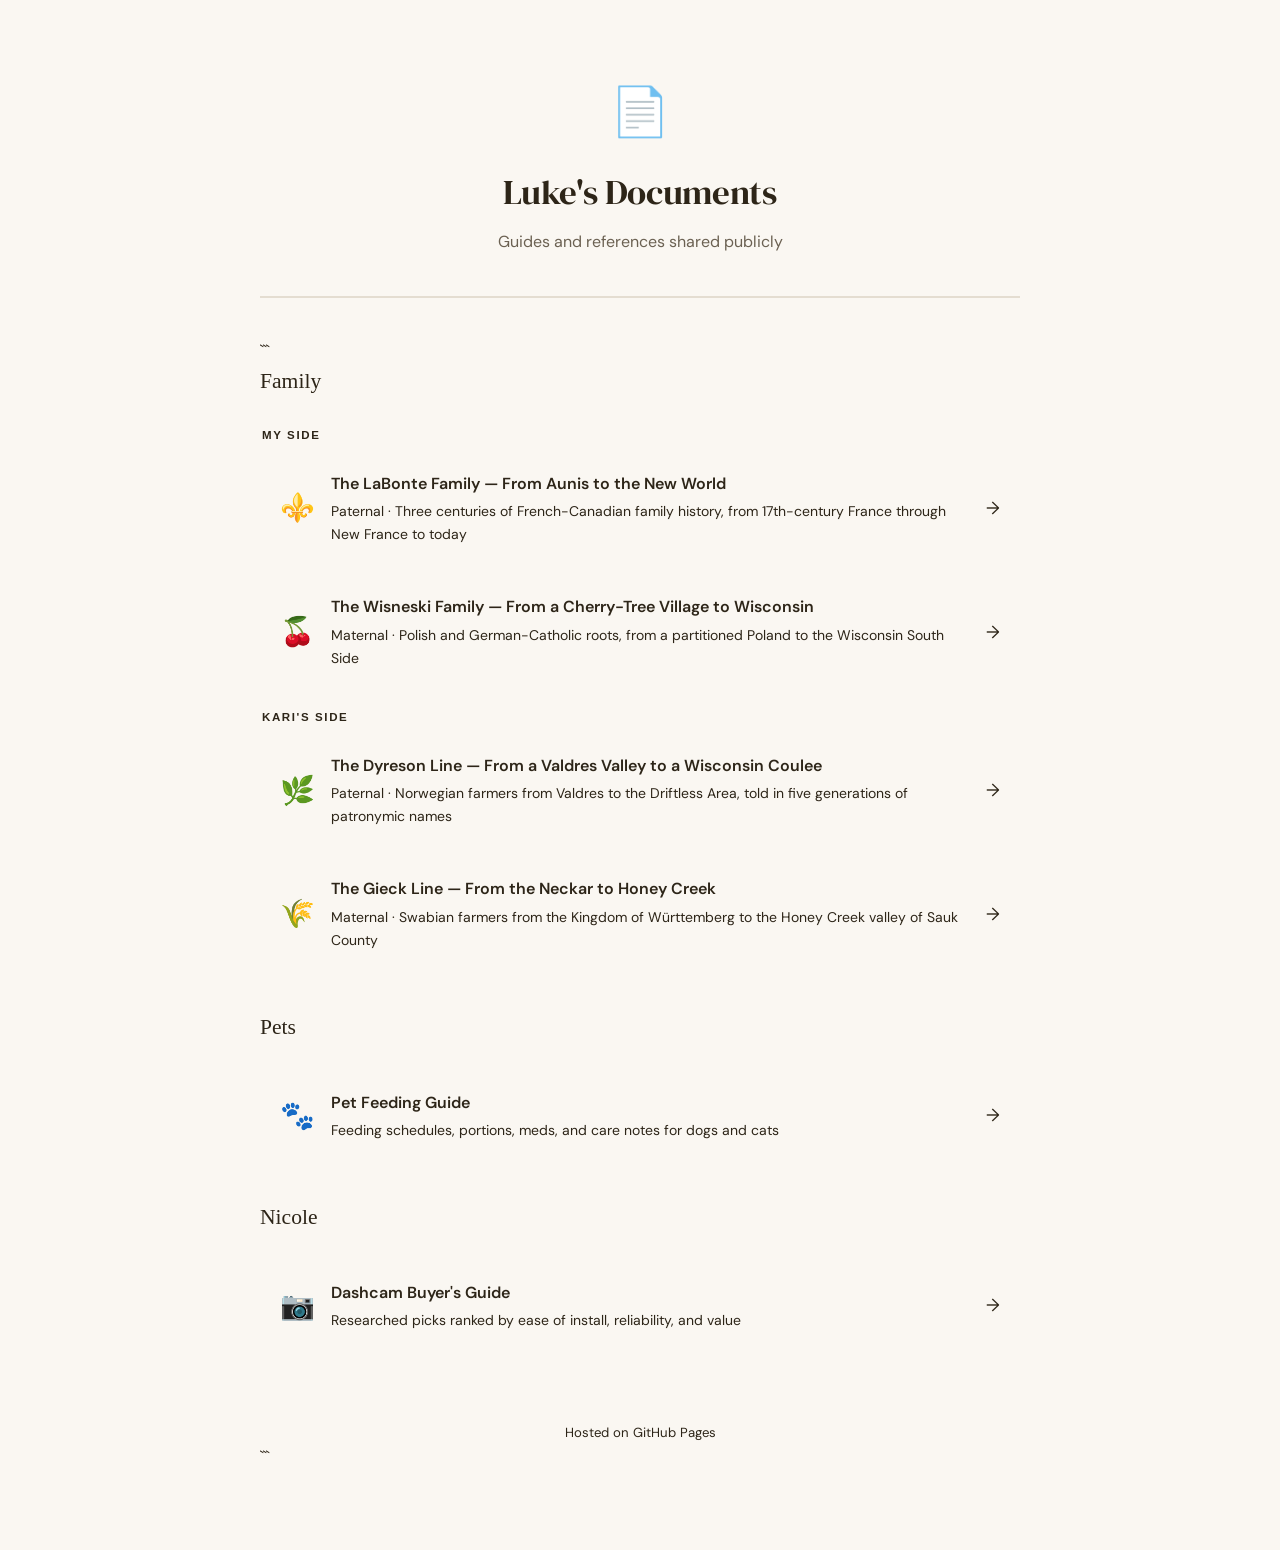
<file: index.html>
<!DOCTYPE html>

<html lang="en">
<head>
<meta charset="UTF-8">
<meta name="viewport" content="width=device-width, initial-scale=1.0">
<title>Luke's Documents</title>
<meta name="description" content="Guides and references — pet care, dashcam picks, family history, and more.">
<meta property="og:title" content="Luke's Documents">
<meta property="og:description" content="Guides and references — pet care, dashcam picks, family history, and more.">
<meta property="og:type" content="website">
<meta property="og:url" content="https://lukelabonte.github.io/public-documents/">
<meta property="og:image" content="https://lukelabonte.github.io/public-documents/preview.png">
<meta name="twitter:card" content="summary_large_image">
<meta name="twitter:title" content="Luke's Documents">
<meta name="twitter:description" content="Guides and references — pet care, dashcam picks, family history, and more.">
<meta name="twitter:image" content="https://lukelabonte.github.io/public-documents/preview.png">
<link href="https://fonts.googleapis.com/css2?family=DM+Serif+Display&family=DM+Sans:ital,wght@0,400;0,500;0,600;0,700;1,400&display=swap" rel="stylesheet">
<link rel="stylesheet" href="styles.css">
<style>
/* Index page: bump header bottom margin slightly */
.header { margin-bottom: 40px; }

/* ─── Section ──────────────────────────────────────────────────────── */
.section { margin-bottom: 40px; }
.section-title {
font-family: ‘DM Serif Display’, serif;
font-size: 1.35rem;
font-weight: 400;
color: var(–text);
margin-bottom: 16px;
padding-bottom: 10px;
border-bottom: 1.5px solid var(–border);
}

/* ─── Sub-section label (Luke’s side / Kari’s side) ────────────────── */
.sub-label {
font-family: ‘DM Sans’, sans-serif;
font-size: 0.72rem;
letter-spacing: 0.14em;
text-transform: uppercase;
color: var(–accent, #B5632E);
margin: 8px 0 8px 2px;
font-weight: 600;
}

/* ─── Document Card ────────────────────────────────────────────────── */
.doc-card {
display: flex;
align-items: center;
gap: 16px;
background: var(–surface);
border: 1.5px solid var(–border);
border-radius: var(–radius);
padding: 18px 20px;
margin-bottom: 12px;
text-decoration: none;
color: inherit;
box-shadow: var(–shadow-sm);
transition: border-color 0.15s, box-shadow 0.15s, transform 0.1s;
}
.doc-card:hover {
border-color: var(–accent-light);
box-shadow: var(–shadow-md);
transform: translateY(-1px);
}
.doc-icon {
font-size: 28px;
flex-shrink: 0;
}
.doc-info {
flex: 1;
min-width: 0;
}
.doc-title {
font-weight: 600;
font-size: 1rem;
color: var(–text);
margin-bottom: 3px;
}
.doc-description {
font-size: 0.875rem;
color: var(–text-muted);
}
.doc-arrow {
color: var(–accent-light);
font-size: 1.1rem;
flex-shrink: 0;
}

/* ─── Footer ───────────────────────────────────────────────────────── */
.footer {
text-align: center;
padding-top: 32px;
border-top: 1.5px solid var(–border);
color: var(–text-light);
font-size: 0.825rem;
}
</style>

</head>
<body>
  <div class="container">
    <div class="header">
      <div class="header-icon">📄</div>
      <h1>Luke's Documents</h1>
      <p class="subtitle">Guides and references shared publicly</p>
    </div>

```
<div class="section">
  <div class="section-title">Family</div>

  <div class="sub-label">My side</div>
  <a href="labonte/family-history.html" class="doc-card">
    <div class="doc-icon">⚜️</div>
    <div class="doc-info">
      <div class="doc-title">The LaBonte Family — From Aunis to the New World</div>
      <div class="doc-description">Paternal · Three centuries of French-Canadian family history, from 17th-century France through New France to today</div>
    </div>
    <div class="doc-arrow">→</div>
  </a>
  <a href="wisneski/family-history.html" class="doc-card">
    <div class="doc-icon">🍒</div>
    <div class="doc-info">
      <div class="doc-title">The Wisneski Family — From a Cherry-Tree Village to Wisconsin</div>
      <div class="doc-description">Maternal · Polish and German-Catholic roots, from a partitioned Poland to the Wisconsin South Side</div>
    </div>
    <div class="doc-arrow">→</div>
  </a>

  <div class="sub-label" style="margin-top: 20px;">Kari's side</div>
  <a href="dyreson/family-history.html" class="doc-card">
    <div class="doc-icon">🌿</div>
    <div class="doc-info">
      <div class="doc-title">The Dyreson Line — From a Valdres Valley to a Wisconsin Coulee</div>
      <div class="doc-description">Paternal · Norwegian farmers from Valdres to the Driftless Area, told in five generations of patronymic names</div>
    </div>
    <div class="doc-arrow">→</div>
  </a>
  <a href="gieck/family-history.html" class="doc-card">
    <div class="doc-icon">🌾</div>
    <div class="doc-info">
      <div class="doc-title">The Gieck Line — From the Neckar to Honey Creek</div>
      <div class="doc-description">Maternal · Swabian farmers from the Kingdom of Württemberg to the Honey Creek valley of Sauk County</div>
    </div>
    <div class="doc-arrow">→</div>
  </a>
</div>

<div class="section">
  <div class="section-title">Pets</div>
  <a href="pets/pet-feeding-guide.html" class="doc-card">
    <div class="doc-icon">🐾</div>
    <div class="doc-info">
      <div class="doc-title">Pet Feeding Guide</div>
      <div class="doc-description">Feeding schedules, portions, meds, and care notes for dogs and cats</div>
    </div>
    <div class="doc-arrow">→</div>
  </a>
</div>

<div class="section">
  <div class="section-title">Nicole</div>
  <a href="nicole/dashcam-guide.html" class="doc-card">
    <div class="doc-icon">📷</div>
    <div class="doc-info">
      <div class="doc-title">Dashcam Buyer's Guide</div>
      <div class="doc-description">Researched picks ranked by ease of install, reliability, and value</div>
    </div>
    <div class="doc-arrow">→</div>
  </a>
</div>

<div class="footer">
  Hosted on GitHub Pages
</div>
```

  </div>
</body>
</html>
</file>
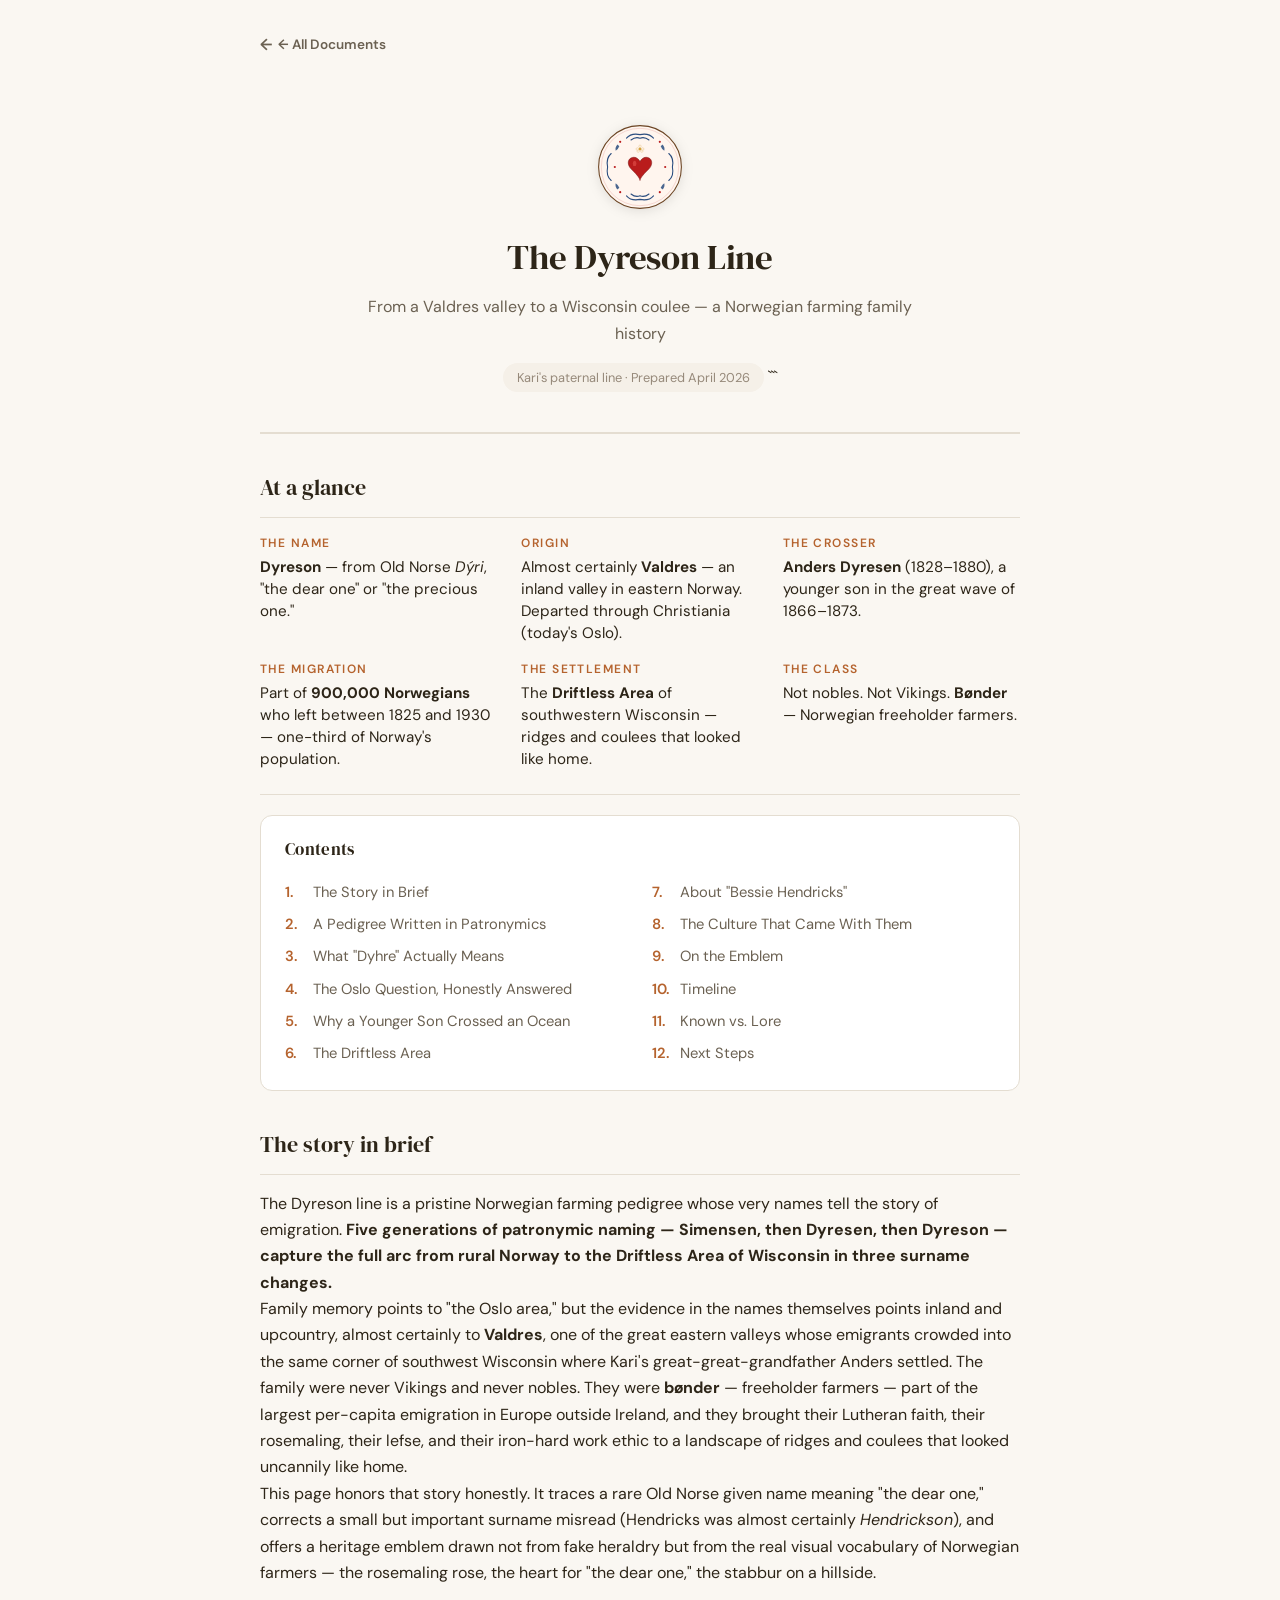
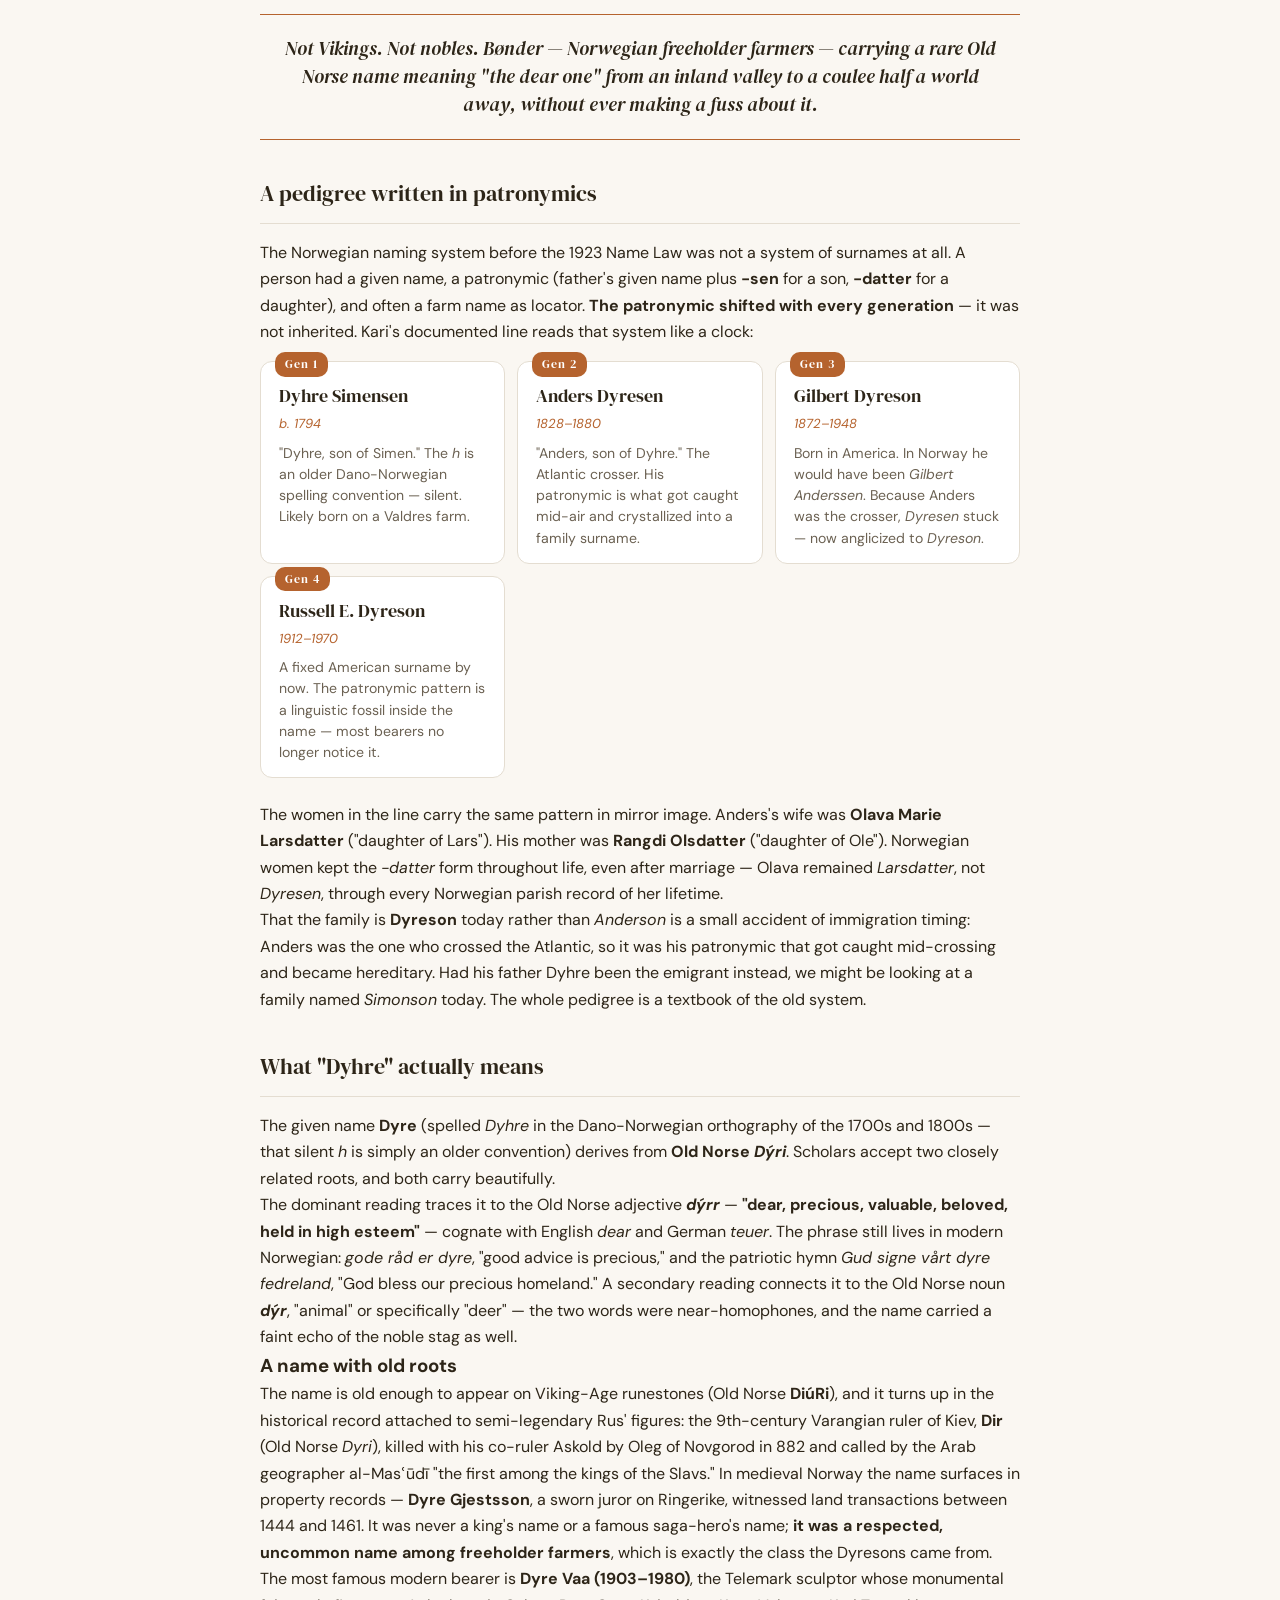
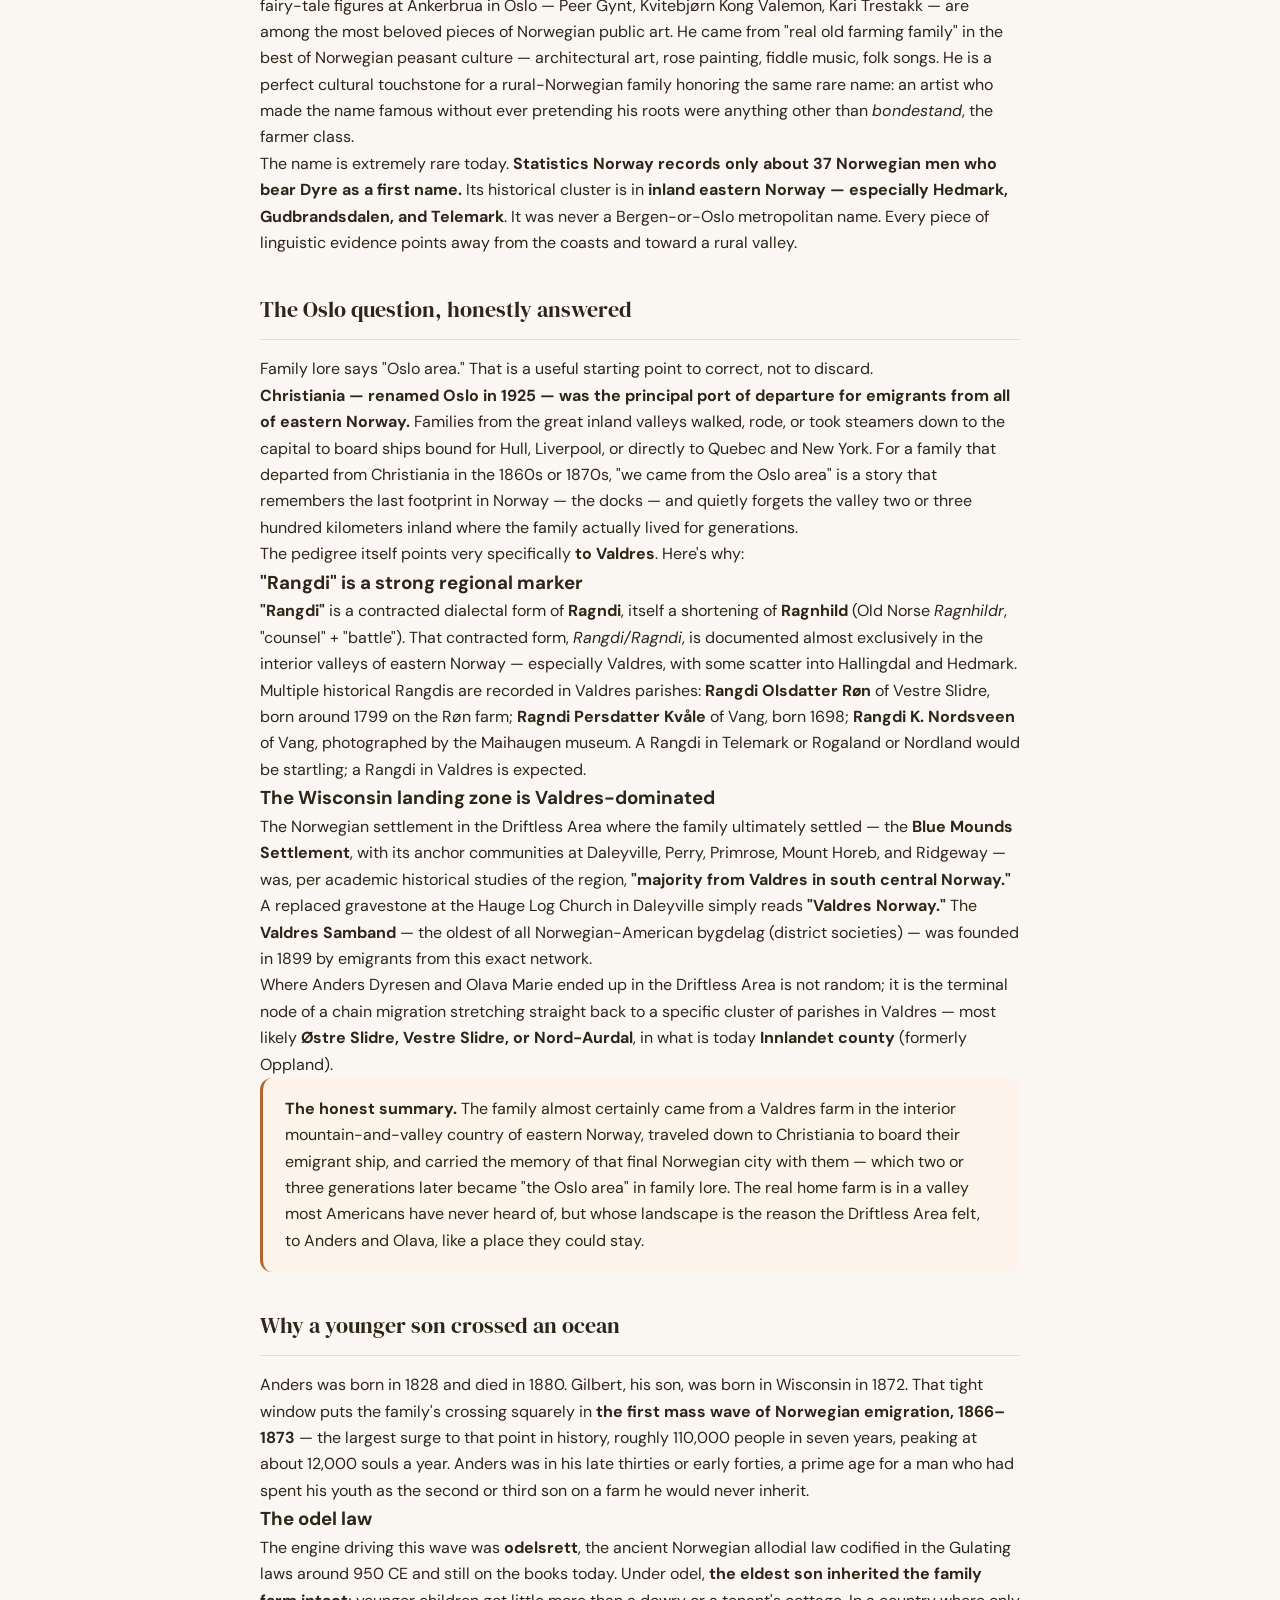
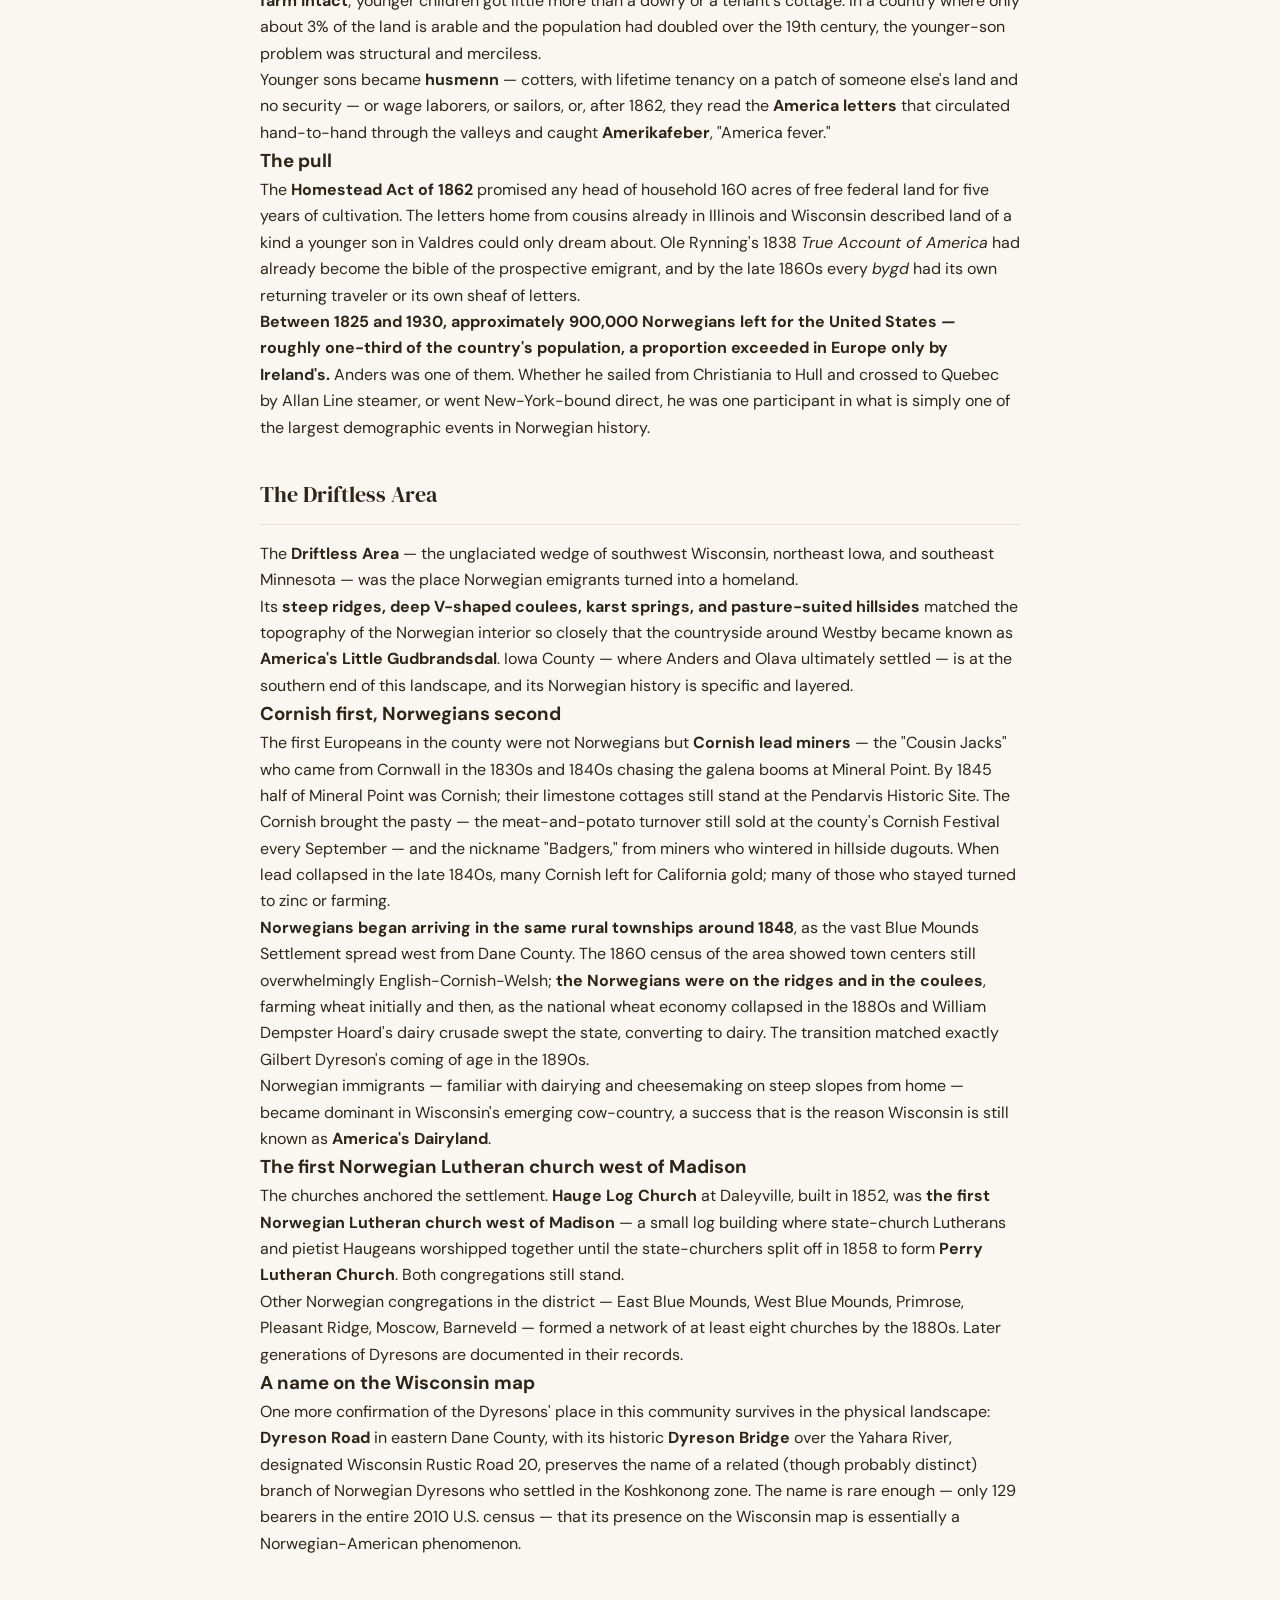
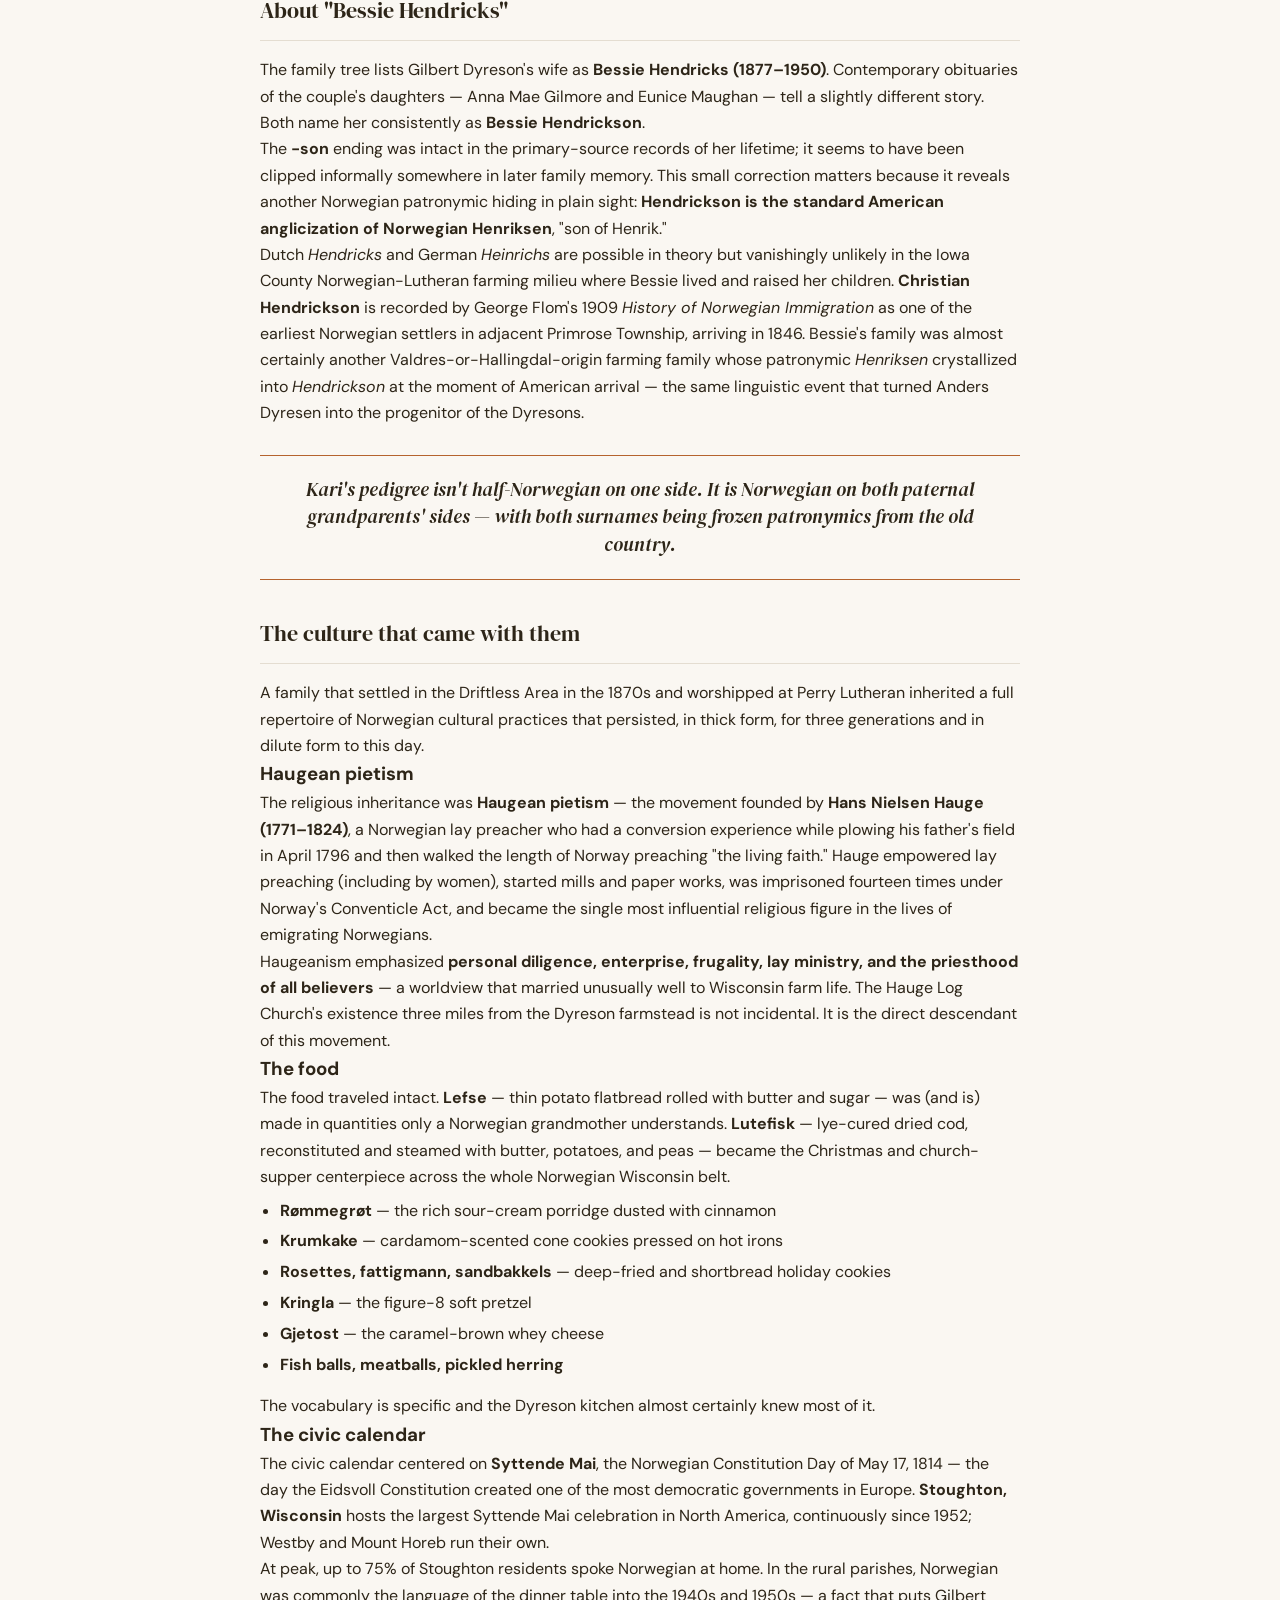
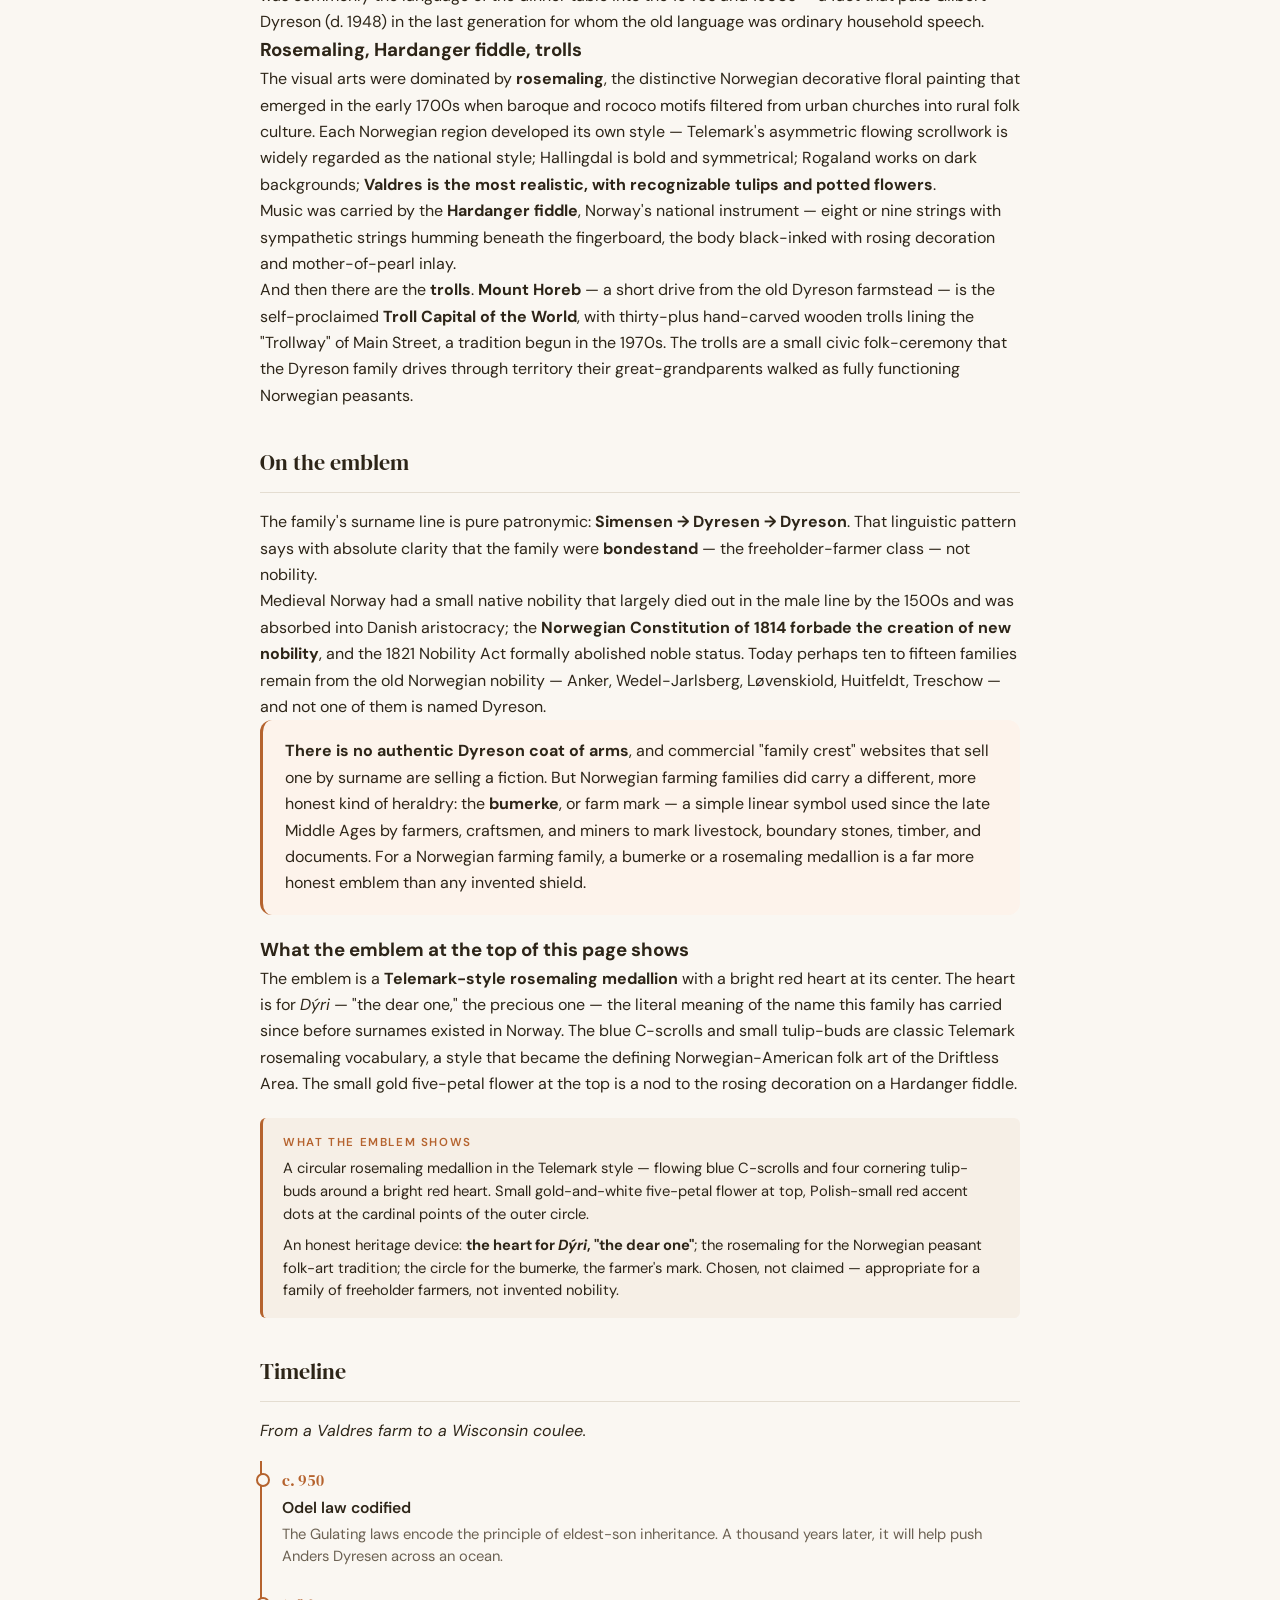
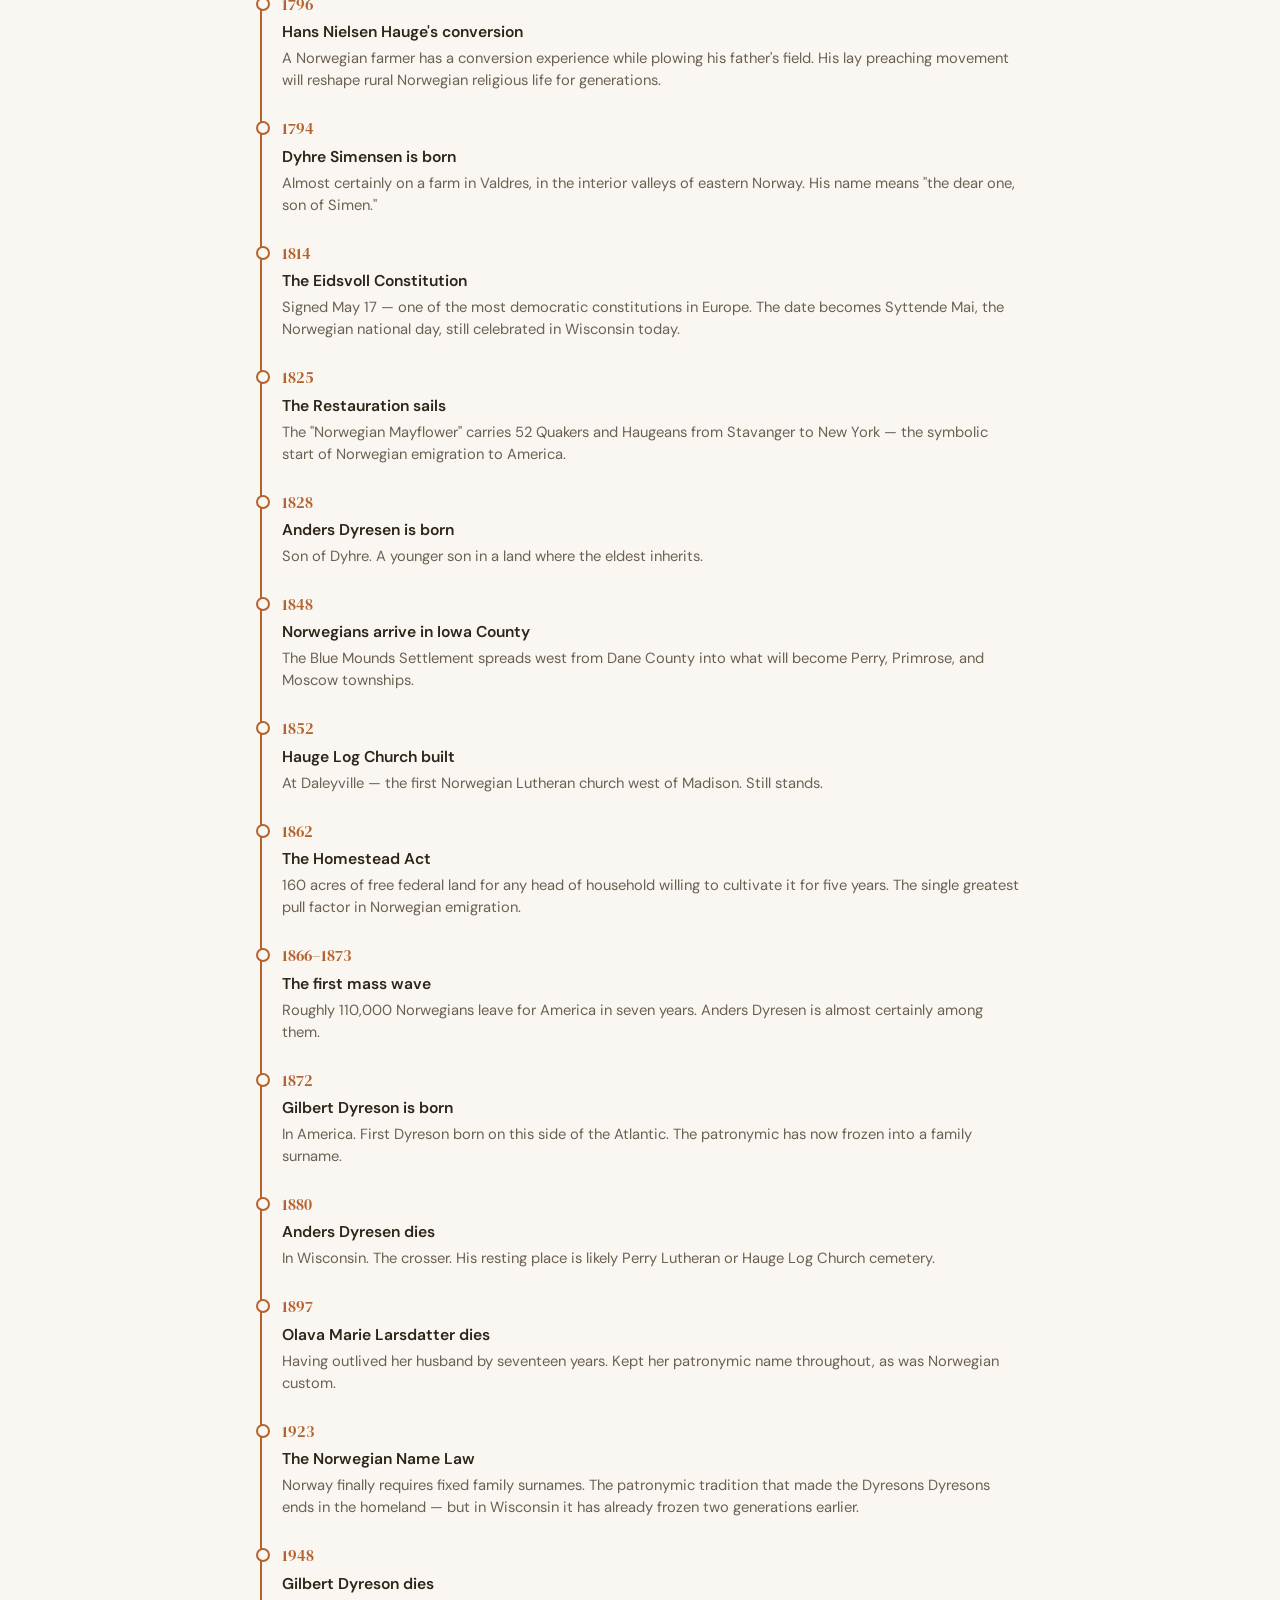
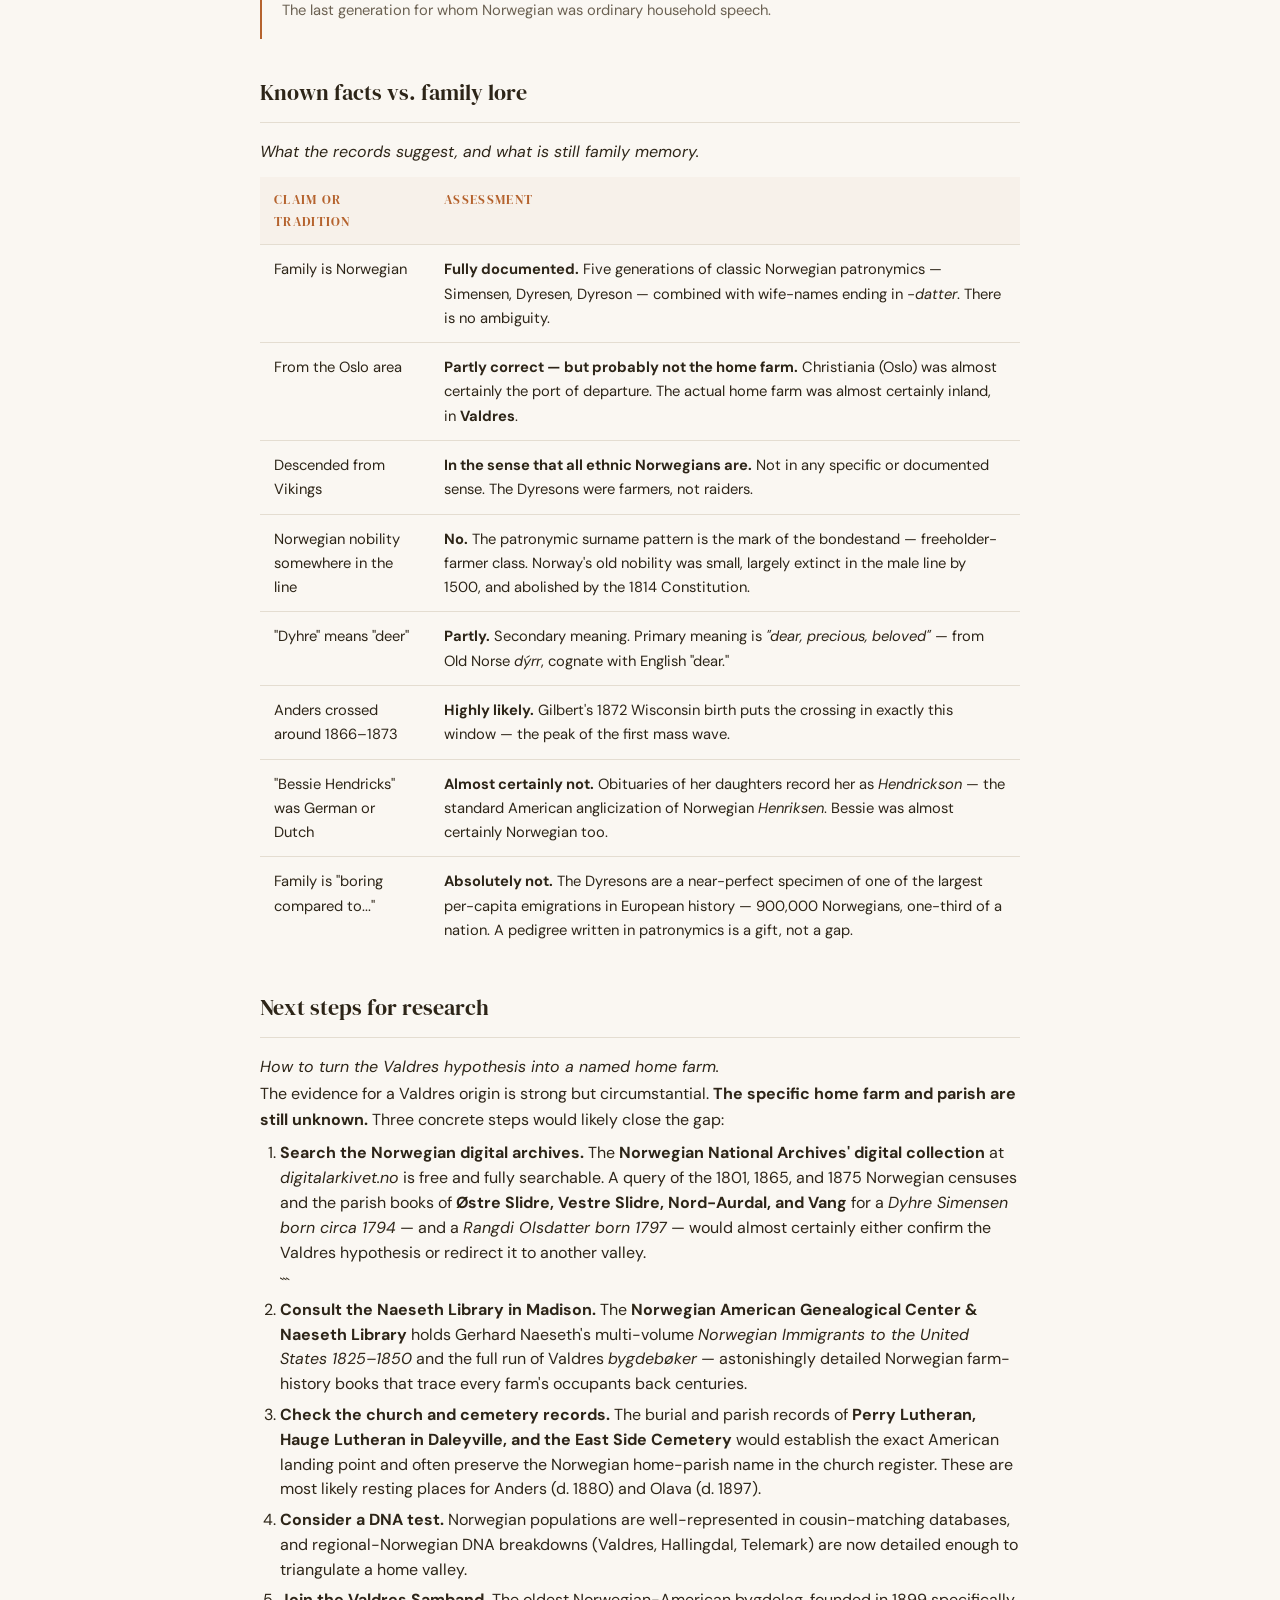
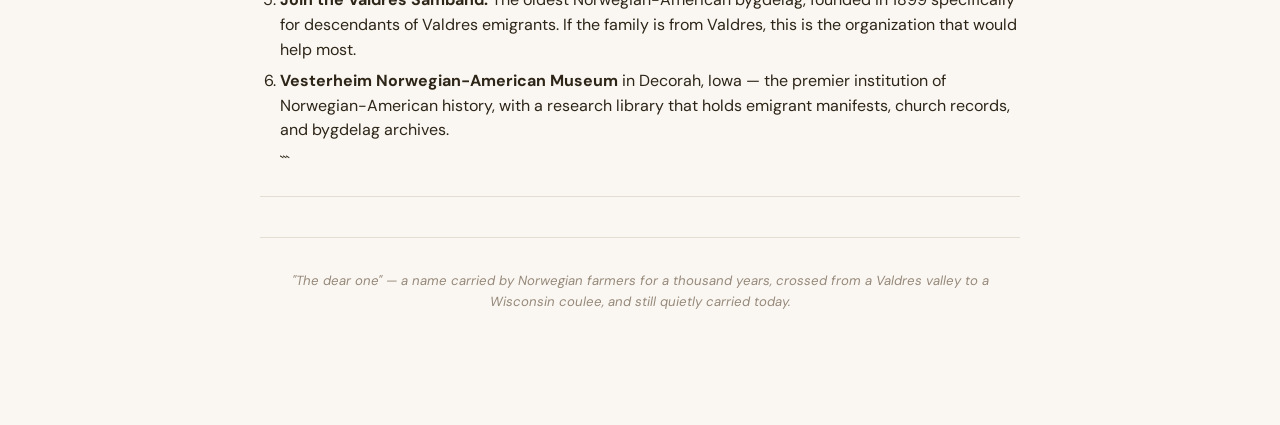
<file: dyreson/family-history.html>
<!DOCTYPE html>

<html lang="en">
<head>
<meta charset="UTF-8">
<meta name="viewport" content="width=device-width, initial-scale=1.0">
<meta name="color-scheme" content="light dark">
<title>The Dyreson Line — From a Valdres Valley to a Wisconsin Coulee</title>
<meta name="description" content="The Dyreson family history — Norwegian farmers from Valdres to the Driftless Area of Wisconsin, told in five generations of patronymic names.">
<meta property="og:title" content="The Dyreson Line — From a Valdres Valley to a Wisconsin Coulee">
<meta property="og:description" content="The Dyreson family history — Norwegian farmers from Valdres to the Driftless Area of Wisconsin, told in five generations of patronymic names.">
<meta property="og:type" content="website">
<meta property="og:url" content="https://lukelabonte.github.io/public-documents/dyreson/family-history.html">
<meta property="og:image" content="https://lukelabonte.github.io/public-documents/preview.png">
<meta name="twitter:card" content="summary_large_image">
<meta name="twitter:title" content="The Dyreson Line — From a Valdres Valley to a Wisconsin Coulee">
<meta name="twitter:description" content="The Dyreson family history — Norwegian farmers from Valdres to the Driftless Area of Wisconsin, told in five generations of patronymic names.">
<meta name="twitter:image" content="https://lukelabonte.github.io/public-documents/preview.png">
<link href="https://fonts.googleapis.com/css2?family=DM+Serif+Display&family=DM+Sans:ital,wght@0,400;0,500;0,600;0,700;1,400&display=swap" rel="stylesheet">
<link rel="stylesheet" href="../styles.css">

<style>
/* Page-specific styles only — everything else uses the shared design system */

/* Rosemaling-inspired emblem — header icon */
.crest {
  width: 90px;
  height: auto;
  margin: 0 auto 16px;
  display: block;
  filter: drop-shadow(0 2px 6px rgba(0,0,0,0.1));
}

/* TOC */
.toc {
  background: var(--surface, #fff);
  border: 1.5px solid var(--border, #e5dfd5);
  border-radius: var(--radius, 12px);
  padding: 20px 24px;
  margin: 0 0 32px;
}
.toc-title {
  font-family: 'DM Serif Display', serif;
  font-size: 1.05rem;
  margin: 0 0 12px;
  color: var(--text, #2a2623);
  letter-spacing: 0.02em;
}
.toc ol {
  margin: 0;
  padding: 0;
  list-style: none;
  counter-reset: toc;
  columns: 2;
  column-gap: 24px;
}
.toc li {
  counter-increment: toc;
  break-inside: avoid;
  padding: 4px 0;
  font-size: 0.92rem;
}
.toc li::before {
  content: counter(toc) ".";
  color: var(--accent, #B5632E);
  font-weight: 600;
  margin-right: 6px;
  min-width: 1.5em;
  display: inline-block;
}
.toc a {
  color: var(--text-muted, #5a5048);
  text-decoration: none;
  border-bottom: 1px dotted transparent;
}
.toc a:hover {
  color: var(--accent, #B5632E);
  border-bottom-color: var(--accent, #B5632E);
}
@media (max-width: 560px) {
  .toc ol { columns: 1; }
}

/* Pull quote */
.pullquote {
  margin: 28px 0;
  padding: 20px 24px;
  border-top: 1.5px solid var(--accent, #B5632E);
  border-bottom: 1.5px solid var(--accent, #B5632E);
  text-align: center;
  font-family: 'DM Serif Display', serif;
  font-size: 1.2rem;
  line-height: 1.45;
  color: var(--text, #2a2623);
  font-style: italic;
}

/* Timeline */
.timeline {
  margin: 16px 0 24px;
  border-left: 2px solid var(--accent, #B5632E);
  padding-left: 20px;
}
.tl-item {
  position: relative;
  padding: 6px 0 18px;
}
.tl-item::before {
  content: "";
  position: absolute;
  left: -26px;
  top: 12px;
  width: 10px;
  height: 10px;
  border-radius: 50%;
  background: var(--bg, #FAF7F2);
  border: 2px solid var(--accent, #B5632E);
}
.tl-year {
  font-family: 'DM Serif Display', serif;
  font-size: 1rem;
  color: var(--accent, #B5632E);
  margin-bottom: 2px;
}
.tl-title {
  font-weight: 600;
  font-size: 0.98rem;
  margin-bottom: 2px;
}
.tl-desc {
  font-size: 0.92rem;
  color: var(--text-muted, #5a5048);
  line-height: 1.5;
}

/* Facts grid */
.facts {
  display: grid;
  grid-template-columns: repeat(auto-fit, minmax(200px, 1fr));
  gap: 16px 24px;
  margin: 16px 0 24px;
}
.fact-label {
  font-size: 0.75rem;
  letter-spacing: 0.12em;
  text-transform: uppercase;
  color: var(--accent, #B5632E);
  font-weight: 600;
  margin-bottom: 2px;
}
.fact-value {
  font-size: 0.95rem;
  color: var(--text, #2a2623);
  line-height: 1.45;
}

/* Patronymic ladder — shows the generational name evolution */
.ladder {
  display: grid;
  grid-template-columns: repeat(auto-fit, minmax(220px, 1fr));
  gap: 12px;
  margin: 16px 0 24px;
  counter-reset: gen;
}
.rung {
  position: relative;
  background: var(--surface, #fff);
  border: 1.5px solid var(--border, #e5dfd5);
  border-radius: var(--radius, 12px);
  padding: 16px 18px 14px;
  counter-increment: gen;
}
.rung-num {
  position: absolute;
  top: -10px;
  left: 14px;
  background: var(--accent, #B5632E);
  color: #fff;
  font-family: 'DM Serif Display', serif;
  font-size: 0.78rem;
  padding: 2px 10px;
  border-radius: 10px;
  letter-spacing: 0.08em;
}
.rung-name {
  font-family: 'DM Serif Display', serif;
  font-size: 1.1rem;
  color: var(--text, #2a2623);
  margin: 4px 0 2px;
}
.rung-years {
  font-size: 0.82rem;
  color: var(--accent, #B5632E);
  font-style: italic;
  margin-bottom: 8px;
}
.rung-desc {
  font-size: 0.88rem;
  color: var(--text-muted, #5a5048);
  line-height: 1.5;
}

/* Heritage places */
.places-grid {
  display: grid;
  grid-template-columns: repeat(auto-fit, minmax(220px, 1fr));
  gap: 14px;
  margin: 16px 0 24px;
}
.place {
  background: var(--surface, #fff);
  border: 1.5px solid var(--border, #e5dfd5);
  border-radius: var(--radius, 12px);
  padding: 16px 18px;
}
.place-name {
  font-family: 'DM Serif Display', serif;
  font-size: 1.1rem;
  margin-bottom: 2px;
  color: var(--text, #2a2623);
}
.place-tag {
  display: inline-block;
  font-size: 0.7rem;
  letter-spacing: 0.12em;
  text-transform: uppercase;
  color: var(--accent, #B5632E);
  background: rgba(181, 99, 46, 0.08);
  padding: 2px 8px;
  border-radius: 4px;
  margin-bottom: 8px;
}
.place-desc {
  font-size: 0.9rem;
  color: var(--text-muted, #5a5048);
  line-height: 1.5;
}

/* Known vs Lore table */
.known-table {
  width: 100%;
  border-collapse: collapse;
  margin: 12px 0 24px;
  font-size: 0.92rem;
}
.known-table th,
.known-table td {
  text-align: left;
  padding: 12px 14px;
  border-bottom: 1px solid var(--border, #e5dfd5);
  vertical-align: top;
}
.known-table th {
  font-family: 'DM Serif Display', serif;
  font-weight: 400;
  font-size: 0.82rem;
  letter-spacing: 0.1em;
  text-transform: uppercase;
  color: var(--accent, #B5632E);
  background: rgba(181, 99, 46, 0.04);
}
.known-table tr:last-child td { border-bottom: none; }
@media (max-width: 560px) {
  .known-table, .known-table tbody, .known-table tr, .known-table td, .known-table th {
    display: block;
    width: 100%;
  }
  .known-table thead { display: none; }
  .known-table td {
    padding: 8px 0;
    border-bottom: none;
  }
  .known-table tr {
    padding: 12px 0;
    border-bottom: 1px solid var(--border, #e5dfd5);
  }
  .known-table tr:last-child { border-bottom: none; }
  .known-table td:first-child {
    font-weight: 600;
    color: var(--text, #2a2623);
  }
}

/* Emblem callout */
.blazon {
  margin: 20px 0;
  padding: 16px 20px;
  background: rgba(181, 99, 46, 0.06);
  border-left: 3px solid var(--accent, #B5632E);
  border-radius: 6px;
  font-size: 0.92rem;
  line-height: 1.55;
}
.blazon-label {
  font-size: 0.72rem;
  letter-spacing: 0.14em;
  text-transform: uppercase;
  color: var(--accent, #B5632E);
  font-weight: 600;
  margin-bottom: 6px;
}

/* Simple list spacing in prose */
.prose ul, .prose ol { margin: 8px 0 16px 20px; }
.prose li { margin-bottom: 6px; line-height: 1.55; }
</style>

</head>
<body>

<div class="container">

<a href="../index.html" class="back-btn">← All Documents</a>

  <div class="header">
    <!-- Rosemaling-inspired medallion with heart (for Dýri = "the dear one") -->
    <svg class="crest" viewBox="0 0 100 100" xmlns="http://www.w3.org/2000/svg" aria-label="A rosemaling medallion with a red heart at center — the Dyreson emblem">
      <!-- Outer circular border -->
      <circle cx="50" cy="50" r="46" fill="#fff5ee" stroke="#6b4423" stroke-width="1.2"/>
      <circle cx="50" cy="50" r="43" fill="none" stroke="#b91c1c" stroke-width="0.4" opacity="0.4"/>

```
  <!-- Telemark-style C-scrolls around the border -->
  <g fill="none" stroke="#2a4d7f" stroke-width="1.2" stroke-linecap="round">
    <!-- Top scroll -->
    <path d="M 35 18 Q 40 12 50 14 Q 60 12 65 18"/>
    <path d="M 40 20 Q 45 16 50 18 Q 55 16 60 20"/>
    <!-- Bottom scroll -->
    <path d="M 35 82 Q 40 88 50 86 Q 60 88 65 82"/>
    <path d="M 40 80 Q 45 84 50 82 Q 55 84 60 80"/>
    <!-- Left scroll -->
    <path d="M 18 35 Q 12 40 14 50 Q 12 60 18 65"/>
    <!-- Right scroll -->
    <path d="M 82 35 Q 88 40 86 50 Q 88 60 82 65"/>
  </g>

  <!-- Decorative leaves/tulips in corners, Telemark style -->
  <g fill="#2a4d7f" opacity="0.85">
    <path d="M 25 25 Q 22 28 23 32 Q 26 30 27 27 Z"/>
    <path d="M 75 25 Q 78 28 77 32 Q 74 30 73 27 Z"/>
    <path d="M 25 75 Q 22 72 23 68 Q 26 70 27 73 Z"/>
    <path d="M 75 75 Q 78 72 77 68 Q 74 70 73 73 Z"/>
  </g>

  <!-- Small red accent drops -->
  <g fill="#b91c1c">
    <circle cx="28" cy="22" r="1.2"/>
    <circle cx="72" cy="22" r="1.2"/>
    <circle cx="28" cy="78" r="1.2"/>
    <circle cx="72" cy="78" r="1.2"/>
    <circle cx="22" cy="50" r="1.2"/>
    <circle cx="78" cy="50" r="1.2"/>
  </g>

  <!-- Central heart — for Dýri, "the dear/precious one" -->
  <path d="M 50 65 C 50 62, 44 56, 40 52 C 36 48, 36 42, 40 40 C 44 38, 48 40, 50 44 C 52 40, 56 38, 60 40 C 64 42, 64 48, 60 52 C 56 56, 50 62, 50 65 Z"
        fill="#b91c1c" stroke="#7a1212" stroke-width="0.6"/>

  <!-- Heart highlight -->
  <ellipse cx="44" cy="46" rx="2" ry="3" fill="#e85a52" opacity="0.55"/>

  <!-- Small gold five-petal flower at top center -->
  <g transform="translate(50 30)">
    <circle cx="0" cy="0" r="1.6" fill="#d4a340"/>
    <circle cx="-3" cy="0" r="1.4" fill="#fff5ee" stroke="#d4a340" stroke-width="0.3"/>
    <circle cx="3" cy="0" r="1.4" fill="#fff5ee" stroke="#d4a340" stroke-width="0.3"/>
    <circle cx="0" cy="-3" r="1.4" fill="#fff5ee" stroke="#d4a340" stroke-width="0.3"/>
    <circle cx="-2" cy="2.4" r="1.3" fill="#fff5ee" stroke="#d4a340" stroke-width="0.3"/>
    <circle cx="2" cy="2.4" r="1.3" fill="#fff5ee" stroke="#d4a340" stroke-width="0.3"/>
    <circle cx="0" cy="0" r="0.8" fill="#d4a340"/>
  </g>
</svg>
<h1>The Dyreson Line</h1>
<p class="subtitle">From a Valdres valley to a Wisconsin coulee &mdash; a Norwegian farming family history</p>
<div class="updated">Kari's paternal line &middot; Prepared April 2026</div>
```

  </div>

  <!-- ================= AT A GLANCE ================= -->

  <h2 class="section-heading">At a glance</h2>
  <div class="facts">
    <div>
      <div class="fact-label">The Name</div>
      <div class="fact-value"><strong>Dyreson</strong> &mdash; from Old Norse <em>Dýri</em>, "the dear one" or "the precious one."</div>
    </div>
    <div>
      <div class="fact-label">Origin</div>
      <div class="fact-value">Almost certainly <strong>Valdres</strong> &mdash; an inland valley in eastern Norway. Departed through Christiania (today's Oslo).</div>
    </div>
    <div>
      <div class="fact-label">The Crosser</div>
      <div class="fact-value"><strong>Anders Dyresen</strong> (1828&ndash;1880), a younger son in the great wave of 1866&ndash;1873.</div>
    </div>
    <div>
      <div class="fact-label">The Migration</div>
      <div class="fact-value">Part of <strong>900,000 Norwegians</strong> who left between 1825 and 1930 &mdash; one-third of Norway's population.</div>
    </div>
    <div>
      <div class="fact-label">The Settlement</div>
      <div class="fact-value">The <strong>Driftless Area</strong> of southwestern Wisconsin &mdash; ridges and coulees that looked like home.</div>
    </div>
    <div>
      <div class="fact-label">The Class</div>
      <div class="fact-value">Not nobles. Not Vikings. <strong>Bønder</strong> &mdash; Norwegian freeholder farmers.</div>
    </div>
  </div>

  <div class="divider"></div>

  <!-- ================= TOC ================= -->

  <div class="toc">
    <div class="toc-title">Contents</div>
    <ol>
      <li><a href="#story">The Story in Brief</a></li>
      <li><a href="#patronymics">A Pedigree Written in Patronymics</a></li>
      <li><a href="#dyhre">What "Dyhre" Actually Means</a></li>
      <li><a href="#valdres">The Oslo Question, Honestly Answered</a></li>
      <li><a href="#odel">Why a Younger Son Crossed an Ocean</a></li>
      <li><a href="#driftless">The Driftless Area</a></li>
      <li><a href="#hendricks">About "Bessie Hendricks"</a></li>
      <li><a href="#culture">The Culture That Came With Them</a></li>
      <li><a href="#emblem">On the Emblem</a></li>
      <li><a href="#timeline">Timeline</a></li>
      <li><a href="#documented">Known vs. Lore</a></li>
      <li><a href="#next">Next Steps</a></li>
    </ol>
  </div>

  <!-- ================= STORY IN BRIEF ================= -->

  <div class="prose">

  <h2 id="story" class="section-heading">The story in brief</h2>

  <p>The Dyreson line is a pristine Norwegian farming pedigree whose very names tell the story of emigration. <strong>Five generations of patronymic naming &mdash; Simensen, then Dyresen, then Dyreson &mdash; capture the full arc from rural Norway to the Driftless Area of Wisconsin in three surname changes.</strong></p>

  <p>Family memory points to "the Oslo area," but the evidence in the names themselves points inland and upcountry, almost certainly to <strong>Valdres</strong>, one of the great eastern valleys whose emigrants crowded into the same corner of southwest Wisconsin where Kari's great-great-grandfather Anders settled. The family were never Vikings and never nobles. They were <strong>bønder</strong> &mdash; freeholder farmers &mdash; part of the largest per-capita emigration in Europe outside Ireland, and they brought their Lutheran faith, their rosemaling, their lefse, and their iron-hard work ethic to a landscape of ridges and coulees that looked uncannily like home.</p>

  <p>This page honors that story honestly. It traces a rare Old Norse given name meaning "the dear one," corrects a small but important surname misread (Hendricks was almost certainly <em>Hendrickson</em>), and offers a heritage emblem drawn not from fake heraldry but from the real visual vocabulary of Norwegian farmers &mdash; the rosemaling rose, the heart for "the dear one," the stabbur on a hillside.</p>

  <div class="pullquote">
    Not Vikings. Not nobles. <em>Bønder</em> &mdash; Norwegian freeholder farmers &mdash; carrying a rare Old Norse name meaning "the dear one" from an inland valley to a coulee half a world away, without ever making a fuss about it.
  </div>

  <!-- ================= PATRONYMICS ================= -->

  <h2 id="patronymics" class="section-heading">A pedigree written in patronymics</h2>

  <p>The Norwegian naming system before the 1923 Name Law was not a system of surnames at all. A person had a given name, a patronymic (father's given name plus <strong>-sen</strong> for a son, <strong>-datter</strong> for a daughter), and often a farm name as locator. <strong>The patronymic shifted with every generation</strong> &mdash; it was not inherited. Kari's documented line reads that system like a clock:</p>

  </div><!-- /prose -->

  <div class="ladder">
    <div class="rung">
      <div class="rung-num">Gen 1</div>
      <div class="rung-name">Dyhre Simensen</div>
      <div class="rung-years">b. 1794</div>
      <div class="rung-desc">"Dyhre, son of Simen." The <em>h</em> is an older Dano-Norwegian spelling convention &mdash; silent. Likely born on a Valdres farm.</div>
    </div>
    <div class="rung">
      <div class="rung-num">Gen 2</div>
      <div class="rung-name">Anders Dyresen</div>
      <div class="rung-years">1828&ndash;1880</div>
      <div class="rung-desc">"Anders, son of Dyhre." The Atlantic crosser. His patronymic is what got caught mid-air and crystallized into a family surname.</div>
    </div>
    <div class="rung">
      <div class="rung-num">Gen 3</div>
      <div class="rung-name">Gilbert Dyreson</div>
      <div class="rung-years">1872&ndash;1948</div>
      <div class="rung-desc">Born in America. In Norway he would have been <em>Gilbert Anderssen</em>. Because Anders was the crosser, <em>Dyresen</em> stuck &mdash; now anglicized to <em>Dyreson</em>.</div>
    </div>
    <div class="rung">
      <div class="rung-num">Gen 4</div>
      <div class="rung-name">Russell E. Dyreson</div>
      <div class="rung-years">1912&ndash;1970</div>
      <div class="rung-desc">A fixed American surname by now. The patronymic pattern is a linguistic fossil inside the name &mdash; most bearers no longer notice it.</div>
    </div>
  </div>

  <div class="prose">

  <p>The women in the line carry the same pattern in mirror image. Anders's wife was <strong>Olava Marie Larsdatter</strong> ("daughter of Lars"). His mother was <strong>Rangdi Olsdatter</strong> ("daughter of Ole"). Norwegian women kept the <em>-datter</em> form throughout life, even after marriage &mdash; Olava remained <em>Larsdatter</em>, not <em>Dyresen</em>, through every Norwegian parish record of her lifetime.</p>

  <p>That the family is <strong>Dyreson</strong> today rather than <em>Anderson</em> is a small accident of immigration timing: Anders was the one who crossed the Atlantic, so it was his patronymic that got caught mid-crossing and became hereditary. Had his father Dyhre been the emigrant instead, we might be looking at a family named <em>Simonson</em> today. The whole pedigree is a textbook of the old system.</p>

  <!-- ================= DYHRE ================= -->

  <h2 id="dyhre" class="section-heading">What "Dyhre" actually means</h2>

  <p>The given name <strong>Dyre</strong> (spelled <em>Dyhre</em> in the Dano-Norwegian orthography of the 1700s and 1800s &mdash; that silent <em>h</em> is simply an older convention) derives from <strong>Old Norse <em>Dýri</em></strong>. Scholars accept two closely related roots, and both carry beautifully.</p>

  <p>The dominant reading traces it to the Old Norse adjective <strong><em>dýrr</em></strong> &mdash; <strong>"dear, precious, valuable, beloved, held in high esteem"</strong> &mdash; cognate with English <em>dear</em> and German <em>teuer</em>. The phrase still lives in modern Norwegian: <em>gode råd er dyre</em>, "good advice is precious," and the patriotic hymn <em>Gud signe vårt dyre fedreland</em>, "God bless our precious homeland." A secondary reading connects it to the Old Norse noun <strong><em>dýr</em></strong>, "animal" or specifically "deer" &mdash; the two words were near-homophones, and the name carried a faint echo of the noble stag as well.</p>

  <h3>A name with old roots</h3>

  <p>The name is old enough to appear on Viking-Age runestones (Old Norse <strong>DiúRi</strong>), and it turns up in the historical record attached to semi-legendary Rus' figures: the 9th-century Varangian ruler of Kiev, <strong>Dir</strong> (Old Norse <em>Dyri</em>), killed with his co-ruler Askold by Oleg of Novgorod in 882 and called by the Arab geographer al-Masʿūdī "the first among the kings of the Slavs." In medieval Norway the name surfaces in property records &mdash; <strong>Dyre Gjestsson</strong>, a sworn juror on Ringerike, witnessed land transactions between 1444 and 1461. It was never a king's name or a famous saga-hero's name; <strong>it was a respected, uncommon name among freeholder farmers</strong>, which is exactly the class the Dyresons came from.</p>

  <p>The most famous modern bearer is <strong>Dyre Vaa (1903&ndash;1980)</strong>, the Telemark sculptor whose monumental fairy-tale figures at Ankerbrua in Oslo &mdash; Peer Gynt, Kvitebjørn Kong Valemon, Kari Trestakk &mdash; are among the most beloved pieces of Norwegian public art. He came from "real old farming family" in the best of Norwegian peasant culture &mdash; architectural art, rose painting, fiddle music, folk songs. He is a perfect cultural touchstone for a rural-Norwegian family honoring the same rare name: an artist who made the name famous without ever pretending his roots were anything other than <em>bondestand</em>, the farmer class.</p>

  <p>The name is extremely rare today. <strong>Statistics Norway records only about 37 Norwegian men who bear Dyre as a first name.</strong> Its historical cluster is in <strong>inland eastern Norway &mdash; especially Hedmark, Gudbrandsdalen, and Telemark</strong>. It was never a Bergen-or-Oslo metropolitan name. Every piece of linguistic evidence points away from the coasts and toward a rural valley.</p>

  <!-- ================= VALDRES ================= -->

  <h2 id="valdres" class="section-heading">The Oslo question, honestly answered</h2>

  <p>Family lore says "Oslo area." That is a useful starting point to correct, not to discard.</p>

  <p><strong>Christiania &mdash; renamed Oslo in 1925 &mdash; was the principal port of departure for emigrants from all of eastern Norway.</strong> Families from the great inland valleys walked, rode, or took steamers down to the capital to board ships bound for Hull, Liverpool, or directly to Quebec and New York. For a family that departed from Christiania in the 1860s or 1870s, "we came from the Oslo area" is a story that remembers the last footprint in Norway &mdash; the docks &mdash; and quietly forgets the valley two or three hundred kilometers inland where the family actually lived for generations.</p>

  <p>The pedigree itself points very specifically <strong>to Valdres</strong>. Here's why:</p>

  <h3>"Rangdi" is a strong regional marker</h3>

  <p><strong>"Rangdi"</strong> is a contracted dialectal form of <strong>Ragndi</strong>, itself a shortening of <strong>Ragnhild</strong> (Old Norse <em>Ragnhildr</em>, "counsel" + "battle"). That contracted form, <em>Rangdi/Ragndi</em>, is documented almost exclusively in the interior valleys of eastern Norway &mdash; especially Valdres, with some scatter into Hallingdal and Hedmark.</p>

  <p>Multiple historical Rangdis are recorded in Valdres parishes: <strong>Rangdi Olsdatter Røn</strong> of Vestre Slidre, born around 1799 on the Røn farm; <strong>Ragndi Persdatter Kvåle</strong> of Vang, born 1698; <strong>Rangdi K. Nordsveen</strong> of Vang, photographed by the Maihaugen museum. A Rangdi in Telemark or Rogaland or Nordland would be startling; a Rangdi in Valdres is expected.</p>

  <h3>The Wisconsin landing zone is Valdres-dominated</h3>

  <p>The Norwegian settlement in the Driftless Area where the family ultimately settled &mdash; the <strong>Blue Mounds Settlement</strong>, with its anchor communities at Daleyville, Perry, Primrose, Mount Horeb, and Ridgeway &mdash; was, per academic historical studies of the region, <strong>"majority from Valdres in south central Norway."</strong> A replaced gravestone at the Hauge Log Church in Daleyville simply reads <strong>"Valdres Norway."</strong> The <strong>Valdres Samband</strong> &mdash; the oldest of all Norwegian-American bygdelag (district societies) &mdash; was founded in 1899 by emigrants from this exact network.</p>

  <p>Where Anders Dyresen and Olava Marie ended up in the Driftless Area is not random; it is the terminal node of a chain migration stretching straight back to a specific cluster of parishes in Valdres &mdash; most likely <strong>Østre Slidre, Vestre Slidre, or Nord-Aurdal</strong>, in what is today <strong>Innlandet county</strong> (formerly Oppland).</p>

  <div class="note note-orange">
    <strong>The honest summary.</strong> The family almost certainly came from a Valdres farm in the interior mountain-and-valley country of eastern Norway, traveled down to Christiania to board their emigrant ship, and carried the memory of that final Norwegian city with them &mdash; which two or three generations later became "the Oslo area" in family lore. The real home farm is in a valley most Americans have never heard of, but whose landscape is the reason the Driftless Area felt, to Anders and Olava, like a place they could stay.
  </div>

  <!-- ================= ODEL ================= -->

  <h2 id="odel" class="section-heading">Why a younger son crossed an ocean</h2>

  <p>Anders was born in 1828 and died in 1880. Gilbert, his son, was born in Wisconsin in 1872. That tight window puts the family's crossing squarely in <strong>the first mass wave of Norwegian emigration, 1866&ndash;1873</strong> &mdash; the largest surge to that point in history, roughly 110,000 people in seven years, peaking at about 12,000 souls a year. Anders was in his late thirties or early forties, a prime age for a man who had spent his youth as the second or third son on a farm he would never inherit.</p>

  <h3>The odel law</h3>

  <p>The engine driving this wave was <strong>odelsrett</strong>, the ancient Norwegian allodial law codified in the Gulating laws around 950 CE and still on the books today. Under odel, <strong>the eldest son inherited the family farm intact</strong>; younger children got little more than a dowry or a tenant's cottage. In a country where only about 3% of the land is arable and the population had doubled over the 19th century, the younger-son problem was structural and merciless.</p>

  <p>Younger sons became <strong>husmenn</strong> &mdash; cotters, with lifetime tenancy on a patch of someone else's land and no security &mdash; or wage laborers, or sailors, or, after 1862, they read the <strong>America letters</strong> that circulated hand-to-hand through the valleys and caught <strong>Amerikafeber</strong>, "America fever."</p>

  <h3>The pull</h3>

  <p>The <strong>Homestead Act of 1862</strong> promised any head of household 160 acres of free federal land for five years of cultivation. The letters home from cousins already in Illinois and Wisconsin described land of a kind a younger son in Valdres could only dream about. Ole Rynning's 1838 <em>True Account of America</em> had already become the bible of the prospective emigrant, and by the late 1860s every <em>bygd</em> had its own returning traveler or its own sheaf of letters.</p>

  <p><strong>Between 1825 and 1930, approximately 900,000 Norwegians left for the United States &mdash; roughly one-third of the country's population, a proportion exceeded in Europe only by Ireland's.</strong> Anders was one of them. Whether he sailed from Christiania to Hull and crossed to Quebec by Allan Line steamer, or went New-York-bound direct, he was one participant in what is simply one of the largest demographic events in Norwegian history.</p>

  <!-- ================= DRIFTLESS ================= -->

  <h2 id="driftless" class="section-heading">The Driftless Area</h2>

  <p>The <strong>Driftless Area</strong> &mdash; the unglaciated wedge of southwest Wisconsin, northeast Iowa, and southeast Minnesota &mdash; was the place Norwegian emigrants turned into a homeland.</p>

  <p>Its <strong>steep ridges, deep V-shaped coulees, karst springs, and pasture-suited hillsides</strong> matched the topography of the Norwegian interior so closely that the countryside around Westby became known as <strong>America's Little Gudbrandsdal</strong>. Iowa County &mdash; where Anders and Olava ultimately settled &mdash; is at the southern end of this landscape, and its Norwegian history is specific and layered.</p>

  <h3>Cornish first, Norwegians second</h3>

  <p>The first Europeans in the county were not Norwegians but <strong>Cornish lead miners</strong> &mdash; the "Cousin Jacks" who came from Cornwall in the 1830s and 1840s chasing the galena booms at Mineral Point. By 1845 half of Mineral Point was Cornish; their limestone cottages still stand at the Pendarvis Historic Site. The Cornish brought the pasty &mdash; the meat-and-potato turnover still sold at the county's Cornish Festival every September &mdash; and the nickname "Badgers," from miners who wintered in hillside dugouts. When lead collapsed in the late 1840s, many Cornish left for California gold; many of those who stayed turned to zinc or farming.</p>

  <p><strong>Norwegians began arriving in the same rural townships around 1848</strong>, as the vast Blue Mounds Settlement spread west from Dane County. The 1860 census of the area showed town centers still overwhelmingly English-Cornish-Welsh; <strong>the Norwegians were on the ridges and in the coulees</strong>, farming wheat initially and then, as the national wheat economy collapsed in the 1880s and William Dempster Hoard's dairy crusade swept the state, converting to dairy. The transition matched exactly Gilbert Dyreson's coming of age in the 1890s.</p>

  <p>Norwegian immigrants &mdash; familiar with dairying and cheesemaking on steep slopes from home &mdash; became dominant in Wisconsin's emerging cow-country, a success that is the reason Wisconsin is still known as <strong>America's Dairyland</strong>.</p>

  <h3>The first Norwegian Lutheran church west of Madison</h3>

  <p>The churches anchored the settlement. <strong>Hauge Log Church</strong> at Daleyville, built in 1852, was <strong>the first Norwegian Lutheran church west of Madison</strong> &mdash; a small log building where state-church Lutherans and pietist Haugeans worshipped together until the state-churchers split off in 1858 to form <strong>Perry Lutheran Church</strong>. Both congregations still stand.</p>

  <p>Other Norwegian congregations in the district &mdash; East Blue Mounds, West Blue Mounds, Primrose, Pleasant Ridge, Moscow, Barneveld &mdash; formed a network of at least eight churches by the 1880s. Later generations of Dyresons are documented in their records.</p>

  <h3>A name on the Wisconsin map</h3>

  <p>One more confirmation of the Dyresons' place in this community survives in the physical landscape: <strong>Dyreson Road</strong> in eastern Dane County, with its historic <strong>Dyreson Bridge</strong> over the Yahara River, designated Wisconsin Rustic Road 20, preserves the name of a related (though probably distinct) branch of Norwegian Dyresons who settled in the Koshkonong zone. The name is rare enough &mdash; only 129 bearers in the entire 2010 U.S. census &mdash; that its presence on the Wisconsin map is essentially a Norwegian-American phenomenon.</p>

  <!-- ================= HENDRICKS ================= -->

  <h2 id="hendricks" class="section-heading">About "Bessie Hendricks"</h2>

  <p>The family tree lists Gilbert Dyreson's wife as <strong>Bessie Hendricks (1877&ndash;1950)</strong>. Contemporary obituaries of the couple's daughters &mdash; Anna Mae Gilmore and Eunice Maughan &mdash; tell a slightly different story. Both name her consistently as <strong>Bessie Hendrickson</strong>.</p>

  <p>The <strong>-son</strong> ending was intact in the primary-source records of her lifetime; it seems to have been clipped informally somewhere in later family memory. This small correction matters because it reveals another Norwegian patronymic hiding in plain sight: <strong>Hendrickson is the standard American anglicization of Norwegian Henriksen</strong>, "son of Henrik."</p>

  <p>Dutch <em>Hendricks</em> and German <em>Heinrichs</em> are possible in theory but vanishingly unlikely in the Iowa County Norwegian-Lutheran farming milieu where Bessie lived and raised her children. <strong>Christian Hendrickson</strong> is recorded by George Flom's 1909 <em>History of Norwegian Immigration</em> as one of the earliest Norwegian settlers in adjacent Primrose Township, arriving in 1846. Bessie's family was almost certainly another Valdres-or-Hallingdal-origin farming family whose patronymic <em>Henriksen</em> crystallized into <em>Hendrickson</em> at the moment of American arrival &mdash; the same linguistic event that turned Anders Dyresen into the progenitor of the Dyresons.</p>

  <div class="pullquote">
    Kari's pedigree isn't half-Norwegian on one side. It is Norwegian on <em>both</em> paternal grandparents' sides &mdash; with both surnames being frozen patronymics from the old country.
  </div>

  <!-- ================= CULTURE ================= -->

  <h2 id="culture" class="section-heading">The culture that came with them</h2>

  <p>A family that settled in the Driftless Area in the 1870s and worshipped at Perry Lutheran inherited a full repertoire of Norwegian cultural practices that persisted, in thick form, for three generations and in dilute form to this day.</p>

  <h3>Haugean pietism</h3>

  <p>The religious inheritance was <strong>Haugean pietism</strong> &mdash; the movement founded by <strong>Hans Nielsen Hauge (1771&ndash;1824)</strong>, a Norwegian lay preacher who had a conversion experience while plowing his father's field in April 1796 and then walked the length of Norway preaching "the living faith." Hauge empowered lay preaching (including by women), started mills and paper works, was imprisoned fourteen times under Norway's Conventicle Act, and became the single most influential religious figure in the lives of emigrating Norwegians.</p>

  <p>Haugeanism emphasized <strong>personal diligence, enterprise, frugality, lay ministry, and the priesthood of all believers</strong> &mdash; a worldview that married unusually well to Wisconsin farm life. The Hauge Log Church's existence three miles from the Dyreson farmstead is not incidental. It is the direct descendant of this movement.</p>

  <h3>The food</h3>

  <p>The food traveled intact. <strong>Lefse</strong> &mdash; thin potato flatbread rolled with butter and sugar &mdash; was (and is) made in quantities only a Norwegian grandmother understands. <strong>Lutefisk</strong> &mdash; lye-cured dried cod, reconstituted and steamed with butter, potatoes, and peas &mdash; became the Christmas and church-supper centerpiece across the whole Norwegian Wisconsin belt.</p>

  <ul>
    <li><strong>Rømmegrøt</strong> &mdash; the rich sour-cream porridge dusted with cinnamon</li>
    <li><strong>Krumkake</strong> &mdash; cardamom-scented cone cookies pressed on hot irons</li>
    <li><strong>Rosettes, fattigmann, sandbakkels</strong> &mdash; deep-fried and shortbread holiday cookies</li>
    <li><strong>Kringla</strong> &mdash; the figure-8 soft pretzel</li>
    <li><strong>Gjetost</strong> &mdash; the caramel-brown whey cheese</li>
    <li><strong>Fish balls, meatballs, pickled herring</strong></li>
  </ul>

  <p>The vocabulary is specific and the Dyreson kitchen almost certainly knew most of it.</p>

  <h3>The civic calendar</h3>

  <p>The civic calendar centered on <strong>Syttende Mai</strong>, the Norwegian Constitution Day of May 17, 1814 &mdash; the day the Eidsvoll Constitution created one of the most democratic governments in Europe. <strong>Stoughton, Wisconsin</strong> hosts the largest Syttende Mai celebration in North America, continuously since 1952; Westby and Mount Horeb run their own.</p>

  <p>At peak, up to 75% of Stoughton residents spoke Norwegian at home. In the rural parishes, Norwegian was commonly the language of the dinner table into the 1940s and 1950s &mdash; a fact that puts Gilbert Dyreson (d. 1948) in the last generation for whom the old language was ordinary household speech.</p>

  <h3>Rosemaling, Hardanger fiddle, trolls</h3>

  <p>The visual arts were dominated by <strong>rosemaling</strong>, the distinctive Norwegian decorative floral painting that emerged in the early 1700s when baroque and rococo motifs filtered from urban churches into rural folk culture. Each Norwegian region developed its own style &mdash; Telemark's asymmetric flowing scrollwork is widely regarded as the national style; Hallingdal is bold and symmetrical; Rogaland works on dark backgrounds; <strong>Valdres is the most realistic, with recognizable tulips and potted flowers</strong>.</p>

  <p>Music was carried by the <strong>Hardanger fiddle</strong>, Norway's national instrument &mdash; eight or nine strings with sympathetic strings humming beneath the fingerboard, the body black-inked with rosing decoration and mother-of-pearl inlay.</p>

  <p>And then there are the <strong>trolls</strong>. <strong>Mount Horeb</strong> &mdash; a short drive from the old Dyreson farmstead &mdash; is the self-proclaimed <strong>Troll Capital of the World</strong>, with thirty-plus hand-carved wooden trolls lining the "Trollway" of Main Street, a tradition begun in the 1970s. The trolls are a small civic folk-ceremony that the Dyreson family drives through territory their great-grandparents walked as fully functioning Norwegian peasants.</p>

  <!-- ================= EMBLEM ================= -->

  <h2 id="emblem" class="section-heading">On the emblem</h2>

  <p>The family's surname line is pure patronymic: <strong>Simensen &rarr; Dyresen &rarr; Dyreson</strong>. That linguistic pattern says with absolute clarity that the family were <strong>bondestand</strong> &mdash; the freeholder-farmer class &mdash; not nobility.</p>

  <p>Medieval Norway had a small native nobility that largely died out in the male line by the 1500s and was absorbed into Danish aristocracy; the <strong>Norwegian Constitution of 1814 forbade the creation of new nobility</strong>, and the 1821 Nobility Act formally abolished noble status. Today perhaps ten to fifteen families remain from the old Norwegian nobility &mdash; Anker, Wedel-Jarlsberg, Løvenskiold, Huitfeldt, Treschow &mdash; and not one of them is named Dyreson.</p>

  <div class="note note-orange">
    <strong>There is no authentic Dyreson coat of arms</strong>, and commercial "family crest" websites that sell one by surname are selling a fiction. But Norwegian farming families did carry a different, more honest kind of heraldry: the <strong>bumerke</strong>, or farm mark &mdash; a simple linear symbol used since the late Middle Ages by farmers, craftsmen, and miners to mark livestock, boundary stones, timber, and documents. For a Norwegian farming family, a bumerke or a rosemaling medallion is a far more honest emblem than any invented shield.
  </div>

  <h3>What the emblem at the top of this page shows</h3>

  <p>The emblem is a <strong>Telemark-style rosemaling medallion</strong> with a bright red heart at its center. The heart is for <em>Dýri</em> &mdash; "the dear one," the precious one &mdash; the literal meaning of the name this family has carried since before surnames existed in Norway. The blue C-scrolls and small tulip-buds are classic Telemark rosemaling vocabulary, a style that became the defining Norwegian-American folk art of the Driftless Area. The small gold five-petal flower at the top is a nod to the rosing decoration on a Hardanger fiddle.</p>

  </div><!-- /prose -->

  <div class="blazon">
    <div class="blazon-label">What the emblem shows</div>
    <p style="margin: 0 0 8px;">A circular rosemaling medallion in the Telemark style &mdash; flowing blue C-scrolls and four cornering tulip-buds around a bright red heart. Small gold-and-white five-petal flower at top, Polish-small red accent dots at the cardinal points of the outer circle.</p>
    <p style="margin: 0;">An honest heritage device: <strong>the heart for <em>Dýri</em>, "the dear one"</strong>; the rosemaling for the Norwegian peasant folk-art tradition; the circle for the bumerke, the farmer's mark. Chosen, not claimed &mdash; appropriate for a family of freeholder farmers, not invented nobility.</p>
  </div>

  <!-- ================= TIMELINE ================= -->

  <h2 id="timeline" class="section-heading">Timeline</h2>
  <p class="lead"><em>From a Valdres farm to a Wisconsin coulee.</em></p>

  <div class="timeline">
    <div class="tl-item">
      <div class="tl-year">c. 950</div>
      <div class="tl-title">Odel law codified</div>
      <div class="tl-desc">The Gulating laws encode the principle of eldest-son inheritance. A thousand years later, it will help push Anders Dyresen across an ocean.</div>
    </div>
    <div class="tl-item">
      <div class="tl-year">1796</div>
      <div class="tl-title">Hans Nielsen Hauge's conversion</div>
      <div class="tl-desc">A Norwegian farmer has a conversion experience while plowing his father's field. His lay preaching movement will reshape rural Norwegian religious life for generations.</div>
    </div>
    <div class="tl-item">
      <div class="tl-year">1794</div>
      <div class="tl-title">Dyhre Simensen is born</div>
      <div class="tl-desc">Almost certainly on a farm in Valdres, in the interior valleys of eastern Norway. His name means "the dear one, son of Simen."</div>
    </div>
    <div class="tl-item">
      <div class="tl-year">1814</div>
      <div class="tl-title">The Eidsvoll Constitution</div>
      <div class="tl-desc">Signed May 17 &mdash; one of the most democratic constitutions in Europe. The date becomes Syttende Mai, the Norwegian national day, still celebrated in Wisconsin today.</div>
    </div>
    <div class="tl-item">
      <div class="tl-year">1825</div>
      <div class="tl-title">The Restauration sails</div>
      <div class="tl-desc">The "Norwegian Mayflower" carries 52 Quakers and Haugeans from Stavanger to New York &mdash; the symbolic start of Norwegian emigration to America.</div>
    </div>
    <div class="tl-item">
      <div class="tl-year">1828</div>
      <div class="tl-title">Anders Dyresen is born</div>
      <div class="tl-desc">Son of Dyhre. A younger son in a land where the eldest inherits.</div>
    </div>
    <div class="tl-item">
      <div class="tl-year">1848</div>
      <div class="tl-title">Norwegians arrive in Iowa County</div>
      <div class="tl-desc">The Blue Mounds Settlement spreads west from Dane County into what will become Perry, Primrose, and Moscow townships.</div>
    </div>
    <div class="tl-item">
      <div class="tl-year">1852</div>
      <div class="tl-title">Hauge Log Church built</div>
      <div class="tl-desc">At Daleyville &mdash; the first Norwegian Lutheran church west of Madison. Still stands.</div>
    </div>
    <div class="tl-item">
      <div class="tl-year">1862</div>
      <div class="tl-title">The Homestead Act</div>
      <div class="tl-desc">160 acres of free federal land for any head of household willing to cultivate it for five years. The single greatest pull factor in Norwegian emigration.</div>
    </div>
    <div class="tl-item">
      <div class="tl-year">1866&ndash;1873</div>
      <div class="tl-title">The first mass wave</div>
      <div class="tl-desc">Roughly 110,000 Norwegians leave for America in seven years. Anders Dyresen is almost certainly among them.</div>
    </div>
    <div class="tl-item">
      <div class="tl-year">1872</div>
      <div class="tl-title">Gilbert Dyreson is born</div>
      <div class="tl-desc">In America. First Dyreson born on this side of the Atlantic. The patronymic has now frozen into a family surname.</div>
    </div>
    <div class="tl-item">
      <div class="tl-year">1880</div>
      <div class="tl-title">Anders Dyresen dies</div>
      <div class="tl-desc">In Wisconsin. The crosser. His resting place is likely Perry Lutheran or Hauge Log Church cemetery.</div>
    </div>
    <div class="tl-item">
      <div class="tl-year">1897</div>
      <div class="tl-title">Olava Marie Larsdatter dies</div>
      <div class="tl-desc">Having outlived her husband by seventeen years. Kept her patronymic name throughout, as was Norwegian custom.</div>
    </div>
    <div class="tl-item">
      <div class="tl-year">1923</div>
      <div class="tl-title">The Norwegian Name Law</div>
      <div class="tl-desc">Norway finally requires fixed family surnames. The patronymic tradition that made the Dyresons Dyresons ends in the homeland &mdash; but in Wisconsin it has already frozen two generations earlier.</div>
    </div>
    <div class="tl-item">
      <div class="tl-year">1948</div>
      <div class="tl-title">Gilbert Dyreson dies</div>
      <div class="tl-desc">The last generation for whom Norwegian was ordinary household speech.</div>
    </div>
  </div>

  <!-- ================= DOCUMENTED VS LORE ================= -->

  <h2 id="documented" class="section-heading">Known facts vs. family lore</h2>
  <p class="lead"><em>What the records suggest, and what is still family memory.</em></p>

  <table class="known-table">
    <thead>
      <tr>
        <th>Claim or Tradition</th>
        <th>Assessment</th>
      </tr>
    </thead>
    <tbody>
      <tr>
        <td>Family is Norwegian</td>
        <td><strong>Fully documented.</strong> Five generations of classic Norwegian patronymics &mdash; Simensen, Dyresen, Dyreson &mdash; combined with wife-names ending in <em>-datter</em>. There is no ambiguity.</td>
      </tr>
      <tr>
        <td>From the Oslo area</td>
        <td><strong>Partly correct &mdash; but probably not the home farm.</strong> Christiania (Oslo) was almost certainly the port of departure. The actual home farm was almost certainly inland, in <strong>Valdres</strong>.</td>
      </tr>
      <tr>
        <td>Descended from Vikings</td>
        <td><strong>In the sense that all ethnic Norwegians are.</strong> Not in any specific or documented sense. The Dyresons were farmers, not raiders.</td>
      </tr>
      <tr>
        <td>Norwegian nobility somewhere in the line</td>
        <td><strong>No.</strong> The patronymic surname pattern is the mark of the bondestand &mdash; freeholder-farmer class. Norway's old nobility was small, largely extinct in the male line by 1500, and abolished by the 1814 Constitution.</td>
      </tr>
      <tr>
        <td>"Dyhre" means "deer"</td>
        <td><strong>Partly.</strong> Secondary meaning. Primary meaning is <em>"dear, precious, beloved"</em> &mdash; from Old Norse <em>dýrr</em>, cognate with English "dear."</td>
      </tr>
      <tr>
        <td>Anders crossed around 1866&ndash;1873</td>
        <td><strong>Highly likely.</strong> Gilbert's 1872 Wisconsin birth puts the crossing in exactly this window &mdash; the peak of the first mass wave.</td>
      </tr>
      <tr>
        <td>"Bessie Hendricks" was German or Dutch</td>
        <td><strong>Almost certainly not.</strong> Obituaries of her daughters record her as <em>Hendrickson</em> &mdash; the standard American anglicization of Norwegian <em>Henriksen</em>. Bessie was almost certainly Norwegian too.</td>
      </tr>
      <tr>
        <td>Family is "boring compared to..."</td>
        <td><strong>Absolutely not.</strong> The Dyresons are a near-perfect specimen of one of the largest per-capita emigrations in European history &mdash; 900,000 Norwegians, one-third of a nation. A pedigree written in patronymics is a gift, not a gap.</td>
      </tr>
    </tbody>
  </table>

  <!-- ================= NEXT STEPS ================= -->

  <div class="prose">

  <h2 id="next" class="section-heading">Next steps for research</h2>
  <p class="lead"><em>How to turn the Valdres hypothesis into a named home farm.</em></p>

  <p>The evidence for a Valdres origin is strong but circumstantial. <strong>The specific home farm and parish are still unknown.</strong> Three concrete steps would likely close the gap:</p>

  <ol>
    <li><strong>Search the Norwegian digital archives.</strong> The <strong>Norwegian National Archives' digital collection</strong> at <em>digitalarkivet.no</em> is free and fully searchable. A query of the 1801, 1865, and 1875 Norwegian censuses and the parish books of <strong>Østre Slidre, Vestre Slidre, Nord-Aurdal, and Vang</strong> for a <em>Dyhre Simensen born circa 1794</em> &mdash; and a <em>Rangdi Olsdatter born 1797</em> &mdash; would almost certainly either confirm the Valdres hypothesis or redirect it to another valley.</li>

```
<li><strong>Consult the Naeseth Library in Madison.</strong> The <strong>Norwegian American Genealogical Center &amp; Naeseth Library</strong> holds Gerhard Naeseth's multi-volume <em>Norwegian Immigrants to the United States 1825&ndash;1850</em> and the full run of Valdres <em>bygdebøker</em> &mdash; astonishingly detailed Norwegian farm-history books that trace every farm's occupants back centuries.</li>

<li><strong>Check the church and cemetery records.</strong> The burial and parish records of <strong>Perry Lutheran, Hauge Lutheran in Daleyville, and the East Side Cemetery</strong> would establish the exact American landing point and often preserve the Norwegian home-parish name in the church register. These are most likely resting places for Anders (d. 1880) and Olava (d. 1897).</li>

<li><strong>Consider a DNA test.</strong> Norwegian populations are well-represented in cousin-matching databases, and regional-Norwegian DNA breakdowns (Valdres, Hallingdal, Telemark) are now detailed enough to triangulate a home valley.</li>

<li><strong>Join the Valdres Samband.</strong> The oldest Norwegian-American bygdelag, founded in 1899 specifically for descendants of Valdres emigrants. If the family is from Valdres, this is the organization that would help most.</li>

<li><strong>Vesterheim Norwegian-American Museum</strong> in Decorah, Iowa &mdash; the premier institution of Norwegian-American history, with a research library that holds emigrant manifests, church records, and bygdelag archives.</li>
```

  </ol>

  </div><!-- /prose -->

  <div class="divider"></div>

  <div class="footer-bar">
    <em>"The dear one" &mdash; a name carried by Norwegian farmers for a thousand years, crossed from a Valdres valley to a Wisconsin coulee, and still quietly carried today.</em>
  </div>

</div><!-- /container -->

</body>
</html>
</file>
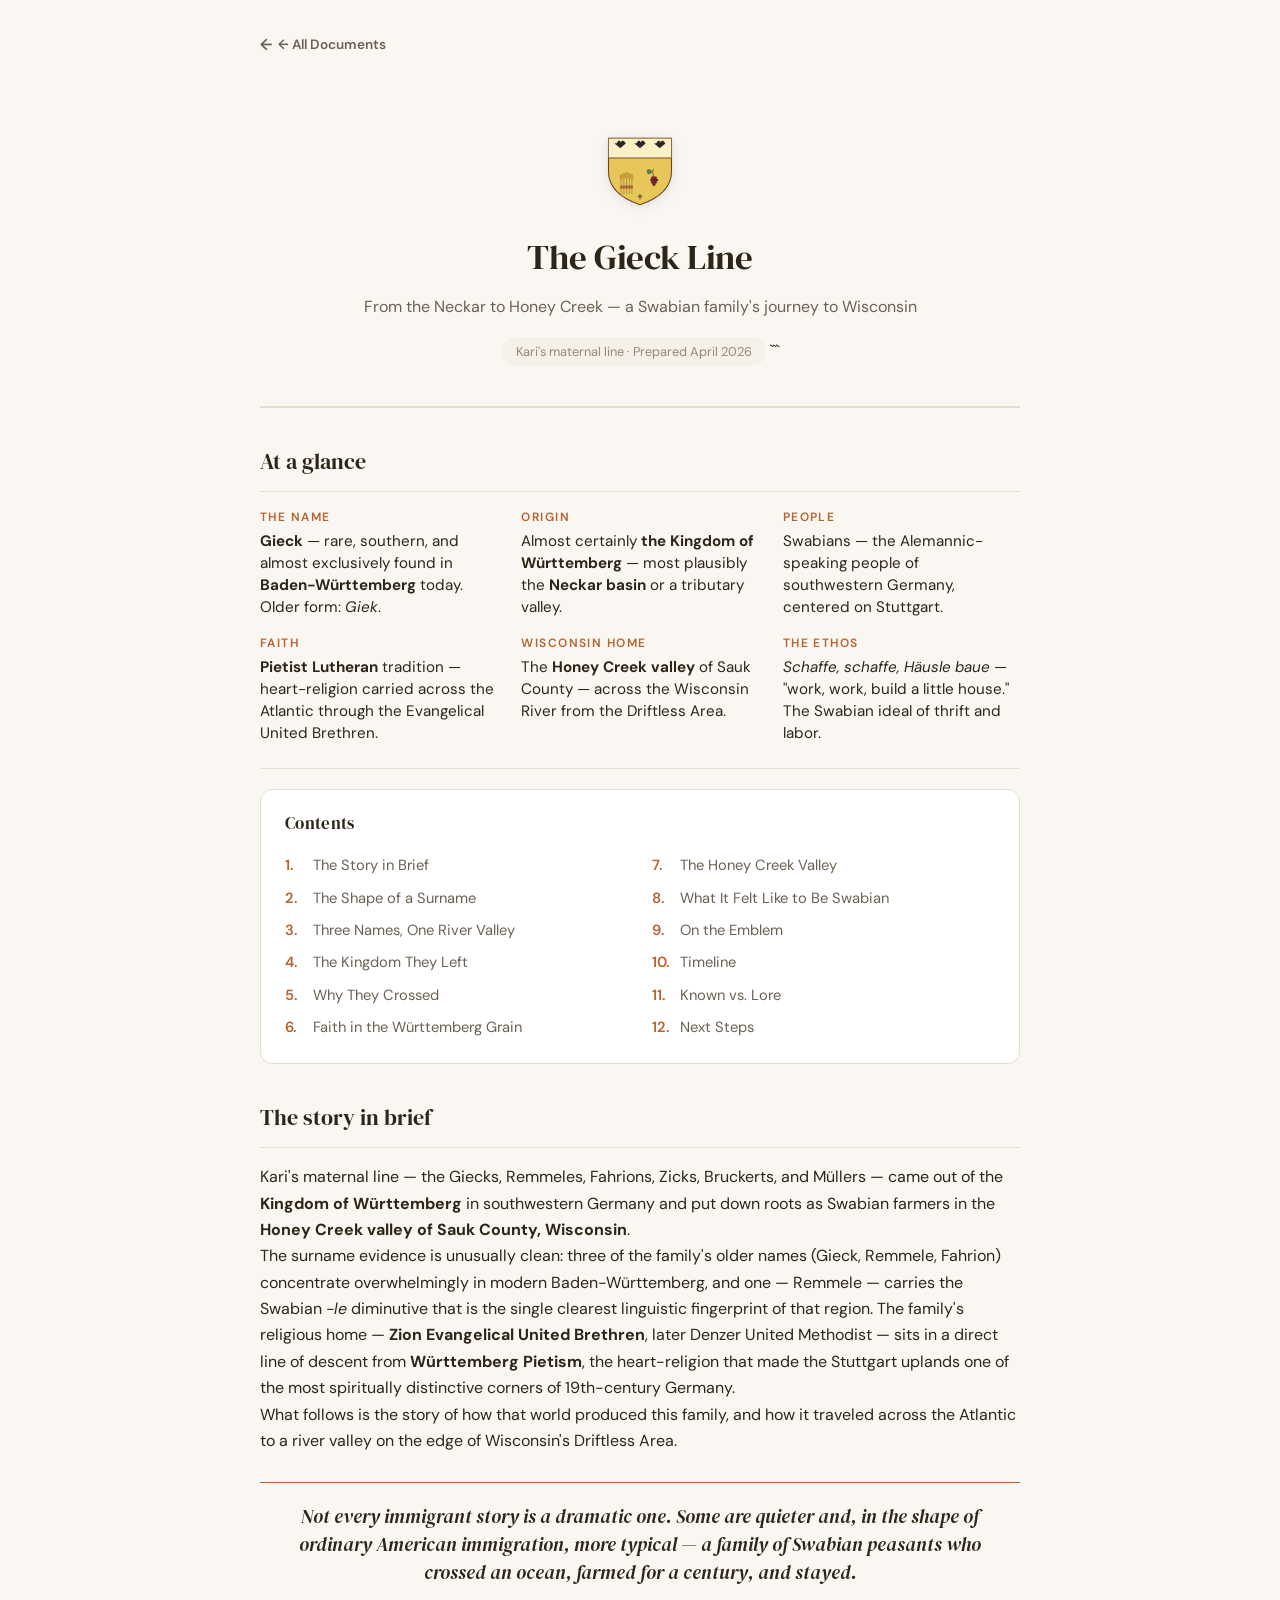
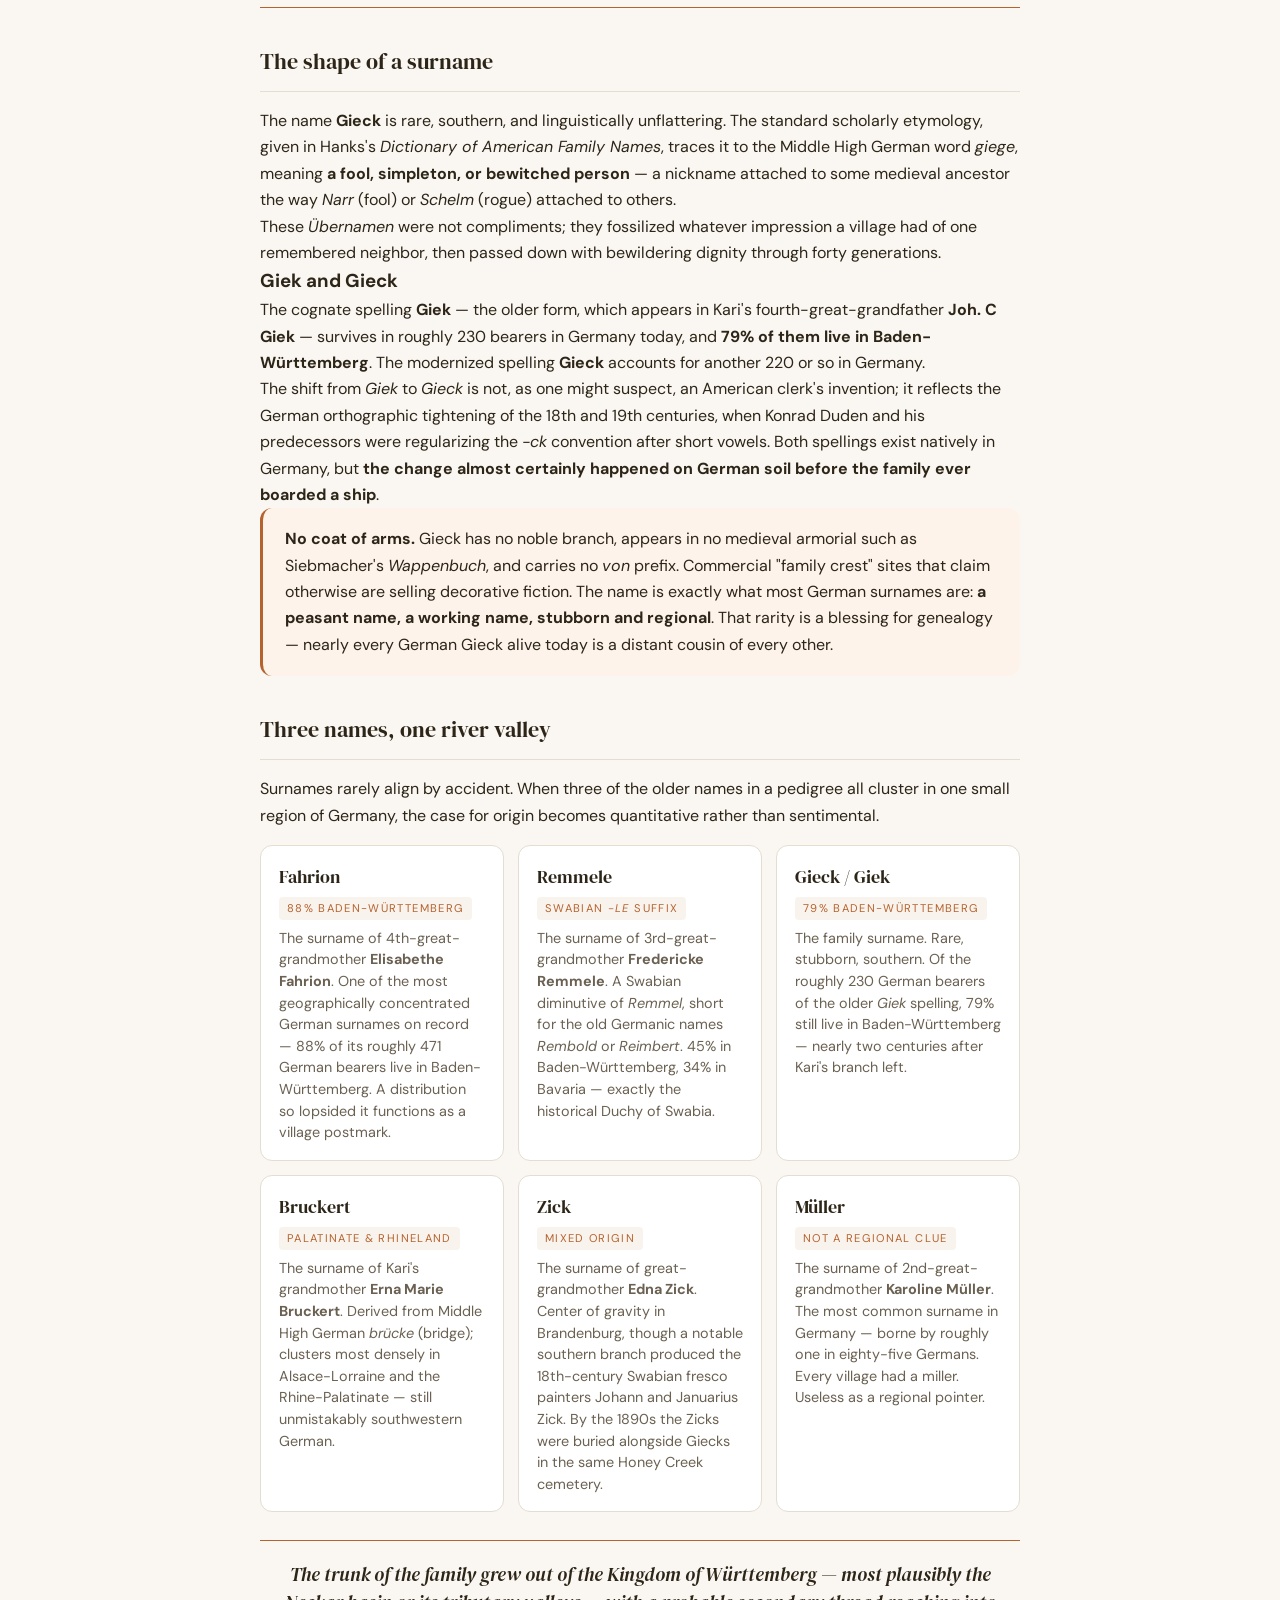
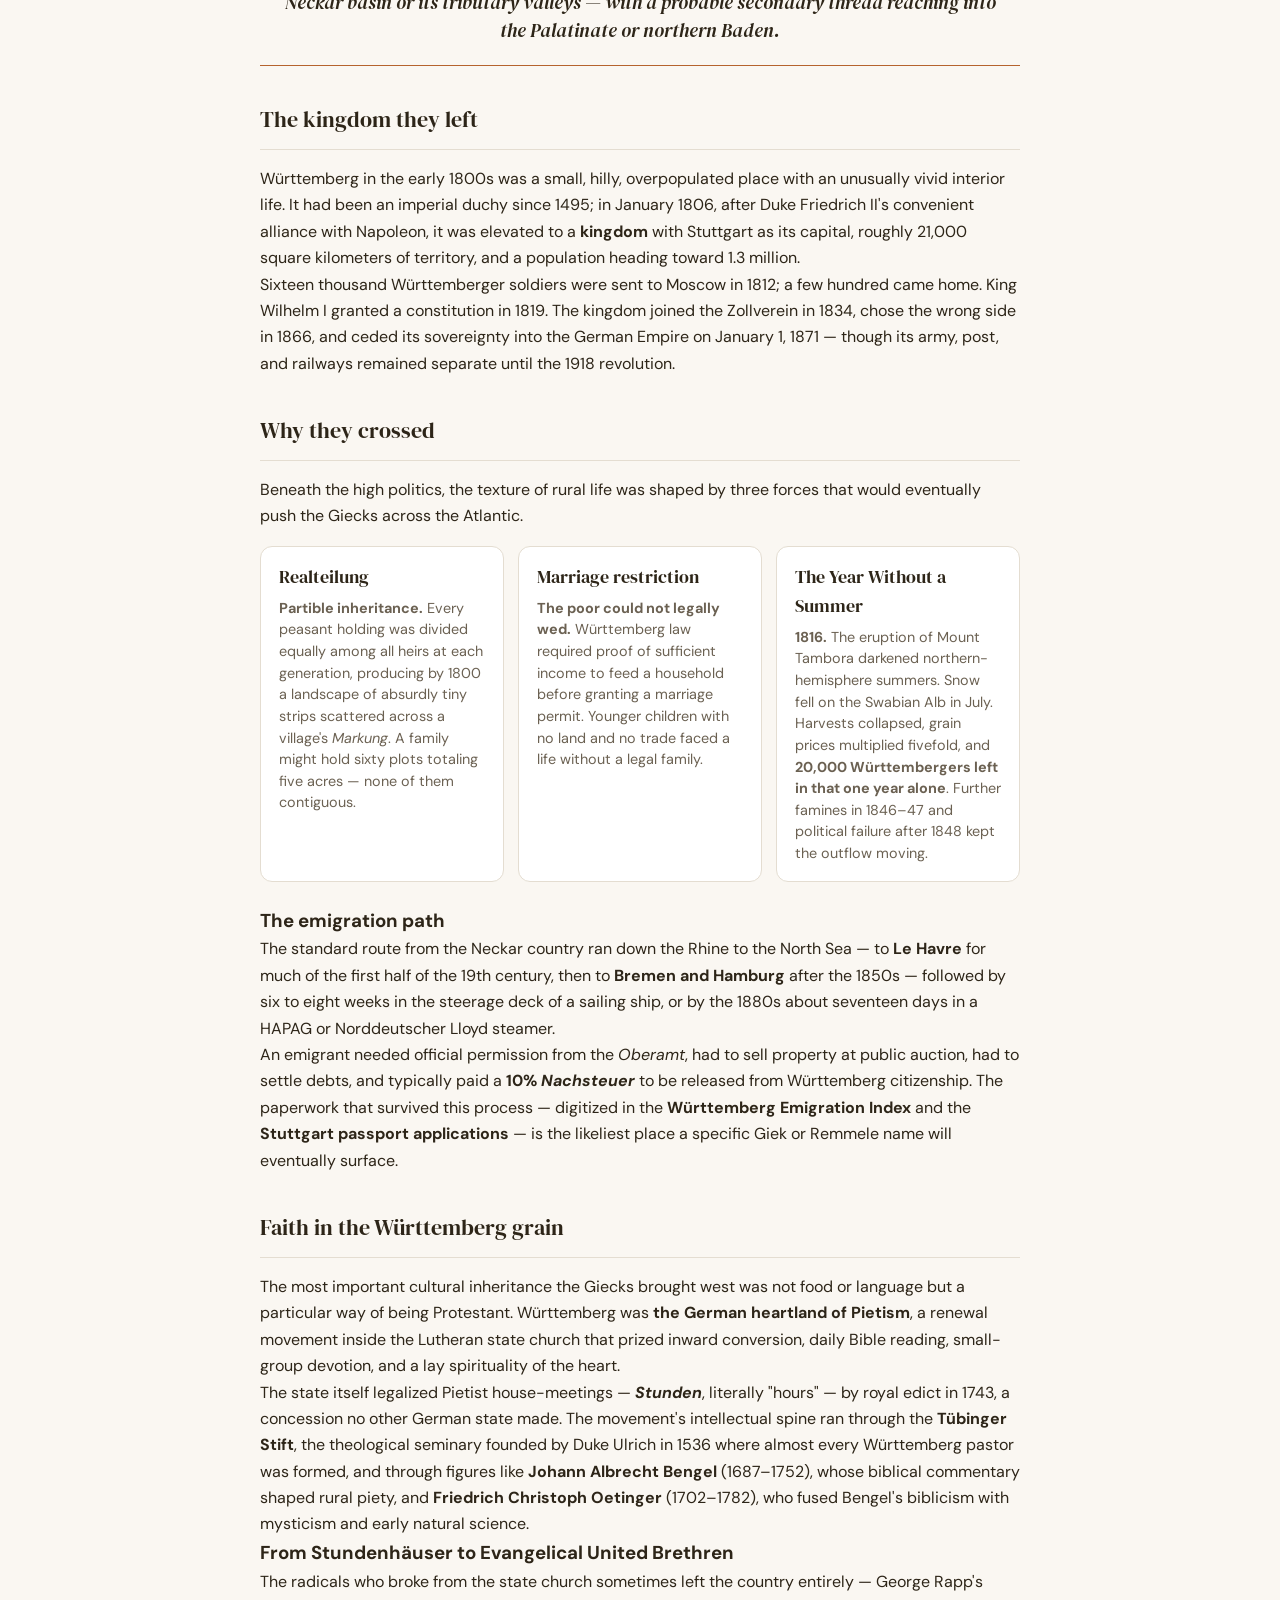
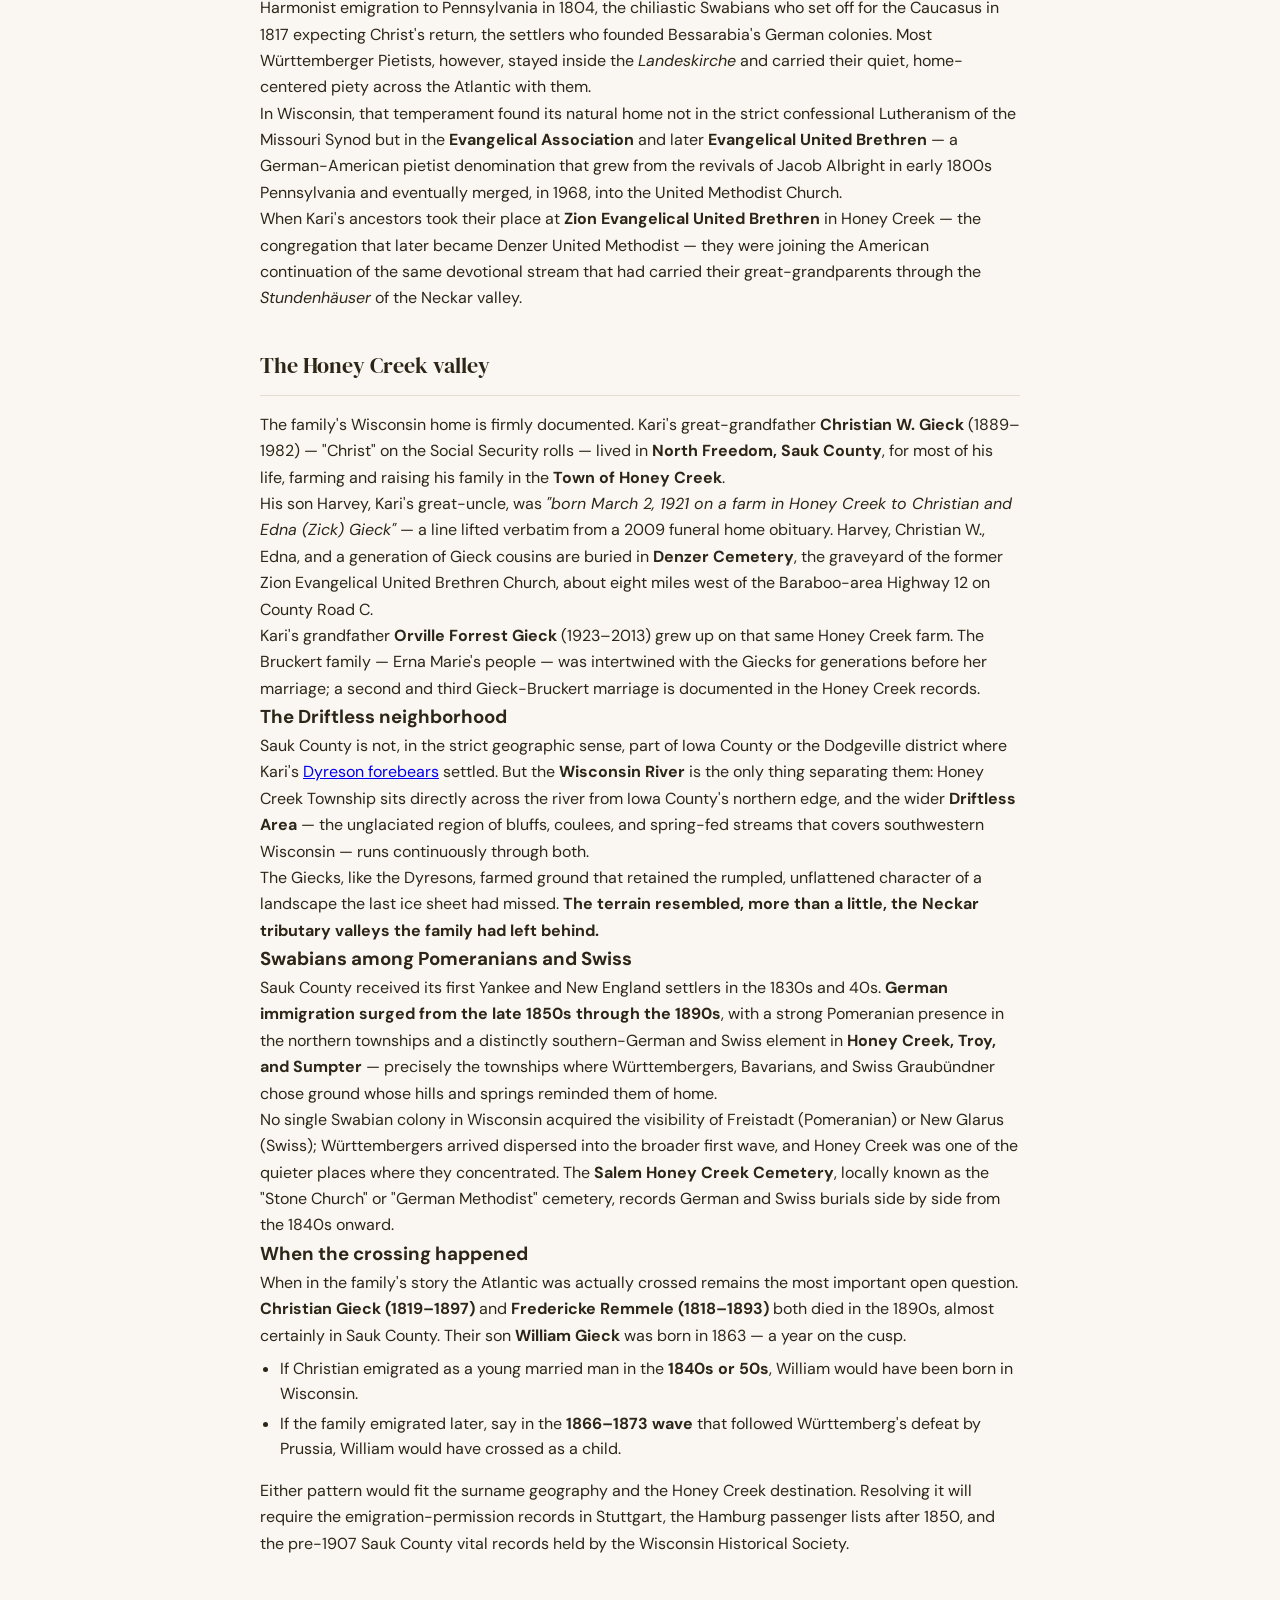
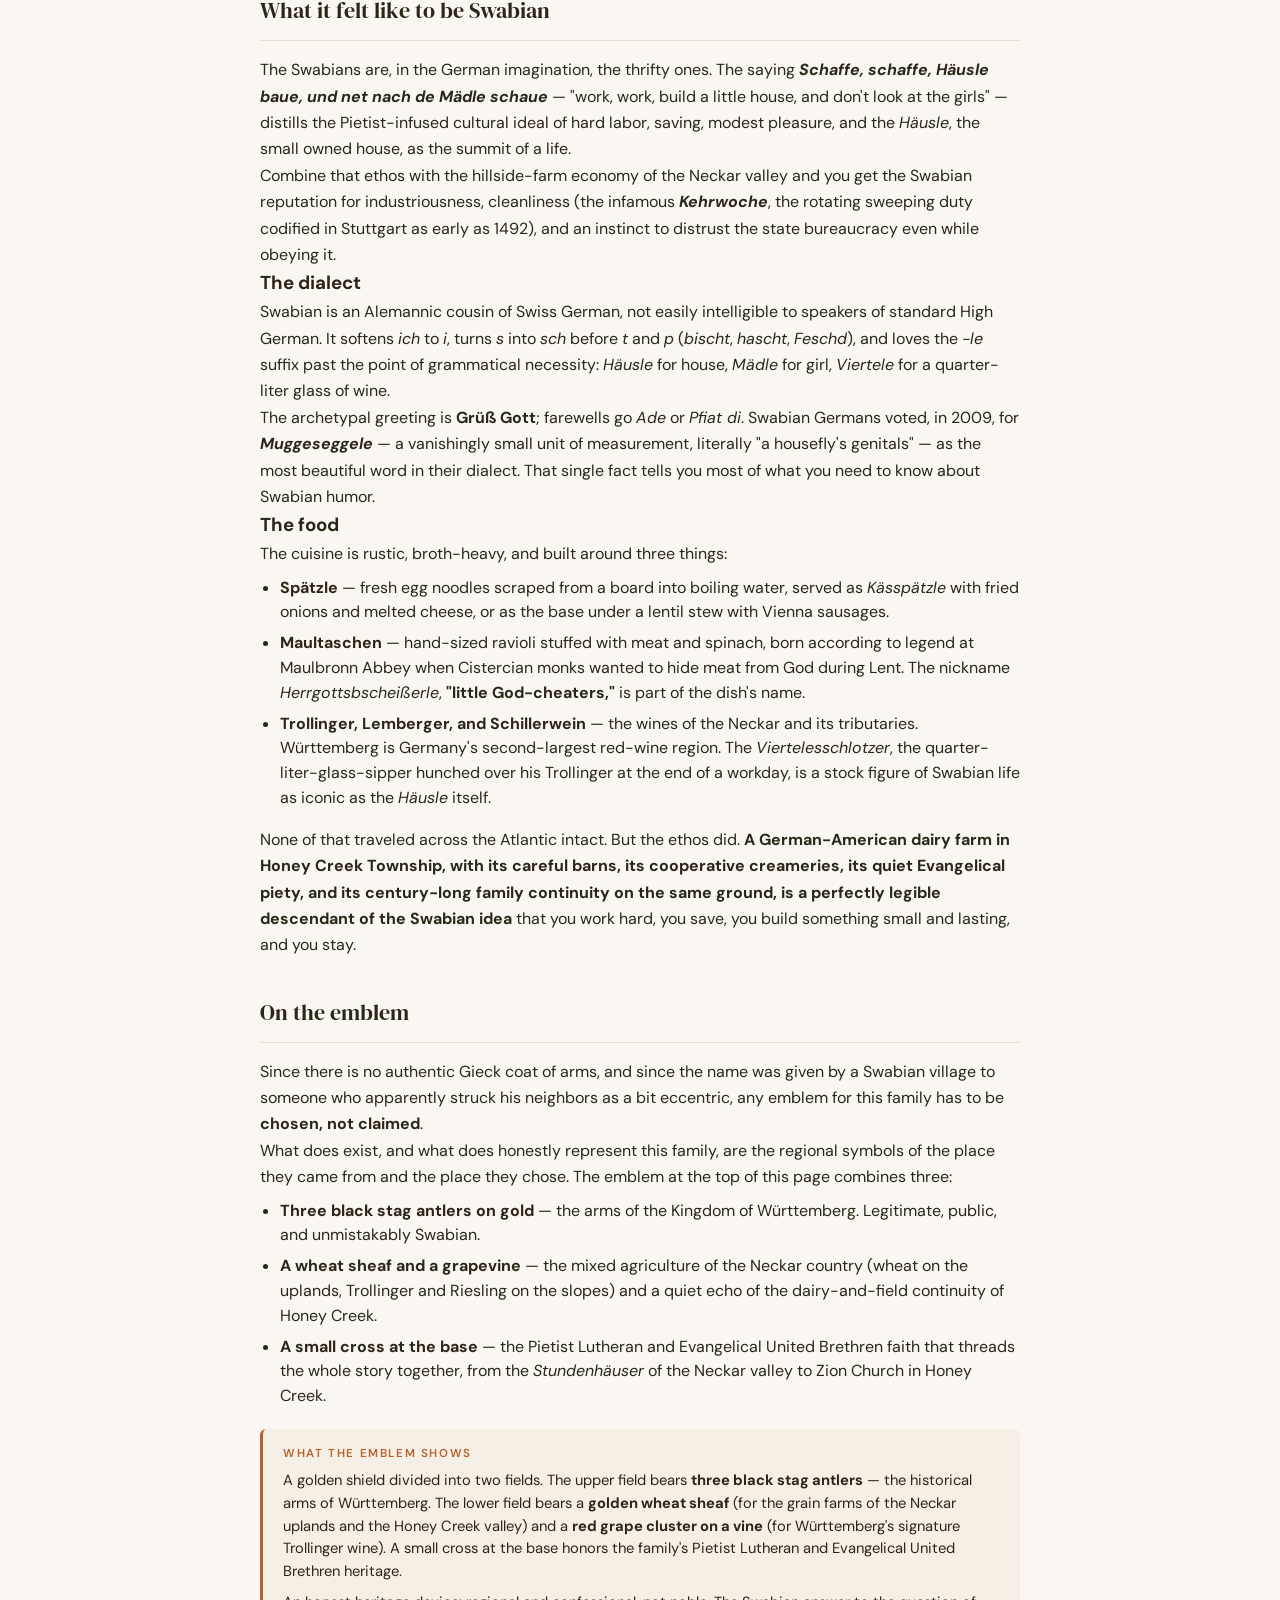
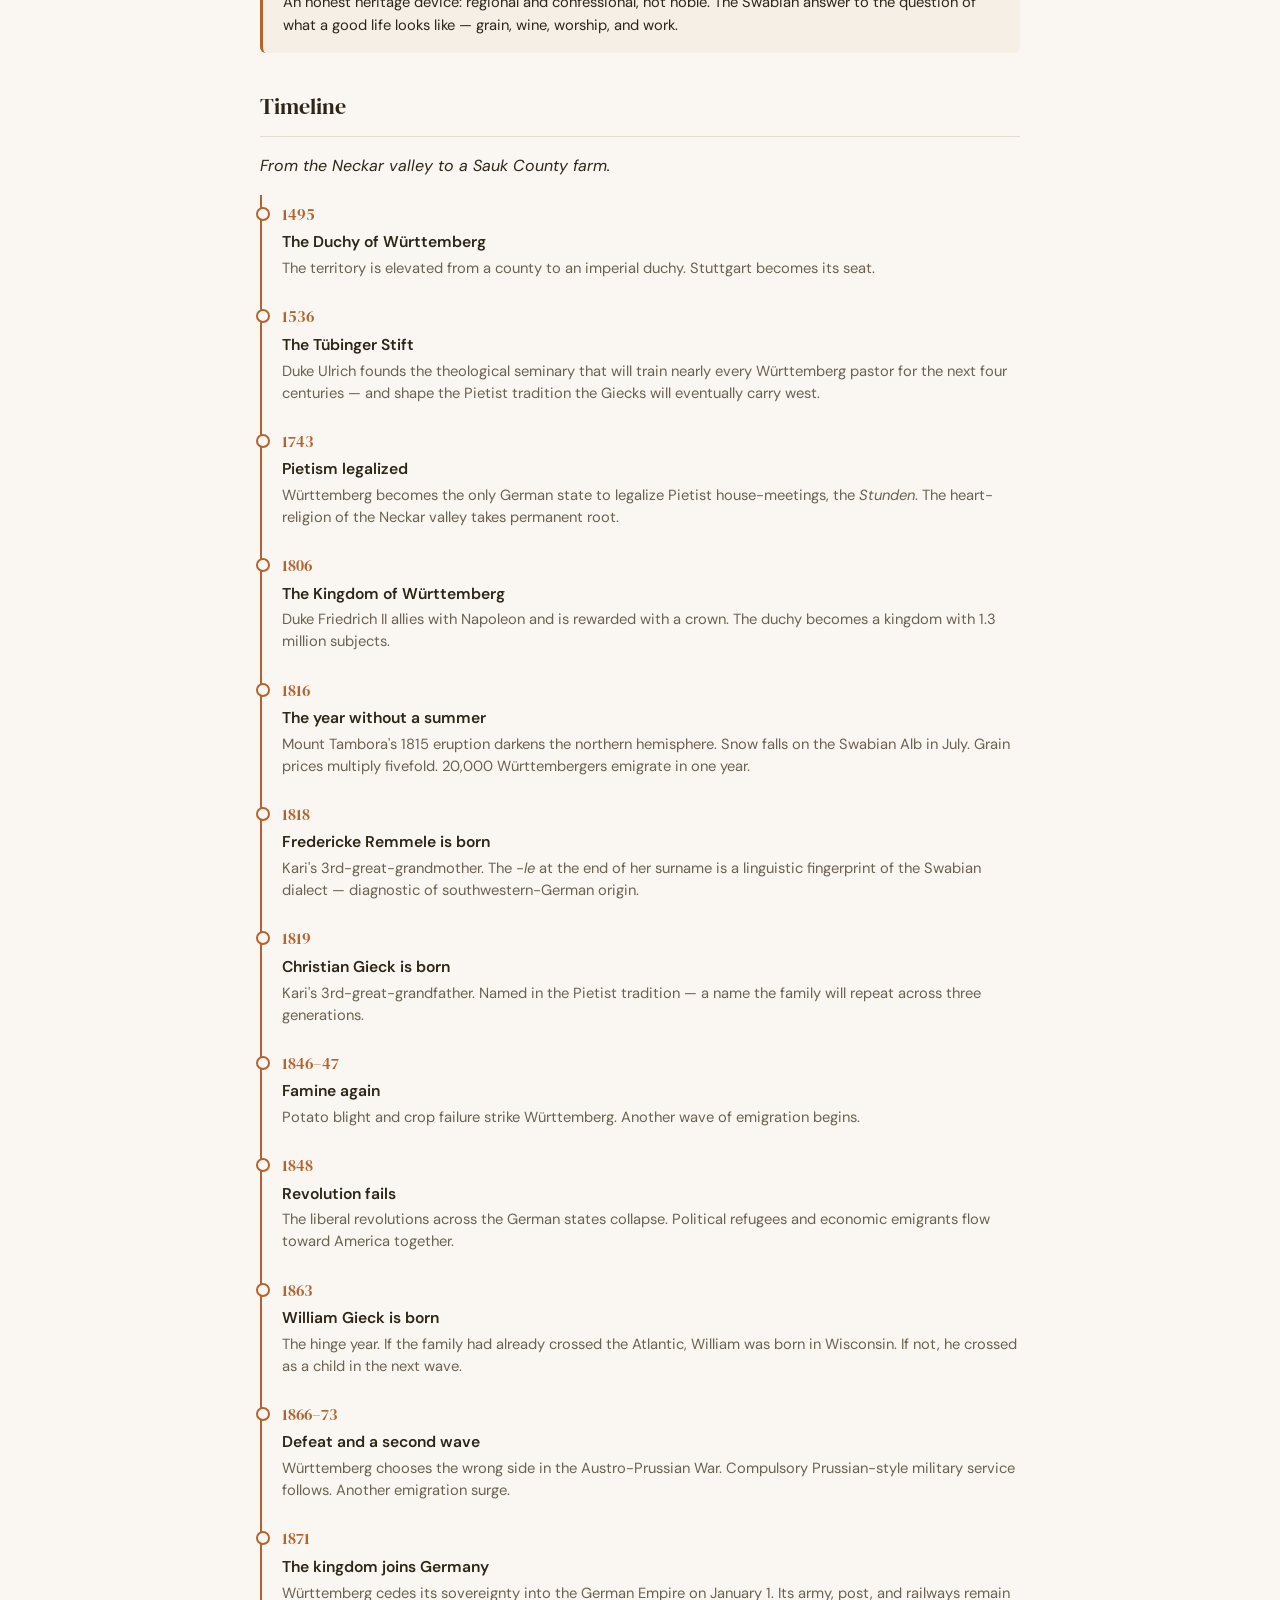
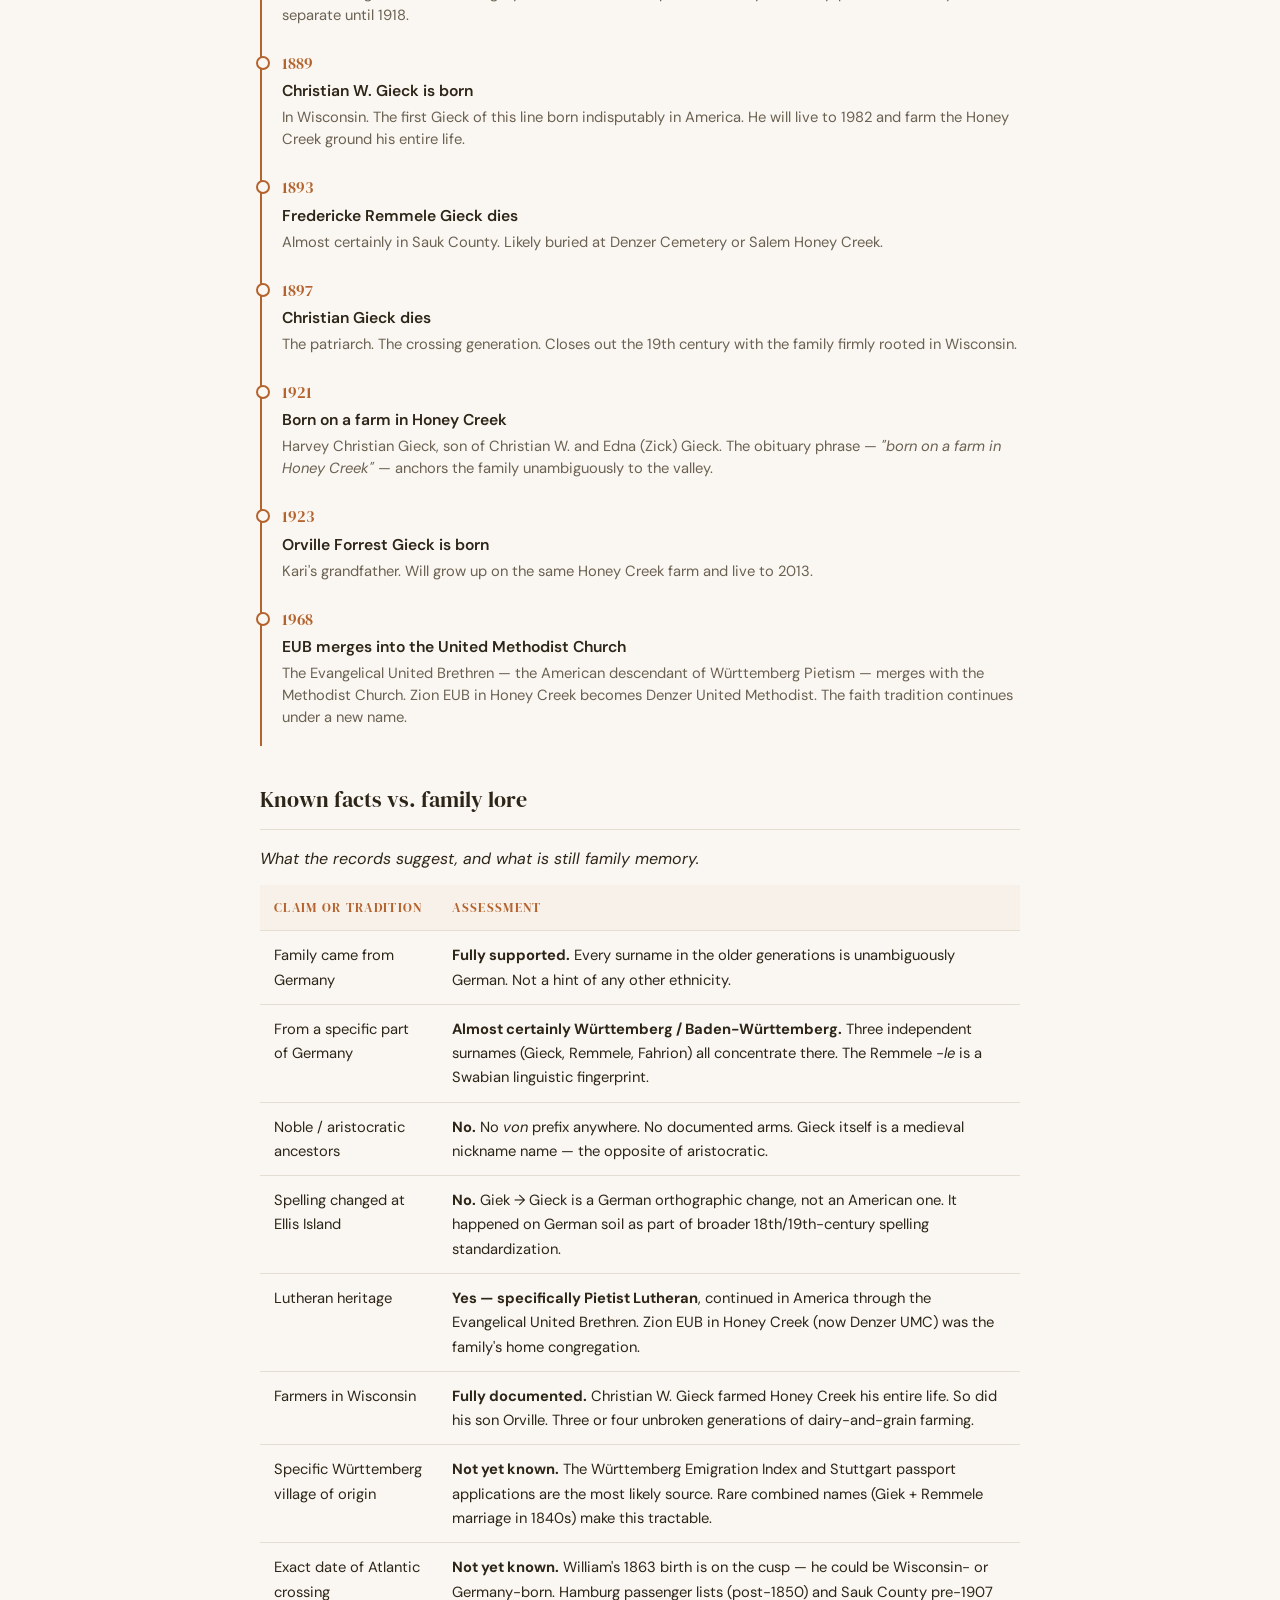
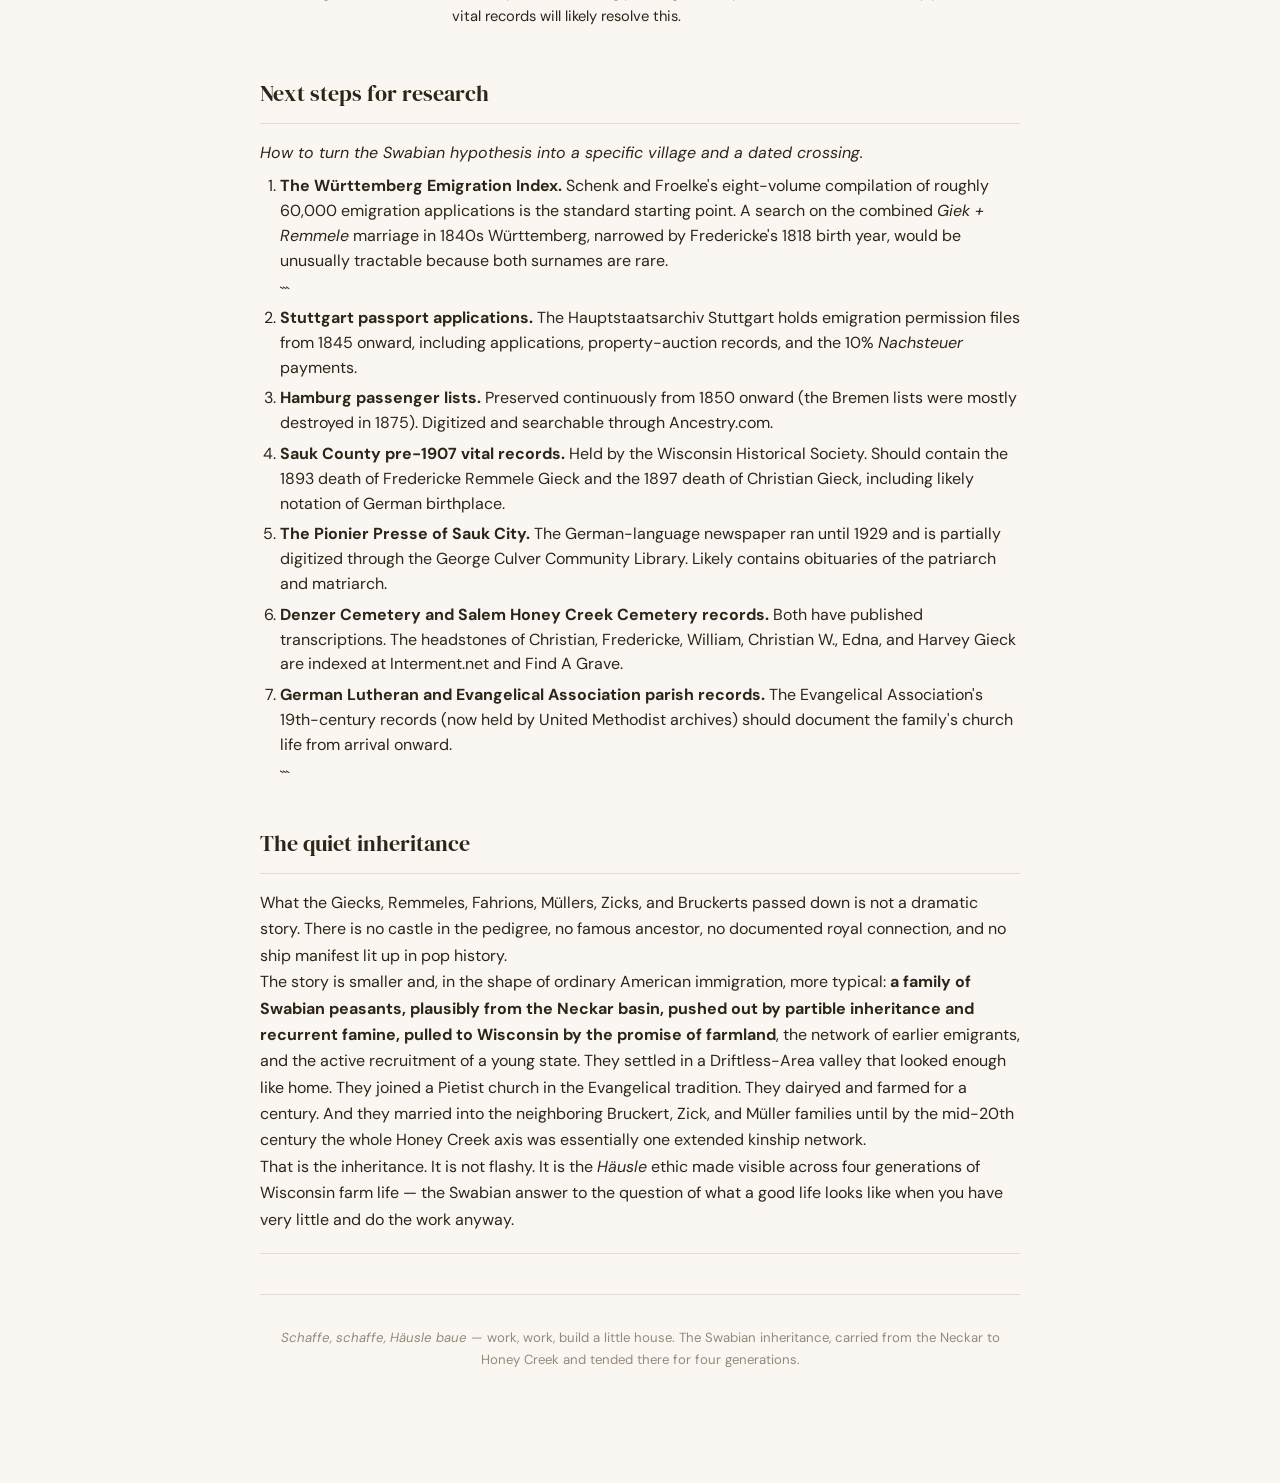
<file: gieck/family-history.html>
<!DOCTYPE html>

<html lang="en">
<head>
<meta charset="UTF-8">
<meta name="viewport" content="width=device-width, initial-scale=1.0">
<meta name="color-scheme" content="light dark">
<title>The Gieck Line — From the Neckar to Honey Creek</title>
<meta name="description" content="The Gieck family history — Swabian farmers from the Kingdom of Württemberg to the Honey Creek valley of Wisconsin's Driftless Area.">
<meta property="og:title" content="The Gieck Line — From the Neckar to Honey Creek">
<meta property="og:description" content="The Gieck family history — Swabian farmers from the Kingdom of Württemberg to the Honey Creek valley of Wisconsin's Driftless Area.">
<meta property="og:type" content="website">
<meta property="og:url" content="https://lukelabonte.github.io/public-documents/gieck/family-history.html">
<meta property="og:image" content="https://lukelabonte.github.io/public-documents/preview.png">
<meta name="twitter:card" content="summary_large_image">
<meta name="twitter:title" content="The Gieck Line — From the Neckar to Honey Creek">
<meta name="twitter:description" content="The Gieck family history — Swabian farmers from the Kingdom of Württemberg to the Honey Creek valley of Wisconsin's Driftless Area.">
<meta name="twitter:image" content="https://lukelabonte.github.io/public-documents/preview.png">
<link href="https://fonts.googleapis.com/css2?family=DM+Serif+Display&family=DM+Sans:ital,wght@0,400;0,500;0,600;0,700;1,400&display=swap" rel="stylesheet">
<link rel="stylesheet" href="../styles.css">

<style>
/* Page-specific styles only — everything else uses the shared design system */

/* Wheat-and-vine emblem — header icon */
.crest {
  width: 90px;
  height: auto;
  margin: 0 auto 16px;
  display: block;
  filter: drop-shadow(0 2px 6px rgba(0,0,0,0.1));
}

/* TOC */
.toc {
  background: var(--surface, #fff);
  border: 1.5px solid var(--border, #e5dfd5);
  border-radius: var(--radius, 12px);
  padding: 20px 24px;
  margin: 0 0 32px;
}
.toc-title {
  font-family: 'DM Serif Display', serif;
  font-size: 1.05rem;
  margin: 0 0 12px;
  color: var(--text, #2a2623);
  letter-spacing: 0.02em;
}
.toc ol {
  margin: 0;
  padding: 0;
  list-style: none;
  counter-reset: toc;
  columns: 2;
  column-gap: 24px;
}
.toc li {
  counter-increment: toc;
  break-inside: avoid;
  padding: 4px 0;
  font-size: 0.92rem;
}
.toc li::before {
  content: counter(toc) ".";
  color: var(--accent, #B5632E);
  font-weight: 600;
  margin-right: 6px;
  min-width: 1.5em;
  display: inline-block;
}
.toc a {
  color: var(--text-muted, #5a5048);
  text-decoration: none;
  border-bottom: 1px dotted transparent;
}
.toc a:hover {
  color: var(--accent, #B5632E);
  border-bottom-color: var(--accent, #B5632E);
}
@media (max-width: 560px) {
  .toc ol { columns: 1; }
}

/* Pull quote */
.pullquote {
  margin: 28px 0;
  padding: 20px 24px;
  border-top: 1.5px solid var(--accent, #B5632E);
  border-bottom: 1.5px solid var(--accent, #B5632E);
  text-align: center;
  font-family: 'DM Serif Display', serif;
  font-size: 1.2rem;
  line-height: 1.45;
  color: var(--text, #2a2623);
  font-style: italic;
}

/* Timeline */
.timeline {
  margin: 16px 0 24px;
  border-left: 2px solid var(--accent, #B5632E);
  padding-left: 20px;
}
.tl-item {
  position: relative;
  padding: 6px 0 18px;
}
.tl-item::before {
  content: "";
  position: absolute;
  left: -26px;
  top: 12px;
  width: 10px;
  height: 10px;
  border-radius: 50%;
  background: var(--bg, #FAF7F2);
  border: 2px solid var(--accent, #B5632E);
}
.tl-year {
  font-family: 'DM Serif Display', serif;
  font-size: 1rem;
  color: var(--accent, #B5632E);
  margin-bottom: 2px;
}
.tl-title {
  font-weight: 600;
  font-size: 0.98rem;
  margin-bottom: 2px;
}
.tl-desc {
  font-size: 0.92rem;
  color: var(--text-muted, #5a5048);
  line-height: 1.5;
}

/* Facts grid */
.facts {
  display: grid;
  grid-template-columns: repeat(auto-fit, minmax(200px, 1fr));
  gap: 16px 24px;
  margin: 16px 0 24px;
}
.fact-label {
  font-size: 0.75rem;
  letter-spacing: 0.12em;
  text-transform: uppercase;
  color: var(--accent, #B5632E);
  font-weight: 600;
  margin-bottom: 2px;
}
.fact-value {
  font-size: 0.95rem;
  color: var(--text, #2a2623);
  line-height: 1.45;
}

/* Surname evidence cards */
.surnames {
  display: grid;
  grid-template-columns: repeat(auto-fit, minmax(220px, 1fr));
  gap: 14px;
  margin: 16px 0 24px;
}
.surname {
  background: var(--surface, #fff);
  border: 1.5px solid var(--border, #e5dfd5);
  border-radius: var(--radius, 12px);
  padding: 16px 18px;
}
.surname-name {
  font-family: 'DM Serif Display', serif;
  font-size: 1.15rem;
  margin-bottom: 2px;
  color: var(--text, #2a2623);
}
.surname-region {
  display: inline-block;
  font-size: 0.7rem;
  letter-spacing: 0.12em;
  text-transform: uppercase;
  color: var(--accent, #B5632E);
  background: rgba(181, 99, 46, 0.08);
  padding: 2px 8px;
  border-radius: 4px;
  margin-bottom: 8px;
}
.surname-desc {
  font-size: 0.9rem;
  color: var(--text-muted, #5a5048);
  line-height: 1.5;
}

/* Forces cards */
.forces-grid {
  display: grid;
  grid-template-columns: repeat(auto-fit, minmax(240px, 1fr));
  gap: 14px;
  margin: 16px 0 24px;
}
.force {
  background: var(--surface, #fff);
  border: 1.5px solid var(--border, #e5dfd5);
  border-radius: var(--radius, 12px);
  padding: 16px 18px;
}
.force-name {
  font-family: 'DM Serif Display', serif;
  font-size: 1.1rem;
  margin-bottom: 6px;
  color: var(--text, #2a2623);
}
.force-desc {
  font-size: 0.9rem;
  color: var(--text-muted, #5a5048);
  line-height: 1.5;
}

/* Known vs Lore table */
.known-table {
  width: 100%;
  border-collapse: collapse;
  margin: 12px 0 24px;
  font-size: 0.92rem;
}
.known-table th,
.known-table td {
  text-align: left;
  padding: 12px 14px;
  border-bottom: 1px solid var(--border, #e5dfd5);
  vertical-align: top;
}
.known-table th {
  font-family: 'DM Serif Display', serif;
  font-weight: 400;
  font-size: 0.82rem;
  letter-spacing: 0.1em;
  text-transform: uppercase;
  color: var(--accent, #B5632E);
  background: rgba(181, 99, 46, 0.04);
}
.known-table tr:last-child td { border-bottom: none; }
@media (max-width: 560px) {
  .known-table, .known-table tbody, .known-table tr, .known-table td, .known-table th {
    display: block;
    width: 100%;
  }
  .known-table thead { display: none; }
  .known-table td {
    padding: 8px 0;
    border-bottom: none;
  }
  .known-table tr {
    padding: 12px 0;
    border-bottom: 1px solid var(--border, #e5dfd5);
  }
  .known-table tr:last-child { border-bottom: none; }
  .known-table td:first-child {
    font-weight: 600;
    color: var(--text, #2a2623);
  }
}

/* Emblem callout */
.blazon {
  margin: 20px 0;
  padding: 16px 20px;
  background: rgba(181, 99, 46, 0.06);
  border-left: 3px solid var(--accent, #B5632E);
  border-radius: 6px;
  font-size: 0.92rem;
  line-height: 1.55;
}
.blazon-label {
  font-size: 0.72rem;
  letter-spacing: 0.14em;
  text-transform: uppercase;
  color: var(--accent, #B5632E);
  font-weight: 600;
  margin-bottom: 6px;
}

/* Simple list spacing in prose */
.prose ul, .prose ol { margin: 8px 0 16px 20px; }
.prose li { margin-bottom: 6px; line-height: 1.55; }
</style>

</head>
<body>

<div class="container">

<a href="../index.html" class="back-btn">← All Documents</a>

  <div class="header">
    <!-- Württemberg-inspired wheat & vine emblem with three stag antlers -->
    <svg class="crest" viewBox="0 0 100 100" xmlns="http://www.w3.org/2000/svg" aria-label="A Württemberg-inspired emblem — three black stag antlers above a wheat sheaf and grapevine">
      <!-- Outer golden shield -->
      <path d="M 15 18 L 85 18 L 85 55 Q 85 80 50 92 Q 15 80 15 55 Z"
            fill="#e8c75a" stroke="#6b4423" stroke-width="1.2" stroke-linejoin="round"/>

```
  <!-- Top band with three stag antlers (Württemberg state arms reference) -->
  <rect x="15" y="18" width="70" height="22" fill="#faf0c8" stroke="#6b4423" stroke-width="0.6"/>

  <!-- Three stylized stag antlers (simplified) -->
  <g fill="#2a2623" stroke="#1a1613" stroke-width="0.3">
    <!-- Left antler -->
    <g transform="translate(28 29)">
      <path d="M 0 0 L -6 -5 L -4 -5 L -2 -8 L 0 -8 L 0 -6 L 2 -8 L 4 -8 L 6 -5 L 0 0 Z"/>
    </g>
    <!-- Middle antler -->
    <g transform="translate(50 29)">
      <path d="M 0 0 L -6 -5 L -4 -5 L -2 -8 L 0 -8 L 0 -6 L 2 -8 L 4 -8 L 6 -5 L 0 0 Z"/>
    </g>
    <!-- Right antler -->
    <g transform="translate(72 29)">
      <path d="M 0 0 L -6 -5 L -4 -5 L -2 -8 L 0 -8 L 0 -6 L 2 -8 L 4 -8 L 6 -5 L 0 0 Z"/>
    </g>
  </g>

  <!-- Divider line -->
  <line x1="15" y1="40" x2="85" y2="40" stroke="#6b4423" stroke-width="0.6"/>

  <!-- Lower field with wheat sheaf and grapevine -->
  <!-- Wheat sheaf (left, golden on green field) -->
  <g transform="translate(35 65)">
    <!-- Stalks -->
    <line x1="-6" y1="15" x2="-6" y2="-5" stroke="#8a6a2a" stroke-width="0.6"/>
    <line x1="-3" y1="15" x2="-3" y2="-6" stroke="#8a6a2a" stroke-width="0.6"/>
    <line x1="0" y1="15" x2="0" y2="-7" stroke="#8a6a2a" stroke-width="0.6"/>
    <line x1="3" y1="15" x2="3" y2="-6" stroke="#8a6a2a" stroke-width="0.6"/>
    <line x1="6" y1="15" x2="6" y2="-5" stroke="#8a6a2a" stroke-width="0.6"/>

    <!-- Wheat heads (teardrops with detail) -->
    <g fill="#d4a340" stroke="#8a6a2a" stroke-width="0.3">
      <ellipse cx="-6" cy="-4" rx="1.4" ry="3"/>
      <ellipse cx="-3" cy="-5" rx="1.4" ry="3.2"/>
      <ellipse cx="0" cy="-6" rx="1.4" ry="3.5"/>
      <ellipse cx="3" cy="-5" rx="1.4" ry="3.2"/>
      <ellipse cx="6" cy="-4" rx="1.4" ry="3"/>
    </g>

    <!-- Binding ribbon -->
    <rect x="-7" y="6" width="14" height="2.5" fill="#B5632E" stroke="#6b4423" stroke-width="0.3"/>
  </g>

  <!-- Grapevine cluster (right) -->
  <g transform="translate(65 60)">
    <!-- Vine stem -->
    <path d="M 0 -8 Q -2 -4 0 0 Q 2 4 0 10" stroke="#6b4423" stroke-width="0.8" fill="none"/>

    <!-- Grape leaf -->
    <path d="M -4 -7 Q -8 -8 -7 -4 Q -6 -1 -3 -3 Q 0 -5 -4 -7 Z"
          fill="#5a7a3e" stroke="#3e5529" stroke-width="0.4"/>

    <!-- Grape cluster (red for Trollinger / Württemberg) -->
    <g fill="#7a1d2e" stroke="#4a0f1a" stroke-width="0.3">
      <circle cx="-1" cy="2" r="1.5"/>
      <circle cx="2" cy="2" r="1.5"/>
      <circle cx="-2" cy="4.5" r="1.5"/>
      <circle cx="1" cy="4.5" r="1.5"/>
      <circle cx="3.5" cy="4.5" r="1.5"/>
      <circle cx="-1" cy="7" r="1.5"/>
      <circle cx="2" cy="7" r="1.5"/>
      <circle cx="0.5" cy="9.5" r="1.5"/>
    </g>

    <!-- Highlights on grapes -->
    <g fill="#c44a5f" opacity="0.5">
      <ellipse cx="-1.5" cy="1.4" rx="0.5" ry="0.7"/>
      <ellipse cx="1.5" cy="1.4" rx="0.5" ry="0.7"/>
      <ellipse cx="-0.5" cy="6.4" rx="0.5" ry="0.7"/>
    </g>
  </g>

  <!-- Small cross at bottom (for Pietist Lutheran heritage) -->
  <g transform="translate(50 83)" fill="#6b4423">
    <rect x="-0.6" y="-3" width="1.2" height="6"/>
    <rect x="-2.5" y="-1" width="5" height="1.2"/>
  </g>
</svg>
<h1>The Gieck Line</h1>
<p class="subtitle">From the Neckar to Honey Creek &mdash; a Swabian family's journey to Wisconsin</p>
<div class="updated">Kari's maternal line &middot; Prepared April 2026</div>
```

  </div>

  <!-- ================= AT A GLANCE ================= -->

  <h2 class="section-heading">At a glance</h2>
  <div class="facts">
    <div>
      <div class="fact-label">The Name</div>
      <div class="fact-value"><strong>Gieck</strong> &mdash; rare, southern, and almost exclusively found in <strong>Baden-Württemberg</strong> today. Older form: <em>Giek</em>.</div>
    </div>
    <div>
      <div class="fact-label">Origin</div>
      <div class="fact-value">Almost certainly <strong>the Kingdom of Württemberg</strong> &mdash; most plausibly the <strong>Neckar basin</strong> or a tributary valley.</div>
    </div>
    <div>
      <div class="fact-label">People</div>
      <div class="fact-value">Swabians &mdash; the Alemannic-speaking people of southwestern Germany, centered on Stuttgart.</div>
    </div>
    <div>
      <div class="fact-label">Faith</div>
      <div class="fact-value"><strong>Pietist Lutheran</strong> tradition &mdash; heart-religion carried across the Atlantic through the Evangelical United Brethren.</div>
    </div>
    <div>
      <div class="fact-label">Wisconsin Home</div>
      <div class="fact-value">The <strong>Honey Creek valley</strong> of Sauk County &mdash; across the Wisconsin River from the Driftless Area.</div>
    </div>
    <div>
      <div class="fact-label">The Ethos</div>
      <div class="fact-value"><em>Schaffe, schaffe, Häusle baue</em> &mdash; "work, work, build a little house." The Swabian ideal of thrift and labor.</div>
    </div>
  </div>

  <div class="divider"></div>

  <!-- ================= TOC ================= -->

  <div class="toc">
    <div class="toc-title">Contents</div>
    <ol>
      <li><a href="#story">The Story in Brief</a></li>
      <li><a href="#surname">The Shape of a Surname</a></li>
      <li><a href="#evidence">Three Names, One River Valley</a></li>
      <li><a href="#kingdom">The Kingdom They Left</a></li>
      <li><a href="#forces">Why They Crossed</a></li>
      <li><a href="#faith">Faith in the Württemberg Grain</a></li>
      <li><a href="#honey-creek">The Honey Creek Valley</a></li>
      <li><a href="#swabian">What It Felt Like to Be Swabian</a></li>
      <li><a href="#emblem">On the Emblem</a></li>
      <li><a href="#timeline">Timeline</a></li>
      <li><a href="#documented">Known vs. Lore</a></li>
      <li><a href="#next">Next Steps</a></li>
    </ol>
  </div>

  <!-- ================= STORY IN BRIEF ================= -->

  <div class="prose">

  <h2 id="story" class="section-heading">The story in brief</h2>

  <p>Kari's maternal line &mdash; the Giecks, Remmeles, Fahrions, Zicks, Bruckerts, and Müllers &mdash; came out of the <strong>Kingdom of Württemberg</strong> in southwestern Germany and put down roots as Swabian farmers in the <strong>Honey Creek valley of Sauk County, Wisconsin</strong>.</p>

  <p>The surname evidence is unusually clean: three of the family's older names (Gieck, Remmele, Fahrion) concentrate overwhelmingly in modern Baden-Württemberg, and one &mdash; Remmele &mdash; carries the Swabian <em>-le</em> diminutive that is the single clearest linguistic fingerprint of that region. The family's religious home &mdash; <strong>Zion Evangelical United Brethren</strong>, later Denzer United Methodist &mdash; sits in a direct line of descent from <strong>Württemberg Pietism</strong>, the heart-religion that made the Stuttgart uplands one of the most spiritually distinctive corners of 19th-century Germany.</p>

  <p>What follows is the story of how that world produced this family, and how it traveled across the Atlantic to a river valley on the edge of Wisconsin's Driftless Area.</p>

  <div class="pullquote">
    Not every immigrant story is a dramatic one. Some are quieter and, in the shape of ordinary American immigration, more typical &mdash; a family of Swabian peasants who crossed an ocean, farmed for a century, and stayed.
  </div>

  <!-- ================= SURNAME ================= -->

  <h2 id="surname" class="section-heading">The shape of a surname</h2>

  <p>The name <strong>Gieck</strong> is rare, southern, and linguistically unflattering. The standard scholarly etymology, given in Hanks's <em>Dictionary of American Family Names</em>, traces it to the Middle High German word <em>giege</em>, meaning <strong>a fool, simpleton, or bewitched person</strong> &mdash; a nickname attached to some medieval ancestor the way <em>Narr</em> (fool) or <em>Schelm</em> (rogue) attached to others.</p>

  <p>These <em>Übernamen</em> were not compliments; they fossilized whatever impression a village had of one remembered neighbor, then passed down with bewildering dignity through forty generations.</p>

  <h3>Giek and Gieck</h3>

  <p>The cognate spelling <strong>Giek</strong> &mdash; the older form, which appears in Kari's fourth-great-grandfather <strong>Joh. C Giek</strong> &mdash; survives in roughly 230 bearers in Germany today, and <strong>79% of them live in Baden-Württemberg</strong>. The modernized spelling <strong>Gieck</strong> accounts for another 220 or so in Germany.</p>

  <p>The shift from <em>Giek</em> to <em>Gieck</em> is not, as one might suspect, an American clerk's invention; it reflects the German orthographic tightening of the 18th and 19th centuries, when Konrad Duden and his predecessors were regularizing the <em>-ck</em> convention after short vowels. Both spellings exist natively in Germany, but <strong>the change almost certainly happened on German soil before the family ever boarded a ship</strong>.</p>

  <div class="note note-orange">
    <strong>No coat of arms.</strong> Gieck has no noble branch, appears in no medieval armorial such as Siebmacher's <em>Wappenbuch</em>, and carries no <em>von</em> prefix. Commercial "family crest" sites that claim otherwise are selling decorative fiction. The name is exactly what most German surnames are: <strong>a peasant name, a working name, stubborn and regional</strong>. That rarity is a blessing for genealogy &mdash; nearly every German Gieck alive today is a distant cousin of every other.</strong>
  </div>

  <!-- ================= EVIDENCE ================= -->

  <h2 id="evidence" class="section-heading">Three names, one river valley</h2>

  <p>Surnames rarely align by accident. When three of the older names in a pedigree all cluster in one small region of Germany, the case for origin becomes quantitative rather than sentimental.</p>

  </div><!-- /prose -->

  <div class="surnames">
    <div class="surname">
      <div class="surname-name">Fahrion</div>
      <div class="surname-region">88% Baden-Württemberg</div>
      <div class="surname-desc">The surname of 4th-great-grandmother <strong>Elisabethe Fahrion</strong>. One of the most geographically concentrated German surnames on record &mdash; 88% of its roughly 471 German bearers live in Baden-Württemberg. A distribution so lopsided it functions as a village postmark.</div>
    </div>
    <div class="surname">
      <div class="surname-name">Remmele</div>
      <div class="surname-region">Swabian <em>-le</em> suffix</div>
      <div class="surname-desc">The surname of 3rd-great-grandmother <strong>Fredericke Remmele</strong>. A Swabian diminutive of <em>Remmel</em>, short for the old Germanic names <em>Rembold</em> or <em>Reimbert</em>. 45% in Baden-Württemberg, 34% in Bavaria &mdash; exactly the historical Duchy of Swabia.</div>
    </div>
    <div class="surname">
      <div class="surname-name">Gieck / Giek</div>
      <div class="surname-region">79% Baden-Württemberg</div>
      <div class="surname-desc">The family surname. Rare, stubborn, southern. Of the roughly 230 German bearers of the older <em>Giek</em> spelling, 79% still live in Baden-Württemberg &mdash; nearly two centuries after Kari's branch left.</div>
    </div>
    <div class="surname">
      <div class="surname-name">Bruckert</div>
      <div class="surname-region">Palatinate &amp; Rhineland</div>
      <div class="surname-desc">The surname of Kari's grandmother <strong>Erna Marie Bruckert</strong>. Derived from Middle High German <em>brücke</em> (bridge); clusters most densely in Alsace-Lorraine and the Rhine-Palatinate &mdash; still unmistakably southwestern German.</div>
    </div>
    <div class="surname">
      <div class="surname-name">Zick</div>
      <div class="surname-region">Mixed origin</div>
      <div class="surname-desc">The surname of great-grandmother <strong>Edna Zick</strong>. Center of gravity in Brandenburg, though a notable southern branch produced the 18th-century Swabian fresco painters Johann and Januarius Zick. By the 1890s the Zicks were buried alongside Giecks in the same Honey Creek cemetery.</div>
    </div>
    <div class="surname">
      <div class="surname-name">Müller</div>
      <div class="surname-region">Not a regional clue</div>
      <div class="surname-desc">The surname of 2nd-great-grandmother <strong>Karoline Müller</strong>. The most common surname in Germany &mdash; borne by roughly one in eighty-five Germans. Every village had a miller. Useless as a regional pointer.</div>
    </div>
  </div>

  <div class="prose">

  <div class="pullquote">
    The trunk of the family grew out of the Kingdom of Württemberg &mdash; most plausibly the Neckar basin or its tributary valleys &mdash; with a probable secondary thread reaching into the Palatinate or northern Baden.
  </div>

  <!-- ================= KINGDOM ================= -->

  <h2 id="kingdom" class="section-heading">The kingdom they left</h2>

  <p>Württemberg in the early 1800s was a small, hilly, overpopulated place with an unusually vivid interior life. It had been an imperial duchy since 1495; in January 1806, after Duke Friedrich II's convenient alliance with Napoleon, it was elevated to a <strong>kingdom</strong> with Stuttgart as its capital, roughly 21,000 square kilometers of territory, and a population heading toward 1.3 million.</p>

  <p>Sixteen thousand Württemberger soldiers were sent to Moscow in 1812; a few hundred came home. King Wilhelm I granted a constitution in 1819. The kingdom joined the Zollverein in 1834, chose the wrong side in 1866, and ceded its sovereignty into the German Empire on January 1, 1871 &mdash; though its army, post, and railways remained separate until the 1918 revolution.</p>

  <!-- ================= FORCES ================= -->

  <h2 id="forces" class="section-heading">Why they crossed</h2>

  <p>Beneath the high politics, the texture of rural life was shaped by three forces that would eventually push the Giecks across the Atlantic.</p>

  </div><!-- /prose -->

  <div class="forces-grid">
    <div class="force">
      <div class="force-name">Realteilung</div>
      <div class="force-desc"><strong>Partible inheritance.</strong> Every peasant holding was divided equally among all heirs at each generation, producing by 1800 a landscape of absurdly tiny strips scattered across a village's <em>Markung</em>. A family might hold sixty plots totaling five acres &mdash; none of them contiguous.</div>
    </div>
    <div class="force">
      <div class="force-name">Marriage restriction</div>
      <div class="force-desc"><strong>The poor could not legally wed.</strong> Württemberg law required proof of sufficient income to feed a household before granting a marriage permit. Younger children with no land and no trade faced a life without a legal family.</div>
    </div>
    <div class="force">
      <div class="force-name">The Year Without a Summer</div>
      <div class="force-desc"><strong>1816.</strong> The eruption of Mount Tambora darkened northern-hemisphere summers. Snow fell on the Swabian Alb in July. Harvests collapsed, grain prices multiplied fivefold, and <strong>20,000 Württembergers left in that one year alone</strong>. Further famines in 1846&ndash;47 and political failure after 1848 kept the outflow moving.</div>
    </div>
  </div>

  <div class="prose">

  <h3>The emigration path</h3>

  <p>The standard route from the Neckar country ran down the Rhine to the North Sea &mdash; to <strong>Le Havre</strong> for much of the first half of the 19th century, then to <strong>Bremen and Hamburg</strong> after the 1850s &mdash; followed by six to eight weeks in the steerage deck of a sailing ship, or by the 1880s about seventeen days in a HAPAG or Norddeutscher Lloyd steamer.</p>

  <p>An emigrant needed official permission from the <em>Oberamt</em>, had to sell property at public auction, had to settle debts, and typically paid a <strong>10% <em>Nachsteuer</em></strong> to be released from Württemberg citizenship. The paperwork that survived this process &mdash; digitized in the <strong>Württemberg Emigration Index</strong> and the <strong>Stuttgart passport applications</strong> &mdash; is the likeliest place a specific Giek or Remmele name will eventually surface.</p>

  <!-- ================= FAITH ================= -->

  <h2 id="faith" class="section-heading">Faith in the Württemberg grain</h2>

  <p>The most important cultural inheritance the Giecks brought west was not food or language but a particular way of being Protestant. Württemberg was <strong>the German heartland of Pietism</strong>, a renewal movement inside the Lutheran state church that prized inward conversion, daily Bible reading, small-group devotion, and a lay spirituality of the heart.</p>

  <p>The state itself legalized Pietist house-meetings &mdash; <strong><em>Stunden</em></strong>, literally "hours" &mdash; by royal edict in 1743, a concession no other German state made. The movement's intellectual spine ran through the <strong>Tübinger Stift</strong>, the theological seminary founded by Duke Ulrich in 1536 where almost every Württemberg pastor was formed, and through figures like <strong>Johann Albrecht Bengel</strong> (1687&ndash;1752), whose biblical commentary shaped rural piety, and <strong>Friedrich Christoph Oetinger</strong> (1702&ndash;1782), who fused Bengel's biblicism with mysticism and early natural science.</p>

  <h3>From Stundenhäuser to Evangelical United Brethren</h3>

  <p>The radicals who broke from the state church sometimes left the country entirely &mdash; George Rapp's Harmonist emigration to Pennsylvania in 1804, the chiliastic Swabians who set off for the Caucasus in 1817 expecting Christ's return, the settlers who founded Bessarabia's German colonies. Most Württemberger Pietists, however, stayed inside the <em>Landeskirche</em> and carried their quiet, home-centered piety across the Atlantic with them.</p>

  <p>In Wisconsin, that temperament found its natural home not in the strict confessional Lutheranism of the Missouri Synod but in the <strong>Evangelical Association</strong> and later <strong>Evangelical United Brethren</strong> &mdash; a German-American pietist denomination that grew from the revivals of Jacob Albright in early 1800s Pennsylvania and eventually merged, in 1968, into the United Methodist Church.</p>

  <p>When Kari's ancestors took their place at <strong>Zion Evangelical United Brethren</strong> in Honey Creek &mdash; the congregation that later became Denzer United Methodist &mdash; they were joining the American continuation of the same devotional stream that had carried their great-grandparents through the <em>Stundenhäuser</em> of the Neckar valley.</p>

  <!-- ================= HONEY CREEK ================= -->

  <h2 id="honey-creek" class="section-heading">The Honey Creek valley</h2>

  <p>The family's Wisconsin home is firmly documented. Kari's great-grandfather <strong>Christian W. Gieck</strong> (1889&ndash;1982) &mdash; "Christ" on the Social Security rolls &mdash; lived in <strong>North Freedom, Sauk County</strong>, for most of his life, farming and raising his family in the <strong>Town of Honey Creek</strong>.</p>

  <p>His son Harvey, Kari's great-uncle, was <em>"born March 2, 1921 on a farm in Honey Creek to Christian and Edna (Zick) Gieck"</em> &mdash; a line lifted verbatim from a 2009 funeral home obituary. Harvey, Christian W., Edna, and a generation of Gieck cousins are buried in <strong>Denzer Cemetery</strong>, the graveyard of the former Zion Evangelical United Brethren Church, about eight miles west of the Baraboo-area Highway 12 on County Road C.</p>

  <p>Kari's grandfather <strong>Orville Forrest Gieck</strong> (1923&ndash;2013) grew up on that same Honey Creek farm. The Bruckert family &mdash; Erna Marie's people &mdash; was intertwined with the Giecks for generations before her marriage; a second and third Gieck-Bruckert marriage is documented in the Honey Creek records.</p>

  <h3>The Driftless neighborhood</h3>

  <p>Sauk County is not, in the strict geographic sense, part of Iowa County or the Dodgeville district where Kari's <a href="../dyreson/family-history.html">Dyreson forebears</a> settled. But the <strong>Wisconsin River</strong> is the only thing separating them: Honey Creek Township sits directly across the river from Iowa County's northern edge, and the wider <strong>Driftless Area</strong> &mdash; the unglaciated region of bluffs, coulees, and spring-fed streams that covers southwestern Wisconsin &mdash; runs continuously through both.</p>

  <p>The Giecks, like the Dyresons, farmed ground that retained the rumpled, unflattened character of a landscape the last ice sheet had missed. <strong>The terrain resembled, more than a little, the Neckar tributary valleys the family had left behind.</strong></p>

  <h3>Swabians among Pomeranians and Swiss</h3>

  <p>Sauk County received its first Yankee and New England settlers in the 1830s and 40s. <strong>German immigration surged from the late 1850s through the 1890s</strong>, with a strong Pomeranian presence in the northern townships and a distinctly southern-German and Swiss element in <strong>Honey Creek, Troy, and Sumpter</strong> &mdash; precisely the townships where Württembergers, Bavarians, and Swiss Graubündner chose ground whose hills and springs reminded them of home.</p>

  <p>No single Swabian colony in Wisconsin acquired the visibility of Freistadt (Pomeranian) or New Glarus (Swiss); Württembergers arrived dispersed into the broader first wave, and Honey Creek was one of the quieter places where they concentrated. The <strong>Salem Honey Creek Cemetery</strong>, locally known as the "Stone Church" or "German Methodist" cemetery, records German and Swiss burials side by side from the 1840s onward.</p>

  <h3>When the crossing happened</h3>

  <p>When in the family's story the Atlantic was actually crossed remains the most important open question. <strong>Christian Gieck (1819&ndash;1897)</strong> and <strong>Fredericke Remmele (1818&ndash;1893)</strong> both died in the 1890s, almost certainly in Sauk County. Their son <strong>William Gieck</strong> was born in 1863 &mdash; a year on the cusp.</p>

  <ul>
    <li>If Christian emigrated as a young married man in the <strong>1840s or 50s</strong>, William would have been born in Wisconsin.</li>
    <li>If the family emigrated later, say in the <strong>1866&ndash;1873 wave</strong> that followed Württemberg's defeat by Prussia, William would have crossed as a child.</li>
  </ul>

  <p>Either pattern would fit the surname geography and the Honey Creek destination. Resolving it will require the emigration-permission records in Stuttgart, the Hamburg passenger lists after 1850, and the pre-1907 Sauk County vital records held by the Wisconsin Historical Society.</p>

  <!-- ================= SWABIAN ================= -->

  <h2 id="swabian" class="section-heading">What it felt like to be Swabian</h2>

  <p>The Swabians are, in the German imagination, the thrifty ones. The saying <strong><em>Schaffe, schaffe, Häusle baue, und net nach de Mädle schaue</em></strong> &mdash; "work, work, build a little house, and don't look at the girls" &mdash; distills the Pietist-infused cultural ideal of hard labor, saving, modest pleasure, and the <em>Häusle</em>, the small owned house, as the summit of a life.</p>

  <p>Combine that ethos with the hillside-farm economy of the Neckar valley and you get the Swabian reputation for industriousness, cleanliness (the infamous <strong><em>Kehrwoche</em></strong>, the rotating sweeping duty codified in Stuttgart as early as 1492), and an instinct to distrust the state bureaucracy even while obeying it.</p>

  <h3>The dialect</h3>

  <p>Swabian is an Alemannic cousin of Swiss German, not easily intelligible to speakers of standard High German. It softens <em>ich</em> to <em>i</em>, turns <em>s</em> into <em>sch</em> before <em>t</em> and <em>p</em> (<em>bischt</em>, <em>hascht</em>, <em>Feschd</em>), and loves the <em>-le</em> suffix past the point of grammatical necessity: <em>Häusle</em> for house, <em>Mädle</em> for girl, <em>Viertele</em> for a quarter-liter glass of wine.</p>

  <p>The archetypal greeting is <strong>Grüß Gott</strong>; farewells go <em>Ade</em> or <em>Pfiat di</em>. Swabian Germans voted, in 2009, for <strong><em>Muggeseggele</em></strong> &mdash; a vanishingly small unit of measurement, literally "a housefly's genitals" &mdash; as the most beautiful word in their dialect. That single fact tells you most of what you need to know about Swabian humor.</p>

  <h3>The food</h3>

  <p>The cuisine is rustic, broth-heavy, and built around three things:</p>

  <ul>
    <li><strong>Spätzle</strong> &mdash; fresh egg noodles scraped from a board into boiling water, served as <em>Kässpätzle</em> with fried onions and melted cheese, or as the base under a lentil stew with Vienna sausages.</li>
    <li><strong>Maultaschen</strong> &mdash; hand-sized ravioli stuffed with meat and spinach, born according to legend at Maulbronn Abbey when Cistercian monks wanted to hide meat from God during Lent. The nickname <em>Herrgottsbscheißerle</em>, <strong>"little God-cheaters,"</strong> is part of the dish's name.</li>
    <li><strong>Trollinger, Lemberger, and Schillerwein</strong> &mdash; the wines of the Neckar and its tributaries. Württemberg is Germany's second-largest red-wine region. The <em>Viertelesschlotzer</em>, the quarter-liter-glass-sipper hunched over his Trollinger at the end of a workday, is a stock figure of Swabian life as iconic as the <em>Häusle</em> itself.</li>
  </ul>

  <p>None of that traveled across the Atlantic intact. But the ethos did. <strong>A German-American dairy farm in Honey Creek Township, with its careful barns, its cooperative creameries, its quiet Evangelical piety, and its century-long family continuity on the same ground, is a perfectly legible descendant of the Swabian idea</strong> that you work hard, you save, you build something small and lasting, and you stay.</p>

  <!-- ================= EMBLEM ================= -->

  <h2 id="emblem" class="section-heading">On the emblem</h2>

  <p>Since there is no authentic Gieck coat of arms, and since the name was given by a Swabian village to someone who apparently struck his neighbors as a bit eccentric, any emblem for this family has to be <strong>chosen, not claimed</strong>.</p>

  <p>What does exist, and what does honestly represent this family, are the regional symbols of the place they came from and the place they chose. The emblem at the top of this page combines three:</p>

  <ul>
    <li><strong>Three black stag antlers on gold</strong> &mdash; the arms of the Kingdom of Württemberg. Legitimate, public, and unmistakably Swabian.</li>
    <li><strong>A wheat sheaf and a grapevine</strong> &mdash; the mixed agriculture of the Neckar country (wheat on the uplands, Trollinger and Riesling on the slopes) and a quiet echo of the dairy-and-field continuity of Honey Creek.</li>
    <li><strong>A small cross at the base</strong> &mdash; the Pietist Lutheran and Evangelical United Brethren faith that threads the whole story together, from the <em>Stundenhäuser</em> of the Neckar valley to Zion Church in Honey Creek.</li>
  </ul>

  </div><!-- /prose -->

  <div class="blazon">
    <div class="blazon-label">What the emblem shows</div>
    <p style="margin: 0 0 8px;">A golden shield divided into two fields. The upper field bears <strong>three black stag antlers</strong> &mdash; the historical arms of Württemberg. The lower field bears a <strong>golden wheat sheaf</strong> (for the grain farms of the Neckar uplands and the Honey Creek valley) and a <strong>red grape cluster on a vine</strong> (for Württemberg's signature Trollinger wine). A small cross at the base honors the family's Pietist Lutheran and Evangelical United Brethren heritage.</p>
    <p style="margin: 0;">An honest heritage device: regional and confessional, not noble. The Swabian answer to the question of what a good life looks like &mdash; grain, wine, worship, and work.</p>
  </div>

  <!-- ================= TIMELINE ================= -->

  <h2 id="timeline" class="section-heading">Timeline</h2>
  <p class="lead"><em>From the Neckar valley to a Sauk County farm.</em></p>

  <div class="timeline">
    <div class="tl-item">
      <div class="tl-year">1495</div>
      <div class="tl-title">The Duchy of Württemberg</div>
      <div class="tl-desc">The territory is elevated from a county to an imperial duchy. Stuttgart becomes its seat.</div>
    </div>
    <div class="tl-item">
      <div class="tl-year">1536</div>
      <div class="tl-title">The Tübinger Stift</div>
      <div class="tl-desc">Duke Ulrich founds the theological seminary that will train nearly every Württemberg pastor for the next four centuries &mdash; and shape the Pietist tradition the Giecks will eventually carry west.</div>
    </div>
    <div class="tl-item">
      <div class="tl-year">1743</div>
      <div class="tl-title">Pietism legalized</div>
      <div class="tl-desc">Württemberg becomes the only German state to legalize Pietist house-meetings, the <em>Stunden</em>. The heart-religion of the Neckar valley takes permanent root.</div>
    </div>
    <div class="tl-item">
      <div class="tl-year">1806</div>
      <div class="tl-title">The Kingdom of Württemberg</div>
      <div class="tl-desc">Duke Friedrich II allies with Napoleon and is rewarded with a crown. The duchy becomes a kingdom with 1.3 million subjects.</div>
    </div>
    <div class="tl-item">
      <div class="tl-year">1816</div>
      <div class="tl-title">The year without a summer</div>
      <div class="tl-desc">Mount Tambora's 1815 eruption darkens the northern hemisphere. Snow falls on the Swabian Alb in July. Grain prices multiply fivefold. 20,000 Württembergers emigrate in one year.</div>
    </div>
    <div class="tl-item">
      <div class="tl-year">1818</div>
      <div class="tl-title">Fredericke Remmele is born</div>
      <div class="tl-desc">Kari's 3rd-great-grandmother. The <em>-le</em> at the end of her surname is a linguistic fingerprint of the Swabian dialect &mdash; diagnostic of southwestern-German origin.</div>
    </div>
    <div class="tl-item">
      <div class="tl-year">1819</div>
      <div class="tl-title">Christian Gieck is born</div>
      <div class="tl-desc">Kari's 3rd-great-grandfather. Named in the Pietist tradition &mdash; a name the family will repeat across three generations.</div>
    </div>
    <div class="tl-item">
      <div class="tl-year">1846&ndash;47</div>
      <div class="tl-title">Famine again</div>
      <div class="tl-desc">Potato blight and crop failure strike Württemberg. Another wave of emigration begins.</div>
    </div>
    <div class="tl-item">
      <div class="tl-year">1848</div>
      <div class="tl-title">Revolution fails</div>
      <div class="tl-desc">The liberal revolutions across the German states collapse. Political refugees and economic emigrants flow toward America together.</div>
    </div>
    <div class="tl-item">
      <div class="tl-year">1863</div>
      <div class="tl-title">William Gieck is born</div>
      <div class="tl-desc">The hinge year. If the family had already crossed the Atlantic, William was born in Wisconsin. If not, he crossed as a child in the next wave.</div>
    </div>
    <div class="tl-item">
      <div class="tl-year">1866&ndash;73</div>
      <div class="tl-title">Defeat and a second wave</div>
      <div class="tl-desc">Württemberg chooses the wrong side in the Austro-Prussian War. Compulsory Prussian-style military service follows. Another emigration surge.</div>
    </div>
    <div class="tl-item">
      <div class="tl-year">1871</div>
      <div class="tl-title">The kingdom joins Germany</div>
      <div class="tl-desc">Württemberg cedes its sovereignty into the German Empire on January 1. Its army, post, and railways remain separate until 1918.</div>
    </div>
    <div class="tl-item">
      <div class="tl-year">1889</div>
      <div class="tl-title">Christian W. Gieck is born</div>
      <div class="tl-desc">In Wisconsin. The first Gieck of this line born indisputably in America. He will live to 1982 and farm the Honey Creek ground his entire life.</div>
    </div>
    <div class="tl-item">
      <div class="tl-year">1893</div>
      <div class="tl-title">Fredericke Remmele Gieck dies</div>
      <div class="tl-desc">Almost certainly in Sauk County. Likely buried at Denzer Cemetery or Salem Honey Creek.</div>
    </div>
    <div class="tl-item">
      <div class="tl-year">1897</div>
      <div class="tl-title">Christian Gieck dies</div>
      <div class="tl-desc">The patriarch. The crossing generation. Closes out the 19th century with the family firmly rooted in Wisconsin.</div>
    </div>
    <div class="tl-item">
      <div class="tl-year">1921</div>
      <div class="tl-title">Born on a farm in Honey Creek</div>
      <div class="tl-desc">Harvey Christian Gieck, son of Christian W. and Edna (Zick) Gieck. The obituary phrase &mdash; <em>"born on a farm in Honey Creek"</em> &mdash; anchors the family unambiguously to the valley.</div>
    </div>
    <div class="tl-item">
      <div class="tl-year">1923</div>
      <div class="tl-title">Orville Forrest Gieck is born</div>
      <div class="tl-desc">Kari's grandfather. Will grow up on the same Honey Creek farm and live to 2013.</div>
    </div>
    <div class="tl-item">
      <div class="tl-year">1968</div>
      <div class="tl-title">EUB merges into the United Methodist Church</div>
      <div class="tl-desc">The Evangelical United Brethren &mdash; the American descendant of Württemberg Pietism &mdash; merges with the Methodist Church. Zion EUB in Honey Creek becomes Denzer United Methodist. The faith tradition continues under a new name.</div>
    </div>
  </div>

  <!-- ================= DOCUMENTED VS LORE ================= -->

  <h2 id="documented" class="section-heading">Known facts vs. family lore</h2>
  <p class="lead"><em>What the records suggest, and what is still family memory.</em></p>

  <table class="known-table">
    <thead>
      <tr>
        <th>Claim or Tradition</th>
        <th>Assessment</th>
      </tr>
    </thead>
    <tbody>
      <tr>
        <td>Family came from Germany</td>
        <td><strong>Fully supported.</strong> Every surname in the older generations is unambiguously German. Not a hint of any other ethnicity.</td>
      </tr>
      <tr>
        <td>From a specific part of Germany</td>
        <td><strong>Almost certainly Württemberg / Baden-Württemberg.</strong> Three independent surnames (Gieck, Remmele, Fahrion) all concentrate there. The Remmele <em>-le</em> is a Swabian linguistic fingerprint.</td>
      </tr>
      <tr>
        <td>Noble / aristocratic ancestors</td>
        <td><strong>No.</strong> No <em>von</em> prefix anywhere. No documented arms. Gieck itself is a medieval nickname name &mdash; the opposite of aristocratic.</td>
      </tr>
      <tr>
        <td>Spelling changed at Ellis Island</td>
        <td><strong>No.</strong> Giek → Gieck is a German orthographic change, not an American one. It happened on German soil as part of broader 18th/19th-century spelling standardization.</td>
      </tr>
      <tr>
        <td>Lutheran heritage</td>
        <td><strong>Yes &mdash; specifically Pietist Lutheran</strong>, continued in America through the Evangelical United Brethren. Zion EUB in Honey Creek (now Denzer UMC) was the family's home congregation.</td>
      </tr>
      <tr>
        <td>Farmers in Wisconsin</td>
        <td><strong>Fully documented.</strong> Christian W. Gieck farmed Honey Creek his entire life. So did his son Orville. Three or four unbroken generations of dairy-and-grain farming.</td>
      </tr>
      <tr>
        <td>Specific Württemberg village of origin</td>
        <td><strong>Not yet known.</strong> The Württemberg Emigration Index and Stuttgart passport applications are the most likely source. Rare combined names (Giek + Remmele marriage in 1840s) make this tractable.</td>
      </tr>
      <tr>
        <td>Exact date of Atlantic crossing</td>
        <td><strong>Not yet known.</strong> William's 1863 birth is on the cusp &mdash; he could be Wisconsin- or Germany-born. Hamburg passenger lists (post-1850) and Sauk County pre-1907 vital records will likely resolve this.</td>
      </tr>
    </tbody>
  </table>

  <!-- ================= NEXT STEPS ================= -->

  <div class="prose">

  <h2 id="next" class="section-heading">Next steps for research</h2>
  <p class="lead"><em>How to turn the Swabian hypothesis into a specific village and a dated crossing.</em></p>

  <ol>
    <li><strong>The Württemberg Emigration Index.</strong> Schenk and Froelke's eight-volume compilation of roughly 60,000 emigration applications is the standard starting point. A search on the combined <em>Giek + Remmele</em> marriage in 1840s Württemberg, narrowed by Fredericke's 1818 birth year, would be unusually tractable because both surnames are rare.</li>

```
<li><strong>Stuttgart passport applications.</strong> The Hauptstaatsarchiv Stuttgart holds emigration permission files from 1845 onward, including applications, property-auction records, and the 10% <em>Nachsteuer</em> payments.</li>

<li><strong>Hamburg passenger lists.</strong> Preserved continuously from 1850 onward (the Bremen lists were mostly destroyed in 1875). Digitized and searchable through Ancestry.com.</li>

<li><strong>Sauk County pre-1907 vital records.</strong> Held by the Wisconsin Historical Society. Should contain the 1893 death of Fredericke Remmele Gieck and the 1897 death of Christian Gieck, including likely notation of German birthplace.</li>

<li><strong>The Pionier Presse of Sauk City.</strong> The German-language newspaper ran until 1929 and is partially digitized through the George Culver Community Library. Likely contains obituaries of the patriarch and matriarch.</li>

<li><strong>Denzer Cemetery and Salem Honey Creek Cemetery records.</strong> Both have published transcriptions. The headstones of Christian, Fredericke, William, Christian W., Edna, and Harvey Gieck are indexed at Interment.net and Find A Grave.</li>

<li><strong>German Lutheran and Evangelical Association parish records.</strong> The Evangelical Association's 19th-century records (now held by United Methodist archives) should document the family's church life from arrival onward.</li>
```

  </ol>

  <h2 class="section-heading">The quiet inheritance</h2>

  <p>What the Giecks, Remmeles, Fahrions, Müllers, Zicks, and Bruckerts passed down is not a dramatic story. There is no castle in the pedigree, no famous ancestor, no documented royal connection, and no ship manifest lit up in pop history.</p>

  <p>The story is smaller and, in the shape of ordinary American immigration, more typical: <strong>a family of Swabian peasants, plausibly from the Neckar basin, pushed out by partible inheritance and recurrent famine, pulled to Wisconsin by the promise of farmland</strong>, the network of earlier emigrants, and the active recruitment of a young state. They settled in a Driftless-Area valley that looked enough like home. They joined a Pietist church in the Evangelical tradition. They dairyed and farmed for a century. And they married into the neighboring Bruckert, Zick, and Müller families until by the mid-20th century the whole Honey Creek axis was essentially one extended kinship network.</p>

  <p>That is the inheritance. It is not flashy. It is the <em>Häusle</em> ethic made visible across four generations of Wisconsin farm life &mdash; the Swabian answer to the question of what a good life looks like when you have very little and do the work anyway.</p>

  </div><!-- /prose -->

  <div class="divider"></div>

  <div class="footer-bar">
    <em>Schaffe, schaffe, Häusle baue</em> &mdash; work, work, build a little house. The Swabian inheritance, carried from the Neckar to Honey Creek and tended there for four generations.
  </div>

</div><!-- /container -->

</body>
</html>
</file>
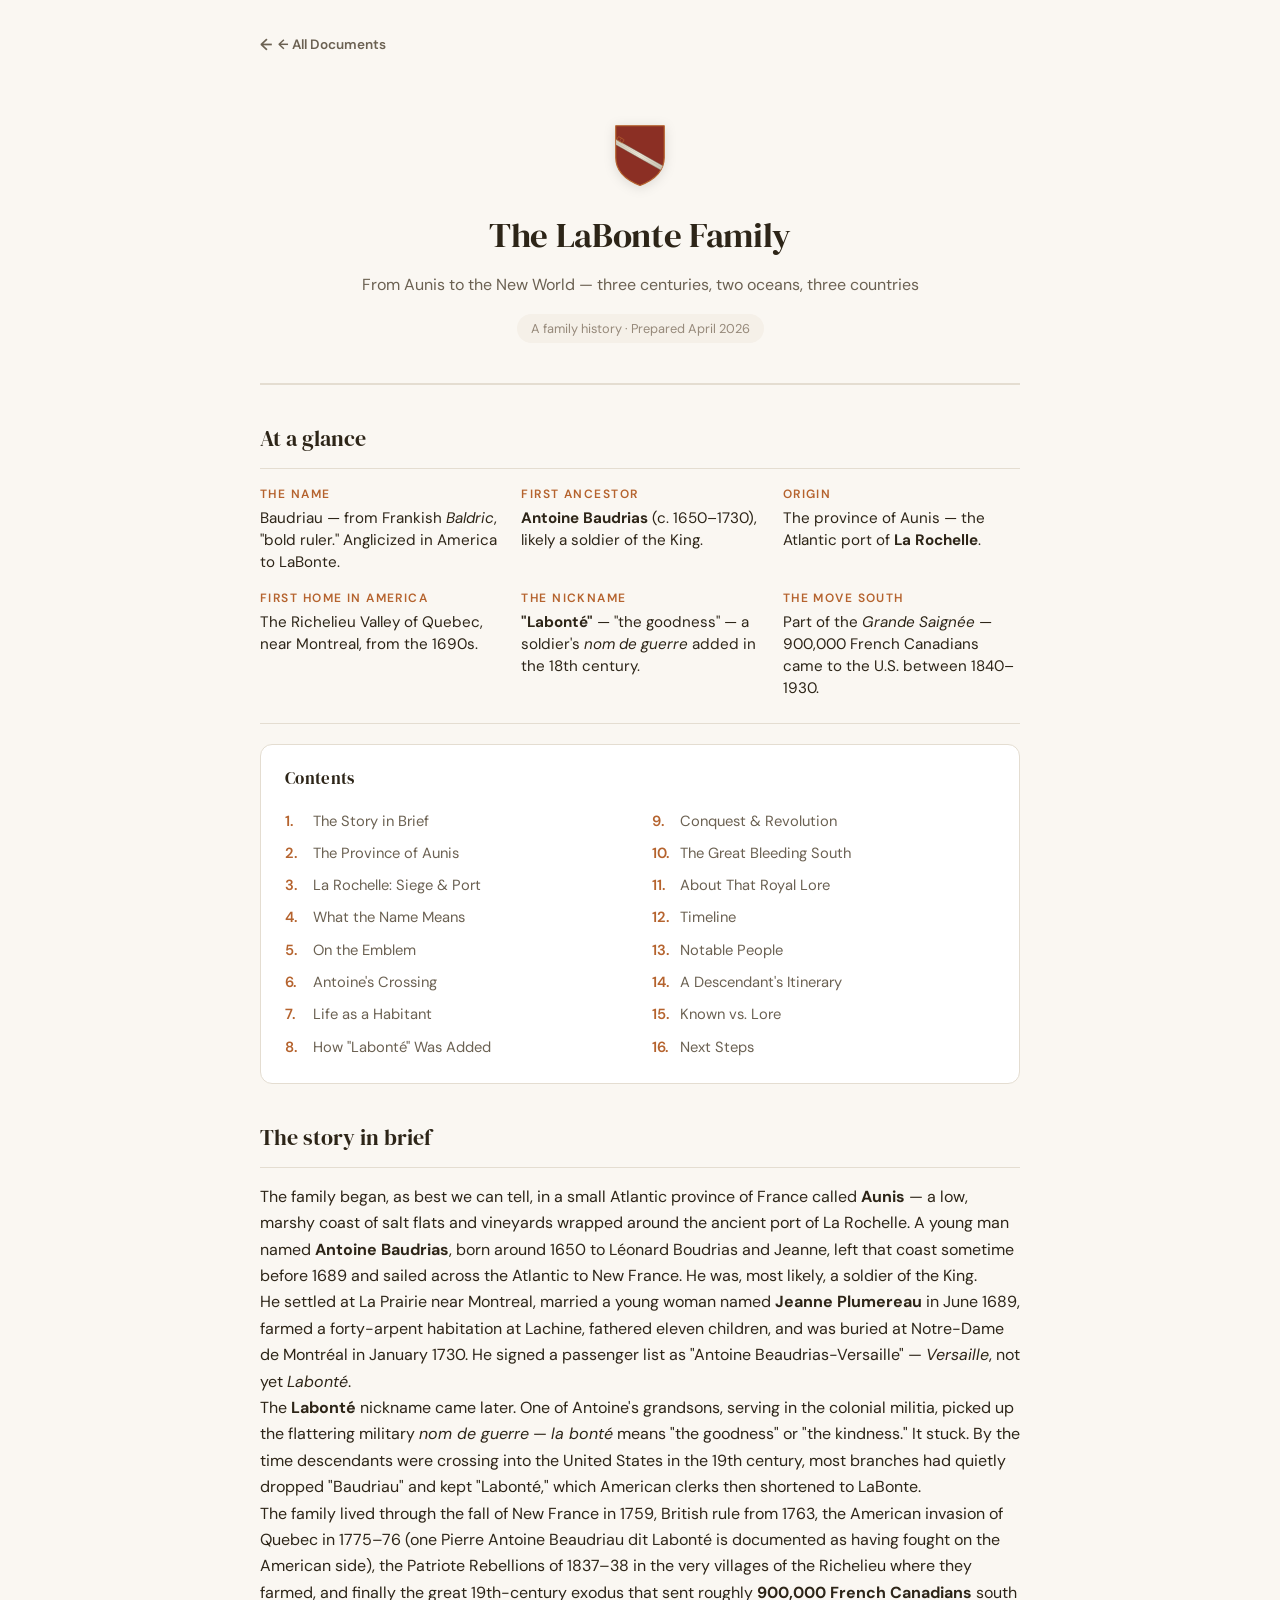
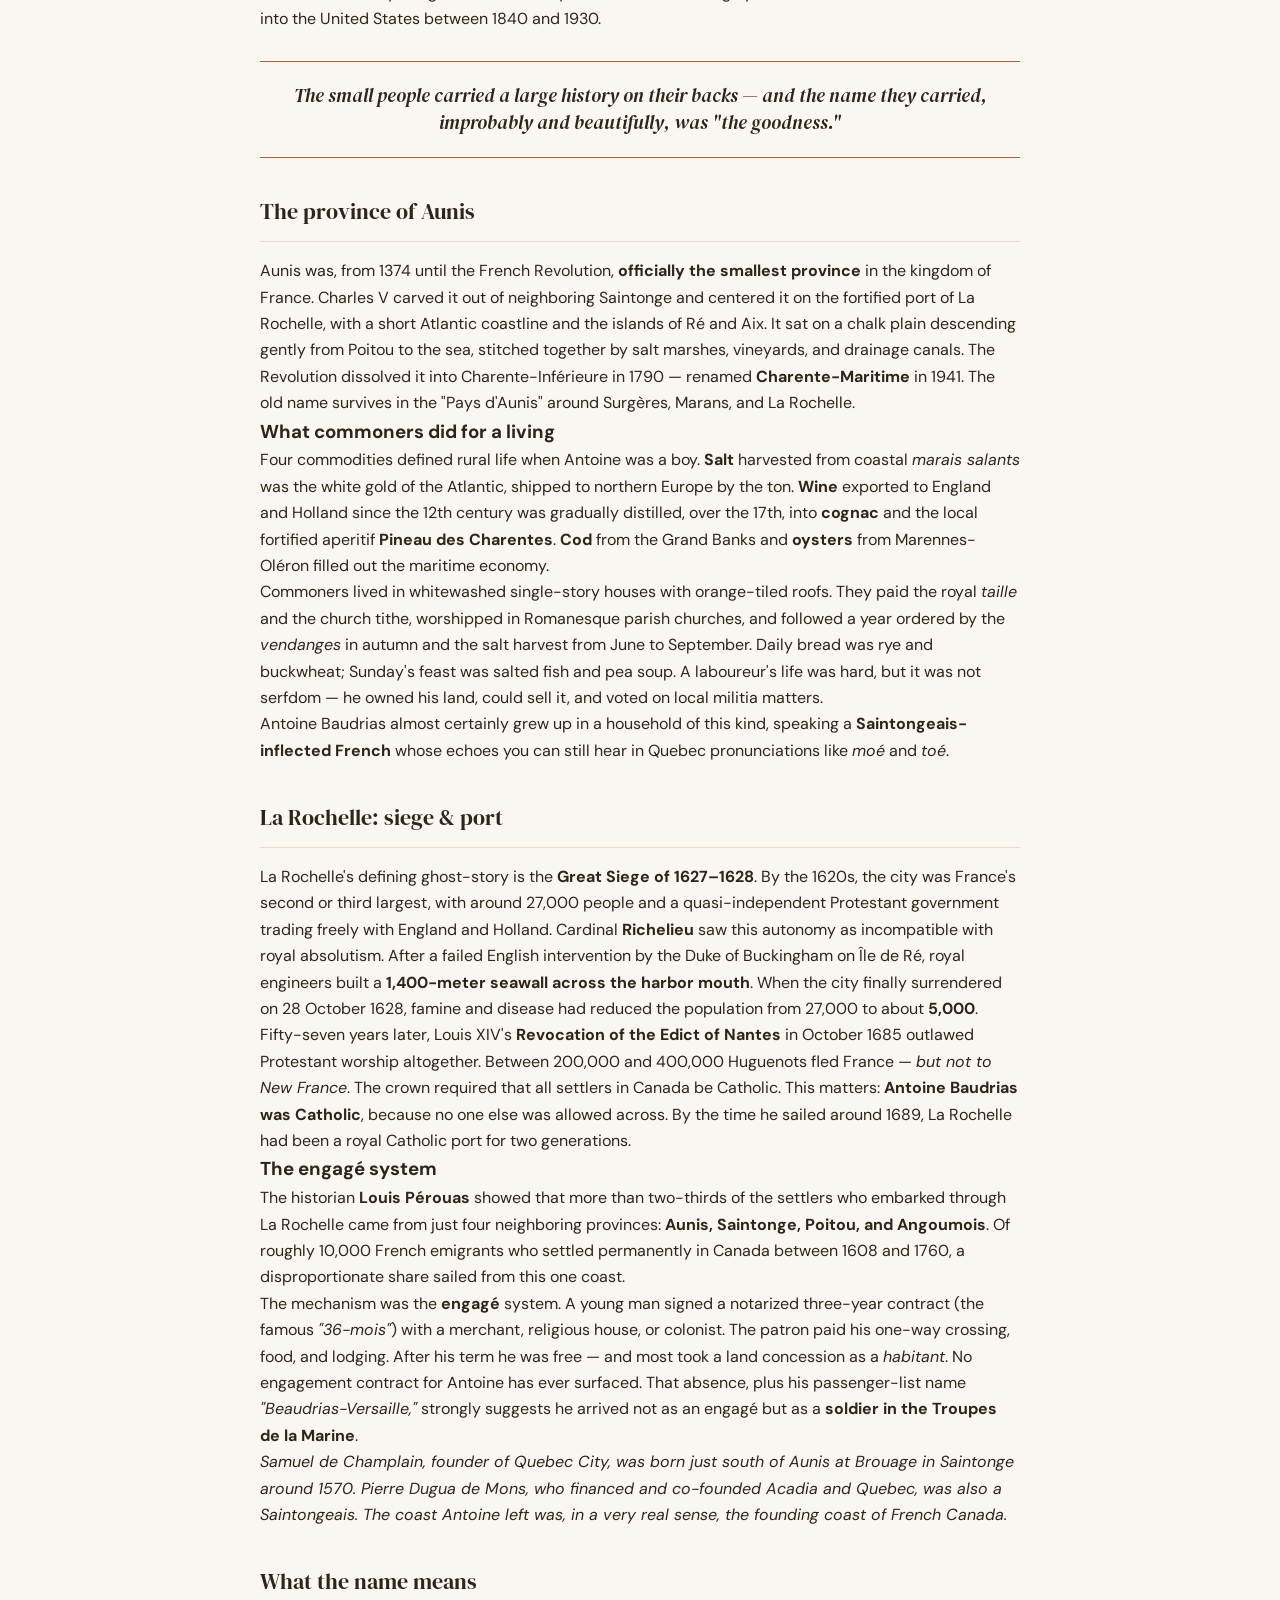
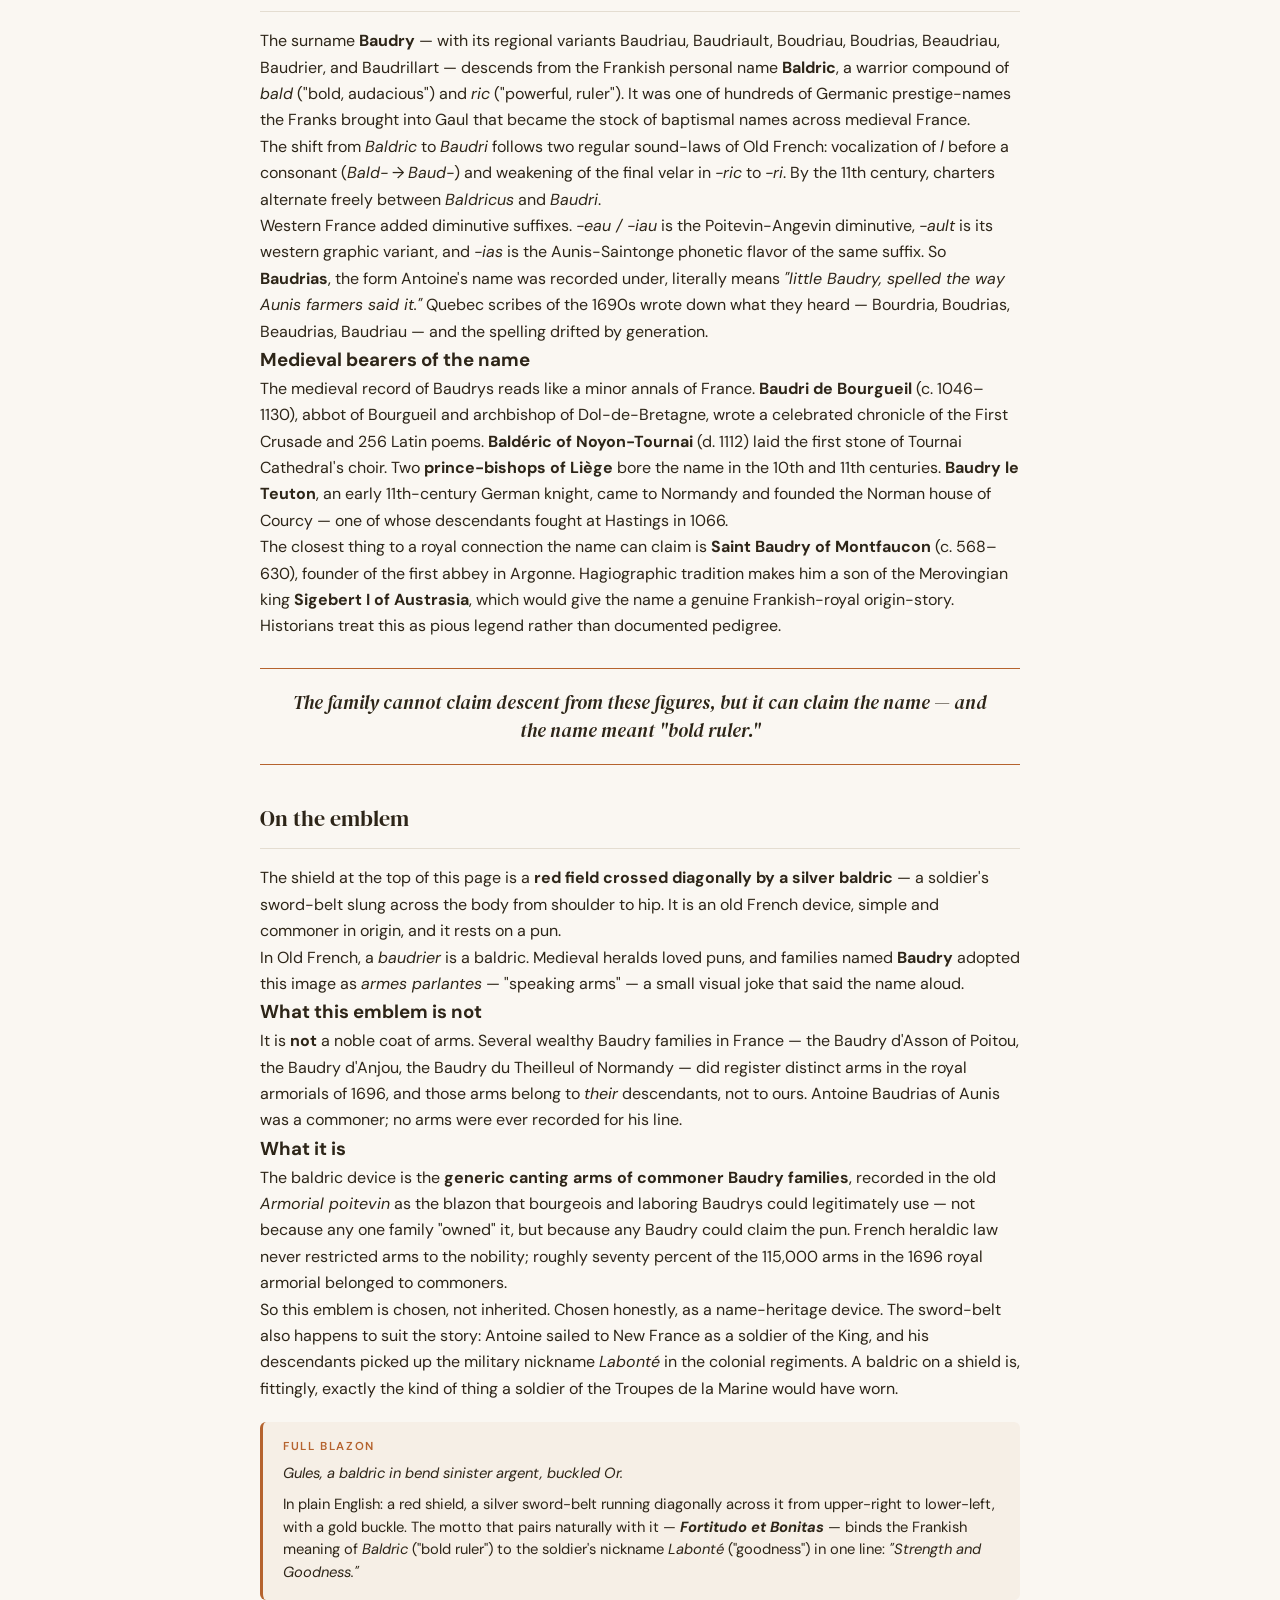
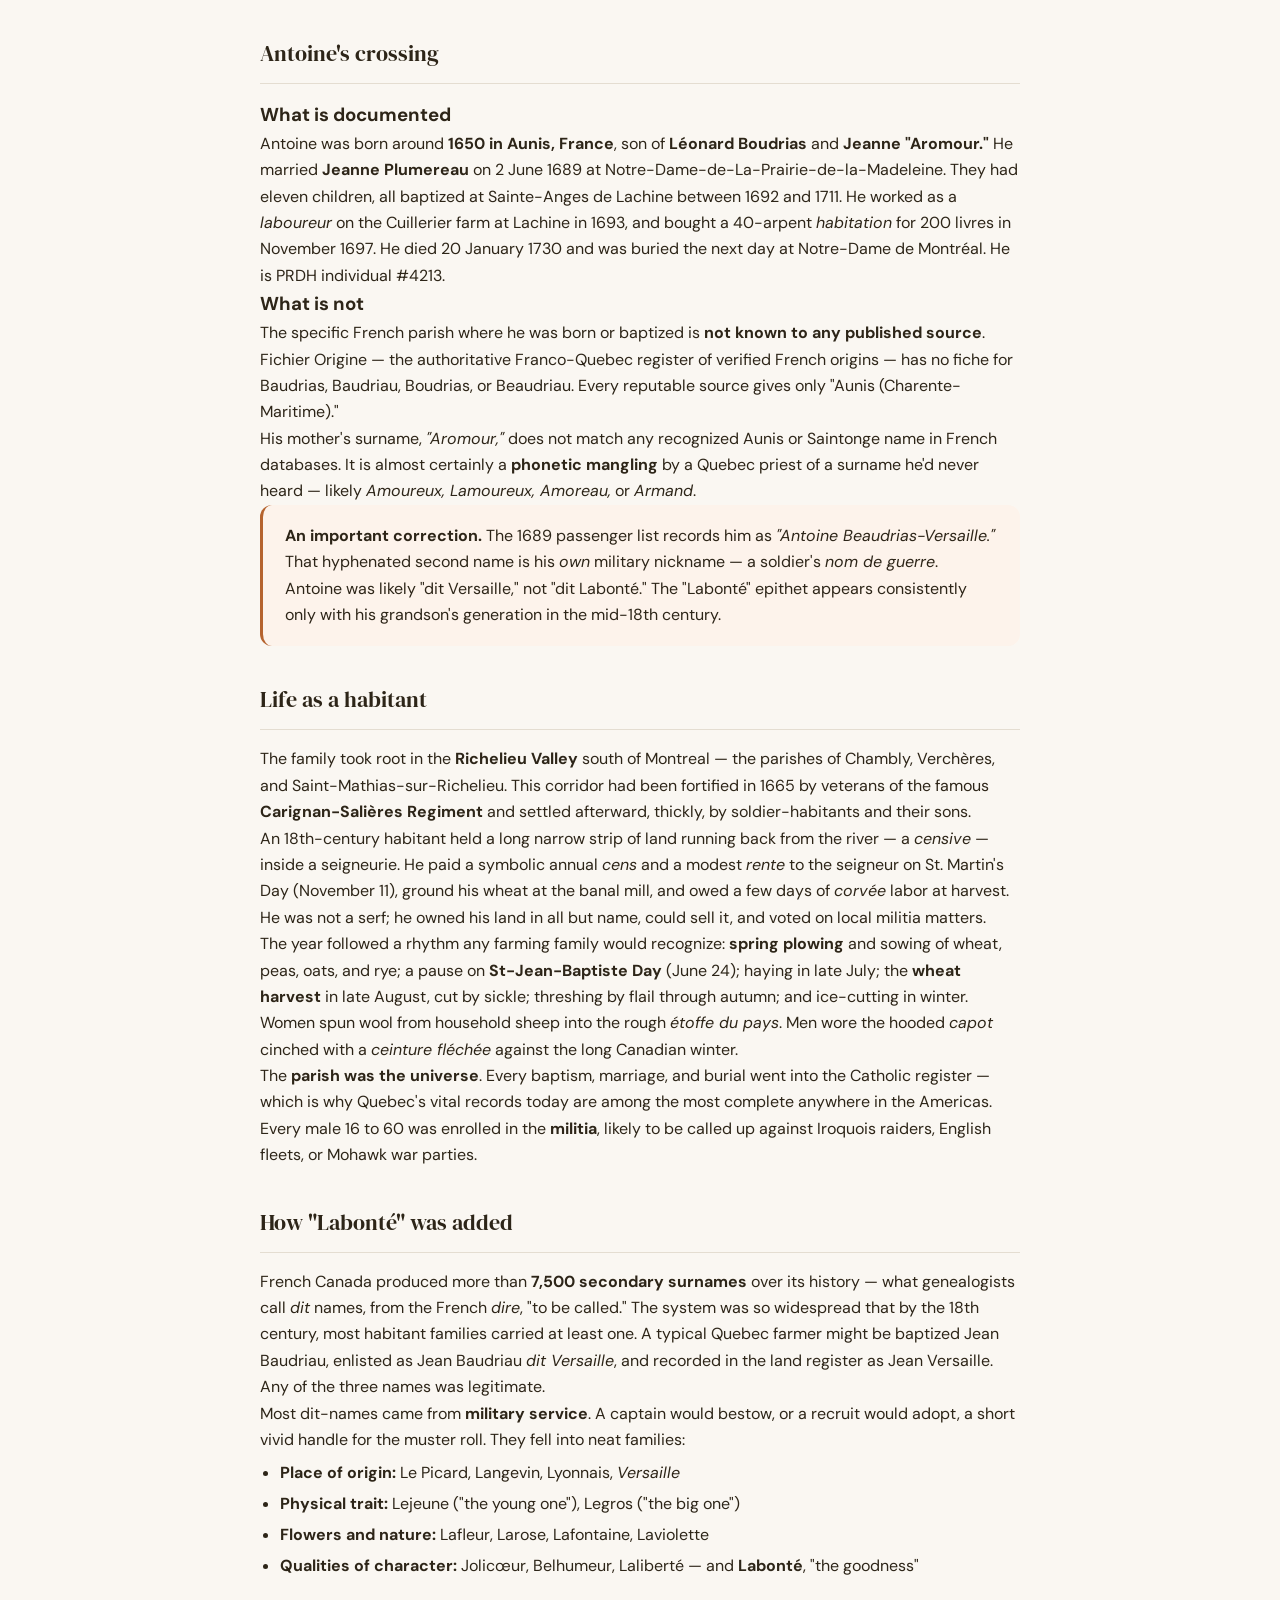
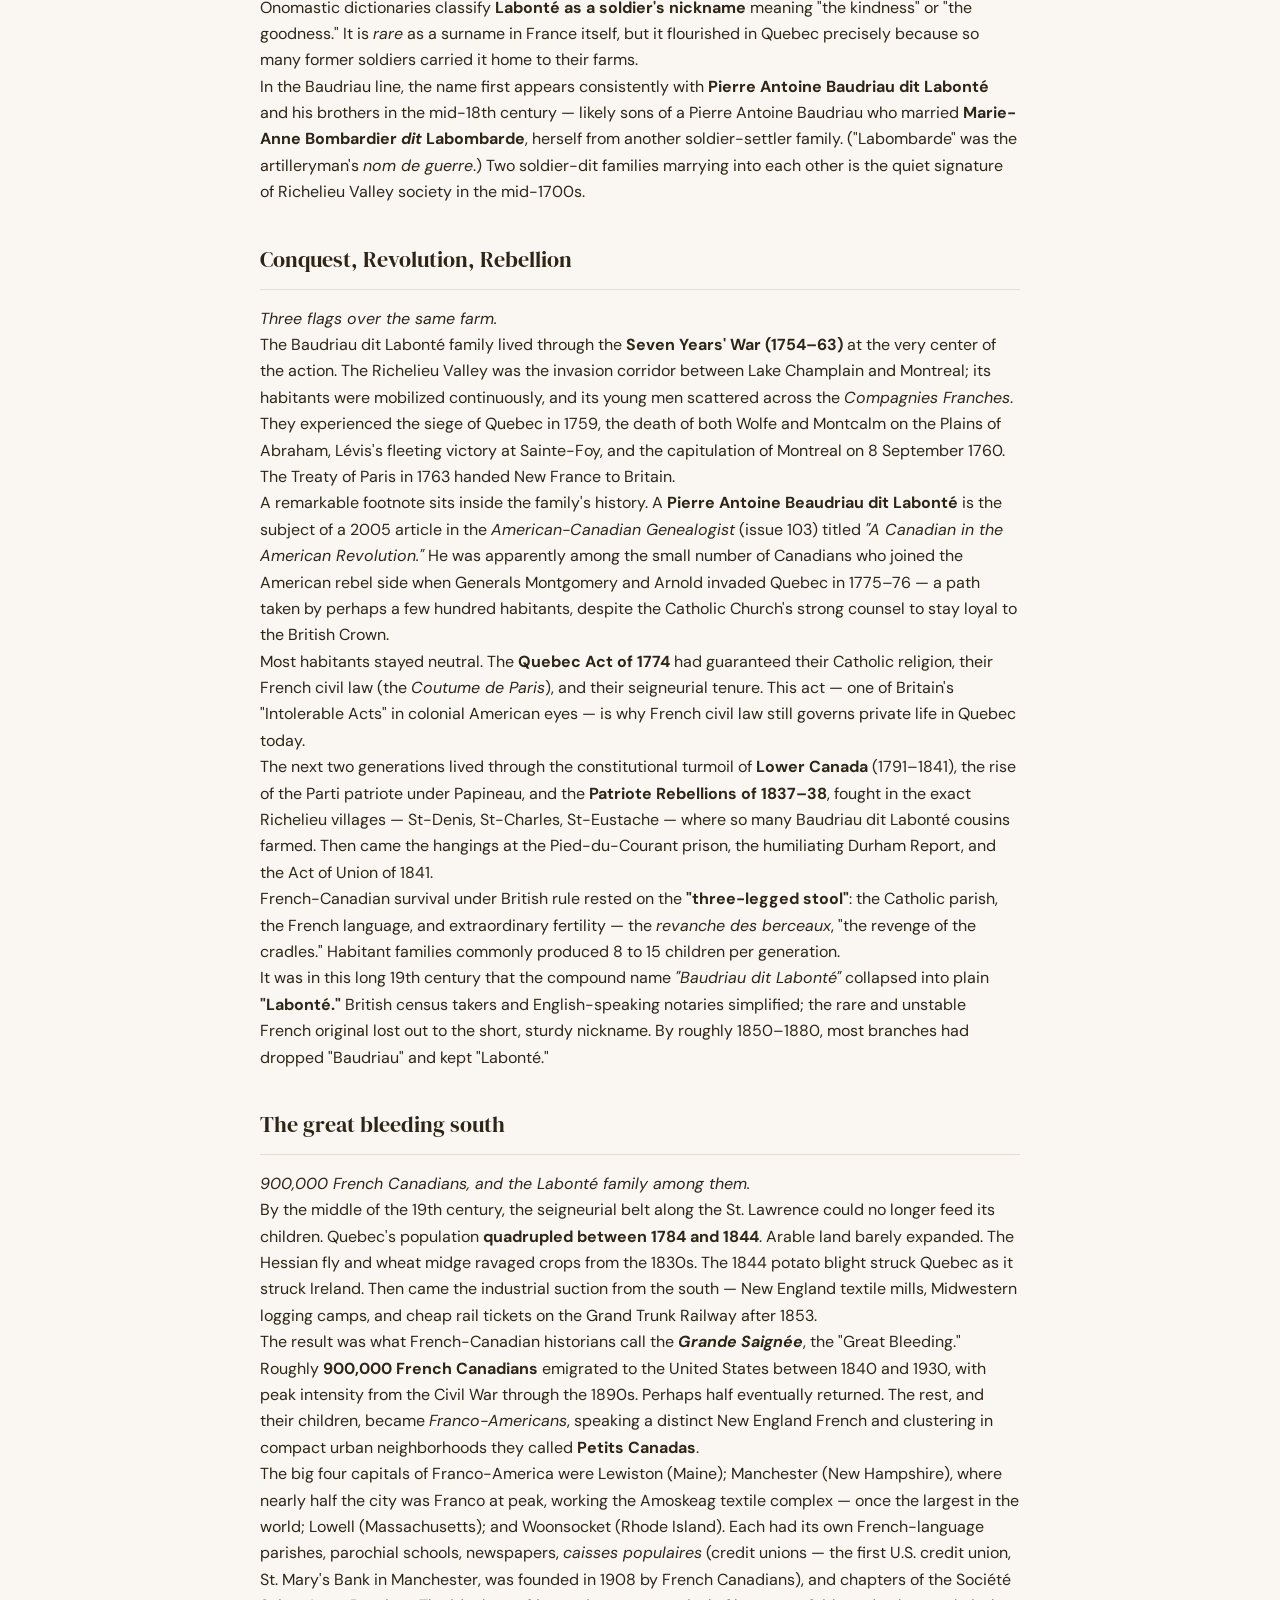
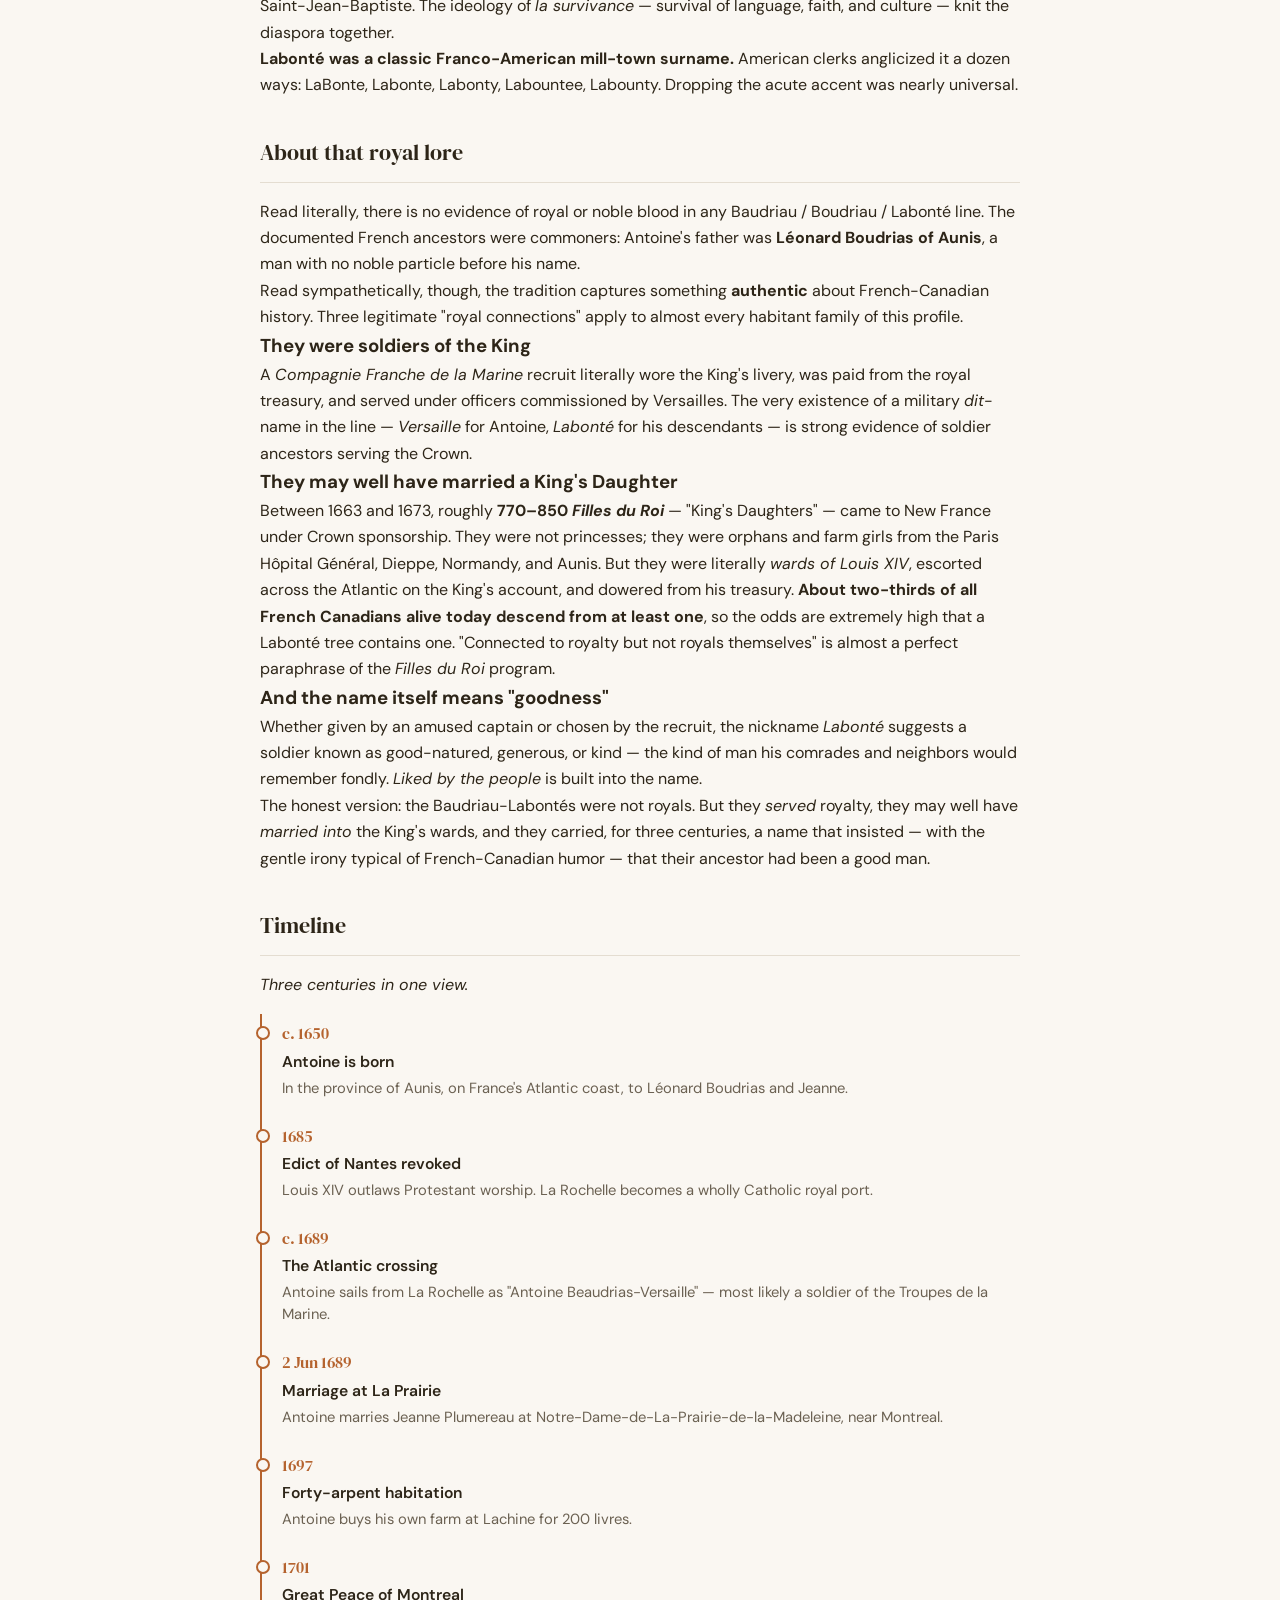
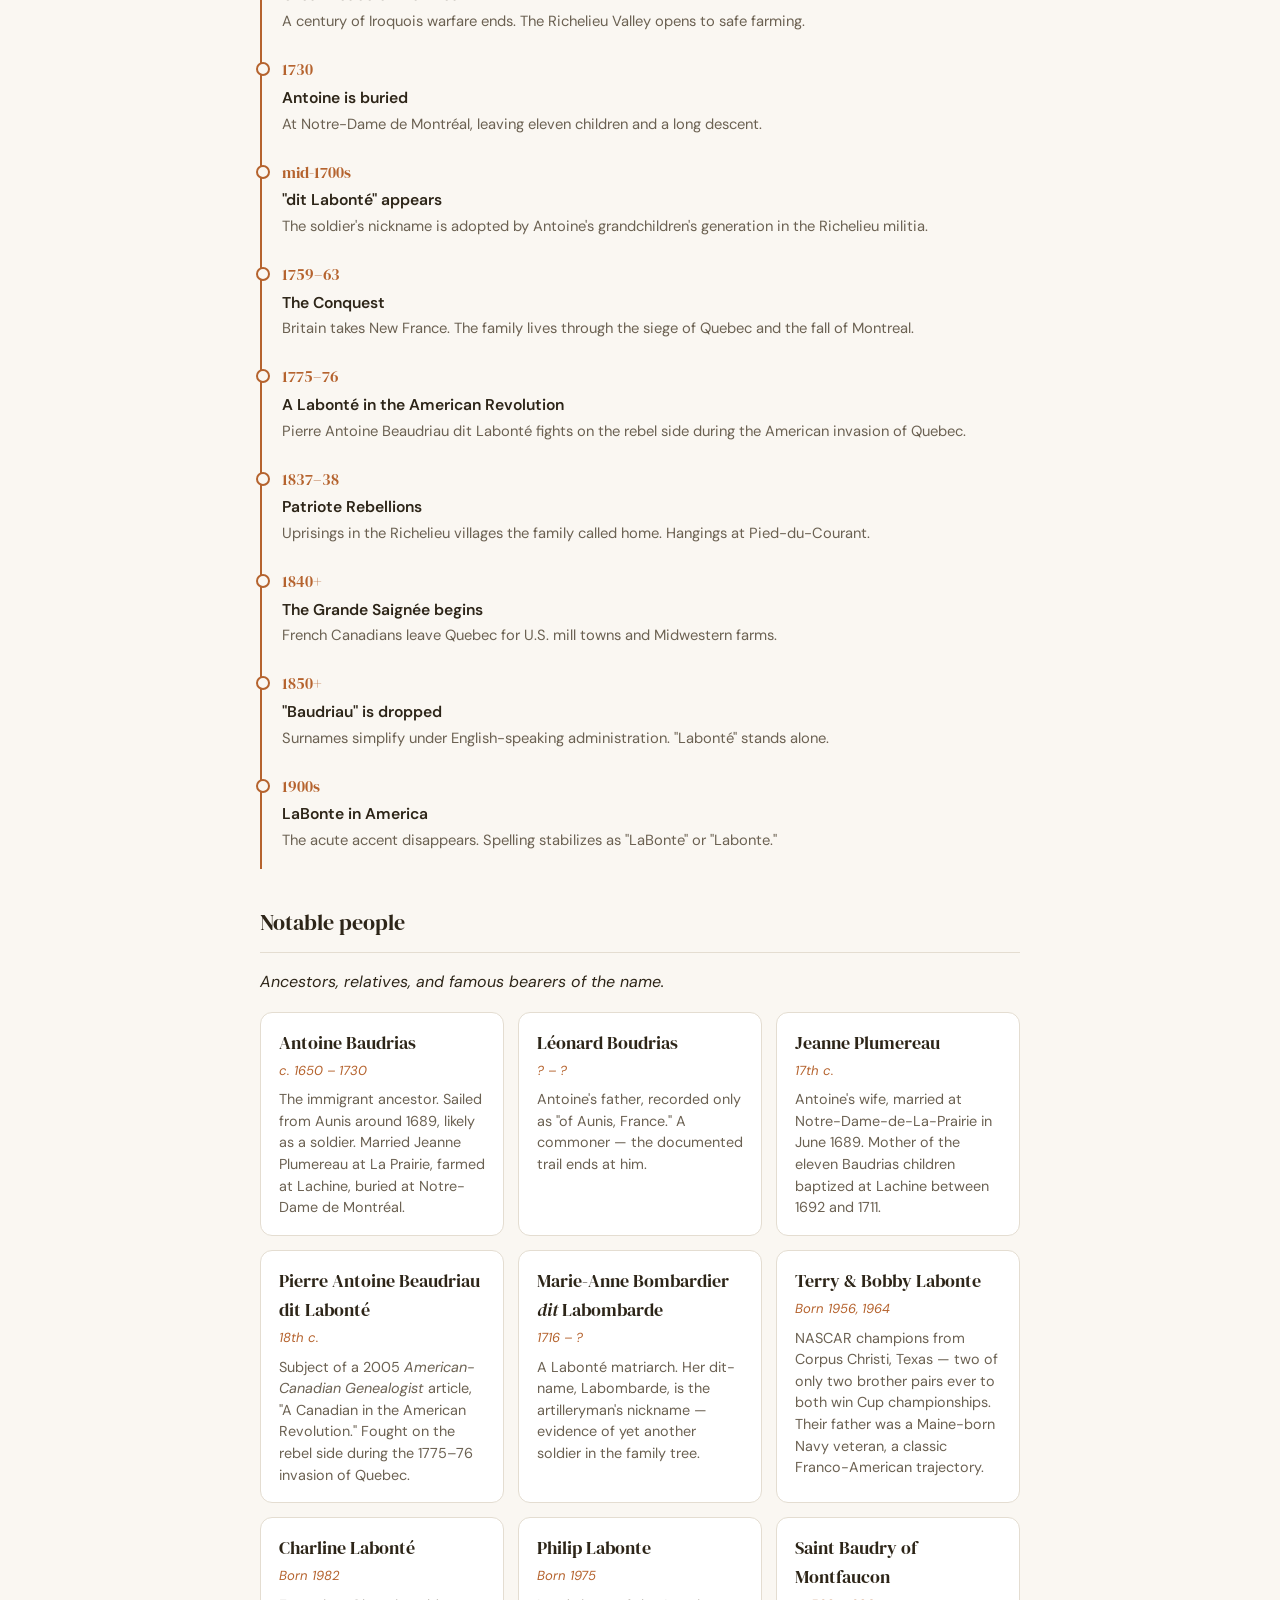
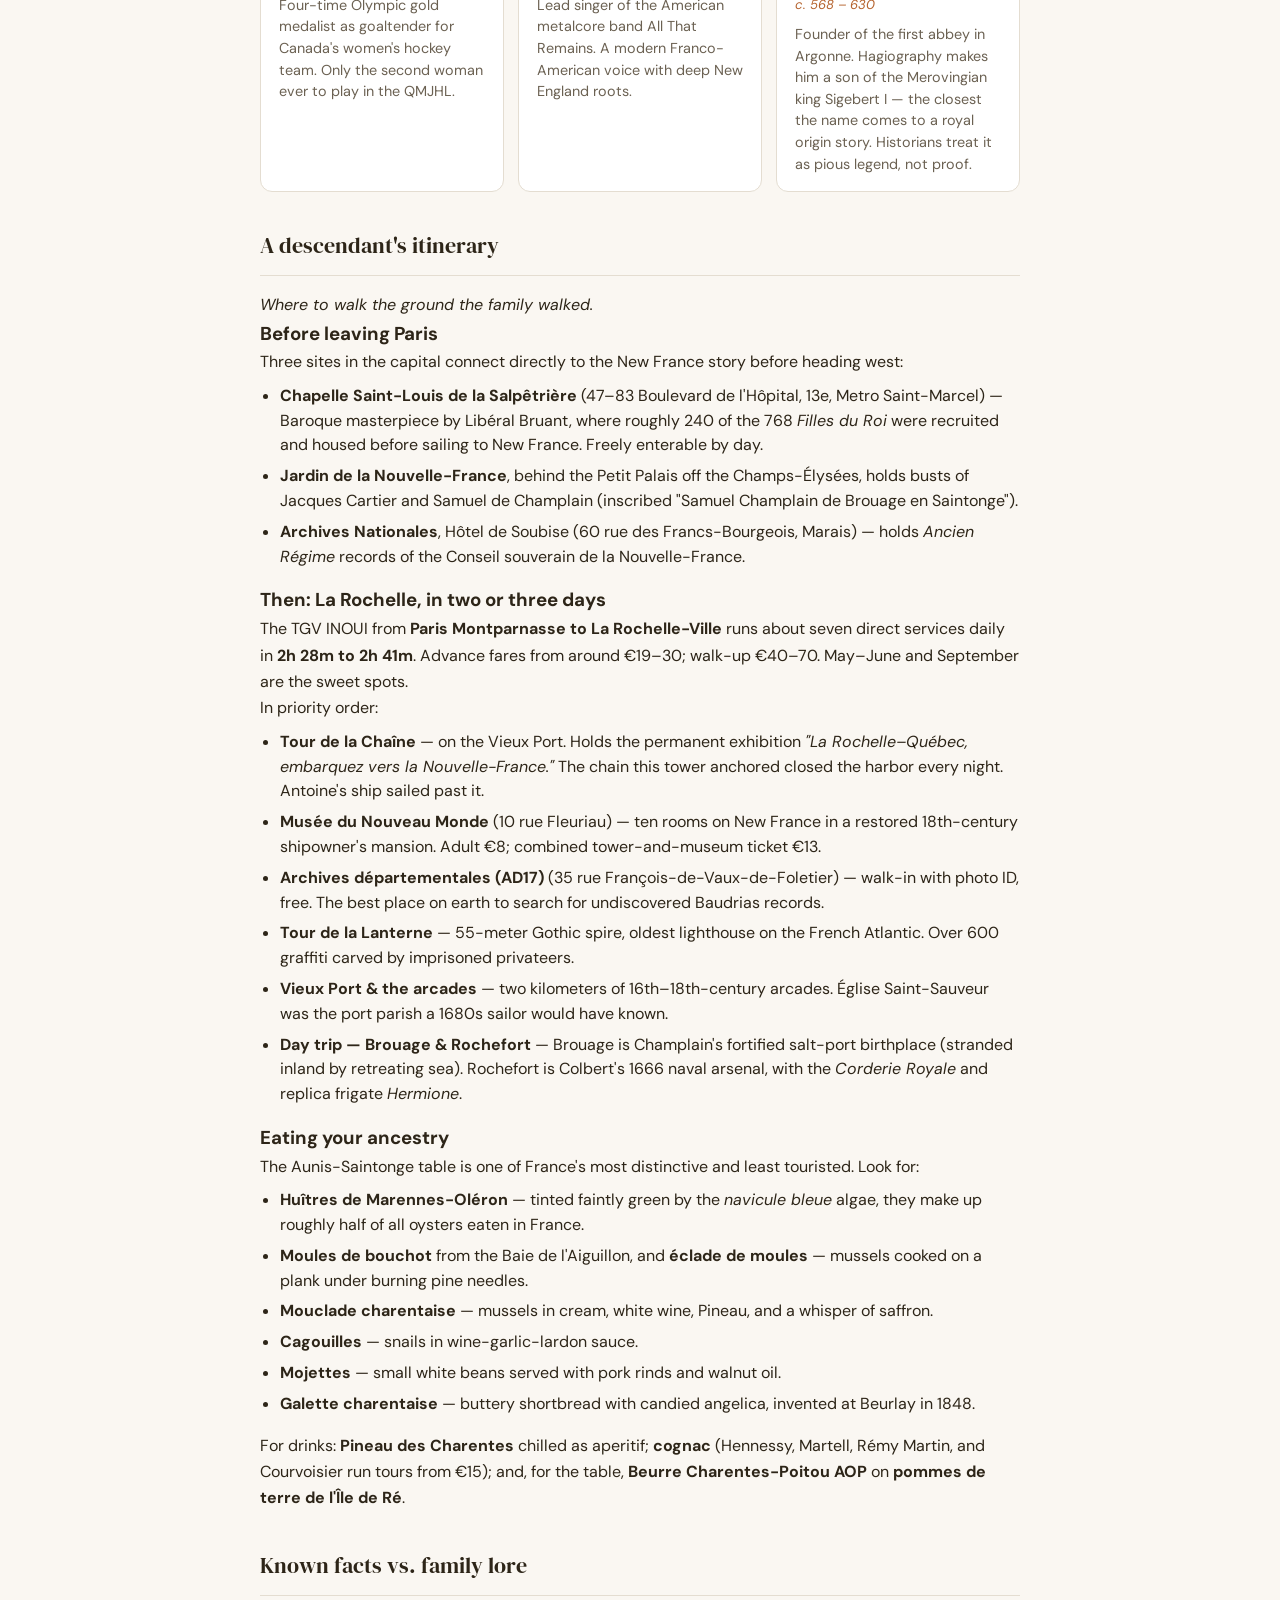
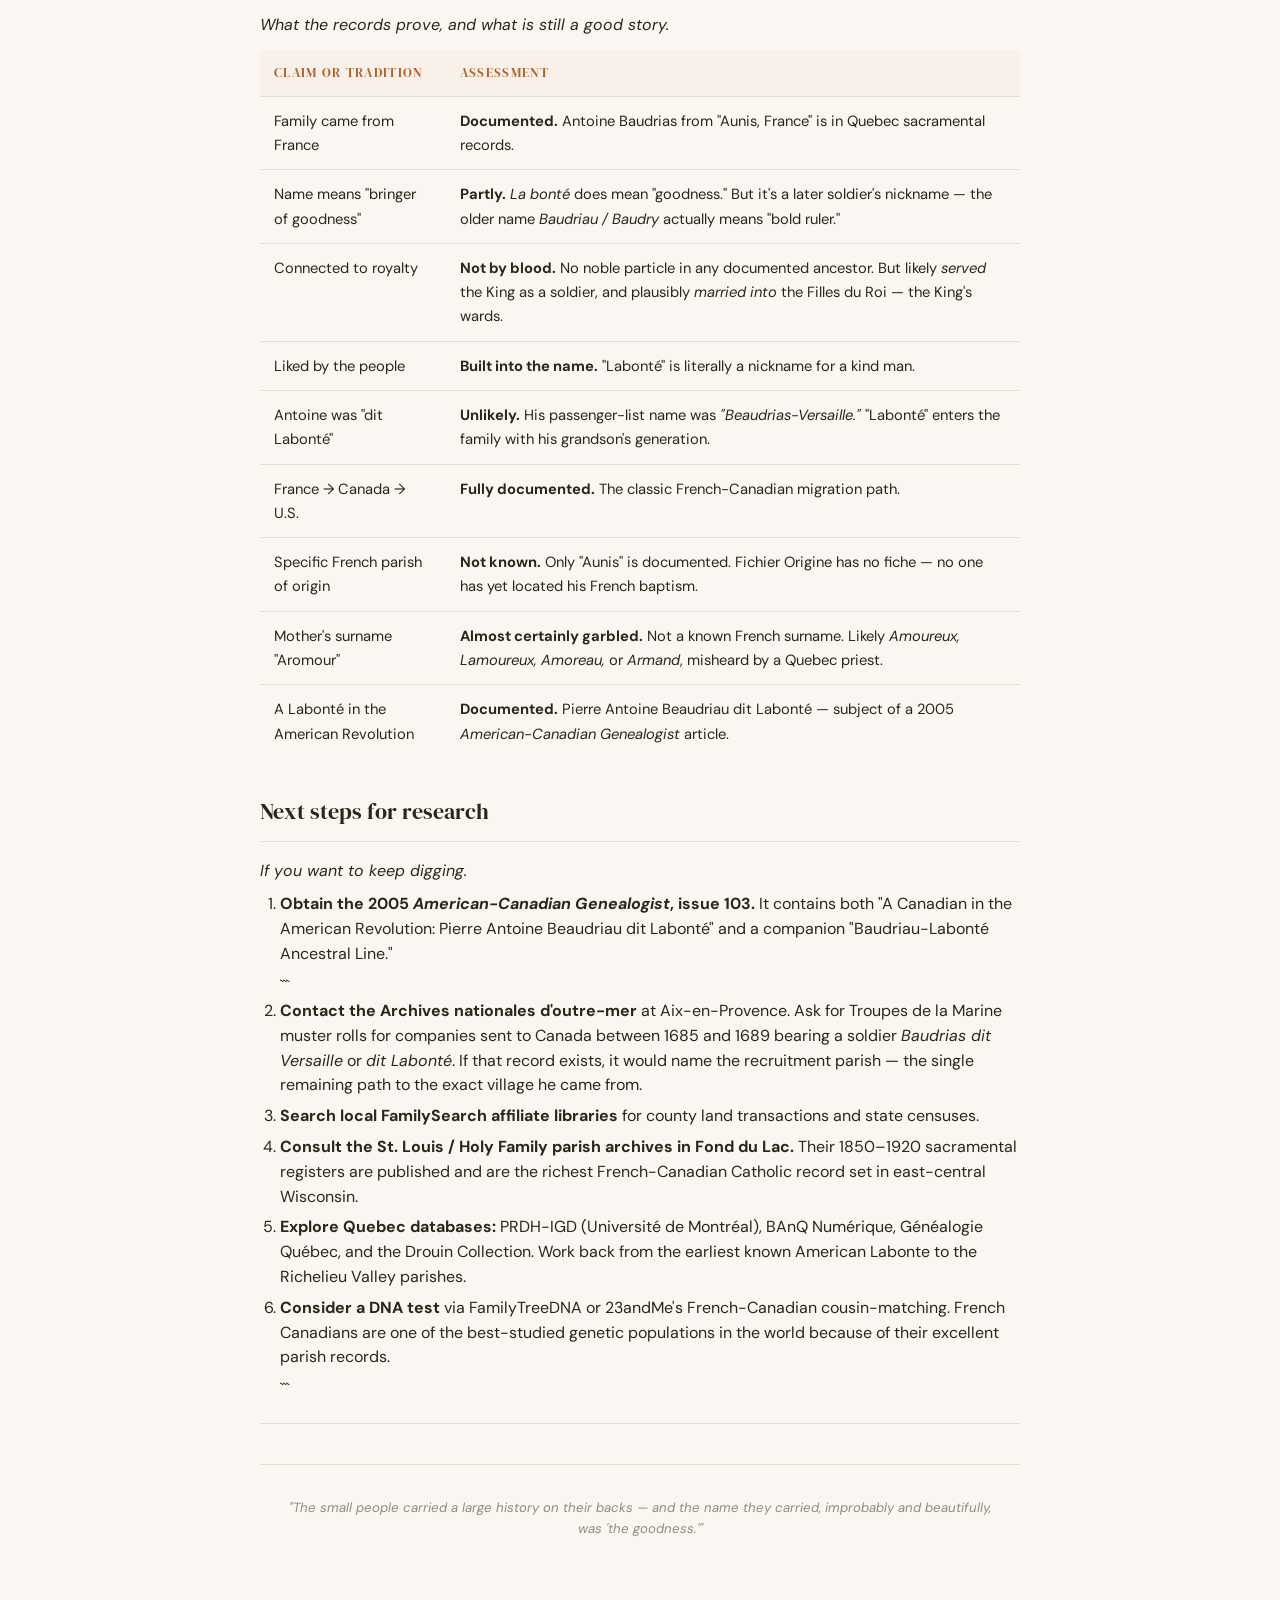
<file: labonte/family-history.html>
<!DOCTYPE html>

<html lang="en">
<head>
<meta charset="UTF-8">
<meta name="viewport" content="width=device-width, initial-scale=1.0">
<meta name="color-scheme" content="light dark">
<title>The LaBonte Family — From Aunis to the New World</title>
<meta name="description" content="The story of the LaBonte / Baudriau dit Labonté family, from 17th-century France to New France, Quebec, and beyond.">
<meta property="og:title" content="The LaBonte Family — From Aunis to the New World">
<meta property="og:description" content="The story of the LaBonte / Baudriau dit Labonté family, from 17th-century France to New France, Quebec, and beyond.">
<meta property="og:type" content="website">
<meta property="og:url" content="https://lukelabonte.github.io/public-documents/labonte/family-history.html">
<meta property="og:image" content="https://lukelabonte.github.io/public-documents/preview.png">
<meta name="twitter:card" content="summary_large_image">
<meta name="twitter:title" content="The LaBonte Family — From Aunis to the New World">
<meta name="twitter:description" content="The story of the LaBonte / Baudriau dit Labonté family, from 17th-century France to New France, Quebec, and beyond.">
<meta name="twitter:image" content="https://lukelabonte.github.io/public-documents/preview.png">
<link href="https://fonts.googleapis.com/css2?family=DM+Serif+Display&family=DM+Sans:ital,wght@0,400;0,500;0,600;0,700;1,400&display=swap" rel="stylesheet">
<link rel="stylesheet" href="../styles.css">

<style>
/* Page-specific styles only — everything else uses the shared design system */

/* Coat of arms — header icon replacement */
.crest {
  width: 56px;
  height: auto;
  margin: 0 auto 16px;
  display: block;
  filter: drop-shadow(0 2px 6px rgba(0,0,0,0.12));
}

/* TOC */
.toc {
  background: var(--surface, #fff);
  border: 1.5px solid var(--border, #e5dfd5);
  border-radius: var(--radius, 12px);
  padding: 20px 24px;
  margin: 0 0 32px;
}
.toc-title {
  font-family: 'DM Serif Display', serif;
  font-size: 1.05rem;
  margin: 0 0 12px;
  color: var(--text, #2a2623);
  letter-spacing: 0.02em;
}
.toc ol {
  margin: 0;
  padding: 0;
  list-style: none;
  counter-reset: toc;
  columns: 2;
  column-gap: 24px;
}
.toc li {
  counter-increment: toc;
  break-inside: avoid;
  padding: 4px 0;
  font-size: 0.92rem;
}
.toc li::before {
  content: counter(toc) ".";
  color: var(--accent, #B5632E);
  font-weight: 600;
  margin-right: 6px;
  min-width: 1.5em;
  display: inline-block;
}
.toc a {
  color: var(--text-muted, #5a5048);
  text-decoration: none;
  border-bottom: 1px dotted transparent;
}
.toc a:hover {
  color: var(--accent, #B5632E);
  border-bottom-color: var(--accent, #B5632E);
}
@media (max-width: 560px) {
  .toc ol { columns: 1; }
}

/* Pull quote */
.pullquote {
  margin: 28px 0;
  padding: 20px 24px;
  border-top: 1.5px solid var(--accent, #B5632E);
  border-bottom: 1.5px solid var(--accent, #B5632E);
  text-align: center;
  font-family: 'DM Serif Display', serif;
  font-size: 1.2rem;
  line-height: 1.45;
  color: var(--text, #2a2623);
  font-style: italic;
}

/* Timeline */
.timeline {
  margin: 16px 0 24px;
  border-left: 2px solid var(--accent, #B5632E);
  padding-left: 20px;
}
.tl-item {
  position: relative;
  padding: 6px 0 18px;
}
.tl-item::before {
  content: "";
  position: absolute;
  left: -26px;
  top: 12px;
  width: 10px;
  height: 10px;
  border-radius: 50%;
  background: var(--bg, #FAF7F2);
  border: 2px solid var(--accent, #B5632E);
}
.tl-year {
  font-family: 'DM Serif Display', serif;
  font-size: 1rem;
  color: var(--accent, #B5632E);
  margin-bottom: 2px;
}
.tl-title {
  font-weight: 600;
  font-size: 0.98rem;
  margin-bottom: 2px;
}
.tl-desc {
  font-size: 0.92rem;
  color: var(--text-muted, #5a5048);
  line-height: 1.5;
}

/* Person cards */
.people-grid {
  display: grid;
  grid-template-columns: repeat(auto-fit, minmax(220px, 1fr));
  gap: 14px;
  margin: 16px 0 24px;
}
.person {
  background: var(--surface, #fff);
  border: 1.5px solid var(--border, #e5dfd5);
  border-radius: var(--radius, 12px);
  padding: 16px 18px;
}
.person-name {
  font-family: 'DM Serif Display', serif;
  font-size: 1.1rem;
  margin-bottom: 2px;
  color: var(--text, #2a2623);
}
.person-years {
  font-size: 0.82rem;
  color: var(--accent, #B5632E);
  font-style: italic;
  margin-bottom: 8px;
}
.person-desc {
  font-size: 0.9rem;
  color: var(--text-muted, #5a5048);
  line-height: 1.5;
}

/* Facts grid */
.facts {
  display: grid;
  grid-template-columns: repeat(auto-fit, minmax(200px, 1fr));
  gap: 16px 24px;
  margin: 16px 0 24px;
}
.fact-label {
  font-size: 0.75rem;
  letter-spacing: 0.12em;
  text-transform: uppercase;
  color: var(--accent, #B5632E);
  font-weight: 600;
  margin-bottom: 2px;
}
.fact-value {
  font-size: 0.95rem;
  color: var(--text, #2a2623);
  line-height: 1.45;
}

/* Known vs Lore table */
.known-table {
  width: 100%;
  border-collapse: collapse;
  margin: 12px 0 24px;
  font-size: 0.92rem;
}
.known-table th,
.known-table td {
  text-align: left;
  padding: 12px 14px;
  border-bottom: 1px solid var(--border, #e5dfd5);
  vertical-align: top;
}
.known-table th {
  font-family: 'DM Serif Display', serif;
  font-weight: 400;
  font-size: 0.82rem;
  letter-spacing: 0.1em;
  text-transform: uppercase;
  color: var(--accent, #B5632E);
  background: rgba(181, 99, 46, 0.04);
}
.known-table tr:last-child td { border-bottom: none; }
@media (max-width: 560px) {
  .known-table, .known-table tbody, .known-table tr, .known-table td, .known-table th {
    display: block;
    width: 100%;
  }
  .known-table thead { display: none; }
  .known-table td {
    padding: 8px 0;
    border-bottom: none;
  }
  .known-table tr {
    padding: 12px 0;
    border-bottom: 1px solid var(--border, #e5dfd5);
  }
  .known-table tr:last-child { border-bottom: none; }
  .known-table td:first-child {
    font-weight: 600;
    color: var(--text, #2a2623);
  }
}

/* Blazon callout */
.blazon {
  margin: 20px 0;
  padding: 16px 20px;
  background: rgba(181, 99, 46, 0.06);
  border-left: 3px solid var(--accent, #B5632E);
  border-radius: 6px;
  font-size: 0.92rem;
  line-height: 1.55;
}
.blazon-label {
  font-size: 0.72rem;
  letter-spacing: 0.14em;
  text-transform: uppercase;
  color: var(--accent, #B5632E);
  font-weight: 600;
  margin-bottom: 6px;
}

/* Simple list spacing in prose */
.prose ul, .prose ol { margin: 8px 0 16px 20px; }
.prose li { margin-bottom: 6px; line-height: 1.55; }
</style>

</head>
<body>

<div class="container">

<a href="../index.html" class="back-btn">← All Documents</a>

  <div class="header">
    <!-- Coat of arms: gules, a baldric argent (the canting commoner Baudry arms) -->
    <svg class="crest" viewBox="0 0 60 72" xmlns="http://www.w3.org/2000/svg" aria-label="Coat of arms: a silver baldric on red">
      <defs>
        <clipPath id="shieldClipHeader">
          <path d="M 4 4 L 56 4 L 56 38 Q 56 58 30 68 Q 4 58 4 38 Z"/>
        </clipPath>
        <linearGradient id="baldricGradHeader" x1="0%" y1="0%" x2="100%" y2="0%">
          <stop offset="0%" stop-color="#cfc9b9"/>
          <stop offset="50%" stop-color="#ede7d7"/>
          <stop offset="100%" stop-color="#c0baaa"/>
        </linearGradient>
      </defs>
      <!-- Shield body, red (gules) -->
      <path d="M 4 4 L 56 4 L 56 38 Q 56 58 30 68 Q 4 58 4 38 Z"
            fill="#8b2f24" stroke="#B5632E" stroke-width="1.2" stroke-linejoin="round"/>
      <!-- Baldric (sword-belt) in bend sinister -->
      <g clip-path="url(#shieldClipHeader)">
        <path d="M 0 16 L 60 50 L 60 56 L 0 22 Z"
              fill="url(#baldricGradHeader)" stroke="#6b6355" stroke-width="0.4"/>
        <path d="M 2 18 L 58 52 M 2 20.5 L 58 54.5"
              stroke="#6b6355" stroke-width="0.25" opacity="0.55" fill="none"/>
        <!-- Buckle -->
        <g transform="translate(9 19) rotate(30)">
          <rect x="-3.5" y="-2" width="7" height="4" rx="0.5"
                fill="none" stroke="#B5632E" stroke-width="0.7"/>
          <line x1="0" y1="-2" x2="0" y2="2" stroke="#B5632E" stroke-width="0.5"/>
        </g>
      </g>
      <!-- Edge highlight -->
      <path d="M 4 4 L 56 4 L 56 38 Q 56 58 30 68 Q 4 58 4 38 Z"
            fill="none" stroke="#B5632E" stroke-width="0.5" opacity="0.5"/>
    </svg>
    <h1>The LaBonte Family</h1>
    <p class="subtitle">From Aunis to the New World &mdash; three centuries, two oceans, three countries</p>
    <div class="updated">A family history · Prepared April 2026</div>
  </div>

  <!-- ================= AT A GLANCE ================= -->

  <h2 class="section-heading">At a glance</h2>
  <div class="facts">
    <div>
      <div class="fact-label">The Name</div>
      <div class="fact-value">Baudriau &mdash; from Frankish <em>Baldric</em>, "bold ruler." Anglicized in America to LaBonte.</div>
    </div>
    <div>
      <div class="fact-label">First Ancestor</div>
      <div class="fact-value"><strong>Antoine Baudrias</strong> (c. 1650&ndash;1730), likely a soldier of the King.</div>
    </div>
    <div>
      <div class="fact-label">Origin</div>
      <div class="fact-value">The province of Aunis &mdash; the Atlantic port of <strong>La Rochelle</strong>.</div>
    </div>
    <div>
      <div class="fact-label">First Home in America</div>
      <div class="fact-value">The Richelieu Valley of Quebec, near Montreal, from the 1690s.</div>
    </div>
    <div>
      <div class="fact-label">The Nickname</div>
      <div class="fact-value"><strong>"Labonté"</strong> &mdash; "the goodness" &mdash; a soldier's <em>nom de guerre</em> added in the 18th century.</div>
    </div>
    <div>
      <div class="fact-label">The Move South</div>
      <div class="fact-value">Part of the <em>Grande Saignée</em> &mdash; 900,000 French Canadians came to the U.S. between 1840&ndash;1930.</div>
    </div>
  </div>

  <div class="divider"></div>

  <!-- ================= TOC ================= -->

  <div class="toc">
    <div class="toc-title">Contents</div>
    <ol>
      <li><a href="#story">The Story in Brief</a></li>
      <li><a href="#aunis">The Province of Aunis</a></li>
      <li><a href="#rochelle">La Rochelle: Siege &amp; Port</a></li>
      <li><a href="#name">What the Name Means</a></li>
      <li><a href="#emblem">On the Emblem</a></li>
      <li><a href="#crossing">Antoine's Crossing</a></li>
      <li><a href="#habitant">Life as a Habitant</a></li>
      <li><a href="#labonte">How "Labonté" Was Added</a></li>
      <li><a href="#conquest">Conquest &amp; Revolution</a></li>
      <li><a href="#saignee">The Great Bleeding South</a></li>
      <li><a href="#royalty">About That Royal Lore</a></li>
      <li><a href="#timeline">Timeline</a></li>
      <li><a href="#people">Notable People</a></li>
      <li><a href="#visit">A Descendant's Itinerary</a></li>
      <li><a href="#documented">Known vs. Lore</a></li>
      <li><a href="#next">Next Steps</a></li>
    </ol>
  </div>

  <!-- ================= STORY ================= -->

  <div class="prose">

  <h2 id="story" class="section-heading">The story in brief</h2>

  <p>The family began, as best we can tell, in a small Atlantic province of France called <strong>Aunis</strong> &mdash; a low, marshy coast of salt flats and vineyards wrapped around the ancient port of La Rochelle. A young man named <strong>Antoine Baudrias</strong>, born around 1650 to Léonard Boudrias and Jeanne, left that coast sometime before 1689 and sailed across the Atlantic to New France. He was, most likely, a soldier of the King.</p>

  <p>He settled at La Prairie near Montreal, married a young woman named <strong>Jeanne Plumereau</strong> in June 1689, farmed a forty-arpent habitation at Lachine, fathered eleven children, and was buried at Notre-Dame de Montréal in January 1730. He signed a passenger list as "Antoine Beaudrias-Versaille" &mdash; <em>Versaille</em>, not yet <em>Labonté</em>.</p>

  <p>The <strong>Labonté</strong> nickname came later. One of Antoine's grandsons, serving in the colonial militia, picked up the flattering military <em>nom de guerre</em> &mdash; <em>la bonté</em> means "the goodness" or "the kindness." It stuck. By the time descendants were crossing into the United States in the 19th century, most branches had quietly dropped "Baudriau" and kept "Labonté," which American clerks then shortened to LaBonte.</p>

  <p>The family lived through the fall of New France in 1759, British rule from 1763, the American invasion of Quebec in 1775&ndash;76 (one Pierre Antoine Beaudriau dit Labonté is documented as having fought on the American side), the Patriote Rebellions of 1837&ndash;38 in the very villages of the Richelieu where they farmed, and finally the great 19th-century exodus that sent roughly <strong>900,000 French Canadians</strong> south into the United States between 1840 and 1930.</p>

  <div class="pullquote">
    The small people carried a large history on their backs &mdash; and the name they carried, improbably and beautifully, was <em>"the goodness."</em>
  </div>

  <!-- ================= AUNIS ================= -->

  <h2 id="aunis" class="section-heading">The province of Aunis</h2>

  <p>Aunis was, from 1374 until the French Revolution, <strong>officially the smallest province</strong> in the kingdom of France. Charles V carved it out of neighboring Saintonge and centered it on the fortified port of La Rochelle, with a short Atlantic coastline and the islands of Ré and Aix. It sat on a chalk plain descending gently from Poitou to the sea, stitched together by salt marshes, vineyards, and drainage canals. The Revolution dissolved it into Charente-Inférieure in 1790 &mdash; renamed <strong>Charente-Maritime</strong> in 1941. The old name survives in the "Pays d'Aunis" around Surgères, Marans, and La Rochelle.</p>

  <h3>What commoners did for a living</h3>

  <p>Four commodities defined rural life when Antoine was a boy. <strong>Salt</strong> harvested from coastal <em>marais salants</em> was the white gold of the Atlantic, shipped to northern Europe by the ton. <strong>Wine</strong> exported to England and Holland since the 12th century was gradually distilled, over the 17th, into <strong>cognac</strong> and the local fortified aperitif <strong>Pineau des Charentes</strong>. <strong>Cod</strong> from the Grand Banks and <strong>oysters</strong> from Marennes-Oléron filled out the maritime economy.</p>

  <p>Commoners lived in whitewashed single-story houses with orange-tiled roofs. They paid the royal <em>taille</em> and the church tithe, worshipped in Romanesque parish churches, and followed a year ordered by the <em>vendanges</em> in autumn and the salt harvest from June to September. Daily bread was rye and buckwheat; Sunday's feast was salted fish and pea soup. A laboureur's life was hard, but it was not serfdom &mdash; he owned his land, could sell it, and voted on local militia matters.</p>

  <p>Antoine Baudrias almost certainly grew up in a household of this kind, speaking a <strong>Saintongeais-inflected French</strong> whose echoes you can still hear in Quebec pronunciations like <em>moé</em> and <em>toé</em>.</p>

  <!-- ================= LA ROCHELLE ================= -->

  <h2 id="rochelle" class="section-heading">La Rochelle: siege &amp; port</h2>

  <p>La Rochelle's defining ghost-story is the <strong>Great Siege of 1627&ndash;1628</strong>. By the 1620s, the city was France's second or third largest, with around 27,000 people and a quasi-independent Protestant government trading freely with England and Holland. Cardinal <strong>Richelieu</strong> saw this autonomy as incompatible with royal absolutism. After a failed English intervention by the Duke of Buckingham on Île de Ré, royal engineers built a <strong>1,400-meter seawall across the harbor mouth</strong>. When the city finally surrendered on 28 October 1628, famine and disease had reduced the population from 27,000 to about <strong>5,000</strong>.</p>

  <p>Fifty-seven years later, Louis XIV's <strong>Revocation of the Edict of Nantes</strong> in October 1685 outlawed Protestant worship altogether. Between 200,000 and 400,000 Huguenots fled France &mdash; <em>but not to New France</em>. The crown required that all settlers in Canada be Catholic. This matters: <strong>Antoine Baudrias was Catholic</strong>, because no one else was allowed across. By the time he sailed around 1689, La Rochelle had been a royal Catholic port for two generations.</p>

  <h3>The engagé system</h3>

  <p>The historian <strong>Louis Pérouas</strong> showed that more than two-thirds of the settlers who embarked through La Rochelle came from just four neighboring provinces: <strong>Aunis, Saintonge, Poitou, and Angoumois</strong>. Of roughly 10,000 French emigrants who settled permanently in Canada between 1608 and 1760, a disproportionate share sailed from this one coast.</p>

  <p>The mechanism was the <strong>engagé</strong> system. A young man signed a notarized three-year contract (the famous <em>"36-mois"</em>) with a merchant, religious house, or colonist. The patron paid his one-way crossing, food, and lodging. After his term he was free &mdash; and most took a land concession as a <em>habitant</em>. No engagement contract for Antoine has ever surfaced. That absence, plus his passenger-list name <em>"Beaudrias-Versaille,"</em> strongly suggests he arrived not as an engagé but as a <strong>soldier in the Troupes de la Marine</strong>.</p>

  <p><em>Samuel de Champlain, founder of Quebec City, was born just south of Aunis at Brouage in Saintonge around 1570. Pierre Dugua de Mons, who financed and co-founded Acadia and Quebec, was also a Saintongeais. The coast Antoine left was, in a very real sense, the founding coast of French Canada.</em></p>

  <!-- ================= NAME ================= -->

  <h2 id="name" class="section-heading">What the name means</h2>

  <p>The surname <strong>Baudry</strong> &mdash; with its regional variants Baudriau, Baudriault, Boudriau, Boudrias, Beaudriau, Baudrier, and Baudrillart &mdash; descends from the Frankish personal name <strong>Baldric</strong>, a warrior compound of <em>bald</em> ("bold, audacious") and <em>ric</em> ("powerful, ruler"). It was one of hundreds of Germanic prestige-names the Franks brought into Gaul that became the stock of baptismal names across medieval France.</p>

  <p>The shift from <em>Baldric</em> to <em>Baudri</em> follows two regular sound-laws of Old French: vocalization of <em>l</em> before a consonant (<em>Bald-</em> &rarr; <em>Baud-</em>) and weakening of the final velar in <em>-ric</em> to <em>-ri</em>. By the 11th century, charters alternate freely between <em>Baldricus</em> and <em>Baudri</em>.</p>

  <p>Western France added diminutive suffixes. <em>-eau / -iau</em> is the Poitevin-Angevin diminutive, <em>-ault</em> is its western graphic variant, and <em>-ias</em> is the Aunis-Saintonge phonetic flavor of the same suffix. So <strong>Baudrias</strong>, the form Antoine's name was recorded under, literally means <em>"little Baudry, spelled the way Aunis farmers said it."</em> Quebec scribes of the 1690s wrote down what they heard &mdash; Bourdria, Boudrias, Beaudrias, Baudriau &mdash; and the spelling drifted by generation.</p>

  <h3>Medieval bearers of the name</h3>

  <p>The medieval record of Baudrys reads like a minor annals of France. <strong>Baudri de Bourgueil</strong> (c. 1046&ndash;1130), abbot of Bourgueil and archbishop of Dol-de-Bretagne, wrote a celebrated chronicle of the First Crusade and 256 Latin poems. <strong>Baldéric of Noyon-Tournai</strong> (d. 1112) laid the first stone of Tournai Cathedral's choir. Two <strong>prince-bishops of Liège</strong> bore the name in the 10th and 11th centuries. <strong>Baudry le Teuton</strong>, an early 11th-century German knight, came to Normandy and founded the Norman house of Courcy &mdash; one of whose descendants fought at Hastings in 1066.</p>

  <p>The closest thing to a royal connection the name can claim is <strong>Saint Baudry of Montfaucon</strong> (c. 568&ndash;630), founder of the first abbey in Argonne. Hagiographic tradition makes him a son of the Merovingian king <strong>Sigebert I of Austrasia</strong>, which would give the name a genuine Frankish-royal origin-story. Historians treat this as pious legend rather than documented pedigree.</p>

  <div class="pullquote">
    The family cannot claim descent from these figures, but it <em>can</em> claim the name &mdash; and the name meant "bold ruler."
  </div>

  <!-- ================= EMBLEM ================= -->

  <h2 id="emblem" class="section-heading">On the emblem</h2>

  <p>The shield at the top of this page is a <strong>red field crossed diagonally by a silver baldric</strong> &mdash; a soldier's sword-belt slung across the body from shoulder to hip. It is an old French device, simple and commoner in origin, and it rests on a pun.</p>

  <p>In Old French, a <em>baudrier</em> is a baldric. Medieval heralds loved puns, and families named <strong>Baudry</strong> adopted this image as <em>armes parlantes</em> &mdash; "speaking arms" &mdash; a small visual joke that said the name aloud.</p>

  <h3>What this emblem is not</h3>

  <p>It is <strong>not</strong> a noble coat of arms. Several wealthy Baudry families in France &mdash; the Baudry d'Asson of Poitou, the Baudry d'Anjou, the Baudry du Theilleul of Normandy &mdash; did register distinct arms in the royal armorials of 1696, and those arms belong to <em>their</em> descendants, not to ours. Antoine Baudrias of Aunis was a commoner; no arms were ever recorded for his line.</p>

  <h3>What it is</h3>

  <p>The baldric device is the <strong>generic canting arms of commoner Baudry families</strong>, recorded in the old <em>Armorial poitevin</em> as the blazon that bourgeois and laboring Baudrys could legitimately use &mdash; not because any one family "owned" it, but because any Baudry could claim the pun. French heraldic law never restricted arms to the nobility; roughly seventy percent of the 115,000 arms in the 1696 royal armorial belonged to commoners.</p>

  <p>So this emblem is chosen, not inherited. Chosen honestly, as a name-heritage device. The sword-belt also happens to suit the story: Antoine sailed to New France as a soldier of the King, and his descendants picked up the military nickname <em>Labonté</em> in the colonial regiments. A baldric on a shield is, fittingly, exactly the kind of thing a soldier of the Troupes de la Marine would have worn.</p>

  <div class="blazon">
    <div class="blazon-label">Full Blazon</div>
    <p style="margin: 0 0 8px;"><em>Gules, a baldric in bend sinister argent, buckled Or.</em></p>
    <p style="margin: 0;">In plain English: a red shield, a silver sword-belt running diagonally across it from upper-right to lower-left, with a gold buckle. The motto that pairs naturally with it &mdash; <strong><em>Fortitudo et Bonitas</em></strong> &mdash; binds the Frankish meaning of <em>Baldric</em> ("bold ruler") to the soldier's nickname <em>Labonté</em> ("goodness") in one line: <em>"Strength and Goodness."</em></p>
  </div>

  <!-- ================= CROSSING ================= -->

  <h2 id="crossing" class="section-heading">Antoine's crossing</h2>

  <h3>What is documented</h3>
  <p>Antoine was born around <strong>1650 in Aunis, France</strong>, son of <strong>Léonard Boudrias</strong> and <strong>Jeanne "Aromour."</strong> He married <strong>Jeanne Plumereau</strong> on 2 June 1689 at Notre-Dame-de-La-Prairie-de-la-Madeleine. They had eleven children, all baptized at Sainte-Anges de Lachine between 1692 and 1711. He worked as a <em>laboureur</em> on the Cuillerier farm at Lachine in 1693, and bought a 40-arpent <em>habitation</em> for 200 livres in November 1697. He died 20 January 1730 and was buried the next day at Notre-Dame de Montréal. He is PRDH individual #4213.</p>

  <h3>What is not</h3>
  <p>The specific French parish where he was born or baptized is <strong>not known to any published source</strong>. Fichier Origine &mdash; the authoritative Franco-Quebec register of verified French origins &mdash; has no fiche for Baudrias, Baudriau, Boudrias, or Beaudriau. Every reputable source gives only "Aunis (Charente-Maritime)."</p>

  <p>His mother's surname, <em>"Aromour,"</em> does not match any recognized Aunis or Saintonge name in French databases. It is almost certainly a <strong>phonetic mangling</strong> by a Quebec priest of a surname he'd never heard &mdash; likely <em>Amoureux, Lamoureux, Amoreau,</em> or <em>Armand</em>.</p>

  <div class="note note-orange">
    <strong>An important correction.</strong> The 1689 passenger list records him as <em>"Antoine Beaudrias-Versaille."</em> That hyphenated second name is his <em>own</em> military nickname &mdash; a soldier's <em>nom de guerre</em>. Antoine was likely "dit Versaille," not "dit Labonté." The "Labonté" epithet appears consistently only with his grandson's generation in the mid-18th century.
  </div>

  <!-- ================= HABITANT ================= -->

  <h2 id="habitant" class="section-heading">Life as a habitant</h2>

  <p>The family took root in the <strong>Richelieu Valley</strong> south of Montreal &mdash; the parishes of Chambly, Verchères, and Saint-Mathias-sur-Richelieu. This corridor had been fortified in 1665 by veterans of the famous <strong>Carignan-Salières Regiment</strong> and settled afterward, thickly, by soldier-habitants and their sons.</p>

  <p>An 18th-century habitant held a long narrow strip of land running back from the river &mdash; a <em>censive</em> &mdash; inside a seigneurie. He paid a symbolic annual <em>cens</em> and a modest <em>rente</em> to the seigneur on St. Martin's Day (November 11), ground his wheat at the banal mill, and owed a few days of <em>corvée</em> labor at harvest. He was not a serf; he owned his land in all but name, could sell it, and voted on local militia matters.</p>

  <p>The year followed a rhythm any farming family would recognize: <strong>spring plowing</strong> and sowing of wheat, peas, oats, and rye; a pause on <strong>St-Jean-Baptiste Day</strong> (June 24); haying in late July; the <strong>wheat harvest</strong> in late August, cut by sickle; threshing by flail through autumn; and ice-cutting in winter. Women spun wool from household sheep into the rough <em>étoffe du pays</em>. Men wore the hooded <em>capot</em> cinched with a <em>ceinture fléchée</em> against the long Canadian winter.</p>

  <p>The <strong>parish was the universe</strong>. Every baptism, marriage, and burial went into the Catholic register &mdash; which is why Quebec's vital records today are among the most complete anywhere in the Americas. Every male 16 to 60 was enrolled in the <strong>militia</strong>, likely to be called up against Iroquois raiders, English fleets, or Mohawk war parties.</p>

  <!-- ================= HOW LABONTÉ WAS ADDED ================= -->

  <h2 id="labonte" class="section-heading">How "Labonté" was added</h2>

  <p>French Canada produced more than <strong>7,500 secondary surnames</strong> over its history &mdash; what genealogists call <em>dit</em> names, from the French <em>dire</em>, "to be called." The system was so widespread that by the 18th century, most habitant families carried at least one. A typical Quebec farmer might be baptized Jean Baudriau, enlisted as Jean Baudriau <em>dit Versaille</em>, and recorded in the land register as Jean Versaille. Any of the three names was legitimate.</p>

  <p>Most dit-names came from <strong>military service</strong>. A captain would bestow, or a recruit would adopt, a short vivid handle for the muster roll. They fell into neat families:</p>

  <ul>
    <li><strong>Place of origin:</strong> Le Picard, Langevin, Lyonnais, <em>Versaille</em></li>
    <li><strong>Physical trait:</strong> Lejeune ("the young one"), Legros ("the big one")</li>
    <li><strong>Flowers and nature:</strong> Lafleur, Larose, Lafontaine, Laviolette</li>
    <li><strong>Qualities of character:</strong> Jolicœur, Belhumeur, Laliberté &mdash; and <strong>Labonté</strong>, "the goodness"</li>
  </ul>

  <p>Onomastic dictionaries classify <strong>Labonté as a soldier's nickname</strong> meaning "the kindness" or "the goodness." It is <em>rare</em> as a surname in France itself, but it flourished in Quebec precisely because so many former soldiers carried it home to their farms.</p>

  <p>In the Baudriau line, the name first appears consistently with <strong>Pierre Antoine Baudriau dit Labonté</strong> and his brothers in the mid-18th century &mdash; likely sons of a Pierre Antoine Baudriau who married <strong>Marie-Anne Bombardier <em>dit</em> Labombarde</strong>, herself from another soldier-settler family. ("Labombarde" was the artilleryman's <em>nom de guerre</em>.) Two soldier-dit families marrying into each other is the quiet signature of Richelieu Valley society in the mid-1700s.</p>

  <!-- ================= CONQUEST ================= -->

  <h2 id="conquest" class="section-heading">Conquest, Revolution, Rebellion</h2>
  <p class="lead"><em>Three flags over the same farm.</em></p>

  <p>The Baudriau dit Labonté family lived through the <strong>Seven Years' War (1754&ndash;63)</strong> at the very center of the action. The Richelieu Valley was the invasion corridor between Lake Champlain and Montreal; its habitants were mobilized continuously, and its young men scattered across the <em>Compagnies Franches</em>. They experienced the siege of Quebec in 1759, the death of both Wolfe and Montcalm on the Plains of Abraham, Lévis's fleeting victory at Sainte-Foy, and the capitulation of Montreal on 8 September 1760. The Treaty of Paris in 1763 handed New France to Britain.</p>

  <p>A remarkable footnote sits inside the family's history. A <strong>Pierre Antoine Beaudriau dit Labonté</strong> is the subject of a 2005 article in the <em>American-Canadian Genealogist</em> (issue 103) titled <em>"A Canadian in the American Revolution."</em> He was apparently among the small number of Canadians who joined the American rebel side when Generals Montgomery and Arnold invaded Quebec in 1775&ndash;76 &mdash; a path taken by perhaps a few hundred habitants, despite the Catholic Church's strong counsel to stay loyal to the British Crown.</p>

  <p>Most habitants stayed neutral. The <strong>Quebec Act of 1774</strong> had guaranteed their Catholic religion, their French civil law (the <em>Coutume de Paris</em>), and their seigneurial tenure. This act &mdash; one of Britain's "Intolerable Acts" in colonial American eyes &mdash; is why French civil law still governs private life in Quebec today.</p>

  <p>The next two generations lived through the constitutional turmoil of <strong>Lower Canada</strong> (1791&ndash;1841), the rise of the Parti patriote under Papineau, and the <strong>Patriote Rebellions of 1837&ndash;38</strong>, fought in the exact Richelieu villages &mdash; St-Denis, St-Charles, St-Eustache &mdash; where so many Baudriau dit Labonté cousins farmed. Then came the hangings at the Pied-du-Courant prison, the humiliating Durham Report, and the Act of Union of 1841.</p>

  <p>French-Canadian survival under British rule rested on the <strong>"three-legged stool"</strong>: the Catholic parish, the French language, and extraordinary fertility &mdash; the <em>revanche des berceaux</em>, "the revenge of the cradles." Habitant families commonly produced 8 to 15 children per generation.</p>

  <p>It was in this long 19th century that the compound name <em>"Baudriau dit Labonté"</em> collapsed into plain <strong>"Labonté."</strong> British census takers and English-speaking notaries simplified; the rare and unstable French original lost out to the short, sturdy nickname. By roughly 1850&ndash;1880, most branches had dropped "Baudriau" and kept "Labonté."</p>

  <!-- ================= GRANDE SAIGNÉE ================= -->

  <h2 id="saignee" class="section-heading">The great bleeding south</h2>
  <p class="lead"><em>900,000 French Canadians, and the Labonté family among them.</em></p>

  <p>By the middle of the 19th century, the seigneurial belt along the St. Lawrence could no longer feed its children. Quebec's population <strong>quadrupled between 1784 and 1844</strong>. Arable land barely expanded. The Hessian fly and wheat midge ravaged crops from the 1830s. The 1844 potato blight struck Quebec as it struck Ireland. Then came the industrial suction from the south &mdash; New England textile mills, Midwestern logging camps, and cheap rail tickets on the Grand Trunk Railway after 1853.</p>

  <p>The result was what French-Canadian historians call the <strong><em>Grande Saignée</em></strong>, the "Great Bleeding." Roughly <strong>900,000 French Canadians</strong> emigrated to the United States between 1840 and 1930, with peak intensity from the Civil War through the 1890s. Perhaps half eventually returned. The rest, and their children, became <em>Franco-Americans</em>, speaking a distinct New England French and clustering in compact urban neighborhoods they called <strong>Petits Canadas</strong>.</p>

  <p>The big four capitals of Franco-America were Lewiston (Maine); Manchester (New Hampshire), where nearly half the city was Franco at peak, working the Amoskeag textile complex &mdash; once the largest in the world; Lowell (Massachusetts); and Woonsocket (Rhode Island). Each had its own French-language parishes, parochial schools, newspapers, <em>caisses populaires</em> (credit unions &mdash; the first U.S. credit union, St. Mary's Bank in Manchester, was founded in 1908 by French Canadians), and chapters of the Société Saint-Jean-Baptiste. The ideology of <em>la survivance</em> &mdash; survival of language, faith, and culture &mdash; knit the diaspora together.</p>

  <p><strong>Labonté was a classic Franco-American mill-town surname.</strong> American clerks anglicized it a dozen ways: LaBonte, Labonte, Labonty, Labountee, Labounty. Dropping the acute accent was nearly universal.</p>

  <!-- ================= ROYALTY ================= -->

  <h2 id="royalty" class="section-heading">About that royal lore</h2>

  <p>Read literally, there is no evidence of royal or noble blood in any Baudriau / Boudriau / Labonté line. The documented French ancestors were commoners: Antoine's father was <strong>Léonard Boudrias of Aunis</strong>, a man with no noble particle before his name.</p>

  <p>Read sympathetically, though, the tradition captures something <strong>authentic</strong> about French-Canadian history. Three legitimate "royal connections" apply to almost every habitant family of this profile.</p>

  <h3>They were soldiers of the King</h3>
  <p>A <em>Compagnie Franche de la Marine</em> recruit literally wore the King's livery, was paid from the royal treasury, and served under officers commissioned by Versailles. The very existence of a military <em>dit</em>-name in the line &mdash; <em>Versaille</em> for Antoine, <em>Labonté</em> for his descendants &mdash; is strong evidence of soldier ancestors serving the Crown.</p>

  <h3>They may well have married a King's Daughter</h3>
  <p>Between 1663 and 1673, roughly <strong>770&ndash;850 <em>Filles du Roi</em></strong> &mdash; "King's Daughters" &mdash; came to New France under Crown sponsorship. They were not princesses; they were orphans and farm girls from the Paris Hôpital Général, Dieppe, Normandy, and Aunis. But they were literally <em>wards of Louis XIV</em>, escorted across the Atlantic on the King's account, and dowered from his treasury. <strong>About two-thirds of all French Canadians alive today descend from at least one</strong>, so the odds are extremely high that a Labonté tree contains one. "Connected to royalty but not royals themselves" is almost a perfect paraphrase of the <em>Filles du Roi</em> program.</p>

  <h3>And the name itself means "goodness"</h3>
  <p>Whether given by an amused captain or chosen by the recruit, the nickname <em>Labonté</em> suggests a soldier known as good-natured, generous, or kind &mdash; the kind of man his comrades and neighbors would remember fondly. <em>Liked by the people</em> is built into the name.</p>

  <p>The honest version: the Baudriau-Labontés were not royals. But they <em>served</em> royalty, they may well have <em>married into</em> the King's wards, and they carried, for three centuries, a name that insisted &mdash; with the gentle irony typical of French-Canadian humor &mdash; that their ancestor had been a good man.</p>

  </div><!-- /prose -->

  <!-- ================= TIMELINE ================= -->

  <h2 id="timeline" class="section-heading">Timeline</h2>
  <p class="lead"><em>Three centuries in one view.</em></p>

  <div class="timeline">
    <div class="tl-item">
      <div class="tl-year">c. 1650</div>
      <div class="tl-title">Antoine is born</div>
      <div class="tl-desc">In the province of Aunis, on France's Atlantic coast, to Léonard Boudrias and Jeanne.</div>
    </div>
    <div class="tl-item">
      <div class="tl-year">1685</div>
      <div class="tl-title">Edict of Nantes revoked</div>
      <div class="tl-desc">Louis XIV outlaws Protestant worship. La Rochelle becomes a wholly Catholic royal port.</div>
    </div>
    <div class="tl-item">
      <div class="tl-year">c. 1689</div>
      <div class="tl-title">The Atlantic crossing</div>
      <div class="tl-desc">Antoine sails from La Rochelle as "Antoine Beaudrias-Versaille" &mdash; most likely a soldier of the Troupes de la Marine.</div>
    </div>
    <div class="tl-item">
      <div class="tl-year">2 Jun 1689</div>
      <div class="tl-title">Marriage at La Prairie</div>
      <div class="tl-desc">Antoine marries Jeanne Plumereau at Notre-Dame-de-La-Prairie-de-la-Madeleine, near Montreal.</div>
    </div>
    <div class="tl-item">
      <div class="tl-year">1697</div>
      <div class="tl-title">Forty-arpent habitation</div>
      <div class="tl-desc">Antoine buys his own farm at Lachine for 200 livres.</div>
    </div>
    <div class="tl-item">
      <div class="tl-year">1701</div>
      <div class="tl-title">Great Peace of Montreal</div>
      <div class="tl-desc">A century of Iroquois warfare ends. The Richelieu Valley opens to safe farming.</div>
    </div>
    <div class="tl-item">
      <div class="tl-year">1730</div>
      <div class="tl-title">Antoine is buried</div>
      <div class="tl-desc">At Notre-Dame de Montréal, leaving eleven children and a long descent.</div>
    </div>
    <div class="tl-item">
      <div class="tl-year">mid-1700s</div>
      <div class="tl-title">"dit Labonté" appears</div>
      <div class="tl-desc">The soldier's nickname is adopted by Antoine's grandchildren's generation in the Richelieu militia.</div>
    </div>
    <div class="tl-item">
      <div class="tl-year">1759&ndash;63</div>
      <div class="tl-title">The Conquest</div>
      <div class="tl-desc">Britain takes New France. The family lives through the siege of Quebec and the fall of Montreal.</div>
    </div>
    <div class="tl-item">
      <div class="tl-year">1775&ndash;76</div>
      <div class="tl-title">A Labonté in the American Revolution</div>
      <div class="tl-desc">Pierre Antoine Beaudriau dit Labonté fights on the rebel side during the American invasion of Quebec.</div>
    </div>
    <div class="tl-item">
      <div class="tl-year">1837&ndash;38</div>
      <div class="tl-title">Patriote Rebellions</div>
      <div class="tl-desc">Uprisings in the Richelieu villages the family called home. Hangings at Pied-du-Courant.</div>
    </div>
    <div class="tl-item">
      <div class="tl-year">1840+</div>
      <div class="tl-title">The Grande Saignée begins</div>
      <div class="tl-desc">French Canadians leave Quebec for U.S. mill towns and Midwestern farms.</div>
    </div>
    <div class="tl-item">
      <div class="tl-year">1850+</div>
      <div class="tl-title">"Baudriau" is dropped</div>
      <div class="tl-desc">Surnames simplify under English-speaking administration. "Labonté" stands alone.</div>
    </div>
    <div class="tl-item">
      <div class="tl-year">1900s</div>
      <div class="tl-title">LaBonte in America</div>
      <div class="tl-desc">The acute accent disappears. Spelling stabilizes as "LaBonte" or "Labonte."</div>
    </div>
  </div>

  <!-- ================= PEOPLE ================= -->

  <h2 id="people" class="section-heading">Notable people</h2>
  <p class="lead"><em>Ancestors, relatives, and famous bearers of the name.</em></p>

  <div class="people-grid">
    <div class="person">
      <div class="person-name">Antoine Baudrias</div>
      <div class="person-years">c. 1650 &ndash; 1730</div>
      <div class="person-desc">The immigrant ancestor. Sailed from Aunis around 1689, likely as a soldier. Married Jeanne Plumereau at La Prairie, farmed at Lachine, buried at Notre-Dame de Montréal.</div>
    </div>
    <div class="person">
      <div class="person-name">Léonard Boudrias</div>
      <div class="person-years">? &ndash; ?</div>
      <div class="person-desc">Antoine's father, recorded only as "of Aunis, France." A commoner &mdash; the documented trail ends at him.</div>
    </div>
    <div class="person">
      <div class="person-name">Jeanne Plumereau</div>
      <div class="person-years">17th c.</div>
      <div class="person-desc">Antoine's wife, married at Notre-Dame-de-La-Prairie in June 1689. Mother of the eleven Baudrias children baptized at Lachine between 1692 and 1711.</div>
    </div>
    <div class="person">
      <div class="person-name">Pierre Antoine Beaudriau dit Labonté</div>
      <div class="person-years">18th c.</div>
      <div class="person-desc">Subject of a 2005 <em>American-Canadian Genealogist</em> article, "A Canadian in the American Revolution." Fought on the rebel side during the 1775&ndash;76 invasion of Quebec.</div>
    </div>
    <div class="person">
      <div class="person-name">Marie-Anne Bombardier <em>dit</em> Labombarde</div>
      <div class="person-years">1716 &ndash; ?</div>
      <div class="person-desc">A Labonté matriarch. Her dit-name, Labombarde, is the artilleryman's nickname &mdash; evidence of yet another soldier in the family tree.</div>
    </div>
    <div class="person">
      <div class="person-name">Terry &amp; Bobby Labonte</div>
      <div class="person-years">Born 1956, 1964</div>
      <div class="person-desc">NASCAR champions from Corpus Christi, Texas &mdash; two of only two brother pairs ever to both win Cup championships. Their father was a Maine-born Navy veteran, a classic Franco-American trajectory.</div>
    </div>
    <div class="person">
      <div class="person-name">Charline Labonté</div>
      <div class="person-years">Born 1982</div>
      <div class="person-desc">Four-time Olympic gold medalist as goaltender for Canada's women's hockey team. Only the second woman ever to play in the QMJHL.</div>
    </div>
    <div class="person">
      <div class="person-name">Philip Labonte</div>
      <div class="person-years">Born 1975</div>
      <div class="person-desc">Lead singer of the American metalcore band All That Remains. A modern Franco-American voice with deep New England roots.</div>
    </div>
    <div class="person">
      <div class="person-name">Saint Baudry of Montfaucon</div>
      <div class="person-years">c. 568 &ndash; 630</div>
      <div class="person-desc">Founder of the first abbey in Argonne. Hagiography makes him a son of the Merovingian king Sigebert I &mdash; the closest the name comes to a royal origin story. Historians treat it as pious legend, not proof.</div>
    </div>
  </div>

  <!-- ================= VISIT ================= -->

  <div class="prose">

  <h2 id="visit" class="section-heading">A descendant's itinerary</h2>
  <p class="lead"><em>Where to walk the ground the family walked.</em></p>

  <h3>Before leaving Paris</h3>
  <p>Three sites in the capital connect directly to the New France story before heading west:</p>

  <ul>
    <li><strong>Chapelle Saint-Louis de la Salpêtrière</strong> (47&ndash;83 Boulevard de l'Hôpital, 13e, Metro Saint-Marcel) &mdash; Baroque masterpiece by Libéral Bruant, where roughly 240 of the 768 <em>Filles du Roi</em> were recruited and housed before sailing to New France. Freely enterable by day.</li>
    <li><strong>Jardin de la Nouvelle-France</strong>, behind the Petit Palais off the Champs-Élysées, holds busts of Jacques Cartier and Samuel de Champlain (inscribed "Samuel Champlain de Brouage en Saintonge").</li>
    <li><strong>Archives Nationales</strong>, Hôtel de Soubise (60 rue des Francs-Bourgeois, Marais) &mdash; holds <em>Ancien Régime</em> records of the Conseil souverain de la Nouvelle-France.</li>
  </ul>

  <h3>Then: La Rochelle, in two or three days</h3>
  <p>The TGV INOUI from <strong>Paris Montparnasse to La Rochelle-Ville</strong> runs about seven direct services daily in <strong>2h 28m to 2h 41m</strong>. Advance fares from around &euro;19&ndash;30; walk-up &euro;40&ndash;70. May&ndash;June and September are the sweet spots.</p>

  <p>In priority order:</p>

  <ul>
    <li><strong>Tour de la Chaîne</strong> &mdash; on the Vieux Port. Holds the permanent exhibition <em>"La Rochelle&ndash;Québec, embarquez vers la Nouvelle-France."</em> The chain this tower anchored closed the harbor every night. Antoine's ship sailed past it.</li>
    <li><strong>Musée du Nouveau Monde</strong> (10 rue Fleuriau) &mdash; ten rooms on New France in a restored 18th-century shipowner's mansion. Adult &euro;8; combined tower-and-museum ticket &euro;13.</li>
    <li><strong>Archives départementales (AD17)</strong> (35 rue François-de-Vaux-de-Foletier) &mdash; walk-in with photo ID, free. The best place on earth to search for undiscovered Baudrias records.</li>
    <li><strong>Tour de la Lanterne</strong> &mdash; 55-meter Gothic spire, oldest lighthouse on the French Atlantic. Over 600 graffiti carved by imprisoned privateers.</li>
    <li><strong>Vieux Port &amp; the arcades</strong> &mdash; two kilometers of 16th&ndash;18th-century arcades. Église Saint-Sauveur was the port parish a 1680s sailor would have known.</li>
    <li><strong>Day trip &mdash; Brouage &amp; Rochefort</strong> &mdash; Brouage is Champlain's fortified salt-port birthplace (stranded inland by retreating sea). Rochefort is Colbert's 1666 naval arsenal, with the <em>Corderie Royale</em> and replica frigate <em>Hermione</em>.</li>
  </ul>

  <h3>Eating your ancestry</h3>
  <p>The Aunis-Saintonge table is one of France's most distinctive and least touristed. Look for:</p>

  <ul>
    <li><strong>Huîtres de Marennes-Oléron</strong> &mdash; tinted faintly green by the <em>navicule bleue</em> algae, they make up roughly half of all oysters eaten in France.</li>
    <li><strong>Moules de bouchot</strong> from the Baie de l'Aiguillon, and <strong>éclade de moules</strong> &mdash; mussels cooked on a plank under burning pine needles.</li>
    <li><strong>Mouclade charentaise</strong> &mdash; mussels in cream, white wine, Pineau, and a whisper of saffron.</li>
    <li><strong>Cagouilles</strong> &mdash; snails in wine-garlic-lardon sauce.</li>
    <li><strong>Mojettes</strong> &mdash; small white beans served with pork rinds and walnut oil.</li>
    <li><strong>Galette charentaise</strong> &mdash; buttery shortbread with candied angelica, invented at Beurlay in 1848.</li>
  </ul>

  <p>For drinks: <strong>Pineau des Charentes</strong> chilled as aperitif; <strong>cognac</strong> (Hennessy, Martell, Rémy Martin, and Courvoisier run tours from &euro;15); and, for the table, <strong>Beurre Charentes-Poitou AOP</strong> on <strong>pommes de terre de l'Île de Ré</strong>.</p>

  </div><!-- /prose -->

  <!-- ================= DOCUMENTED VS LORE ================= -->

  <h2 id="documented" class="section-heading">Known facts vs. family lore</h2>
  <p class="lead"><em>What the records prove, and what is still a good story.</em></p>

  <table class="known-table">
    <thead>
      <tr>
        <th>Claim or Tradition</th>
        <th>Assessment</th>
      </tr>
    </thead>
    <tbody>
      <tr>
        <td>Family came from France</td>
        <td><strong>Documented.</strong> Antoine Baudrias from "Aunis, France" is in Quebec sacramental records.</td>
      </tr>
      <tr>
        <td>Name means "bringer of goodness"</td>
        <td><strong>Partly.</strong> <em>La bonté</em> does mean "goodness." But it's a later soldier's nickname &mdash; the older name <em>Baudriau / Baudry</em> actually means "bold ruler."</td>
      </tr>
      <tr>
        <td>Connected to royalty</td>
        <td><strong>Not by blood.</strong> No noble particle in any documented ancestor. But likely <em>served</em> the King as a soldier, and plausibly <em>married into</em> the Filles du Roi &mdash; the King's wards.</td>
      </tr>
      <tr>
        <td>Liked by the people</td>
        <td><strong>Built into the name.</strong> "Labonté" is literally a nickname for a kind man.</td>
      </tr>
      <tr>
        <td>Antoine was "dit Labonté"</td>
        <td><strong>Unlikely.</strong> His passenger-list name was <em>"Beaudrias-Versaille."</em> "Labonté" enters the family with his grandson's generation.</td>
      </tr>
      <tr>
        <td>France &rarr; Canada &rarr; U.S.</td>
        <td><strong>Fully documented.</strong> The classic French-Canadian migration path.</td>
      </tr>
      <tr>
        <td>Specific French parish of origin</td>
        <td><strong>Not known.</strong> Only "Aunis" is documented. Fichier Origine has no fiche &mdash; no one has yet located his French baptism.</td>
      </tr>
      <tr>
        <td>Mother's surname "Aromour"</td>
        <td><strong>Almost certainly garbled.</strong> Not a known French surname. Likely <em>Amoureux, Lamoureux, Amoreau,</em> or <em>Armand</em>, misheard by a Quebec priest.</td>
      </tr>
      <tr>
        <td>A Labonté in the American Revolution</td>
        <td><strong>Documented.</strong> Pierre Antoine Beaudriau dit Labonté &mdash; subject of a 2005 <em>American-Canadian Genealogist</em> article.</td>
      </tr>
    </tbody>
  </table>

  <!-- ================= NEXT STEPS ================= -->

  <div class="prose">

  <h2 id="next" class="section-heading">Next steps for research</h2>
  <p class="lead"><em>If you want to keep digging.</em></p>

  <ol>
    <li><strong>Obtain the 2005 <em>American-Canadian Genealogist</em>, issue 103.</strong> It contains both "A Canadian in the American Revolution: Pierre Antoine Beaudriau dit Labonté" and a companion "Baudriau-Labonté Ancestral Line."</li>

```
<li><strong>Contact the Archives nationales d'outre-mer</strong> at Aix-en-Provence. Ask for Troupes de la Marine muster rolls for companies sent to Canada between 1685 and 1689 bearing a soldier <em>Baudrias dit Versaille</em> or <em>dit Labonté</em>. If that record exists, it would name the recruitment parish &mdash; the single remaining path to the exact village he came from.</li>

<li><strong>Search local FamilySearch affiliate libraries</strong> for county land transactions and state censuses.</li>

<li><strong>Consult the St. Louis / Holy Family parish archives in Fond du Lac.</strong> Their 1850&ndash;1920 sacramental registers are published and are the richest French-Canadian Catholic record set in east-central Wisconsin.</li>

<li><strong>Explore Quebec databases:</strong> PRDH-IGD (Université de Montréal), BAnQ Numérique, Généalogie Québec, and the Drouin Collection. Work back from the earliest known American Labonte to the Richelieu Valley parishes.</li>

<li><strong>Consider a DNA test</strong> via FamilyTreeDNA or 23andMe's French-Canadian cousin-matching. French Canadians are one of the best-studied genetic populations in the world because of their excellent parish records.</li>
```

  </ol>

  </div><!-- /prose -->

  <div class="divider"></div>

  <div class="footer-bar">
    <em>"The small people carried a large history on their backs &mdash; and the name they carried, improbably and beautifully, was 'the goodness.'"</em>
  </div>

</div><!-- /container -->

</body>
</html>
</file>
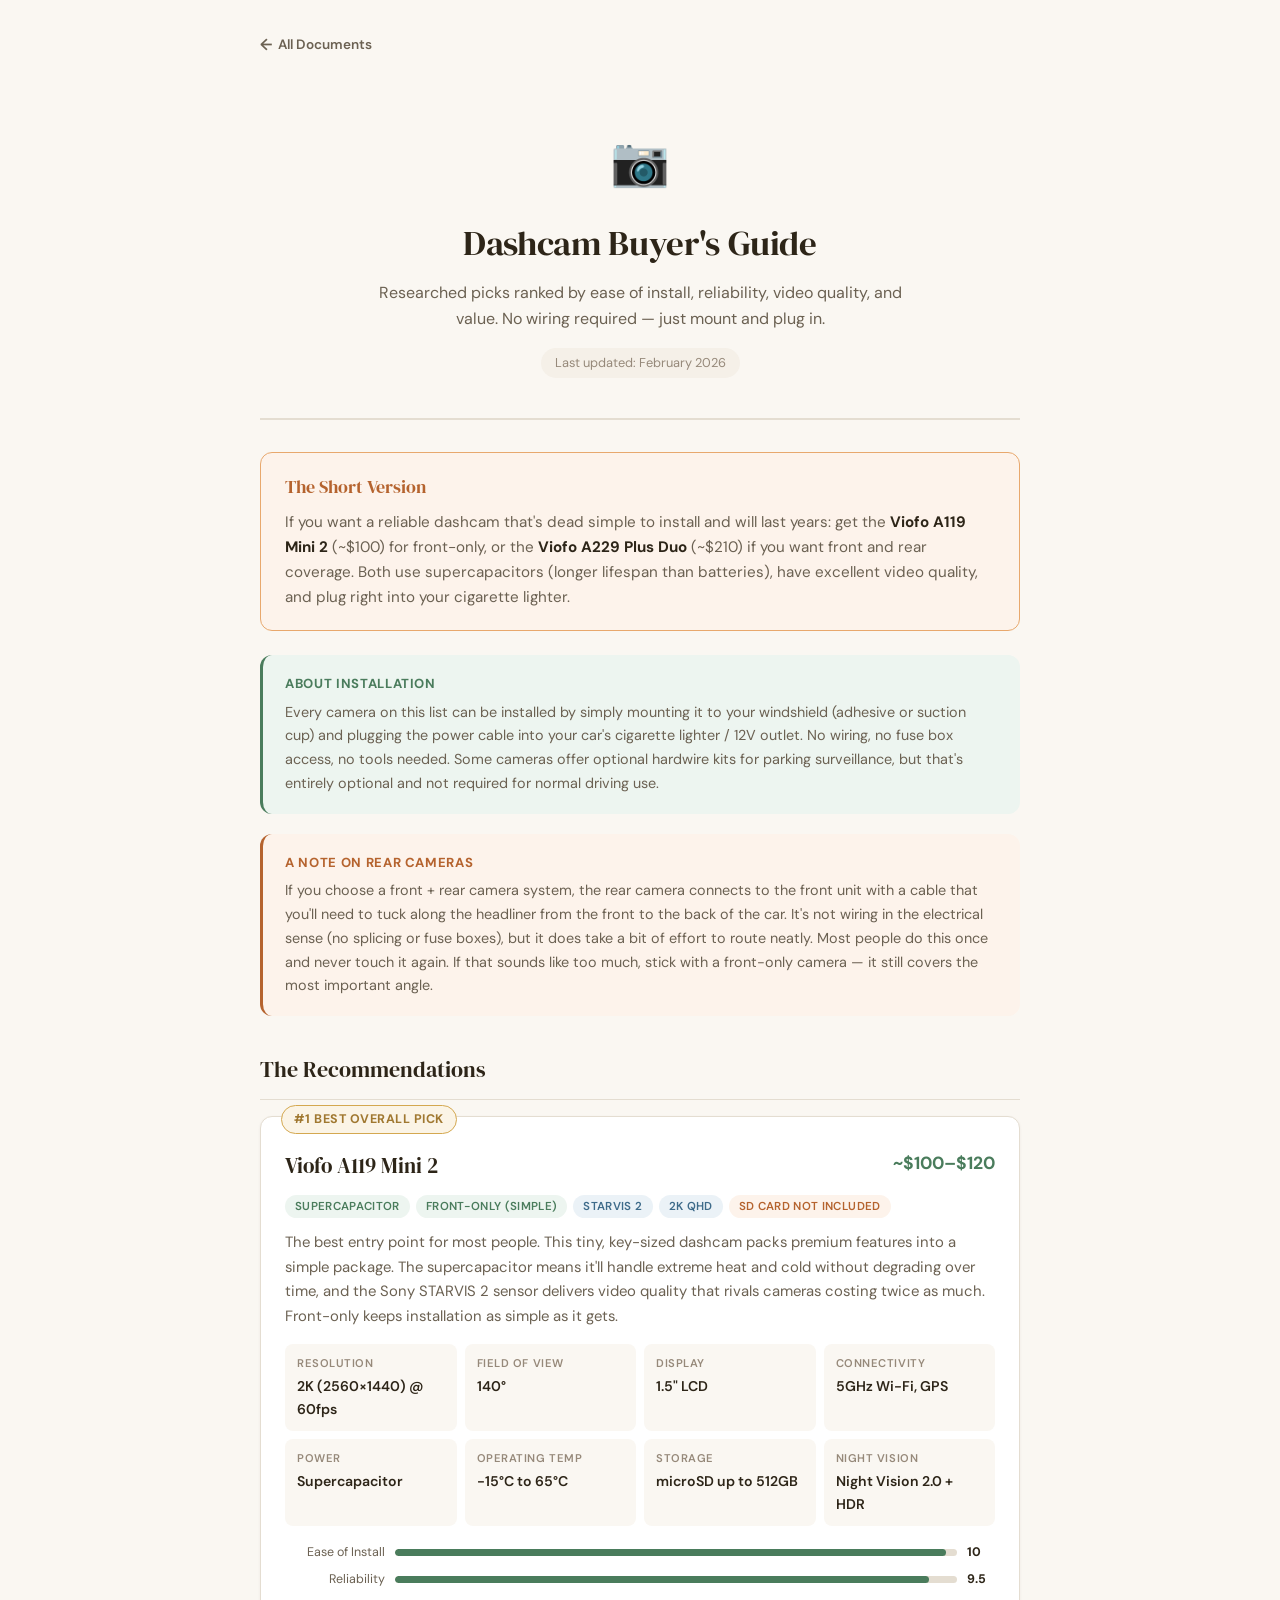
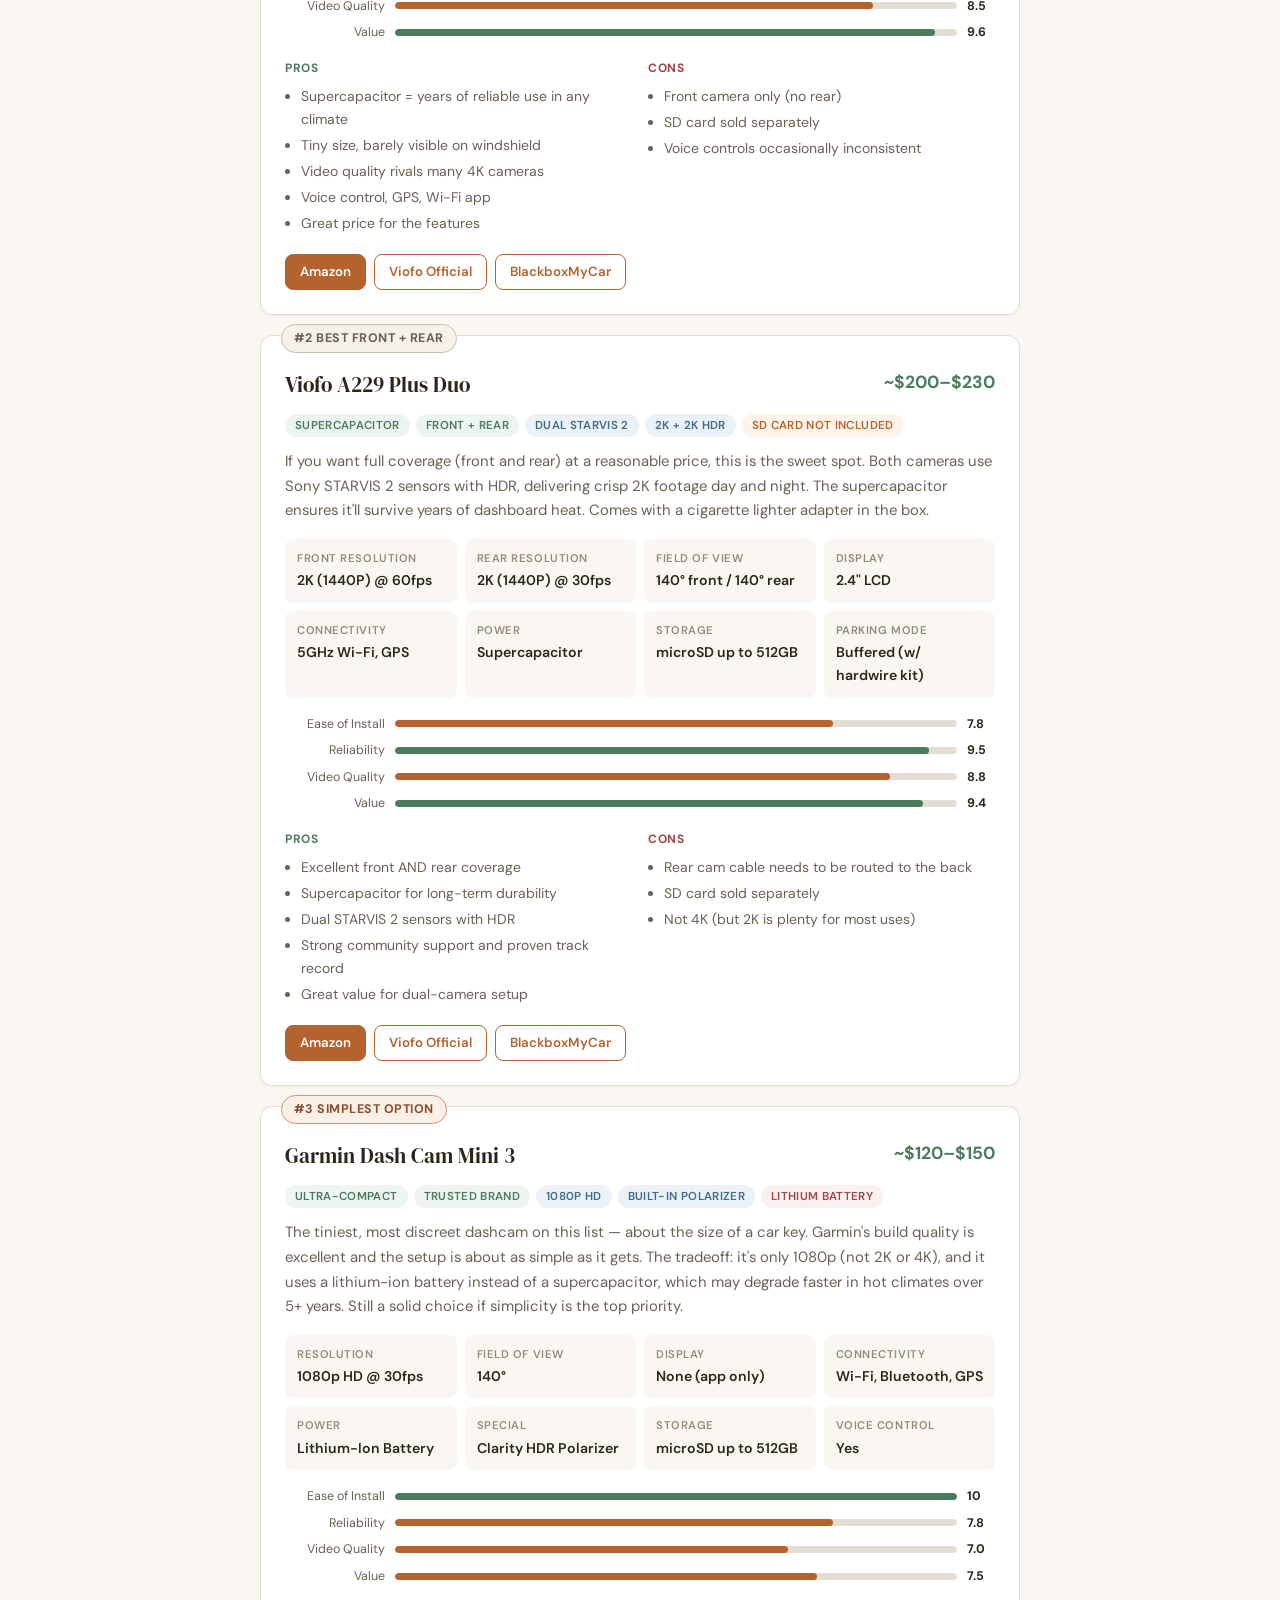
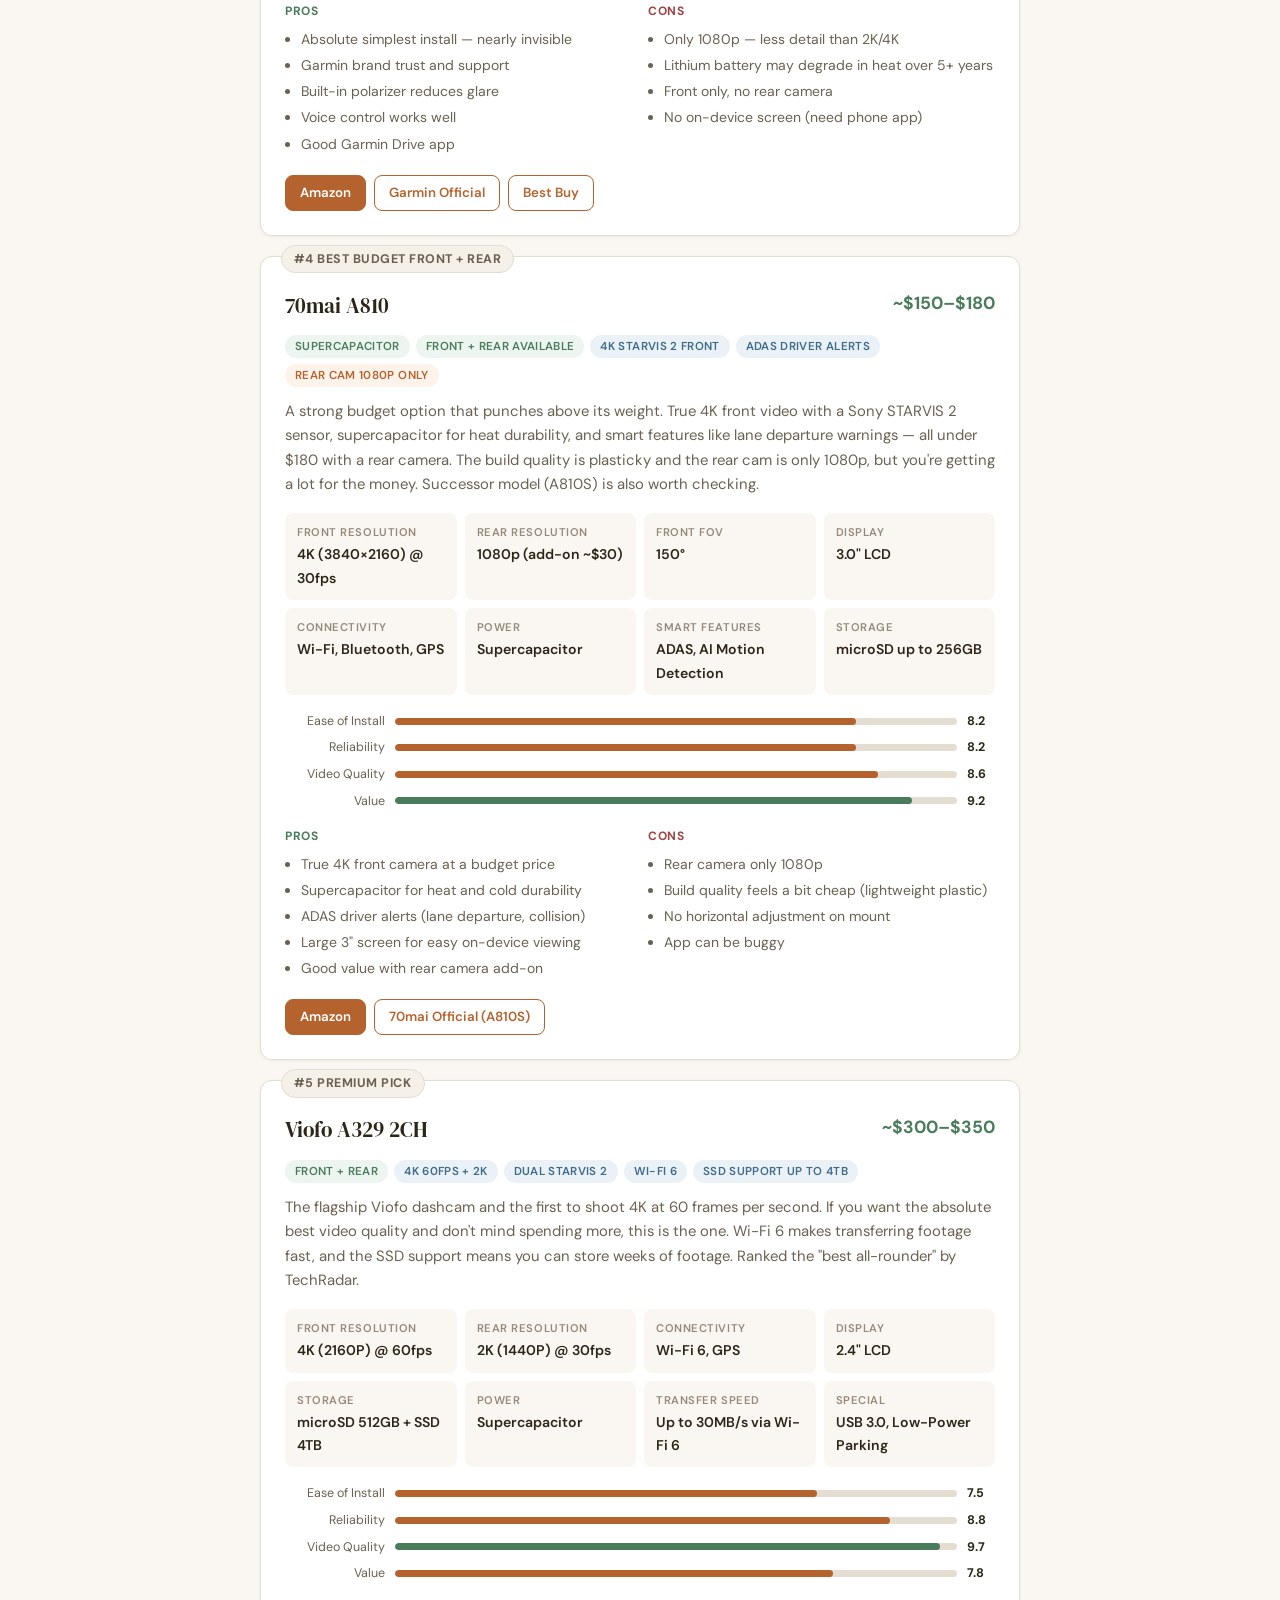
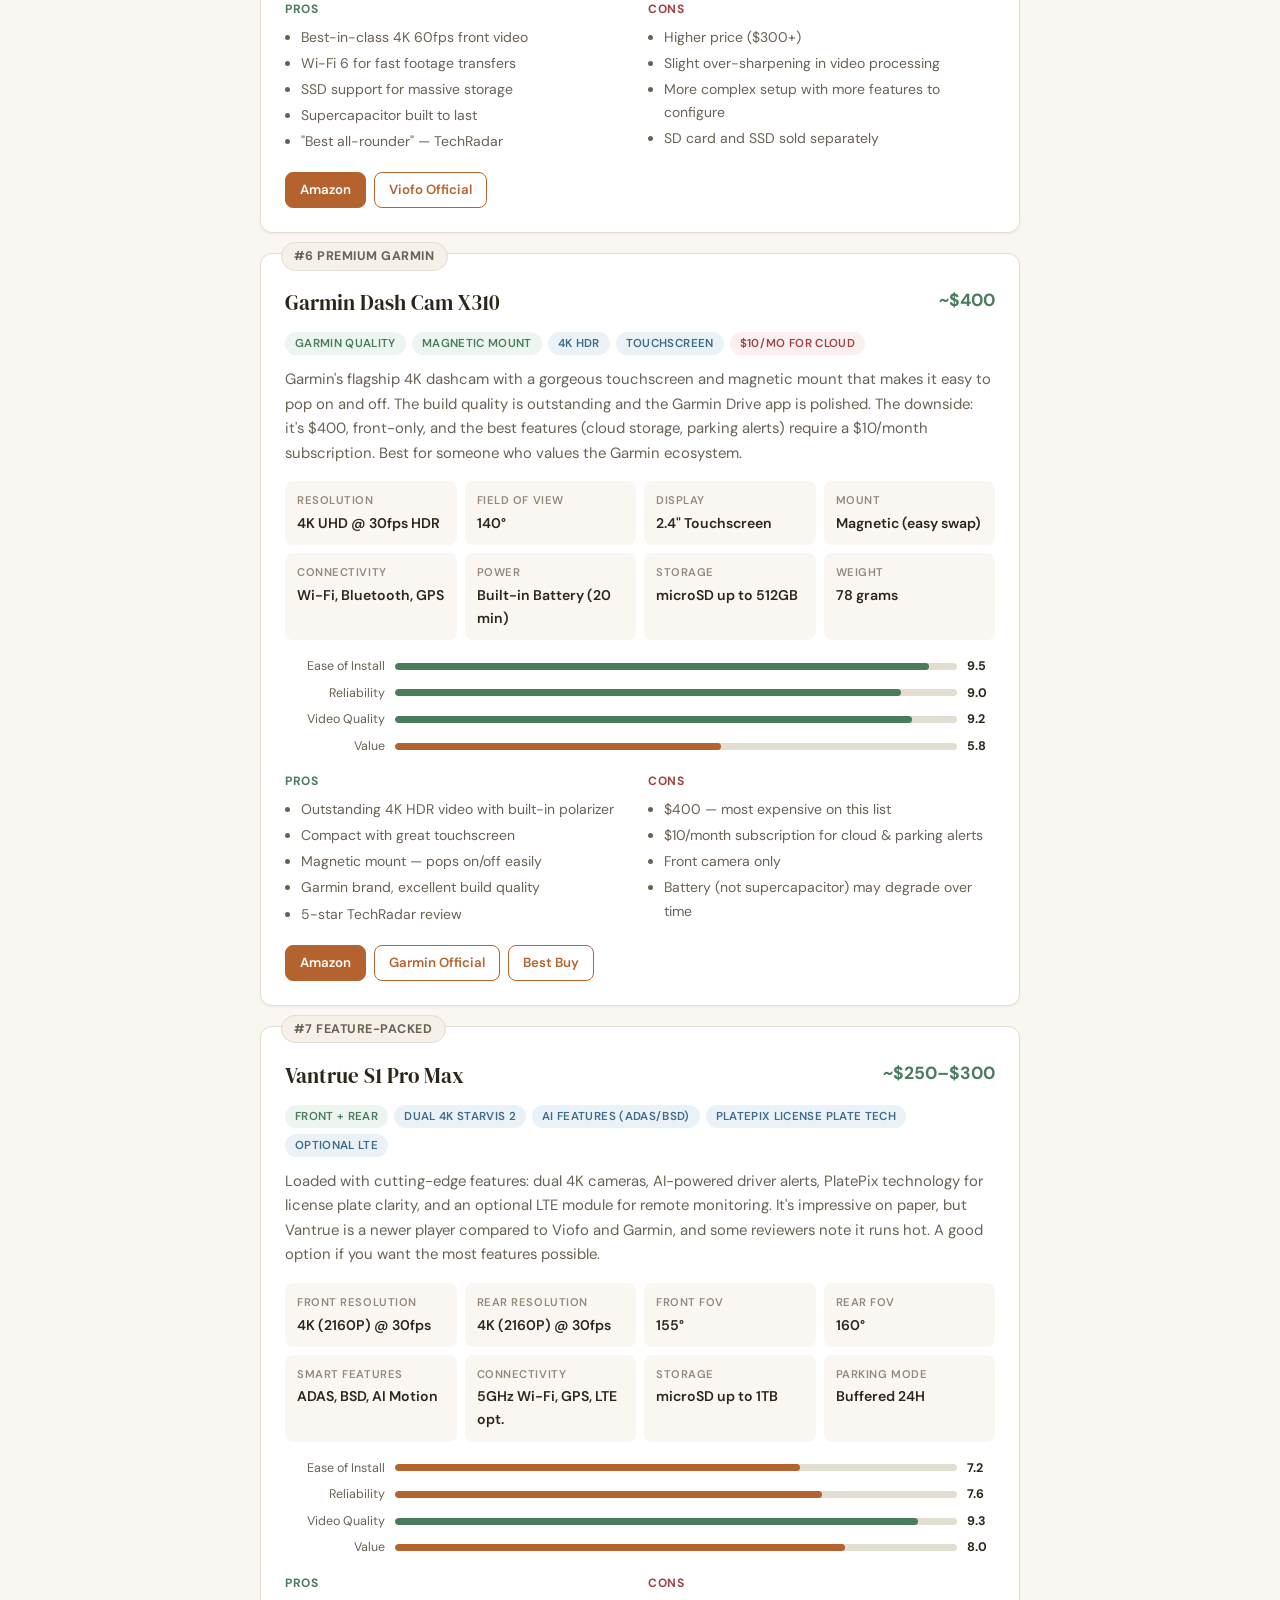
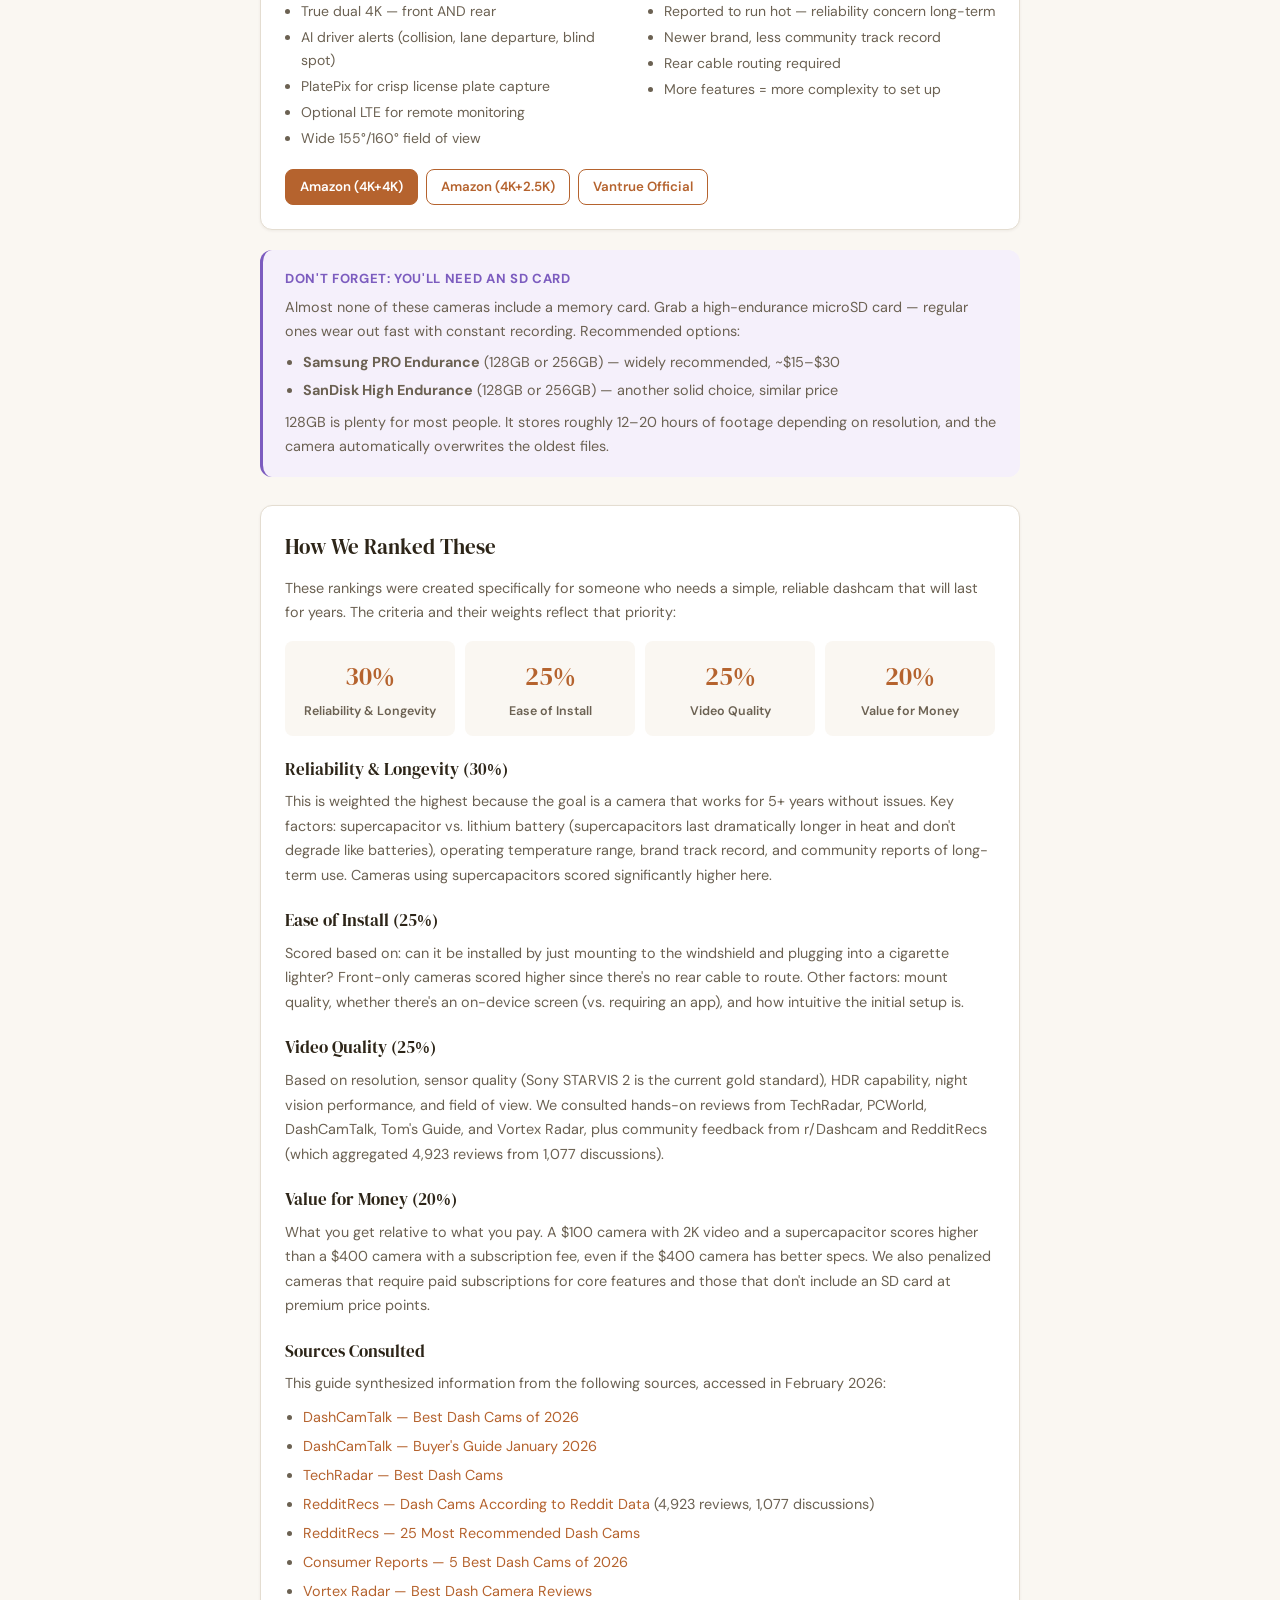
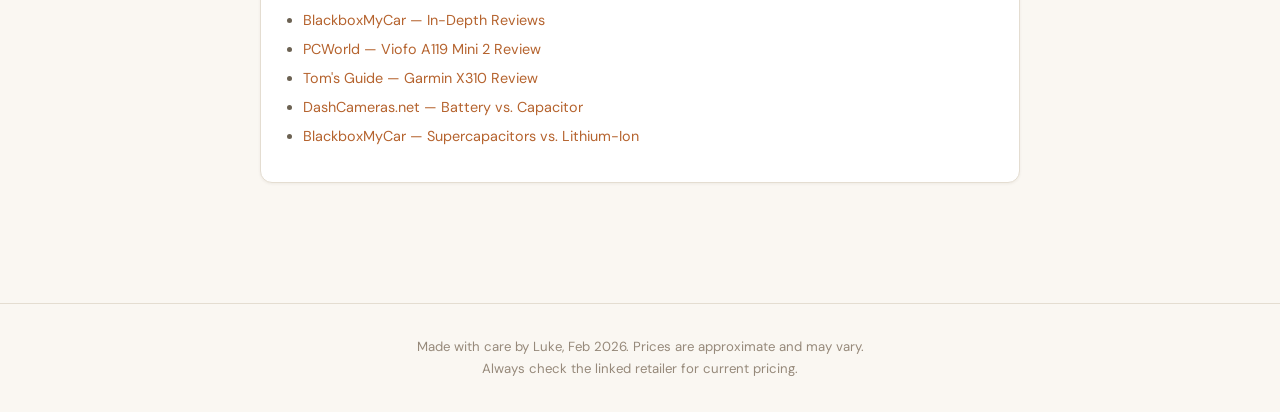
<file: nicole/dashcam-guide.html>
<!DOCTYPE html>
<html lang="en">
<head>
<meta charset="UTF-8">
<meta name="viewport" content="width=device-width, initial-scale=1.0">
<title>Dashcam Buyer's Guide</title>
<meta name="description" content="Researched picks ranked by ease of install, reliability, video quality, and value. No wiring required — just mount and plug in.">
<meta property="og:title" content="Dashcam Buyer's Guide">
<meta property="og:description" content="Researched picks ranked by ease of install, reliability, video quality, and value. No wiring required — just mount and plug in.">
<meta property="og:type" content="website">
<meta property="og:url" content="https://lukelabonte.github.io/documents/nicole/dashcam-guide.html">
<meta property="og:image" content="https://lukelabonte.github.io/documents/preview.png">
<meta name="twitter:card" content="summary_large_image">
<meta name="twitter:title" content="Dashcam Buyer's Guide">
<meta name="twitter:description" content="Researched picks ranked by ease of install, reliability, video quality, and value. No wiring required — just mount and plug in.">
<meta name="twitter:image" content="https://lukelabonte.github.io/documents/preview.png">
<link href="https://fonts.googleapis.com/css2?family=DM+Serif+Display&family=DM+Sans:ital,wght@0,400;0,500;0,600;0,700;1,400&display=swap" rel="stylesheet">
<link rel="stylesheet" href="../styles.css">
<style>
  /* ─── Camera Card ───────────────────────────────────────────────────── */
  .card {
    background: var(--surface);
    border: 1.5px solid var(--border);
    border-radius: var(--radius);
    padding: 24px;
    margin-bottom: 20px;
    position: relative;
    box-shadow: var(--shadow-sm);
    transition: box-shadow 0.2s;
  }

  .card:hover {
    box-shadow: var(--shadow-md);
  }

  .card-rank {
    position: absolute;
    top: -12px;
    left: 20px;
    font-family: 'DM Sans', sans-serif;
    font-weight: 700;
    font-size: 0.78rem;
    padding: 3px 12px;
    border-radius: 20px;
    text-transform: uppercase;
    letter-spacing: 0.04em;
  }

  .rank-gold {
    background: var(--gold-bg);
    color: var(--gold);
    border: 1px solid #D4A850;
  }

  .rank-silver {
    background: var(--surface-alt);
    color: #6B6152;
    border: 1px solid var(--border-strong);
  }

  .rank-bronze {
    background: #FBF0E8;
    color: #8A4E2A;
    border: 1px solid #D4916A;
  }

  .rank-default {
    background: var(--surface-alt);
    color: var(--text-muted);
    border: 1px solid var(--border);
  }

  .card-header {
    display: flex;
    justify-content: space-between;
    align-items: flex-start;
    flex-wrap: wrap;
    gap: 8px;
    margin-bottom: 12px;
    margin-top: 8px;
  }

  .card-header h3 {
    font-family: 'DM Serif Display', serif;
    font-size: 1.3rem;
    font-weight: 400;
    color: var(--text);
  }

  .card-price {
    font-size: 1.1rem;
    font-weight: 700;
    color: var(--green);
    white-space: nowrap;
  }

  /* Badge row spacing (badge colors from styles.css) */
  .badge-row {
    display: flex;
    flex-wrap: wrap;
    gap: 6px;
    margin-bottom: 12px;
  }

  /* Card description */
  .card-desc {
    font-size: 0.93rem;
    color: var(--text-muted);
    line-height: 1.65;
    margin-bottom: 16px;
  }

  /* Specs grid */
  .specs-grid {
    display: grid;
    grid-template-columns: repeat(auto-fill, minmax(170px, 1fr));
    gap: 8px;
    margin-bottom: 16px;
  }

  .spec {
    background: var(--bg);
    border-radius: 8px;
    padding: 10px 12px;
  }

  .spec-label {
    font-size: 0.7rem;
    font-weight: 600;
    text-transform: uppercase;
    letter-spacing: 0.05em;
    color: var(--text-light);
    margin-bottom: 2px;
  }

  .spec-value {
    font-size: 0.88rem;
    font-weight: 600;
    color: var(--text);
  }

  /* Score bars */
  .scores {
    margin-bottom: 16px;
  }

  .score-bar {
    display: flex;
    align-items: center;
    gap: 10px;
    margin-bottom: 6px;
  }

  .score-bar .score-label {
    font-size: 0.78rem;
    color: var(--text-muted);
    width: 100px;
    text-align: right;
    flex-shrink: 0;
  }

  .bar-track {
    flex: 1;
    height: 7px;
    background: var(--border);
    border-radius: 4px;
    overflow: hidden;
  }

  .bar-fill {
    height: 100%;
    border-radius: 4px;
    background: var(--accent);
  }

  .bar-fill-green {
    background: var(--green);
  }

  .score-num {
    font-size: 0.78rem;
    font-weight: 700;
    color: var(--text);
    width: 28px;
  }

  /* Pros / cons */
  .pros-cons {
    display: grid;
    grid-template-columns: 1fr 1fr;
    gap: 16px;
    margin-bottom: 16px;
  }

  @media (max-width: 560px) {
    .pros-cons { grid-template-columns: 1fr; }
  }

  .pros h4, .cons h4 {
    font-size: 0.75rem;
    font-weight: 700;
    text-transform: uppercase;
    letter-spacing: 0.05em;
    margin-bottom: 6px;
  }

  .pros h4 { color: var(--green); }
  .cons h4 { color: var(--red); }

  .pros ul, .cons ul {
    padding-left: 16px;
  }

  .pros li, .cons li {
    font-size: 0.875rem;
    color: var(--text-muted);
    margin-bottom: 3px;
  }

  /* Buy links */
  .buy-links {
    display: flex;
    flex-wrap: wrap;
    gap: 8px;
  }

  .buy-link {
    display: inline-block;
    font-size: 0.83rem;
    font-weight: 600;
    color: var(--accent);
    text-decoration: none;
    padding: 6px 14px;
    border: 1.5px solid var(--accent);
    border-radius: 8px;
    transition: background 0.15s, color 0.15s;
  }

  .buy-link:hover {
    background: var(--accent);
    color: white;
  }

  .buy-link-primary {
    background: var(--accent);
    color: white;
  }

  .buy-link-primary:hover {
    background: #96511F;
    border-color: #96511F;
    color: white;
  }

  /* Methodology */
  .methodology {
    background: var(--surface);
    border: 1.5px solid var(--border);
    border-radius: var(--radius);
    padding: 24px;
    margin-top: 28px;
    box-shadow: var(--shadow-sm);
  }

  .methodology h2 {
    font-family: 'DM Serif Display', serif;
    font-size: 1.3rem;
    font-weight: 400;
    margin-bottom: 12px;
    color: var(--text);
  }

  .methodology h3 {
    font-family: 'DM Serif Display', serif;
    font-size: 1.05rem;
    font-weight: 400;
    color: var(--text);
    margin: 20px 0 6px;
  }

  .methodology p {
    font-size: 0.9rem;
    color: var(--text-muted);
    line-height: 1.7;
    margin-bottom: 8px;
  }

  .methodology ul {
    padding-left: 18px;
    margin: 10px 0;
  }

  .methodology li {
    font-size: 0.9rem;
    color: var(--text-muted);
    margin-bottom: 6px;
    line-height: 1.6;
  }

  .methodology a {
    color: var(--accent);
    text-decoration: none;
  }

  .methodology a:hover {
    text-decoration: underline;
  }

  /* Criteria grid */
  .criteria-grid {
    display: grid;
    grid-template-columns: repeat(auto-fill, minmax(160px, 1fr));
    gap: 10px;
    margin: 16px 0;
  }

  .criteria-item {
    background: var(--bg);
    border-radius: 8px;
    padding: 14px;
    text-align: center;
  }

  .criteria-weight {
    font-family: 'DM Serif Display', serif;
    font-size: 1.6rem;
    font-weight: 400;
    color: var(--accent);
  }

  .criteria-label {
    font-size: 0.78rem;
    font-weight: 600;
    color: var(--text-muted);
    margin-top: 4px;
  }

</style>
</head>
<body>

<div class="container">

  <a href="../index.html" class="back-btn">All Documents</a>

  <div class="header">
    <div class="header-icon">📷</div>
    <h1>Dashcam Buyer's Guide</h1>
    <p class="subtitle">Researched picks ranked by ease of install, reliability, video quality, and value. No wiring required — just mount and plug in.</p>
    <span class="updated">Last updated: February 2026</span>
  </div>

  <div class="tldr">
    <div class="tldr-title">The Short Version</div>
    <p>If you want a reliable dashcam that's dead simple to install and will last years: get the <strong>Viofo A119 Mini 2</strong> (~$100) for front-only, or the <strong>Viofo A229 Plus Duo</strong> (~$210) if you want front and rear coverage. Both use supercapacitors (longer lifespan than batteries), have excellent video quality, and plug right into your cigarette lighter.</p>
  </div>

  <div class="note note-green">
    <h3>About Installation</h3>
    <p>Every camera on this list can be installed by simply mounting it to your windshield (adhesive or suction cup) and plugging the power cable into your car's cigarette lighter / 12V outlet. No wiring, no fuse box access, no tools needed. Some cameras offer optional hardwire kits for parking surveillance, but that's entirely optional and not required for normal driving use.</p>
  </div>

  <div class="note note-orange">
    <h3>A Note on Rear Cameras</h3>
    <p>If you choose a front + rear camera system, the rear camera connects to the front unit with a cable that you'll need to tuck along the headliner from the front to the back of the car. It's not wiring in the electrical sense (no splicing or fuse boxes), but it does take a bit of effort to route neatly. Most people do this once and never touch it again. If that sounds like too much, stick with a front-only camera — it still covers the most important angle.</p>
  </div>

  <div class="section-heading">The Recommendations</div>

  <!-- #1 Viofo A119 Mini 2 -->
  <div class="card">
    <div class="card-rank rank-gold">#1 Best Overall Pick</div>
    <div class="card-header">
      <h3>Viofo A119 Mini 2</h3>
      <div class="card-price">~$100–$120</div>
    </div>
    <div class="badge-row">
      <span class="badge badge-green">Supercapacitor</span>
      <span class="badge badge-green">Front-Only (Simple)</span>
      <span class="badge badge-blue">STARVIS 2</span>
      <span class="badge badge-blue">2K QHD</span>
      <span class="badge badge-orange">SD Card Not Included</span>
    </div>
    <p class="card-desc">The best entry point for most people. This tiny, key-sized dashcam packs premium features into a simple package. The supercapacitor means it'll handle extreme heat and cold without degrading over time, and the Sony STARVIS 2 sensor delivers video quality that rivals cameras costing twice as much. Front-only keeps installation as simple as it gets.</p>

    <div class="specs-grid">
      <div class="spec">
        <div class="spec-label">Resolution</div>
        <div class="spec-value">2K (2560×1440) @ 60fps</div>
      </div>
      <div class="spec">
        <div class="spec-label">Field of View</div>
        <div class="spec-value">140°</div>
      </div>
      <div class="spec">
        <div class="spec-label">Display</div>
        <div class="spec-value">1.5" LCD</div>
      </div>
      <div class="spec">
        <div class="spec-label">Connectivity</div>
        <div class="spec-value">5GHz Wi-Fi, GPS</div>
      </div>
      <div class="spec">
        <div class="spec-label">Power</div>
        <div class="spec-value">Supercapacitor</div>
      </div>
      <div class="spec">
        <div class="spec-label">Operating Temp</div>
        <div class="spec-value">-15°C to 65°C</div>
      </div>
      <div class="spec">
        <div class="spec-label">Storage</div>
        <div class="spec-value">microSD up to 512GB</div>
      </div>
      <div class="spec">
        <div class="spec-label">Night Vision</div>
        <div class="spec-value">Night Vision 2.0 + HDR</div>
      </div>
    </div>

    <div class="scores">
      <div class="score-bar">
        <span class="score-label">Ease of Install</span>
        <div class="bar-track"><div class="bar-fill bar-fill-green" style="width:98%"></div></div>
        <span class="score-num">10</span>
      </div>
      <div class="score-bar">
        <span class="score-label">Reliability</span>
        <div class="bar-track"><div class="bar-fill bar-fill-green" style="width:95%"></div></div>
        <span class="score-num">9.5</span>
      </div>
      <div class="score-bar">
        <span class="score-label">Video Quality</span>
        <div class="bar-track"><div class="bar-fill" style="width:85%"></div></div>
        <span class="score-num">8.5</span>
      </div>
      <div class="score-bar">
        <span class="score-label">Value</span>
        <div class="bar-track"><div class="bar-fill bar-fill-green" style="width:96%"></div></div>
        <span class="score-num">9.6</span>
      </div>
    </div>

    <div class="pros-cons">
      <div class="pros">
        <h4>Pros</h4>
        <ul>
          <li>Supercapacitor = years of reliable use in any climate</li>
          <li>Tiny size, barely visible on windshield</li>
          <li>Video quality rivals many 4K cameras</li>
          <li>Voice control, GPS, Wi-Fi app</li>
          <li>Great price for the features</li>
        </ul>
      </div>
      <div class="cons">
        <h4>Cons</h4>
        <ul>
          <li>Front camera only (no rear)</li>
          <li>SD card sold separately</li>
          <li>Voice controls occasionally inconsistent</li>
        </ul>
      </div>
    </div>

    <div class="buy-links">
      <a class="buy-link buy-link-primary" href="https://www.amazon.com/VIOFO-STARVIS-Control-Parking-Supercapacitor/dp/B0C5MVB7NX" target="_blank" rel="noopener">Amazon</a>
      <a class="buy-link" href="https://www.viofo.com/" target="_blank" rel="noopener">Viofo Official</a>
      <a class="buy-link" href="https://www.blackboxmycar.com/" target="_blank" rel="noopener">BlackboxMyCar</a>
    </div>
  </div>

  <!-- #2 Viofo A229 Plus Duo -->
  <div class="card">
    <div class="card-rank rank-silver">#2 Best Front + Rear</div>
    <div class="card-header">
      <h3>Viofo A229 Plus Duo</h3>
      <div class="card-price">~$200–$230</div>
    </div>
    <div class="badge-row">
      <span class="badge badge-green">Supercapacitor</span>
      <span class="badge badge-green">Front + Rear</span>
      <span class="badge badge-blue">Dual STARVIS 2</span>
      <span class="badge badge-blue">2K + 2K HDR</span>
      <span class="badge badge-orange">SD Card Not Included</span>
    </div>
    <p class="card-desc">If you want full coverage (front and rear) at a reasonable price, this is the sweet spot. Both cameras use Sony STARVIS 2 sensors with HDR, delivering crisp 2K footage day and night. The supercapacitor ensures it'll survive years of dashboard heat. Comes with a cigarette lighter adapter in the box.</p>

    <div class="specs-grid">
      <div class="spec">
        <div class="spec-label">Front Resolution</div>
        <div class="spec-value">2K (1440P) @ 60fps</div>
      </div>
      <div class="spec">
        <div class="spec-label">Rear Resolution</div>
        <div class="spec-value">2K (1440P) @ 30fps</div>
      </div>
      <div class="spec">
        <div class="spec-label">Field of View</div>
        <div class="spec-value">140° front / 140° rear</div>
      </div>
      <div class="spec">
        <div class="spec-label">Display</div>
        <div class="spec-value">2.4" LCD</div>
      </div>
      <div class="spec">
        <div class="spec-label">Connectivity</div>
        <div class="spec-value">5GHz Wi-Fi, GPS</div>
      </div>
      <div class="spec">
        <div class="spec-label">Power</div>
        <div class="spec-value">Supercapacitor</div>
      </div>
      <div class="spec">
        <div class="spec-label">Storage</div>
        <div class="spec-value">microSD up to 512GB</div>
      </div>
      <div class="spec">
        <div class="spec-label">Parking Mode</div>
        <div class="spec-value">Buffered (w/ hardwire kit)</div>
      </div>
    </div>

    <div class="scores">
      <div class="score-bar">
        <span class="score-label">Ease of Install</span>
        <div class="bar-track"><div class="bar-fill" style="width:78%"></div></div>
        <span class="score-num">7.8</span>
      </div>
      <div class="score-bar">
        <span class="score-label">Reliability</span>
        <div class="bar-track"><div class="bar-fill bar-fill-green" style="width:95%"></div></div>
        <span class="score-num">9.5</span>
      </div>
      <div class="score-bar">
        <span class="score-label">Video Quality</span>
        <div class="bar-track"><div class="bar-fill" style="width:88%"></div></div>
        <span class="score-num">8.8</span>
      </div>
      <div class="score-bar">
        <span class="score-label">Value</span>
        <div class="bar-track"><div class="bar-fill bar-fill-green" style="width:94%"></div></div>
        <span class="score-num">9.4</span>
      </div>
    </div>

    <div class="pros-cons">
      <div class="pros">
        <h4>Pros</h4>
        <ul>
          <li>Excellent front AND rear coverage</li>
          <li>Supercapacitor for long-term durability</li>
          <li>Dual STARVIS 2 sensors with HDR</li>
          <li>Strong community support and proven track record</li>
          <li>Great value for dual-camera setup</li>
        </ul>
      </div>
      <div class="cons">
        <h4>Cons</h4>
        <ul>
          <li>Rear cam cable needs to be routed to the back</li>
          <li>SD card sold separately</li>
          <li>Not 4K (but 2K is plenty for most uses)</li>
        </ul>
      </div>
    </div>

    <div class="buy-links">
      <a class="buy-link buy-link-primary" href="https://www.amazon.com/VIOFO-A229-Plus-STARVIS-Ultra-Precise/dp/B0CKX14L34" target="_blank" rel="noopener">Amazon</a>
      <a class="buy-link" href="https://www.viofo.com/products/viofo-a229-plus-2ch-front-and-rear-2k2k-hdr-5ghz-wi-fi-gps-voice-control-dual-dash-camera-with-sony-starvis-2-sensor" target="_blank" rel="noopener">Viofo Official</a>
      <a class="buy-link" href="https://www.blackboxmycar.com/" target="_blank" rel="noopener">BlackboxMyCar</a>
    </div>
  </div>

  <!-- #3 Garmin Dash Cam Mini 3 -->
  <div class="card">
    <div class="card-rank rank-bronze">#3 Simplest Option</div>
    <div class="card-header">
      <h3>Garmin Dash Cam Mini 3</h3>
      <div class="card-price">~$120–$150</div>
    </div>
    <div class="badge-row">
      <span class="badge badge-green">Ultra-Compact</span>
      <span class="badge badge-green">Trusted Brand</span>
      <span class="badge badge-blue">1080p HD</span>
      <span class="badge badge-blue">Built-in Polarizer</span>
      <span class="badge badge-red">Lithium Battery</span>
    </div>
    <p class="card-desc">The tiniest, most discreet dashcam on this list — about the size of a car key. Garmin's build quality is excellent and the setup is about as simple as it gets. The tradeoff: it's only 1080p (not 2K or 4K), and it uses a lithium-ion battery instead of a supercapacitor, which may degrade faster in hot climates over 5+ years. Still a solid choice if simplicity is the top priority.</p>

    <div class="specs-grid">
      <div class="spec">
        <div class="spec-label">Resolution</div>
        <div class="spec-value">1080p HD @ 30fps</div>
      </div>
      <div class="spec">
        <div class="spec-label">Field of View</div>
        <div class="spec-value">140°</div>
      </div>
      <div class="spec">
        <div class="spec-label">Display</div>
        <div class="spec-value">None (app only)</div>
      </div>
      <div class="spec">
        <div class="spec-label">Connectivity</div>
        <div class="spec-value">Wi-Fi, Bluetooth, GPS</div>
      </div>
      <div class="spec">
        <div class="spec-label">Power</div>
        <div class="spec-value">Lithium-Ion Battery</div>
      </div>
      <div class="spec">
        <div class="spec-label">Special</div>
        <div class="spec-value">Clarity HDR Polarizer</div>
      </div>
      <div class="spec">
        <div class="spec-label">Storage</div>
        <div class="spec-value">microSD up to 512GB</div>
      </div>
      <div class="spec">
        <div class="spec-label">Voice Control</div>
        <div class="spec-value">Yes</div>
      </div>
    </div>

    <div class="scores">
      <div class="score-bar">
        <span class="score-label">Ease of Install</span>
        <div class="bar-track"><div class="bar-fill bar-fill-green" style="width:100%"></div></div>
        <span class="score-num">10</span>
      </div>
      <div class="score-bar">
        <span class="score-label">Reliability</span>
        <div class="bar-track"><div class="bar-fill" style="width:78%"></div></div>
        <span class="score-num">7.8</span>
      </div>
      <div class="score-bar">
        <span class="score-label">Video Quality</span>
        <div class="bar-track"><div class="bar-fill" style="width:70%"></div></div>
        <span class="score-num">7.0</span>
      </div>
      <div class="score-bar">
        <span class="score-label">Value</span>
        <div class="bar-track"><div class="bar-fill" style="width:75%"></div></div>
        <span class="score-num">7.5</span>
      </div>
    </div>

    <div class="pros-cons">
      <div class="pros">
        <h4>Pros</h4>
        <ul>
          <li>Absolute simplest install — nearly invisible</li>
          <li>Garmin brand trust and support</li>
          <li>Built-in polarizer reduces glare</li>
          <li>Voice control works well</li>
          <li>Good Garmin Drive app</li>
        </ul>
      </div>
      <div class="cons">
        <h4>Cons</h4>
        <ul>
          <li>Only 1080p — less detail than 2K/4K</li>
          <li>Lithium battery may degrade in heat over 5+ years</li>
          <li>Front only, no rear camera</li>
          <li>No on-device screen (need phone app)</li>
        </ul>
      </div>
    </div>

    <div class="buy-links">
      <a class="buy-link buy-link-primary" href="https://www.amazon.com/Garmin-Ultracompact-140-degree-ClarityTM-Controlled/dp/B0DDM7PFLW" target="_blank" rel="noopener">Amazon</a>
      <a class="buy-link" href="https://www.garmin.com/en-US/p/1223369/" target="_blank" rel="noopener">Garmin Official</a>
      <a class="buy-link" href="https://www.bestbuy.com/product/garmin-dash-cam-mini-3-ultracompact-1080p-dash-cam-with-a-140-degree-field-of-view-and-built-in-clarity-polarizer-black/JXF9YF5P8W" target="_blank" rel="noopener">Best Buy</a>
    </div>
  </div>

  <!-- #4 70mai A810 -->
  <div class="card">
    <div class="card-rank rank-default">#4 Best Budget Front + Rear</div>
    <div class="card-header">
      <h3>70mai A810</h3>
      <div class="card-price">~$150–$180</div>
    </div>
    <div class="badge-row">
      <span class="badge badge-green">Supercapacitor</span>
      <span class="badge badge-green">Front + Rear Available</span>
      <span class="badge badge-blue">4K STARVIS 2 Front</span>
      <span class="badge badge-blue">ADAS Driver Alerts</span>
      <span class="badge badge-orange">Rear Cam 1080p Only</span>
    </div>
    <p class="card-desc">A strong budget option that punches above its weight. True 4K front video with a Sony STARVIS 2 sensor, supercapacitor for heat durability, and smart features like lane departure warnings — all under $180 with a rear camera. The build quality is plasticky and the rear cam is only 1080p, but you're getting a lot for the money. Successor model (A810S) is also worth checking.</p>

    <div class="specs-grid">
      <div class="spec">
        <div class="spec-label">Front Resolution</div>
        <div class="spec-value">4K (3840×2160) @ 30fps</div>
      </div>
      <div class="spec">
        <div class="spec-label">Rear Resolution</div>
        <div class="spec-value">1080p (add-on ~$30)</div>
      </div>
      <div class="spec">
        <div class="spec-label">Front FOV</div>
        <div class="spec-value">150°</div>
      </div>
      <div class="spec">
        <div class="spec-label">Display</div>
        <div class="spec-value">3.0" LCD</div>
      </div>
      <div class="spec">
        <div class="spec-label">Connectivity</div>
        <div class="spec-value">Wi-Fi, Bluetooth, GPS</div>
      </div>
      <div class="spec">
        <div class="spec-label">Power</div>
        <div class="spec-value">Supercapacitor</div>
      </div>
      <div class="spec">
        <div class="spec-label">Smart Features</div>
        <div class="spec-value">ADAS, AI Motion Detection</div>
      </div>
      <div class="spec">
        <div class="spec-label">Storage</div>
        <div class="spec-value">microSD up to 256GB</div>
      </div>
    </div>

    <div class="scores">
      <div class="score-bar">
        <span class="score-label">Ease of Install</span>
        <div class="bar-track"><div class="bar-fill" style="width:82%"></div></div>
        <span class="score-num">8.2</span>
      </div>
      <div class="score-bar">
        <span class="score-label">Reliability</span>
        <div class="bar-track"><div class="bar-fill" style="width:82%"></div></div>
        <span class="score-num">8.2</span>
      </div>
      <div class="score-bar">
        <span class="score-label">Video Quality</span>
        <div class="bar-track"><div class="bar-fill" style="width:86%"></div></div>
        <span class="score-num">8.6</span>
      </div>
      <div class="score-bar">
        <span class="score-label">Value</span>
        <div class="bar-track"><div class="bar-fill bar-fill-green" style="width:92%"></div></div>
        <span class="score-num">9.2</span>
      </div>
    </div>

    <div class="pros-cons">
      <div class="pros">
        <h4>Pros</h4>
        <ul>
          <li>True 4K front camera at a budget price</li>
          <li>Supercapacitor for heat and cold durability</li>
          <li>ADAS driver alerts (lane departure, collision)</li>
          <li>Large 3" screen for easy on-device viewing</li>
          <li>Good value with rear camera add-on</li>
        </ul>
      </div>
      <div class="cons">
        <h4>Cons</h4>
        <ul>
          <li>Rear camera only 1080p</li>
          <li>Build quality feels a bit cheap (lightweight plastic)</li>
          <li>No horizontal adjustment on mount</li>
          <li>App can be buggy</li>
        </ul>
      </div>
    </div>

    <div class="buy-links">
      <a class="buy-link buy-link-primary" href="https://www.amazon.com/70mai-Guardian-Detection-Time-Lapse-Recording/dp/B0C9TBZF8X" target="_blank" rel="noopener">Amazon</a>
      <a class="buy-link" href="https://www.70mai.com/us/a810s/" target="_blank" rel="noopener">70mai Official (A810S)</a>
    </div>
  </div>

  <!-- #5 Viofo A329 2CH -->
  <div class="card">
    <div class="card-rank rank-default">#5 Premium Pick</div>
    <div class="card-header">
      <h3>Viofo A329 2CH</h3>
      <div class="card-price">~$300–$350</div>
    </div>
    <div class="badge-row">
      <span class="badge badge-green">Front + Rear</span>
      <span class="badge badge-blue">4K 60fps + 2K</span>
      <span class="badge badge-blue">Dual STARVIS 2</span>
      <span class="badge badge-blue">Wi-Fi 6</span>
      <span class="badge badge-blue">SSD Support up to 4TB</span>
    </div>
    <p class="card-desc">The flagship Viofo dashcam and the first to shoot 4K at 60 frames per second. If you want the absolute best video quality and don't mind spending more, this is the one. Wi-Fi 6 makes transferring footage fast, and the SSD support means you can store weeks of footage. Ranked the "best all-rounder" by TechRadar.</p>

    <div class="specs-grid">
      <div class="spec">
        <div class="spec-label">Front Resolution</div>
        <div class="spec-value">4K (2160P) @ 60fps</div>
      </div>
      <div class="spec">
        <div class="spec-label">Rear Resolution</div>
        <div class="spec-value">2K (1440P) @ 30fps</div>
      </div>
      <div class="spec">
        <div class="spec-label">Connectivity</div>
        <div class="spec-value">Wi-Fi 6, GPS</div>
      </div>
      <div class="spec">
        <div class="spec-label">Display</div>
        <div class="spec-value">2.4" LCD</div>
      </div>
      <div class="spec">
        <div class="spec-label">Storage</div>
        <div class="spec-value">microSD 512GB + SSD 4TB</div>
      </div>
      <div class="spec">
        <div class="spec-label">Power</div>
        <div class="spec-value">Supercapacitor</div>
      </div>
      <div class="spec">
        <div class="spec-label">Transfer Speed</div>
        <div class="spec-value">Up to 30MB/s via Wi-Fi 6</div>
      </div>
      <div class="spec">
        <div class="spec-label">Special</div>
        <div class="spec-value">USB 3.0, Low-Power Parking</div>
      </div>
    </div>

    <div class="scores">
      <div class="score-bar">
        <span class="score-label">Ease of Install</span>
        <div class="bar-track"><div class="bar-fill" style="width:75%"></div></div>
        <span class="score-num">7.5</span>
      </div>
      <div class="score-bar">
        <span class="score-label">Reliability</span>
        <div class="bar-track"><div class="bar-fill" style="width:88%"></div></div>
        <span class="score-num">8.8</span>
      </div>
      <div class="score-bar">
        <span class="score-label">Video Quality</span>
        <div class="bar-track"><div class="bar-fill bar-fill-green" style="width:97%"></div></div>
        <span class="score-num">9.7</span>
      </div>
      <div class="score-bar">
        <span class="score-label">Value</span>
        <div class="bar-track"><div class="bar-fill" style="width:78%"></div></div>
        <span class="score-num">7.8</span>
      </div>
    </div>

    <div class="pros-cons">
      <div class="pros">
        <h4>Pros</h4>
        <ul>
          <li>Best-in-class 4K 60fps front video</li>
          <li>Wi-Fi 6 for fast footage transfers</li>
          <li>SSD support for massive storage</li>
          <li>Supercapacitor built to last</li>
          <li>"Best all-rounder" — TechRadar</li>
        </ul>
      </div>
      <div class="cons">
        <h4>Cons</h4>
        <ul>
          <li>Higher price ($300+)</li>
          <li>Slight over-sharpening in video processing</li>
          <li>More complex setup with more features to configure</li>
          <li>SD card and SSD sold separately</li>
        </ul>
      </div>
    </div>

    <div class="buy-links">
      <a class="buy-link buy-link-primary" href="https://www.amazon.com/VIOFO-A329-4K-60FPS-Control/dp/B0DKDXY5HP" target="_blank" rel="noopener">Amazon</a>
      <a class="buy-link" href="https://www.viofo.com/products/viofo-a329-2ch-first-4k-60fps-front-and-2k-rear-wi-fi-6-dash-cam-hdr-with-sony-starvis-2-sensors-support-ssd-storage" target="_blank" rel="noopener">Viofo Official</a>
    </div>
  </div>

  <!-- #6 Garmin X310 -->
  <div class="card">
    <div class="card-rank rank-default">#6 Premium Garmin</div>
    <div class="card-header">
      <h3>Garmin Dash Cam X310</h3>
      <div class="card-price">~$400</div>
    </div>
    <div class="badge-row">
      <span class="badge badge-green">Garmin Quality</span>
      <span class="badge badge-green">Magnetic Mount</span>
      <span class="badge badge-blue">4K HDR</span>
      <span class="badge badge-blue">Touchscreen</span>
      <span class="badge badge-red">$10/mo for Cloud</span>
    </div>
    <p class="card-desc">Garmin's flagship 4K dashcam with a gorgeous touchscreen and magnetic mount that makes it easy to pop on and off. The build quality is outstanding and the Garmin Drive app is polished. The downside: it's $400, front-only, and the best features (cloud storage, parking alerts) require a $10/month subscription. Best for someone who values the Garmin ecosystem.</p>

    <div class="specs-grid">
      <div class="spec">
        <div class="spec-label">Resolution</div>
        <div class="spec-value">4K UHD @ 30fps HDR</div>
      </div>
      <div class="spec">
        <div class="spec-label">Field of View</div>
        <div class="spec-value">140°</div>
      </div>
      <div class="spec">
        <div class="spec-label">Display</div>
        <div class="spec-value">2.4" Touchscreen</div>
      </div>
      <div class="spec">
        <div class="spec-label">Mount</div>
        <div class="spec-value">Magnetic (easy swap)</div>
      </div>
      <div class="spec">
        <div class="spec-label">Connectivity</div>
        <div class="spec-value">Wi-Fi, Bluetooth, GPS</div>
      </div>
      <div class="spec">
        <div class="spec-label">Power</div>
        <div class="spec-value">Built-in Battery (20 min)</div>
      </div>
      <div class="spec">
        <div class="spec-label">Storage</div>
        <div class="spec-value">microSD up to 512GB</div>
      </div>
      <div class="spec">
        <div class="spec-label">Weight</div>
        <div class="spec-value">78 grams</div>
      </div>
    </div>

    <div class="scores">
      <div class="score-bar">
        <span class="score-label">Ease of Install</span>
        <div class="bar-track"><div class="bar-fill bar-fill-green" style="width:95%"></div></div>
        <span class="score-num">9.5</span>
      </div>
      <div class="score-bar">
        <span class="score-label">Reliability</span>
        <div class="bar-track"><div class="bar-fill bar-fill-green" style="width:90%"></div></div>
        <span class="score-num">9.0</span>
      </div>
      <div class="score-bar">
        <span class="score-label">Video Quality</span>
        <div class="bar-track"><div class="bar-fill bar-fill-green" style="width:92%"></div></div>
        <span class="score-num">9.2</span>
      </div>
      <div class="score-bar">
        <span class="score-label">Value</span>
        <div class="bar-track"><div class="bar-fill" style="width:58%"></div></div>
        <span class="score-num">5.8</span>
      </div>
    </div>

    <div class="pros-cons">
      <div class="pros">
        <h4>Pros</h4>
        <ul>
          <li>Outstanding 4K HDR video with built-in polarizer</li>
          <li>Compact with great touchscreen</li>
          <li>Magnetic mount — pops on/off easily</li>
          <li>Garmin brand, excellent build quality</li>
          <li>5-star TechRadar review</li>
        </ul>
      </div>
      <div class="cons">
        <h4>Cons</h4>
        <ul>
          <li>$400 — most expensive on this list</li>
          <li>$10/month subscription for cloud &amp; parking alerts</li>
          <li>Front camera only</li>
          <li>Battery (not supercapacitor) may degrade over time</li>
        </ul>
      </div>
    </div>

    <div class="buy-links">
      <a class="buy-link buy-link-primary" href="https://www.amazon.com/Garmin-Touchscreen-140-degree-ClarityTM-Controlled/dp/B0DDM46B9R" target="_blank" rel="noopener">Amazon</a>
      <a class="buy-link" href="https://www.garmin.com/en-US/p/1391409/" target="_blank" rel="noopener">Garmin Official</a>
      <a class="buy-link" href="https://www.bestbuy.com/" target="_blank" rel="noopener">Best Buy</a>
    </div>
  </div>

  <!-- #7 Vantrue S1 Pro Max -->
  <div class="card">
    <div class="card-rank rank-default">#7 Feature-Packed</div>
    <div class="card-header">
      <h3>Vantrue S1 Pro Max</h3>
      <div class="card-price">~$250–$300</div>
    </div>
    <div class="badge-row">
      <span class="badge badge-green">Front + Rear</span>
      <span class="badge badge-blue">Dual 4K STARVIS 2</span>
      <span class="badge badge-blue">AI Features (ADAS/BSD)</span>
      <span class="badge badge-blue">PlatePix License Plate Tech</span>
      <span class="badge badge-blue">Optional LTE</span>
    </div>
    <p class="card-desc">Loaded with cutting-edge features: dual 4K cameras, AI-powered driver alerts, PlatePix technology for license plate clarity, and an optional LTE module for remote monitoring. It's impressive on paper, but Vantrue is a newer player compared to Viofo and Garmin, and some reviewers note it runs hot. A good option if you want the most features possible.</p>

    <div class="specs-grid">
      <div class="spec">
        <div class="spec-label">Front Resolution</div>
        <div class="spec-value">4K (2160P) @ 30fps</div>
      </div>
      <div class="spec">
        <div class="spec-label">Rear Resolution</div>
        <div class="spec-value">4K (2160P) @ 30fps</div>
      </div>
      <div class="spec">
        <div class="spec-label">Front FOV</div>
        <div class="spec-value">155°</div>
      </div>
      <div class="spec">
        <div class="spec-label">Rear FOV</div>
        <div class="spec-value">160°</div>
      </div>
      <div class="spec">
        <div class="spec-label">Smart Features</div>
        <div class="spec-value">ADAS, BSD, AI Motion</div>
      </div>
      <div class="spec">
        <div class="spec-label">Connectivity</div>
        <div class="spec-value">5GHz Wi-Fi, GPS, LTE opt.</div>
      </div>
      <div class="spec">
        <div class="spec-label">Storage</div>
        <div class="spec-value">microSD up to 1TB</div>
      </div>
      <div class="spec">
        <div class="spec-label">Parking Mode</div>
        <div class="spec-value">Buffered 24H</div>
      </div>
    </div>

    <div class="scores">
      <div class="score-bar">
        <span class="score-label">Ease of Install</span>
        <div class="bar-track"><div class="bar-fill" style="width:72%"></div></div>
        <span class="score-num">7.2</span>
      </div>
      <div class="score-bar">
        <span class="score-label">Reliability</span>
        <div class="bar-track"><div class="bar-fill" style="width:76%"></div></div>
        <span class="score-num">7.6</span>
      </div>
      <div class="score-bar">
        <span class="score-label">Video Quality</span>
        <div class="bar-track"><div class="bar-fill bar-fill-green" style="width:93%"></div></div>
        <span class="score-num">9.3</span>
      </div>
      <div class="score-bar">
        <span class="score-label">Value</span>
        <div class="bar-track"><div class="bar-fill" style="width:80%"></div></div>
        <span class="score-num">8.0</span>
      </div>
    </div>

    <div class="pros-cons">
      <div class="pros">
        <h4>Pros</h4>
        <ul>
          <li>True dual 4K — front AND rear</li>
          <li>AI driver alerts (collision, lane departure, blind spot)</li>
          <li>PlatePix for crisp license plate capture</li>
          <li>Optional LTE for remote monitoring</li>
          <li>Wide 155°/160° field of view</li>
        </ul>
      </div>
      <div class="cons">
        <h4>Cons</h4>
        <ul>
          <li>Reported to run hot — reliability concern long-term</li>
          <li>Newer brand, less community track record</li>
          <li>Rear cable routing required</li>
          <li>More features = more complexity to set up</li>
        </ul>
      </div>
    </div>

    <div class="buy-links">
      <a class="buy-link buy-link-primary" href="https://www.amazon.com/Vantrue-4K-STARVIS-PlatePix-Buffered/dp/B0F8BW5HTS" target="_blank" rel="noopener">Amazon (4K+4K)</a>
      <a class="buy-link" href="https://www.amazon.com/Vantrue-S1-4K-PlatePix-Buffered/dp/B0FCDHPNVP" target="_blank" rel="noopener">Amazon (4K+2.5K)</a>
      <a class="buy-link" href="https://www.vantrue.com/products/s1-pro-max" target="_blank" rel="noopener">Vantrue Official</a>
    </div>
  </div>

  <!-- SD Card tip -->
  <div class="note note-purple">
    <h3>Don't Forget: You'll Need an SD Card</h3>
    <p>Almost none of these cameras include a memory card. Grab a high-endurance microSD card — regular ones wear out fast with constant recording. Recommended options:</p>
    <ul>
      <li><strong>Samsung PRO Endurance</strong> (128GB or 256GB) — widely recommended, ~$15–$30</li>
      <li><strong>SanDisk High Endurance</strong> (128GB or 256GB) — another solid choice, similar price</li>
    </ul>
    <p style="margin-top:8px;">128GB is plenty for most people. It stores roughly 12–20 hours of footage depending on resolution, and the camera automatically overwrites the oldest files.</p>
  </div>

  <!-- Methodology -->
  <div class="methodology" id="methodology">
    <h2>How We Ranked These</h2>

    <p>These rankings were created specifically for someone who needs a simple, reliable dashcam that will last for years. The criteria and their weights reflect that priority:</p>

    <div class="criteria-grid">
      <div class="criteria-item">
        <div class="criteria-weight">30%</div>
        <div class="criteria-label">Reliability &amp; Longevity</div>
      </div>
      <div class="criteria-item">
        <div class="criteria-weight">25%</div>
        <div class="criteria-label">Ease of Install</div>
      </div>
      <div class="criteria-item">
        <div class="criteria-weight">25%</div>
        <div class="criteria-label">Video Quality</div>
      </div>
      <div class="criteria-item">
        <div class="criteria-weight">20%</div>
        <div class="criteria-label">Value for Money</div>
      </div>
    </div>

    <h3>Reliability &amp; Longevity (30%)</h3>
    <p>This is weighted the highest because the goal is a camera that works for 5+ years without issues. Key factors: supercapacitor vs. lithium battery (supercapacitors last dramatically longer in heat and don't degrade like batteries), operating temperature range, brand track record, and community reports of long-term use. Cameras using supercapacitors scored significantly higher here.</p>

    <h3>Ease of Install (25%)</h3>
    <p>Scored based on: can it be installed by just mounting to the windshield and plugging into a cigarette lighter? Front-only cameras scored higher since there's no rear cable to route. Other factors: mount quality, whether there's an on-device screen (vs. requiring an app), and how intuitive the initial setup is.</p>

    <h3>Video Quality (25%)</h3>
    <p>Based on resolution, sensor quality (Sony STARVIS 2 is the current gold standard), HDR capability, night vision performance, and field of view. We consulted hands-on reviews from TechRadar, PCWorld, DashCamTalk, Tom's Guide, and Vortex Radar, plus community feedback from r/Dashcam and RedditRecs (which aggregated 4,923 reviews from 1,077 discussions).</p>

    <h3>Value for Money (20%)</h3>
    <p>What you get relative to what you pay. A $100 camera with 2K video and a supercapacitor scores higher than a $400 camera with a subscription fee, even if the $400 camera has better specs. We also penalized cameras that require paid subscriptions for core features and those that don't include an SD card at premium price points.</p>

    <h3>Sources Consulted</h3>
    <p>This guide synthesized information from the following sources, accessed in February 2026:</p>
    <ul>
      <li><a href="https://dashcamtalk.com/best-dash-cams-of-2026/" target="_blank">DashCamTalk — Best Dash Cams of 2026</a></li>
      <li><a href="https://dashcamtalk.com/forum/threads/dashcam-buyers-guide-january-2026-recommendations-in-depth-reviews.55825/" target="_blank">DashCamTalk — Buyer's Guide January 2026</a></li>
      <li><a href="https://www.techradar.com/vehicle-tech/dash-cams/the-best-dash-cams" target="_blank">TechRadar — Best Dash Cams</a></li>
      <li><a href="https://redditrecs.com/dash-cam/" target="_blank">RedditRecs — Dash Cams According to Reddit Data</a> (4,923 reviews, 1,077 discussions)</li>
      <li><a href="https://redditrecs.com/lists/dash-cam/" target="_blank">RedditRecs — 25 Most Recommended Dash Cams</a></li>
      <li><a href="https://www.consumerreports.org/cars/dash-cams/best-dash-cams-a8390744403/" target="_blank">Consumer Reports — 5 Best Dash Cams of 2026</a></li>
      <li><a href="https://www.vortexradar.com/best-dashcams/" target="_blank">Vortex Radar — Best Dash Camera Reviews</a></li>
      <li><a href="https://www.blackboxmycar.com/" target="_blank">BlackboxMyCar — In-Depth Reviews</a></li>
      <li><a href="https://www.pcworld.com/article/1981452/viofo-a119-mini-2-dash-cam-review.html" target="_blank">PCWorld — Viofo A119 Mini 2 Review</a></li>
      <li><a href="https://www.tomsguide.com/vehicle-tech/garmin-x310-dash-cam-review" target="_blank">Tom's Guide — Garmin X310 Review</a></li>
      <li><a href="https://dashcameras.net/battery-vs-capacitor/" target="_blank">DashCameras.net — Battery vs. Capacitor</a></li>
      <li><a href="https://www.blackboxmycar.com/pages/whats-the-difference-between-super-capacitors-and-lithium-ion-batteries-in-a-dash-camera" target="_blank">BlackboxMyCar — Supercapacitors vs. Lithium-Ion</a></li>
    </ul>
  </div>

</div>

<div class="footer-bar">
  Made with care by Luke, Feb 2026. Prices are approximate and may vary.<br>
  Always check the linked retailer for current pricing.
</div>

</body>
</html>
</file>
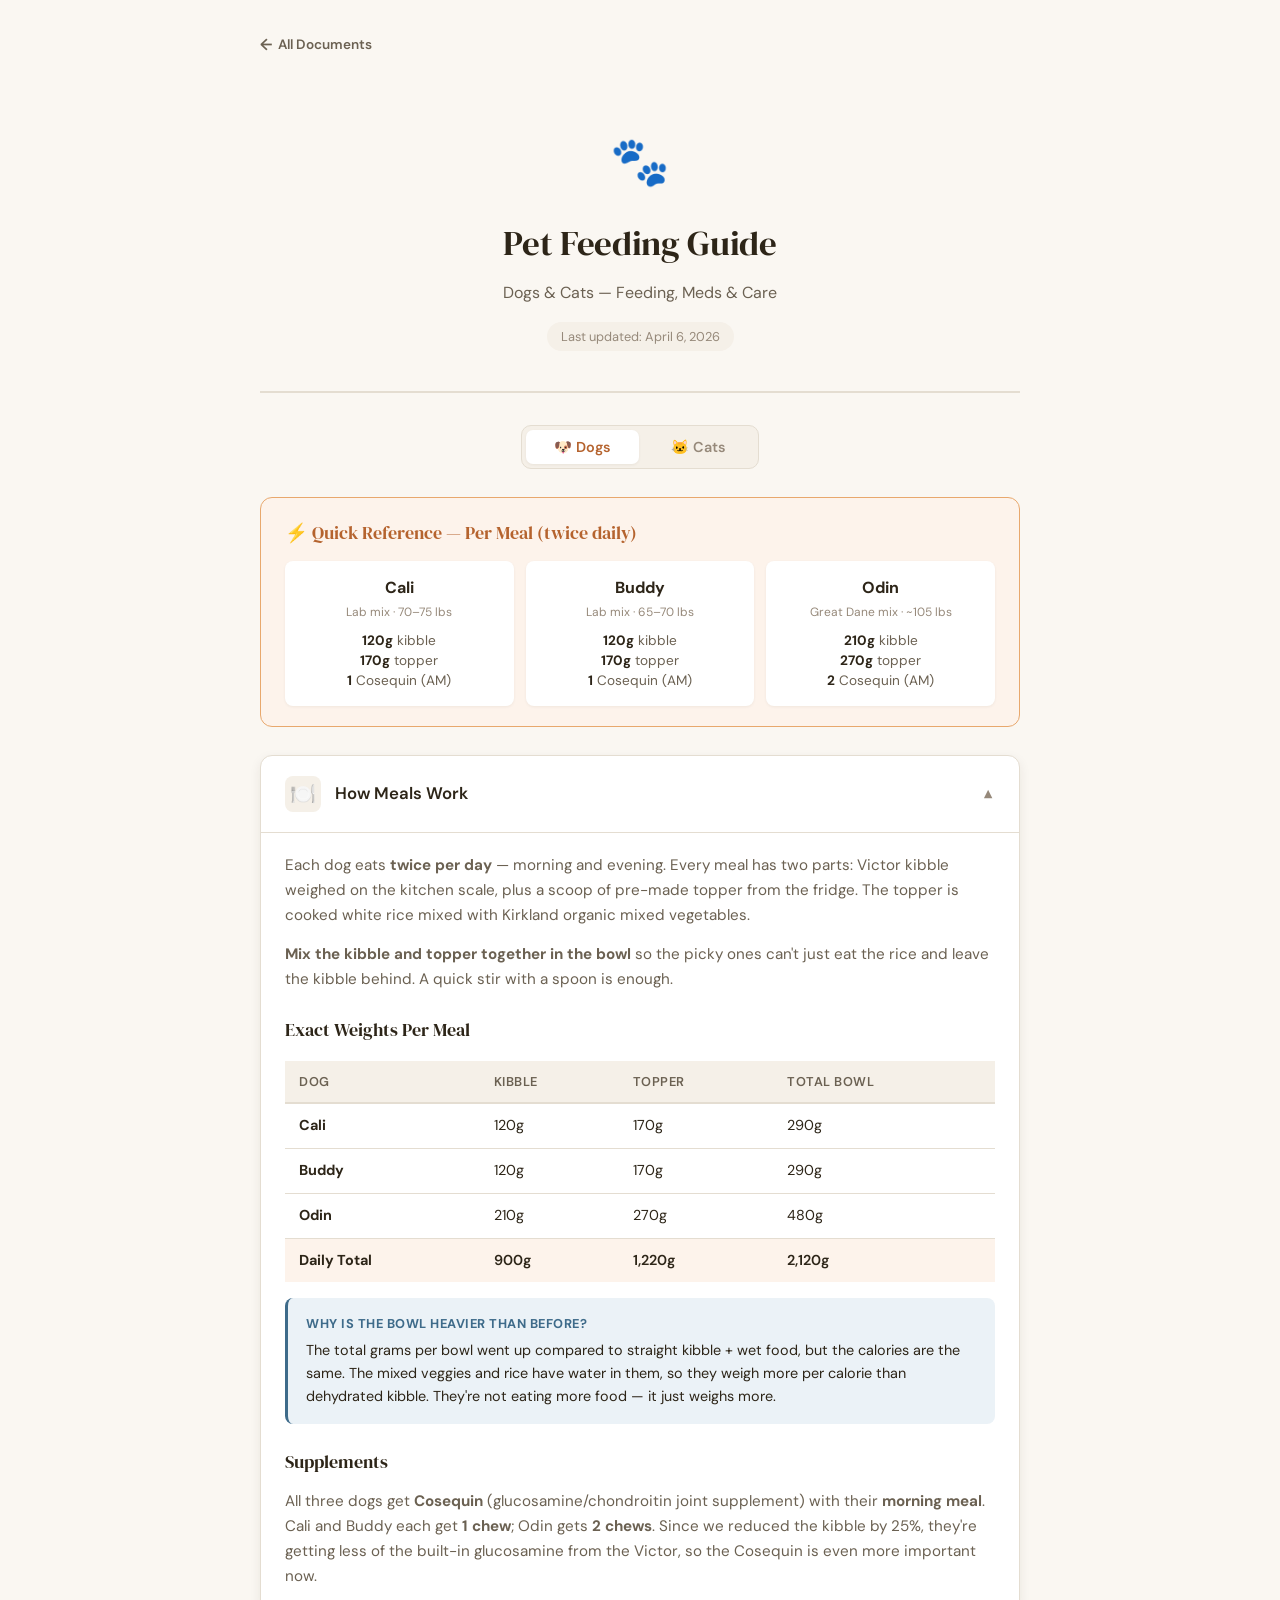
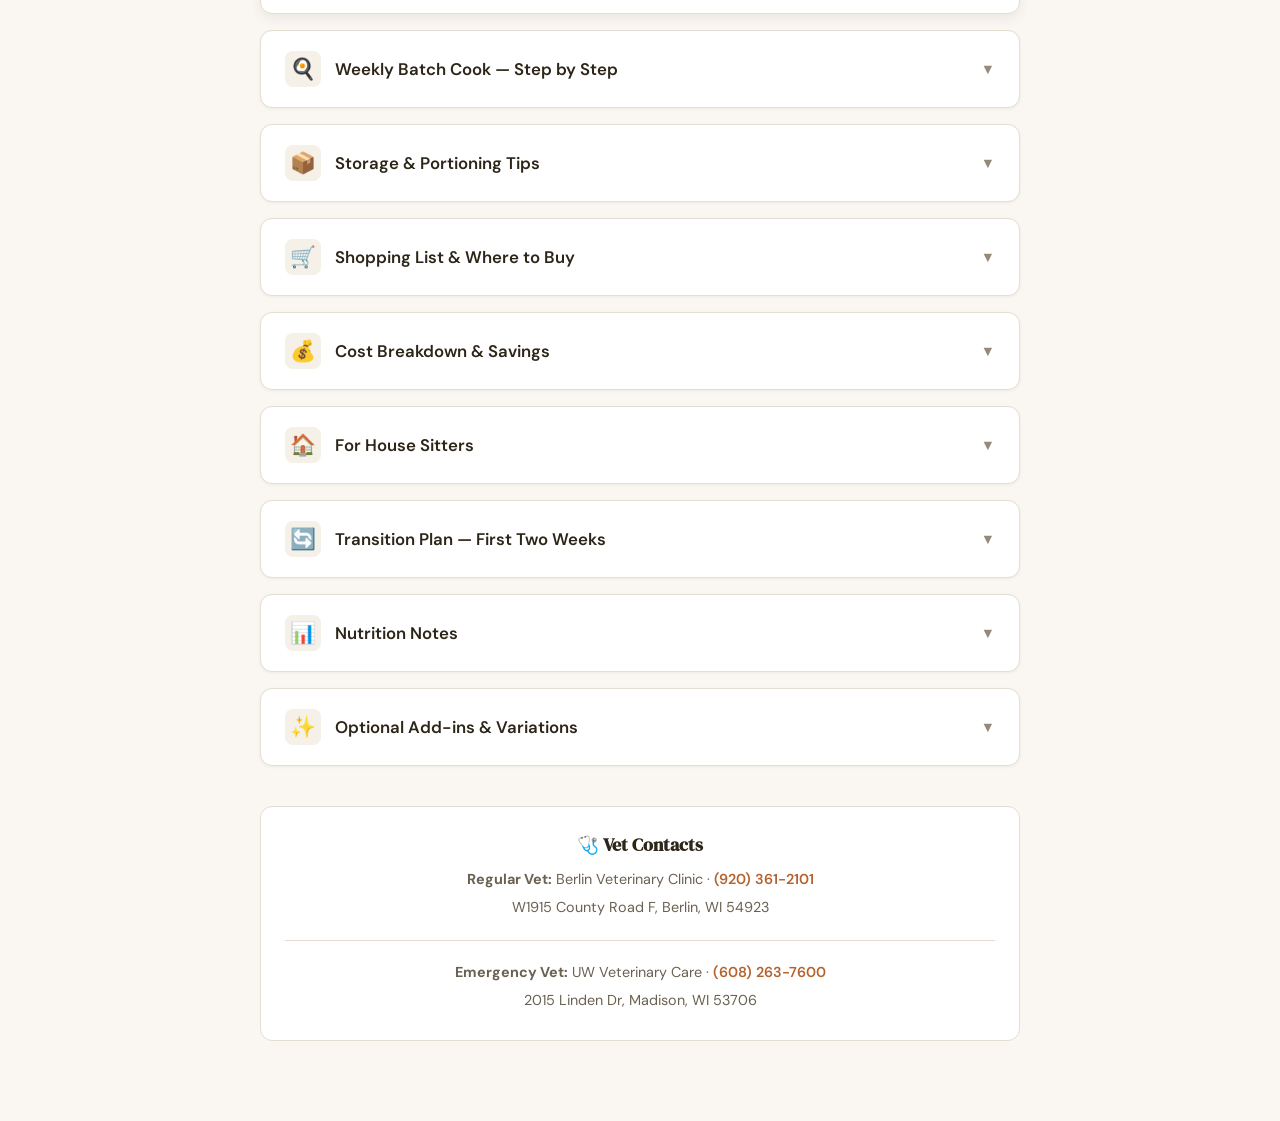
<file: pets/pet-feeding-guide.html>
<!DOCTYPE html>
<html lang="en">
<head>
<meta charset="UTF-8">
<meta name="viewport" content="width=device-width, initial-scale=1.0">
<title>Pet Feeding Guide</title>
<meta name="description" content="Feeding schedules, portions, meds, and care notes for Cali, Buddy, Odin, Maui, and Moki.">
<meta property="og:title" content="Pet Feeding Guide">
<meta property="og:description" content="Feeding schedules, portions, meds, and care notes for Cali, Buddy, Odin, Maui, and Moki.">
<meta property="og:type" content="website">
<meta property="og:url" content="https://lukelabonte.github.io/documents/pets/pet-feeding-guide.html">
<meta property="og:image" content="https://lukelabonte.github.io/documents/preview.png">
<meta name="twitter:card" content="summary_large_image">
<meta name="twitter:title" content="Pet Feeding Guide">
<meta name="twitter:description" content="Feeding schedules, portions, meds, and care notes for Cali, Buddy, Odin, Maui, and Moki.">
<meta name="twitter:image" content="https://lukelabonte.github.io/documents/preview.png">
<link href="https://fonts.googleapis.com/css2?family=DM+Serif+Display&family=DM+Sans:ital,wght@0,400;0,500;0,600;0,700;1,400&display=swap" rel="stylesheet">
<link rel="stylesheet" href="../styles.css">
<style>
  /* ─── Segmented Control ─────────────────────────────────────────────── */
  .seg-wrapper {
    display: flex;
    justify-content: center;
    margin-bottom: 28px;
  }

  .seg-control {
    display: inline-flex;
    background: var(--surface-alt);
    border: 1.5px solid var(--border);
    border-radius: 10px;
    padding: 4px;
    gap: 4px;
  }

  .seg-btn {
    font-family: 'DM Sans', sans-serif;
    font-size: 0.9rem;
    font-weight: 600;
    padding: 8px 28px;
    border: none;
    border-radius: 7px;
    background: transparent;
    color: var(--text-light);
    cursor: pointer;
    transition: background 0.15s, color 0.15s, box-shadow 0.15s;
    user-select: none;
  }

  .seg-btn:hover {
    color: var(--text-muted);
  }

  .seg-btn.active {
    background: var(--surface);
    color: var(--accent);
    box-shadow: var(--shadow-sm);
  }

  /* ─── Quick Reference Banner ───────────────────────────────────────── */
  .quick-ref {
    background: var(--accent-bg);
    border: 1.5px solid var(--accent-light);
    border-radius: var(--radius);
    padding: 20px 24px;
    margin-bottom: 28px;
  }

  .quick-ref-title {
    font-family: 'DM Serif Display', serif;
    font-size: 1.15rem;
    color: var(--accent);
    margin-bottom: 12px;
  }

  .quick-ref-grid {
    display: grid;
    grid-template-columns: 1fr 1fr 1fr;
    gap: 12px;
  }

  .quick-ref-grid-2col {
    display: grid;
    grid-template-columns: 1fr 1fr;
    gap: 12px;
  }

  .dog-card-mini {
    background: var(--surface);
    border-radius: 8px;
    padding: 14px;
    text-align: center;
    box-shadow: var(--shadow-sm);
  }

  .dog-card-mini .name {
    font-weight: 700;
    font-size: 1rem;
    margin-bottom: 2px;
  }

  .dog-card-mini .breed {
    font-size: 0.75rem;
    color: var(--text-light);
    margin-bottom: 8px;
  }

  .dog-card-mini .amounts {
    font-size: 0.85rem;
    color: var(--text-muted);
    line-height: 1.5;
  }

  .dog-card-mini .amounts strong {
    color: var(--text);
  }

  /* ─── Collapsible Sections ─────────────────────────────────────────── */
  details {
    background: var(--surface);
    border: 1.5px solid var(--border);
    border-radius: var(--radius);
    margin-bottom: 16px;
    box-shadow: var(--shadow-sm);
    overflow: hidden;
    transition: box-shadow 0.2s;
  }

  details:hover { box-shadow: var(--shadow-md); }
  details[open] { box-shadow: var(--shadow-md); }

  summary {
    display: flex;
    align-items: center;
    gap: 14px;
    padding: 20px 24px;
    cursor: pointer;
    list-style: none;
    user-select: none;
    font-weight: 600;
    font-size: 1.05rem;
    color: var(--text);
    transition: background 0.15s;
  }

  summary:hover { background: var(--surface-alt); }
  summary::-webkit-details-marker { display: none; }

  summary .icon {
    font-size: 1.3rem;
    flex-shrink: 0;
    width: 36px;
    height: 36px;
    display: flex;
    align-items: center;
    justify-content: center;
    background: var(--surface-alt);
    border-radius: 8px;
  }

  summary .chevron {
    margin-left: auto;
    transition: transform 0.2s;
    color: var(--text-light);
    font-size: 0.9rem;
  }

  details[open] summary .chevron { transform: rotate(180deg); }

  .section-content {
    padding: 20px 24px 24px;
    border-top: 1px solid var(--border);
  }

  .section-content p {
    margin-bottom: 14px;
    color: var(--text-muted);
    font-size: 0.95rem;
  }

  .section-content p:last-child { margin-bottom: 0; }

  .section-content h3 {
    font-family: 'DM Serif Display', serif;
    font-size: 1.1rem;
    font-weight: 400;
    margin: 24px 0 12px;
    color: var(--text);
  }

  .section-content h3:first-child { margin-top: 0; }

  .section-content ul, .section-content ol {
    padding-left: 20px;
    margin: 12px 0;
  }

  .section-content li {
    margin-bottom: 8px;
    font-size: 0.9rem;
    color: var(--text-muted);
  }

  .section-content li strong { color: var(--text); }

  /* ─── Callouts ─────────────────────────────────────────────────────── */
  .callout {
    border-radius: 8px;
    padding: 16px 18px;
    margin: 16px 0;
    font-size: 0.9rem;
    line-height: 1.6;
  }

  .callout-tip     { background: var(--green-bg); border-left: 3px solid var(--green); }
  .callout-info    { background: var(--blue-bg);  border-left: 3px solid var(--blue);  }
  .callout-warning { background: var(--red-bg);   border-left: 3px solid var(--red);   }
  .callout-gold    { background: var(--gold-bg);  border-left: 3px solid var(--gold);  }

  .callout-label {
    font-weight: 700;
    font-size: 0.8rem;
    text-transform: uppercase;
    letter-spacing: 0.04em;
    margin-bottom: 4px;
  }

  .callout-tip .callout-label     { color: var(--green); }
  .callout-info .callout-label    { color: var(--blue);  }
  .callout-warning .callout-label { color: var(--red);   }
  .callout-gold .callout-label    { color: var(--gold);  }

  /* ─── Steps ────────────────────────────────────────────────────────── */
  .step {
    display: flex;
    gap: 16px;
    margin: 18px 0;
  }

  .step-num {
    flex-shrink: 0;
    width: 32px;
    height: 32px;
    background: var(--accent);
    color: white;
    border-radius: 50%;
    display: flex;
    align-items: center;
    justify-content: center;
    font-weight: 700;
    font-size: 0.85rem;
    margin-top: 2px;
  }

  .step-body { flex: 1; }

  .step-body h4 {
    font-size: 0.95rem;
    font-weight: 600;
    margin-bottom: 4px;
  }

  .step-body p {
    font-size: 0.9rem;
    color: var(--text-muted);
    margin-bottom: 6px;
  }

  /* ─── Tags ─────────────────────────────────────────────────────────── */
  .tag {
    display: inline-block;
    font-size: 0.75rem;
    font-weight: 600;
    padding: 2px 10px;
    border-radius: 20px;
    text-transform: uppercase;
    letter-spacing: 0.03em;
  }

  .tag-green  { background: var(--green-bg);  color: var(--green);  }
  .tag-orange { background: var(--accent-bg); color: var(--accent); }
  .tag-blue   { background: var(--blue-bg);   color: var(--blue);   }
  .tag-gold   { background: var(--gold-bg);   color: var(--gold);   }
  .tag-purple { background: var(--purple-bg); color: var(--purple); }

  /* ─── Cost Summary Box ─────────────────────────────────────────────── */
  .cost-box {
    background: var(--surface-alt);
    border-radius: var(--radius);
    padding: 20px;
    margin: 16px 0;
    display: grid;
    grid-template-columns: 1fr 1fr;
    gap: 16px;
  }

  .cost-item { text-align: center; }

  .cost-item .label {
    font-size: 0.75rem;
    text-transform: uppercase;
    letter-spacing: 0.04em;
    color: var(--text-light);
    margin-bottom: 4px;
  }

  .cost-item .value {
    font-family: 'DM Serif Display', serif;
    font-size: 1.6rem;
    color: var(--text);
  }

  .cost-item .value.savings { color: var(--green); }

  /* ─── Placeholder text ─────────────────────────────────────────────── */
  .placeholder {
    background: var(--gold-bg);
    border: 1px dashed var(--gold);
    border-radius: 4px;
    padding: 1px 6px;
    font-size: 0.85em;
    color: var(--gold);
    font-style: italic;
  }

  /* ─── Contact Footer (card style, unique to this page) ─────────────── */
  .footer {
    margin-top: 40px;
    padding: 24px;
    background: var(--surface);
    border: 1.5px solid var(--border);
    border-radius: var(--radius);
    text-align: center;
  }

  .footer h3 {
    font-family: 'DM Serif Display', serif;
    font-size: 1.1rem;
    margin-bottom: 8px;
  }

  .footer p {
    font-size: 0.9rem;
    color: var(--text-muted);
    margin-bottom: 4px;
  }

  .footer a {
    color: var(--accent);
    text-decoration: none;
    font-weight: 600;
  }

  /* ─── Print ────────────────────────────────────────────────────────── */
  @media print {
    details { break-inside: avoid; }
    details[open] summary .chevron { display: none; }
    .seg-wrapper { display: none; }
    #dogs-section, #cats-section { display: block !important; }
  }

  /* ─── Mobile ───────────────────────────────────────────────────────── */
  @media (max-width: 600px) {
    .quick-ref-grid { grid-template-columns: 1fr; }
    .quick-ref-grid-2col { grid-template-columns: 1fr; }
    .cost-box { grid-template-columns: 1fr 1fr; }
    summary { padding: 16px 18px; font-size: 0.95rem; }
    .section-content { padding: 16px 18px 18px; }
    .seg-btn { padding: 8px 18px; }
  }
</style>
</head>
<body>

<div class="container">

  <a href="../index.html" class="back-btn">All Documents</a>

  <!-- Header -->
  <div class="header">
    <div class="header-icon">🐾</div>
    <h1>Pet Feeding Guide</h1>
    <div class="subtitle">Dogs &amp; Cats — Feeding, Meds &amp; Care</div>
    <div class="updated">Last updated: April 6, 2026</div>
  </div>

  <!-- Segmented Control -->
  <div class="seg-wrapper">
    <div class="seg-control" role="tablist" aria-label="Pet type">
      <button class="seg-btn active" role="tab" aria-selected="true" aria-controls="dogs-section" id="tab-dogs" onclick="switchTab('dogs')">🐶 Dogs</button>
      <button class="seg-btn" role="tab" aria-selected="false" aria-controls="cats-section" id="tab-cats" onclick="switchTab('cats')">🐱 Cats</button>
    </div>
  </div>

  <!-- ═══════════════════════════════════════════════════════════════════ -->
  <!-- DOGS SECTION                                                        -->
  <!-- ═══════════════════════════════════════════════════════════════════ -->
  <div id="dogs-section" role="tabpanel" aria-labelledby="tab-dogs">

    <!-- Quick Reference -->
    <div class="quick-ref">
      <div class="quick-ref-title">⚡ Quick Reference — Per Meal (twice daily)</div>
      <div class="quick-ref-grid">
        <div class="dog-card-mini">
          <div class="name">Cali</div>
          <div class="breed">Lab mix · 70–75 lbs</div>
          <div class="amounts">
            <strong>120g</strong> kibble<br>
            <strong>170g</strong> topper<br>
            <strong>1</strong> Cosequin (AM)
          </div>
        </div>
        <div class="dog-card-mini">
          <div class="name">Buddy</div>
          <div class="breed">Lab mix · 65–70 lbs</div>
          <div class="amounts">
            <strong>120g</strong> kibble<br>
            <strong>170g</strong> topper<br>
            <strong>1</strong> Cosequin (AM)
          </div>
        </div>
        <div class="dog-card-mini">
          <div class="name">Odin</div>
          <div class="breed">Great Dane mix · ~105 lbs</div>
          <div class="amounts">
            <strong>210g</strong> kibble<br>
            <strong>270g</strong> topper<br>
            <strong>2</strong> Cosequin (AM)
          </div>
        </div>
      </div>
    </div>

    <!-- SECTION: How Meals Work -->
    <details open>
      <summary>
        <span class="icon">🍽️</span>
        How Meals Work
        <span class="chevron">▼</span>
      </summary>
      <div class="section-content">
        <p>Each dog eats <strong>twice per day</strong> — morning and evening. Every meal has two parts: Victor kibble weighed on the kitchen scale, plus a scoop of pre-made topper from the fridge. The topper is cooked white rice mixed with Kirkland organic mixed vegetables.</p>
        <p><strong>Mix the kibble and topper together in the bowl</strong> so the picky ones can't just eat the rice and leave the kibble behind. A quick stir with a spoon is enough.</p>

        <h3>Exact Weights Per Meal</h3>
        <table>
          <thead>
            <tr>
              <th>Dog</th>
              <th>Kibble</th>
              <th>Topper</th>
              <th>Total Bowl</th>
            </tr>
          </thead>
          <tbody>
            <tr>
              <td><strong>Cali</strong></td>
              <td>120g</td>
              <td>170g</td>
              <td>290g</td>
            </tr>
            <tr>
              <td><strong>Buddy</strong></td>
              <td>120g</td>
              <td>170g</td>
              <td>290g</td>
            </tr>
            <tr>
              <td><strong>Odin</strong></td>
              <td>210g</td>
              <td>270g</td>
              <td>480g</td>
            </tr>
            <tr class="highlight-row">
              <td><strong>Daily Total</strong></td>
              <td>900g</td>
              <td>1,220g</td>
              <td>2,120g</td>
            </tr>
          </tbody>
        </table>

        <div class="callout callout-info">
          <div class="callout-label">Why is the bowl heavier than before?</div>
          The total grams per bowl went up compared to straight kibble + wet food, but the calories are the same. The mixed veggies and rice have water in them, so they weigh more per calorie than dehydrated kibble. They're not eating more food — it just weighs more.
        </div>

        <h3>Supplements</h3>
        <p>All three dogs get <strong>Cosequin</strong> (glucosamine/chondroitin joint supplement) with their <strong>morning meal</strong>. Cali and Buddy each get <strong>1 chew</strong>; Odin gets <strong>2 chews</strong>. Since we reduced the kibble by 25%, they're getting less of the built-in glucosamine from the Victor, so the Cosequin is even more important now.</p>
      </div>
    </details>

    <!-- SECTION: Weekly Batch Cook -->
    <details>
      <summary>
        <span class="icon">🍳</span>
        Weekly Batch Cook — Step by Step
        <span class="chevron">▼</span>
      </summary>
      <div class="section-content">
        <p>Cook once a week. The whole batch takes about 30 minutes and makes 7 days of topper for all 3 dogs. Store in the fridge.</p>

        <h3>What You're Making (7-Day Batch)</h3>
        <table>
          <thead>
            <tr>
              <th>Ingredient</th>
              <th>Weekly Amount</th>
              <th>What That Looks Like</th>
            </tr>
          </thead>
          <tbody>
            <tr>
              <td><strong>White rice (dry)</strong></td>
              <td>~1,980g (~4.4 lbs)</td>
              <td>~10 cups dry → ~5,940g cooked</td>
            </tr>
            <tr>
              <td><strong>Kirkland Organic Mixed Vegetables (frozen)</strong></td>
              <td>~2,545g (~5.6 lbs)</td>
              <td>~1.1 bags (5 lb bag)</td>
            </tr>
            <tr class="highlight-row">
              <td><strong>Total cooked topper</strong></td>
              <td colspan="2">~8,485g — enough for all 3 dogs for 7 days</td>
            </tr>
          </tbody>
        </table>

        <h3>Instructions</h3>

        <div class="step">
          <div class="step-num">1</div>
          <div class="step-body">
            <h4>Cook the rice</h4>
            <p>Rinse ~10 cups of dry white rice. Cook in a rice cooker or large pot with the standard 1:2 ratio of rice to water. This will make about 5,940g of cooked rice. No salt, no butter, no seasoning.</p>
          </div>
        </div>

        <div class="step">
          <div class="step-num">2</div>
          <div class="step-body">
            <h4>Thaw the mixed vegetables</h4>
            <p>Thaw ~5.6 lbs of Kirkland Organic Mixed Vegetables (carrots, corn, peas, green beans) — microwave or run under warm water. No cooking needed. You want about 2,545g thawed.</p>
          </div>
        </div>

        <div class="step">
          <div class="step-num">3</div>
          <div class="step-body">
            <h4>Mix it together</h4>
            <p>In a large mixing bowl or pot, combine the cooked rice and thawed vegetables. The ratio is <strong>70% rice, 30% veggies by weight</strong> — roughly 5,940g rice to 2,545g veggies. Stir until evenly distributed.</p>
          </div>
        </div>

        <div class="step">
          <div class="step-num">4</div>
          <div class="step-body">
            <h4>Store it</h4>
            <p>Transfer into 1–2 large airtight containers and refrigerate. This is the topper for the entire week. Just scoop from the container each meal, weigh it on the scale, and add it to the kibble bowl.</p>
          </div>
        </div>

        <div class="callout callout-tip">
          <div class="callout-label">Tip</div>
          Let the rice cool to room temperature before mixing with the vegetables, then refrigerate. Don't put hot rice straight in the fridge — it'll create excess moisture and get mushy faster.
        </div>
      </div>
    </details>

    <!-- SECTION: Storage & Portioning -->
    <details>
      <summary>
        <span class="icon">📦</span>
        Storage &amp; Portioning Tips
        <span class="chevron">▼</span>
      </summary>
      <div class="section-content">
        <h3>How to Store the Topper</h3>
        <p>Keep the full batch in <strong>1–2 large airtight containers</strong> in the fridge. Wide, shallow containers (like a large Rubbermaid or Pyrex) work better than deep ones — easier to scoop from and the food stays fresher because less air gets trapped.</p>
        <p>The topper lasts <strong>5–6 days</strong> in the fridge comfortably. If you're worried about the tail end of the week, you can split the batch in half and freeze the second half, then move it to the fridge on day 3 or 4 to thaw overnight.</p>

        <h3>Per-Meal Portioning</h3>
        <p>No need to pre-portion into individual containers. Just use the kitchen scale at each meal:</p>
        <ol>
          <li>Place the bowl on the scale, tare to zero</li>
          <li>Scoop in the correct kibble weight</li>
          <li>Tare again</li>
          <li>Scoop in the correct topper weight</li>
          <li>Stir together with a spoon</li>
        </ol>

        <div class="callout callout-tip">
          <div class="callout-label">For house sitters</div>
          If you're prepping meals for someone else to feed, you can pre-portion into individual containers or ziplock bags labeled with each dog's name. That way the sitter just grabs a container per dog per meal — no scale needed.
        </div>

        <h3>Freezing</h3>
        <p>The topper freezes well for up to 3 months. If you want to cook two batches at once every two weeks instead of weekly, that works. Freeze in daily or half-week portions and thaw in the fridge overnight.</p>
      </div>
    </details>

    <!-- SECTION: Shopping List -->
    <details>
      <summary>
        <span class="icon">🛒</span>
        Shopping List &amp; Where to Buy
        <span class="chevron">▼</span>
      </summary>
      <div class="section-content">

        <h3>Monthly Quantities</h3>
        <table>
          <thead>
            <tr>
              <th>Item</th>
              <th>Monthly Need</th>
              <th>What to Buy</th>
              <th>Cost</th>
            </tr>
          </thead>
          <tbody>
            <tr>
              <td><strong>Victor Elite Canine 40-lb bag</strong></td>
              <td>~60 lbs</td>
              <td>1.5 bags (buy 2, second lasts into next month)</td>
              <td>~$103</td>
            </tr>
            <tr>
              <td><strong>White rice (Supreme long grain 25 lb)</strong></td>
              <td>~17.5 lbs</td>
              <td>1 bag lasts just over 6 weeks</td>
              <td>~$7</td>
            </tr>
            <tr>
              <td><strong>Kirkland Organic Mixed Vegetables (5 lb bag)</strong></td>
              <td>~24 lbs (~5 bags)</td>
              <td>~5 bags</td>
              <td>~$48</td>
            </tr>
            <tr class="highlight-row">
              <td colspan="3"><strong>Monthly Total</strong></td>
              <td><strong>~$158</strong></td>
            </tr>
          </tbody>
        </table>

        <h3>Shopping Frequency</h3>
        <p><strong>Every 2 weeks at Costco:</strong> 1 bag of Victor kibble (~$69), 2–3 bags of mixed veggies (~$20–30), and restock rice as needed. The rice lasts about 6 weeks; the veggies (~5.6 lbs/week) need restocking more regularly.</p>
        <p><strong>Chewy:</strong> You can also order the Victor through Chewy with autoship if that's easier. Compare the price — sometimes Chewy autoship is slightly cheaper per bag.</p>

        <h3>What to Buy — Product Picks</h3>

        <p><strong>Rice:</strong> Go with the <strong>Supreme Long Grain 25 lbs for $9.89</strong>. Avoid instant/minute rice — it turns to mush. Regular long grain holds its shape better in the fridge.</p>

        <p><strong>Mixed Vegetables:</strong> <strong>Kirkland Signature Organic Mixed Vegetables, 5 lbs (~$9.97)</strong> from Costco. Frozen is nutritionally equivalent to fresh and way more convenient. You'll go through about 1–2 bags per week. Avoid canned — too much sodium.</p>
      </div>
    </details>

    <!-- SECTION: Cost Breakdown -->
    <details>
      <summary>
        <span class="icon">💰</span>
        Cost Breakdown &amp; Savings
        <span class="chevron">▼</span>
      </summary>
      <div class="section-content">
        <div class="cost-box">
          <div class="cost-item">
            <div class="label">Old Plan (Kibble + Wet Food)</div>
            <div class="value">$166/mo</div>
          </div>
          <div class="cost-item">
            <div class="label">New Plan (Kibble + Topper)</div>
            <div class="value savings">~$158/mo</div>
          </div>
          <div class="cost-item">
            <div class="label">Monthly Savings</div>
            <div class="value savings">~$8</div>
          </div>
          <div class="cost-item">
            <div class="label">Annual Savings</div>
            <div class="value savings">~$96</div>
          </div>
        </div>

        <h3>Where the Money Goes (Monthly)</h3>
        <table>
          <thead>
            <tr>
              <th>Item</th>
              <th>Old Plan</th>
              <th>New Plan</th>
            </tr>
          </thead>
          <tbody>
            <tr>
              <td>Victor dry kibble</td>
              <td>$138</td>
              <td>$103</td>
            </tr>
            <tr>
              <td>Kirkland wet food</td>
              <td>$28</td>
              <td>$0 (eliminated)</td>
            </tr>
            <tr>
              <td>Rice</td>
              <td>—</td>
              <td>$7</td>
            </tr>
            <tr>
              <td>Eggs</td>
              <td>—</td>
              <td>$0</td>
            </tr>
            <tr>
              <td>Kirkland Mixed Vegetables</td>
              <td>—</td>
              <td>~$48</td>
            </tr>
            <tr class="highlight-row">
              <td><strong>Total</strong></td>
              <td><strong>$166</strong></td>
              <td><strong>~$158</strong></td>
            </tr>
          </tbody>
        </table>

        <div class="callout callout-info">
          <div class="callout-label">Note</div>
          Cosequin supplement cost is not included. Also not included: the time cost of cooking once a week (~30 min). The plan saves ~$8/month vs the old kibble + wet food plan, and the dogs actually eat this food enthusiastically instead of turning their noses up at it.
        </div>
      </div>
    </details>

    <!-- SECTION: For House Sitters -->
    <details>
      <summary>
        <span class="icon">🏠</span>
        For House Sitters
        <span class="chevron">▼</span>
      </summary>
      <div class="section-content">
        <p>Hey! Thanks for taking care of the dogs. Here's everything you need to know about feeding them.</p>

        <h3>The Basics</h3>
        <p>The dogs eat <strong>twice a day</strong> — morning and evening. Each meal has two parts: <strong>dry kibble</strong> (from the green Victor bag) and <strong>topper</strong> (pre-made in the fridge in a large container).</p>

        <h3>What to Put in Each Bowl</h3>
        <table>
          <thead>
            <tr>
              <th>Dog</th>
              <th>Kibble</th>
              <th>Topper (from fridge)</th>
            </tr>
          </thead>
          <tbody>
            <tr>
              <td><strong>Cali</strong> (bigger female Lab)</td>
              <td>120g</td>
              <td>170g</td>
            </tr>
            <tr>
              <td><strong>Buddy</strong> (smaller male Lab)</td>
              <td>120g</td>
              <td>170g</td>
            </tr>
            <tr>
              <td><strong>Odin</strong> (the giant one)</td>
              <td>210g</td>
              <td>270g</td>
            </tr>
          </tbody>
        </table>

        <p>Use the kitchen scale. Place the bowl on it, hit tare, add kibble, tare again, add topper. Stir everything together in the bowl before giving it to them.</p>

        <h3>Supplements</h3>
        <p>Each dog gets <strong>Cosequin</strong> chews with their <strong>morning meal only</strong>. It's a joint supplement — looks like a brown treat. Container is on the counter or in the pantry.</p>
        <ul>
          <li><strong>Cali</strong> — 1 chew</li>
          <li><strong>Buddy</strong> — 1 chew</li>
          <li><strong>Odin</strong> — 2 chews</li>
        </ul>

        <h3>Important Notes</h3>
        <ul>
          <li><strong>Buddy is picky.</strong> He might not finish his food right away. That's normal. Don't add extra topper to coax him — he'll usually come back to it.</li>
          <li><strong>Odin is also picky</strong> but tends to eat when Cali eats. Feed them at the same time.</li>
          <li><strong>Cali will eat anything.</strong> Don't let her steal from the other bowls.</li>
          <li>Fresh water always available.</li>
          <li>Dogs can be kenneled in the attached garage when needed.</li>
        </ul>

        <div class="callout callout-warning">
          <div class="callout-label">In Case of Emergency</div>
          <strong>Regular Vet:</strong> Berlin Veterinary Clinic — (920) 361-2101<br>
          <strong>Emergency Vet:</strong> UW Veterinary Care, Madison — (608) 263-7600
        </div>
      </div>
    </details>

    <!-- SECTION: Transition Plan -->
    <details>
      <summary>
        <span class="icon">🔄</span>
        Transition Plan — First Two Weeks
        <span class="chevron">▼</span>
      </summary>
      <div class="section-content">
        <p>Don't go from full kibble + wet food to the new plan overnight. Transition over about 10 days to avoid upset stomachs.</p>

        <table>
          <thead>
            <tr>
              <th>Days</th>
              <th>Kibble</th>
              <th>Wet Food</th>
              <th>Topper</th>
            </tr>
          </thead>
          <tbody>
            <tr>
              <td>1–3</td>
              <td>Full amount (current)</td>
              <td>Half</td>
              <td>Small scoop (~50g)</td>
            </tr>
            <tr>
              <td>4–6</td>
              <td>Reduce by ~10%</td>
              <td>Quarter</td>
              <td>~100g per dog</td>
            </tr>
            <tr>
              <td>7–9</td>
              <td>Down to 75% target</td>
              <td>None</td>
              <td>Full amount</td>
            </tr>
            <tr>
              <td>10+</td>
              <td>Final amount</td>
              <td>None</td>
              <td>Final amount</td>
            </tr>
          </tbody>
        </table>

        <div class="callout callout-tip">
          <div class="callout-label">Watch for</div>
          Loose stools or digestive upset during the transition. If you see it, slow down and stay at the current step for a few more days. Rice is actually easy on dog stomachs (vets recommend bland rice diets for upset stomachs), so this transition should be smoother than switching between kibble brands.
        </div>
      </div>
    </details>

    <!-- SECTION: Nutrition Notes -->
    <details>
      <summary>
        <span class="icon">📊</span>
        Nutrition Notes
        <span class="chevron">▼</span>
      </summary>
      <div class="section-content">
        <p>At the 75% kibble level, the Victor food still covers all essential vitamins and minerals. The topper adds calories, fiber, and digestible carbohydrates. Here's what each ingredient brings:</p>

        <ul>
          <li><strong>White rice (70%):</strong> Easy-to-digest carbohydrate energy. Dogs digest white rice better than brown. Gentle on stomachs.</li>
          <li><strong>Mixed vegetables — carrots, corn, peas, green beans (30%):</strong> Fiber, beta-carotene, vitamin K, manganese, and some plant protein. The variety adds good micronutrient coverage.</li>
        </ul>

        <h3>Why Not a Supplement?</h3>
        <p>At 75% kibble, you don't need a separate multivitamin. The Victor formula already has glucosamine, chondroitin, probiotics, omega fatty acids, taurine, and a full vitamin/mineral panel. At 75%, that's still enough to cover daily requirements. If you ever drop below 70% kibble, you'd want to add a dog multivitamin supplement like Balance IT.</p>

        <h3>Calorie Match</h3>
        <p>This plan delivers approximately the same daily calories each dog was getting on the old kibble + wet food plan. All three dogs are maintaining their weight well on the current amounts, so no adjustment should be needed. If any dog starts gaining or losing weight, adjust the topper amount up or down by 15–20g per meal.</p>

        <div class="callout callout-info">
          <div class="callout-label">Weight check</div>
          Weigh the dogs monthly or do the rib test — you should be able to feel their ribs easily with light pressure but not see them. If you notice weight changes, adjust the topper portion first (it's the easiest variable to change).
        </div>
      </div>
    </details>

    <!-- SECTION: Optional Add-ins -->
    <details>
      <summary>
        <span class="icon">✨</span>
        Optional Add-ins &amp; Variations
        <span class="chevron">▼</span>
      </summary>
      <div class="section-content">
        <p>The base recipe (rice, eggs, peas) is your staple. But if you want to rotate things for variety, here are safe add-ins:</p>

        <ul>
          <li><strong>Eggs (hard-boiled or scrambled):</strong> If you want to add extra protein, a few hard-boiled or scrambled eggs per batch is an easy option. Chop them up and mix in. One of the most bioavailable protein sources for dogs.</li>
          <li><strong>Frozen broccoli:</strong> Fine in small amounts. Costco has the Kirkland Organic 4×16oz for $9.99. You can swap some of the mixed veggies for broccoli if you want variety. Don't overdo it — too much broccoli can cause gas.</li>
          <li><strong>Bone broth (no sodium/no onion):</strong> Mix a splash into the topper for extra flavor on days the dogs seem uninterested. Make sure it has zero onion and zero garlic — check the label carefully.</li>
          <li><strong>Ground turkey:</strong> You can add it to a batch for extra protein. The Costco fresh ground turkey (93/7, 4×1.67lb for $25.99) works — cook it through, drain, and mix in. It's more expensive per calorie than eggs, so treat it as an occasional rotation, not a staple.</li>
          <li><strong>Spinach:</strong> Small amounts are fine, raw or lightly steamed. Good source of iron. Don't make it a main ingredient — oxalates in large quantities aren't great for dogs.</li>
          <li><strong>Plain pumpkin puree:</strong> Great for digestion. A spoonful mixed in can help with loose stools or picky eating.</li>
        </ul>

        <div class="callout callout-warning">
          <div class="callout-label">Never Add</div>
          Onions, garlic, grapes, raisins, chocolate, xylitol (sugar-free sweetener), macadamia nuts, or anything with added salt or seasoning.
        </div>
      </div>
    </details>

  </div><!-- /dogs-section -->


  <!-- ═══════════════════════════════════════════════════════════════════ -->
  <!-- CATS SECTION                                                        -->
  <!-- ═══════════════════════════════════════════════════════════════════ -->
  <div id="cats-section" role="tabpanel" aria-labelledby="tab-cats" style="display:none">

    <!-- Quick Reference -->
    <div class="quick-ref">
      <div class="quick-ref-title">⚡ Quick Reference</div>
      <div class="quick-ref-grid-2col">
        <div class="dog-card-mini">
          <div class="name">Maui</div>
          <div class="breed">Domestic shorthair · female (spayed) · ~13 lbs</div>
          <div class="amounts">
            Fill dry feeder as needed<br>
            <strong>~1 can</strong> wet food (AM + PM)<br>
            No current meds
          </div>
        </div>
        <div class="dog-card-mini">
          <div class="name">Moki</div>
          <div class="breed">Domestic shorthair · male (neutered) · ~8 lbs</div>
          <div class="amounts">
            Fill dry feeder as needed<br>
            <strong>~1 can</strong> wet food (AM + PM)<br>
            Methimazole 5mg — 1 tablet (AM + PM)
          </div>
        </div>
      </div>
    </div>

    <!-- SECTION: How Meals Work -->
    <details open>
      <summary>
        <span class="icon">🍽️</span>
        How Meals Work
        <span class="chevron">▼</span>
      </summary>
      <div class="section-content">
        <p>Both cats eat <strong>twice a day</strong> — morning and evening. Each cat has their own <strong>microchip-activated feeder</strong> that only opens for them, so you don't need to worry about them stealing each other's dry food. The lid opens automatically when the right cat approaches.</p>

        <h3>Dry Food — Feeders</h3>
        <p>Each feeder holds dry kibble. Just <strong>top them off</strong> when they're running low — there's no strict per-meal amount for dry. The feeders control access, not quantity.</p>
        <ul>
          <li><strong>Maui's feeder:</strong> Hill's Science Diet Adult Sensitive Stomach &amp; Skin Grain-Free Salmon &amp; Yellow Pea</li>
          <li><strong>Moki's feeder:</strong> Royal Canin Veterinary Gastrointestinal (the prescription bag — don't substitute)</li>
        </ul>

        <h3>Wet Food — Per Meal</h3>
        <p>Each cat gets <strong>~1 can of wet food</strong> per meal (morning and evening). Open a can, put it in their bowl next to their feeder. Flavors are flexible — we keep several on hand.</p>
        <ul>
          <li><strong>Maui:</strong> Her current favorite is <strong>Fancy Feast Medleys Shredded White Meat Chicken Fare</strong>. She'll eat others too — Fancy Feast Medleys White Meat Chicken Primavera, Purina ONE Chicken, etc.</li>
          <li><strong>Moki:</strong> Whatever he'll eat — see the pickiness note below. We keep Fancy Feast Medleys, Purina ONE Beef, and Purina ONE Chicken on hand. Try whichever he'll accept.</li>
        </ul>

        <div class="callout callout-gold">
          <div class="callout-label">Moki is extremely picky</div>
          Moki will sometimes decide he's done with a food he's eaten happily for weeks and completely refuse it. We continuously rotate his wet food to stay ahead of this. Check what's in the pantry — there should be a few different options. If he's refusing one, try another brand or flavor before assuming something is wrong.
        </div>

        <h3>Feeding Schedule</h3>
        <p>Feed them <strong>around 8am and 8pm</strong> — same time as the dogs. The dry feeders handle themselves — you just need to put out wet food twice a day and give Moki his pill.</p>
      </div>
    </details>

    <!-- SECTION: Moki's Medication -->
    <details>
      <summary>
        <span class="icon">💊</span>
        Moki's Medication
        <span class="chevron">▼</span>
      </summary>
      <div class="section-content">
        <p>Moki takes <strong>Methimazole</strong> for his thyroid. This is important — don't skip doses.</p>

        <h3>Dosing</h3>
        <table>
          <thead>
            <tr>
              <th>Medication</th>
              <th>Dose</th>
              <th>Frequency</th>
              <th>How to Give It</th>
            </tr>
          </thead>
          <tbody>
            <tr>
              <td><strong>Methimazole</strong></td>
              <td>5mg (1 tablet)</td>
              <td>Twice daily (with AM + PM meals)</td>
              <td>Rub on the inner flap of his ear — alternate ears each dose. The pill bottle is from Costco Pharmacy. <em>Note: the label says ½ tablet but the vet updated the dose to 1 full tablet.</em></td>
            </tr>
          </tbody>
        </table>

        <div class="callout callout-info">
          <div class="callout-label">About Methimazole</div>
          Methimazole controls hyperthyroidism (overactive thyroid). Without it, Moki's heart rate goes up, he loses weight, and can get pretty miserable. It's a long-term medication, not something we're trying to wean him off of.
        </div>

        <div class="callout callout-warning">
          <div class="callout-label">If he refuses to eat</div>
          Because Moki is so picky, there will be times he just won't eat a meal. The medication is a transdermal gel rubbed on his ear — you can apply it regardless of whether he eats. If he's skipping meals, try a different wet food flavor, or add a splash of hot water to his wet food and stir it in — the warm smell often gets him interested. If he goes more than 24 hours without eating, let us know.
        </div>
      </div>
    </details>

    <!-- SECTION: Litter Box -->
    <details>
      <summary>
        <span class="icon">🪣</span>
        Litter Box
        <span class="chevron">▼</span>
      </summary>
      <div class="section-content">
        <p>Both cats use a <strong>Litter Robot</strong> in the laundry area (same room where they're fed). It's a self-cleaning automatic litter box — it handles the scooping itself.</p>

        <h3>Your Only Job: Empty the Collection Tray</h3>
        <ul>
          <li>Pull out the waste drawer at the bottom and empty it into the trash every <strong>2–4 days</strong>, depending on how full it looks.</li>
          <li>If the <strong>blue light is flashing</strong>, the drawer needs to be emptied.</li>
          <li><strong>No scooping needed</strong> — the Litter Robot does that automatically after each use.</li>
        </ul>

        <h3>Litter Refill</h3>
        <p>There's a litter hopper on top that automatically keeps the bowl filled. Just make sure there's <strong>Fresh Step clumping litter in the hopper</strong> — if it's getting low, top it off. You shouldn't need to worry about this much during a normal stay.</p>

        <div class="callout callout-gold">
          <div class="callout-label">Heads up — Moki's digestive issues</div>
          Moki has significant digestive sensitivities. His poops are often extremely stinky — more than you'd expect from a small cat. This is completely normal for him, not a sign something's wrong. The Litter Robot handles it, but just be aware when emptying the drawer.
        </div>
      </div>
    </details>

    <!-- SECTION: Health Notes -->
    <details>
      <summary>
        <span class="icon">🩺</span>
        Health Notes
        <span class="chevron">▼</span>
      </summary>
      <div class="section-content">

        <h3>Maui <span class="tag tag-orange">13 lbs</span></h3>
        <p>Maui was born in June 2009 — she's almost 17 and doing remarkably well for her age. A few things to know:</p>
        <ul>
          <li><strong>Allergies:</strong> She has environmental/food allergies — hence the Hill's Science Diet Sensitive Stomach &amp; Skin food. Don't switch her dry food.</li>
          <li><strong>Overweight:</strong> She's on the chunky side. Don't give her extra food, treats, or let her eat Moki's food. We're trying to keep her weight stable, not actively diet her right now.</li>
          <li><strong>Early-stage kidney disease:</strong> Currently minor and being monitored. She's not on a prescription kidney diet yet, but avoid high-phosphorus treats (no deli meat, no fish-heavy treats). Keep fresh water available at all times — cats with kidney issues need to stay hydrated.</li>
        </ul>

        <h3>Moki <span class="tag tag-blue">8 lbs</span></h3>
        <p>Moki was born around June 2011. He's a small, wiry cat and has had a few health things going on for years:</p>
        <ul>
          <li><strong>Hyperthyroidism:</strong> Managed with Methimazole (see the medication section). When well-controlled, he's fine. Signs it's not controlled: weight loss, increased appetite, hyperactivity, vomiting.</li>
          <li><strong>Early-stage kidney disease:</strong> Same as Maui — minor, being monitored. Fresh water is important.</li>
          <li><strong>Digestive sensitivities:</strong> His gut is just sensitive. Stinky poops are normal for him. Loose stools occasionally happen too — if it's one-off, not a concern. If it's persistent or he's clearly uncomfortable, let us know.</li>
          <li><strong>Extreme pickiness:</strong> He will sometimes completely stop eating a food he previously loved. This is not illness — it's just Moki being Moki. We keep several food options on hand. If he won't eat one thing, try another.</li>
        </ul>

        <div class="callout callout-info">
          <div class="callout-label">Water</div>
          Both cats have early-stage kidney disease, so keeping them hydrated matters. They share a pet fountain with the dogs in the kitchen area — just make sure it's running and topped off.
        </div>
      </div>
    </details>

    <!-- SECTION: For House Sitters -->
    <details>
      <summary>
        <span class="icon">🏠</span>
        For House Sitters
        <span class="chevron">▼</span>
      </summary>
      <div class="section-content">
        <p>Hey! Thanks for taking care of the cats. Here's the short version of everything you need to know.</p>

        <h3>Daily Routine</h3>
        <ol>
          <li><strong>Feed both cats</strong> twice a day (morning and evening) — see amounts in the quick reference above.</li>
          <li><strong>Give Moki his Methimazole</strong> with both meals — rub the gel on the inner flap of his ear (alternate ears). See the medication section for details.</li>
          <li><strong>Empty the Litter Robot drawer</strong> every 2–4 days, or when the blue light flashes. No scooping needed — it cleans itself.</li>
          <li><strong>Keep the kitchen fountain running</strong> — cats and dogs share it, and staying hydrated matters especially for the cats.</li>
        </ol>

        <h3>Key Things to Know</h3>
        <ul>
          <li><strong>Keep their bowls separate.</strong> Maui will eat Moki's food if you let her, and Moki needs to eat his own food for the medication to work.</li>
          <li><strong>Moki may refuse a food.</strong> If he won't eat what's out, try a different flavor or brand from the options we left. You can also add a splash of hot water to his wet food and stir it in — the warm smell often gets him interested.</li>
          <li><strong>Maui is friendly and low-maintenance.</strong> She'll probably want lap time. She may beg for food — don't give her extra.</li>
          <li><strong>Moki is more skittish</strong> and may hide for a day or two while he adjusts to you being there. That's normal. He'll come out eventually.</li>
        </ul>

        <h3>What to Watch For</h3>
        <ul>
          <li>Moki refusing to eat for more than 24 hours</li>
          <li>Moki vomiting repeatedly or seeming lethargic</li>
          <li>Either cat avoiding the Litter Robot (may indicate a hardware issue)</li>
          <li>Either cat clearly in distress</li>
        </ul>

        <div class="callout callout-warning">
          <div class="callout-label">In Case of Emergency</div>
          <strong>Regular Vet:</strong> Berlin Veterinary Clinic — (920) 361-2101<br>
          <strong>Emergency Vet:</strong> UW Veterinary Care, Madison — (608) 263-7600
        </div>
      </div>
    </details>

    <!-- SECTION: Shopping List -->
    <details>
      <summary>
        <span class="icon">🛒</span>
        Shopping List
        <span class="chevron">▼</span>
      </summary>
      <div class="section-content">

        <h3>Regular Items</h3>
        <table>
          <thead>
            <tr>
              <th>Item</th>
              <th>Brand / Product</th>
              <th>Where to Buy</th>
            </tr>
          </thead>
          <tbody>
            <tr>
              <td><strong>Maui's dry food</strong></td>
              <td>Hill's Science Diet Sensitive Stomach &amp; Skin Grain-Free Salmon &amp; Yellow Pea</td>
              <td>Chewy (autoship)</td>
            </tr>
            <tr>
              <td><strong>Maui's wet food</strong></td>
              <td>Fancy Feast Medleys Shredded White Meat Chicken Fare (her current favorite), plus Fancy Feast Medleys White Meat Chicken Primavera, Purina ONE Chicken</td>
              <td>Chewy (autoship)</td>
            </tr>
            <tr>
              <td><strong>Moki's dry food</strong></td>
              <td>Royal Canin Veterinary Gastrointestinal (8.8 lb bag) — prescription required</td>
              <td>Chewy (autoship, Rx on file)</td>
            </tr>
            <tr>
              <td><strong>Moki's wet food (rotation)</strong></td>
              <td>Fancy Feast Medleys Shredded White Meat Chicken Fare, Fancy Feast Medleys White Meat Chicken Primavera, Purina ONE Beef, Purina ONE Chicken — keep a variety on hand</td>
              <td>Chewy (autoship)</td>
            </tr>
            <tr>
              <td><strong>Methimazole 5mg</strong></td>
              <td>Costco Pharmacy (RX #6219052) — requires vet prescription</td>
              <td>Costco Pharmacy</td>
            </tr>
            <tr>
              <td><strong>Fresh Step litter</strong></td>
              <td>Fresh Step Clumping</td>
              <td>Chewy (autoship)</td>
            </tr>
          </tbody>
        </table>

        <div class="callout callout-tip">
          <div class="callout-label">Running low?</div>
          Everything comes from Chewy on autoship — you shouldn't run out during a normal stay. If something is getting low, just let us know and we'll get more shipped. Don't go buy it yourself.
        </div>
      </div>
    </details>

  </div><!-- /cats-section -->


  <!-- Vet Footer — shared, always visible -->
  <div class="footer">
    <h3>🩺 Vet Contacts</h3>
    <p><strong>Regular Vet:</strong> Berlin Veterinary Clinic · <a href="tel:9203612101">(920) 361-2101</a></p>
    <p>W1915 County Road F, Berlin, WI 54923</p>
    <div class="divider"></div>
    <p><strong>Emergency Vet:</strong> UW Veterinary Care · <a href="tel:6082637600">(608) 263-7600</a></p>
    <p>2015 Linden Dr, Madison, WI 53706</p>
  </div>

</div>

<script>
  function switchTab(tab) {
    const dogsSection = document.getElementById('dogs-section');
    const catsSection = document.getElementById('cats-section');
    const dogsBtn = document.getElementById('tab-dogs');
    const catsBtn = document.getElementById('tab-cats');

    if (tab === 'dogs') {
      dogsSection.style.display = '';
      catsSection.style.display = 'none';
      dogsBtn.classList.add('active');
      dogsBtn.setAttribute('aria-selected', 'true');
      catsBtn.classList.remove('active');
      catsBtn.setAttribute('aria-selected', 'false');
    } else {
      dogsSection.style.display = 'none';
      catsSection.style.display = '';
      catsBtn.classList.add('active');
      catsBtn.setAttribute('aria-selected', 'true');
      dogsBtn.classList.remove('active');
      dogsBtn.setAttribute('aria-selected', 'false');
    }
  }
</script>

</body>
</html>
</file>
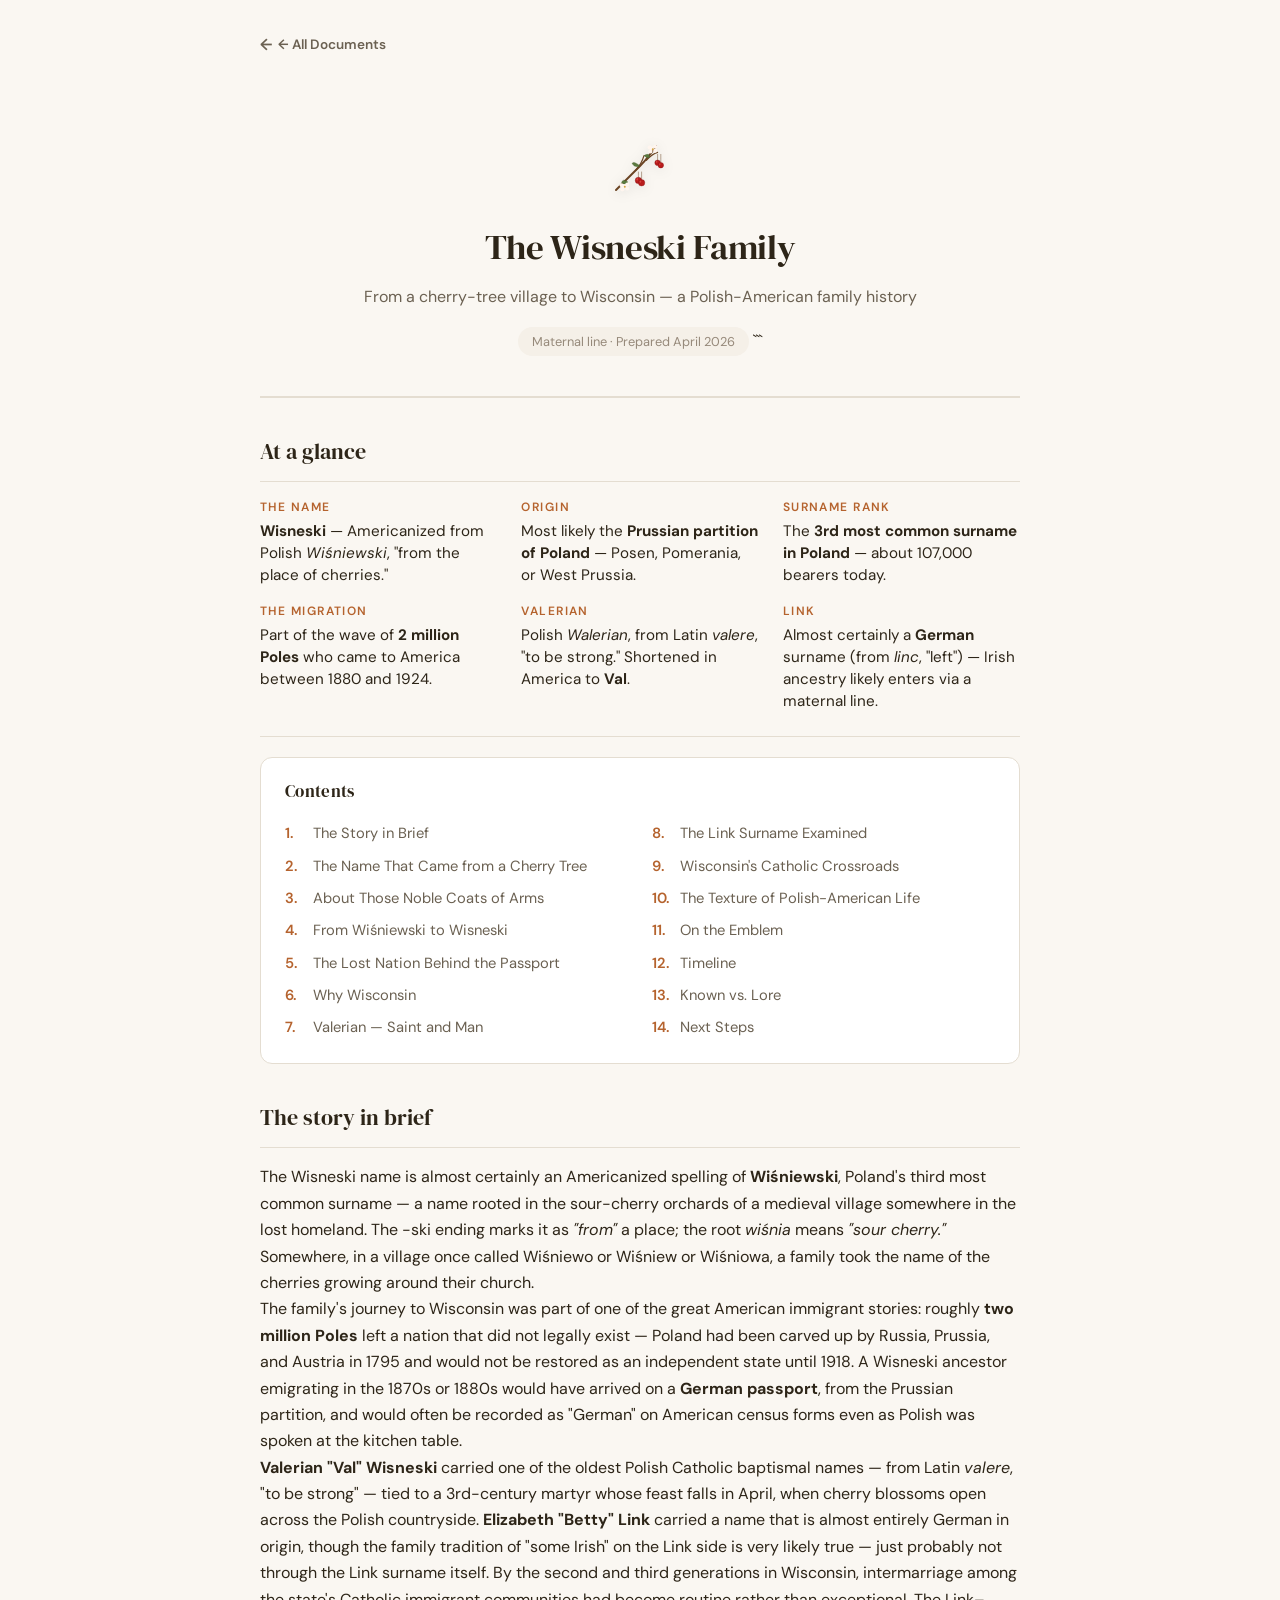
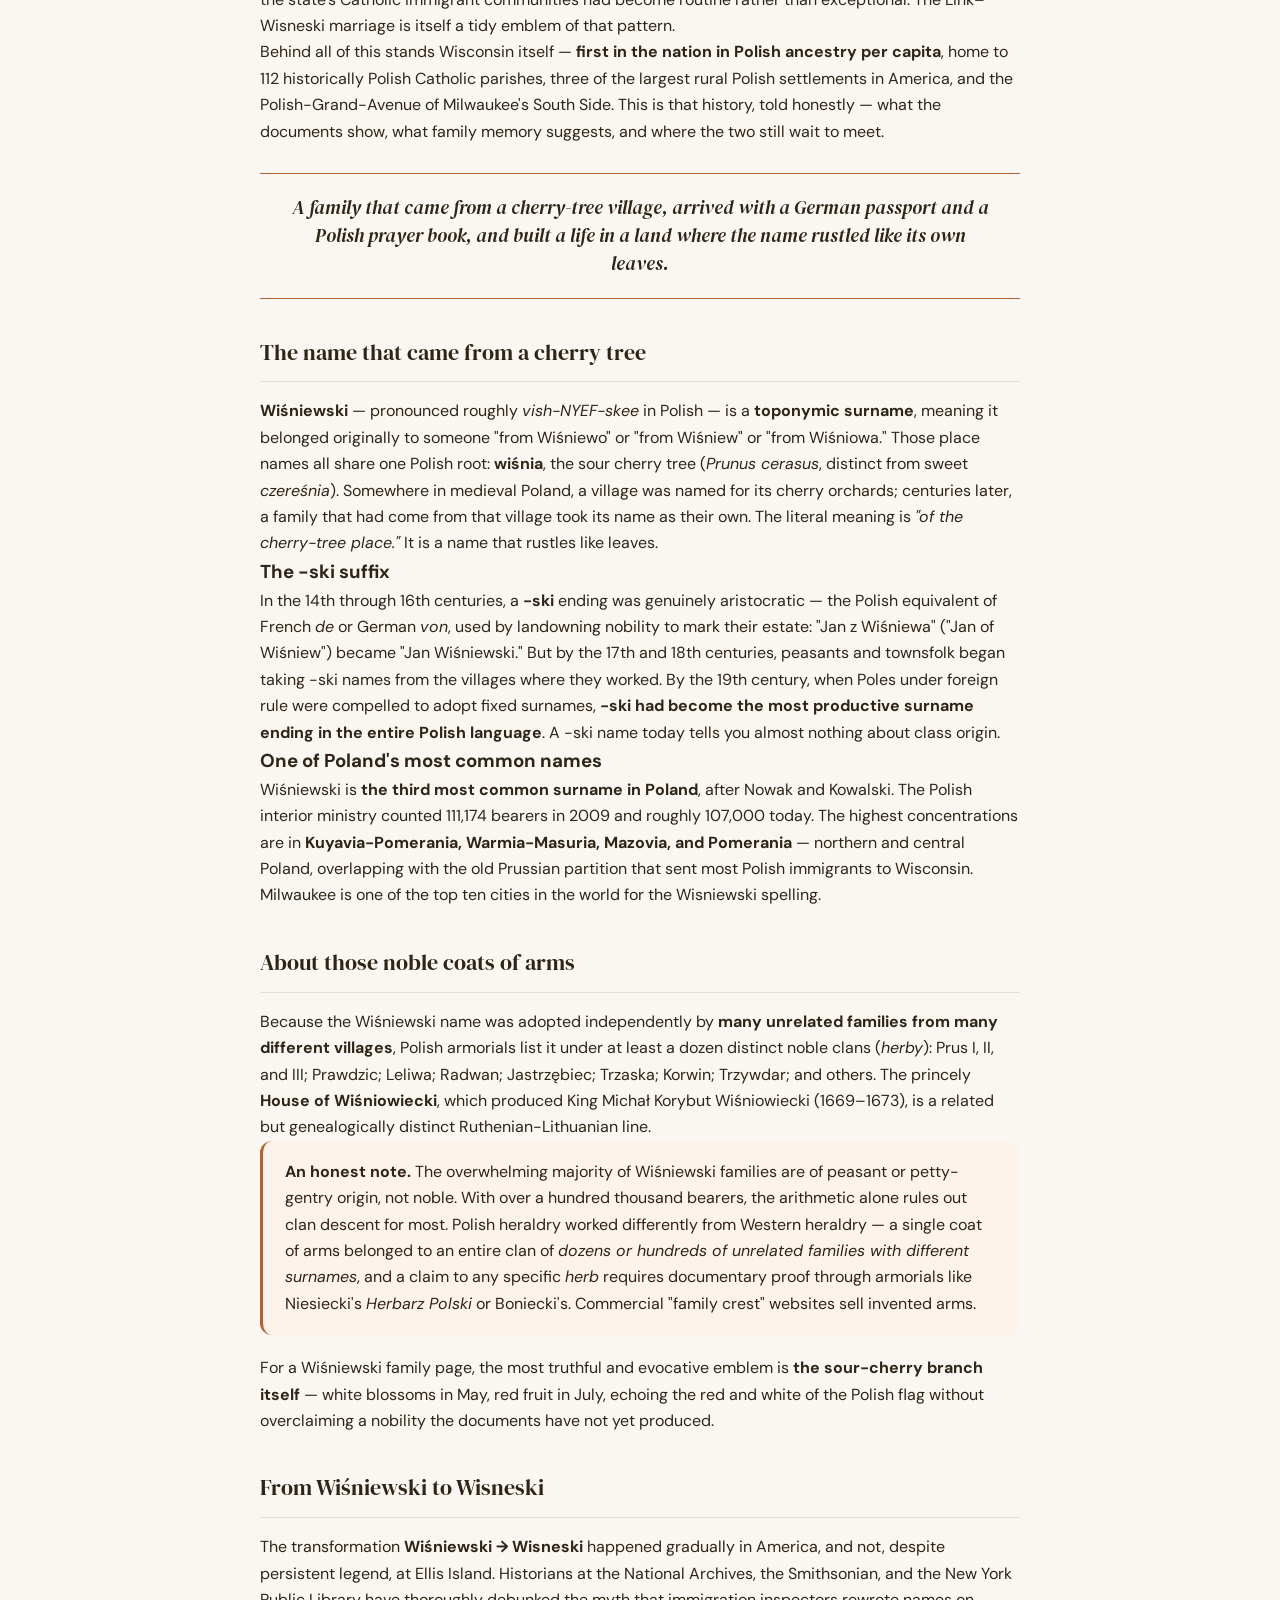
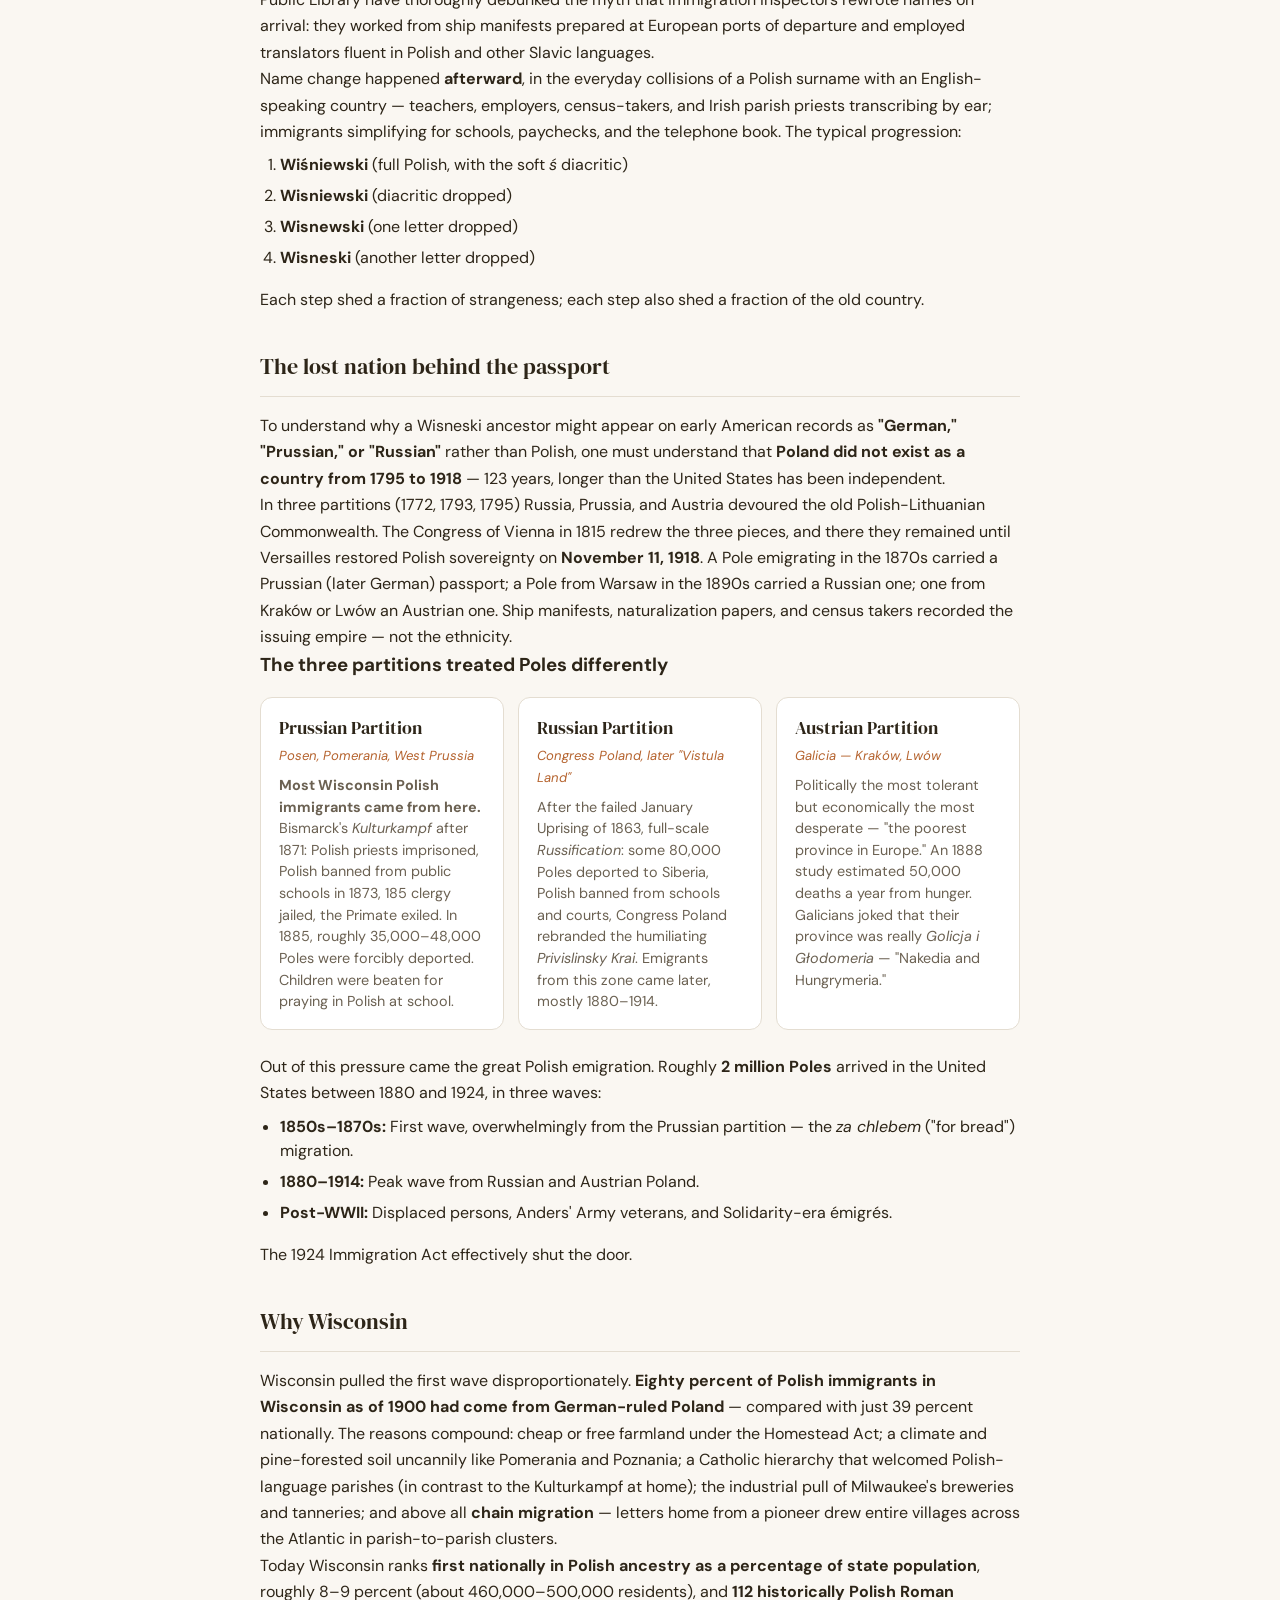
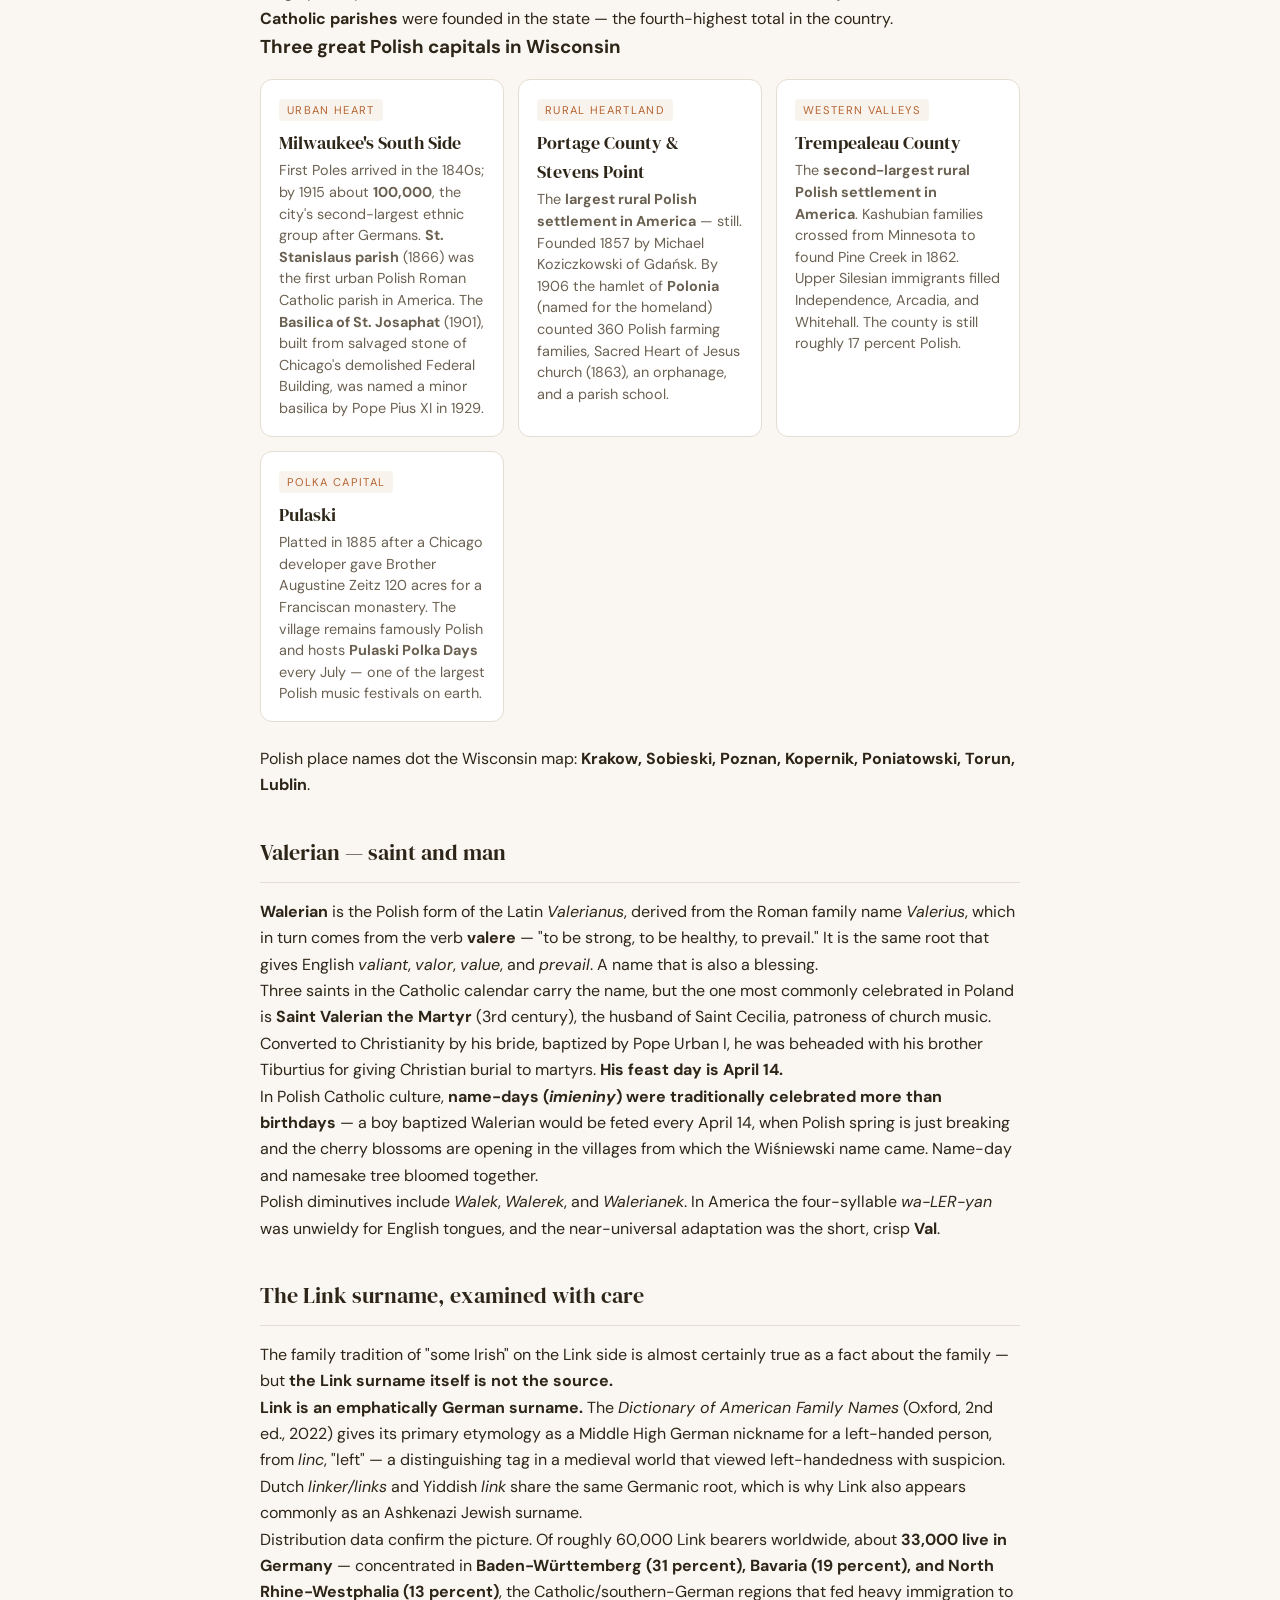
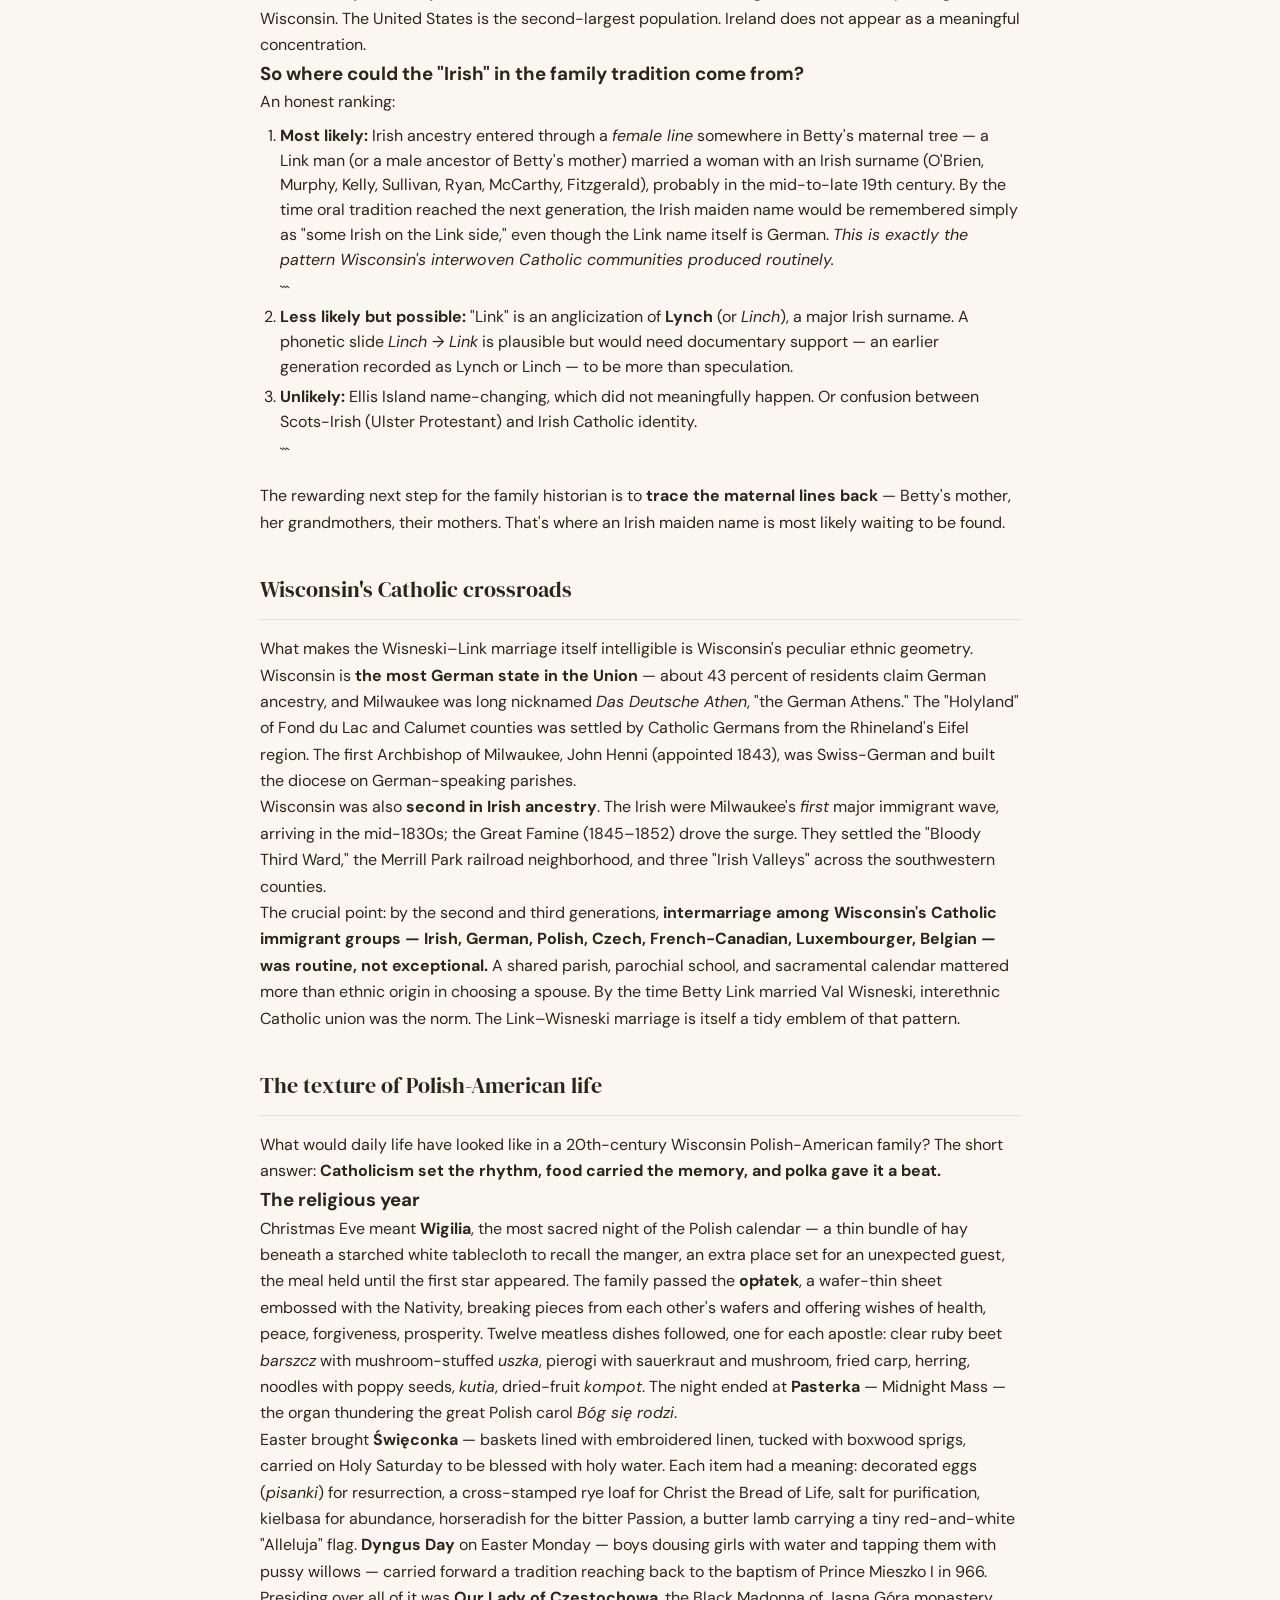
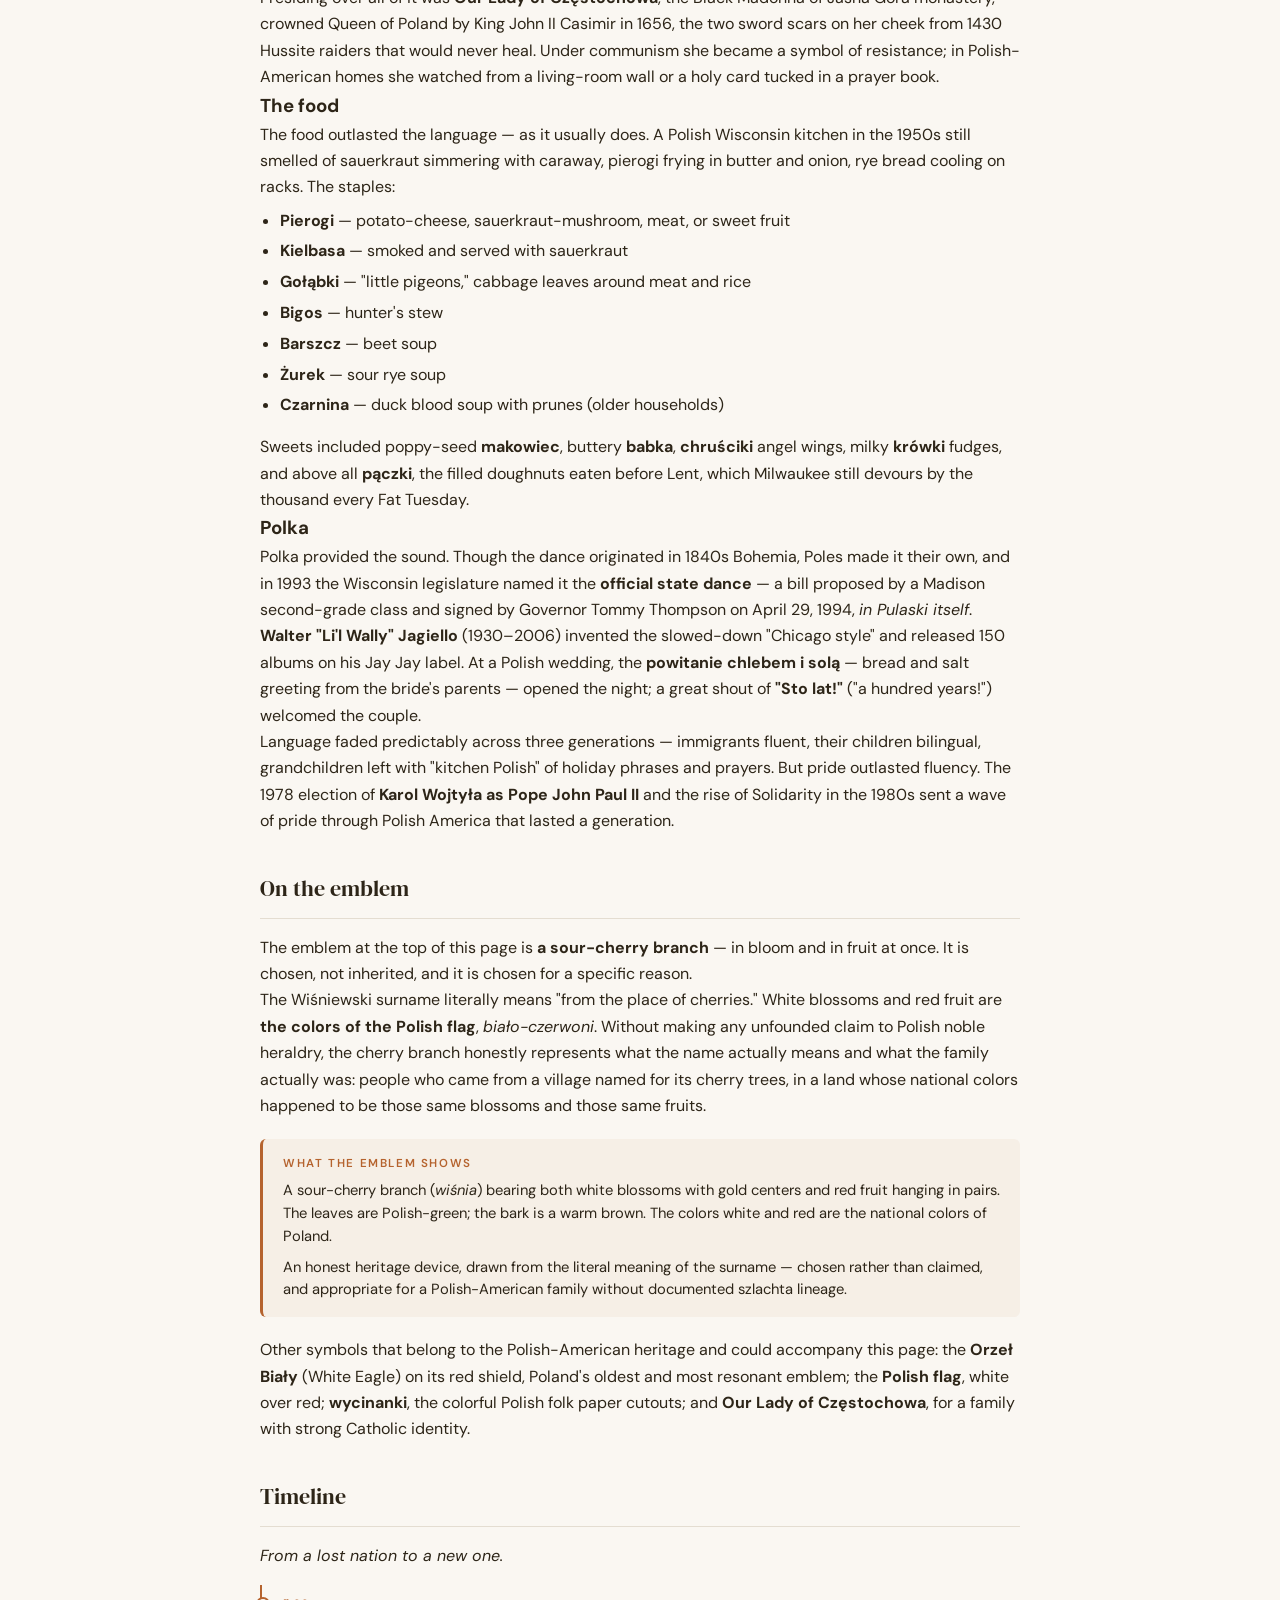
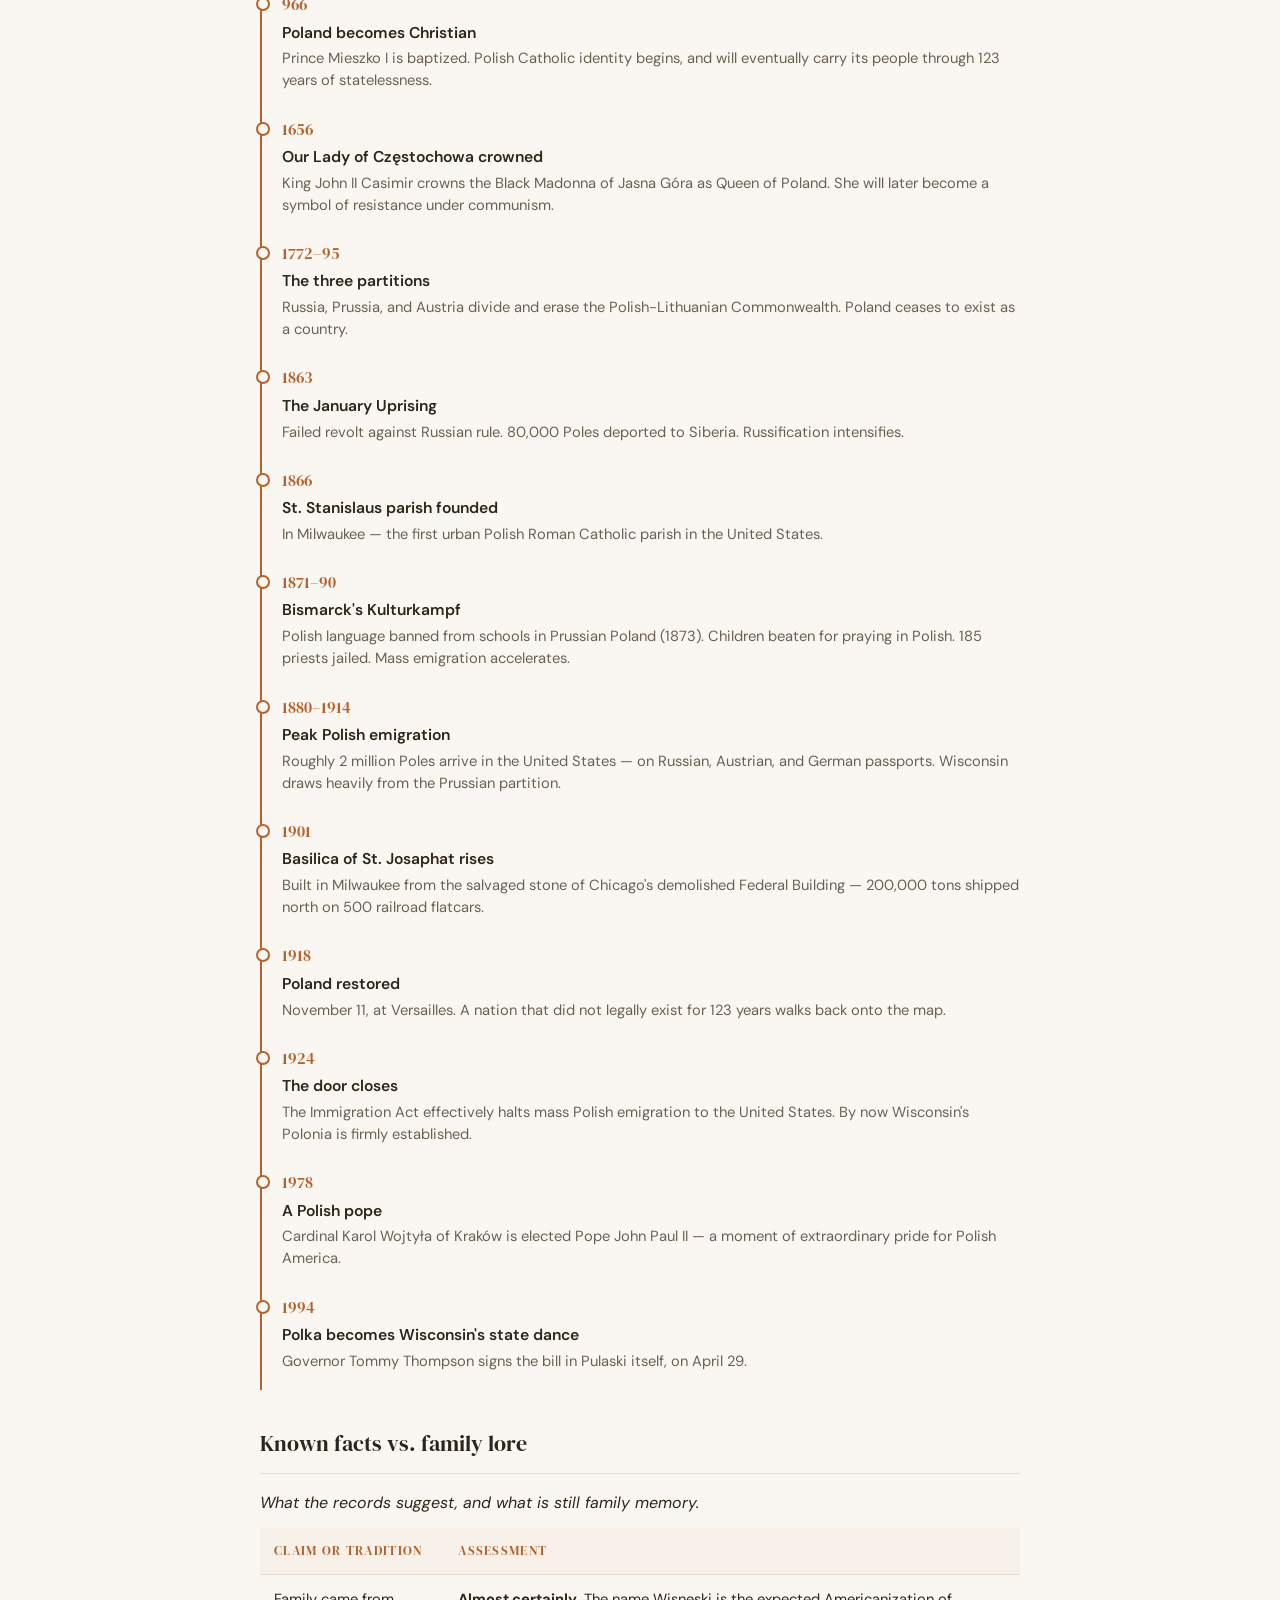
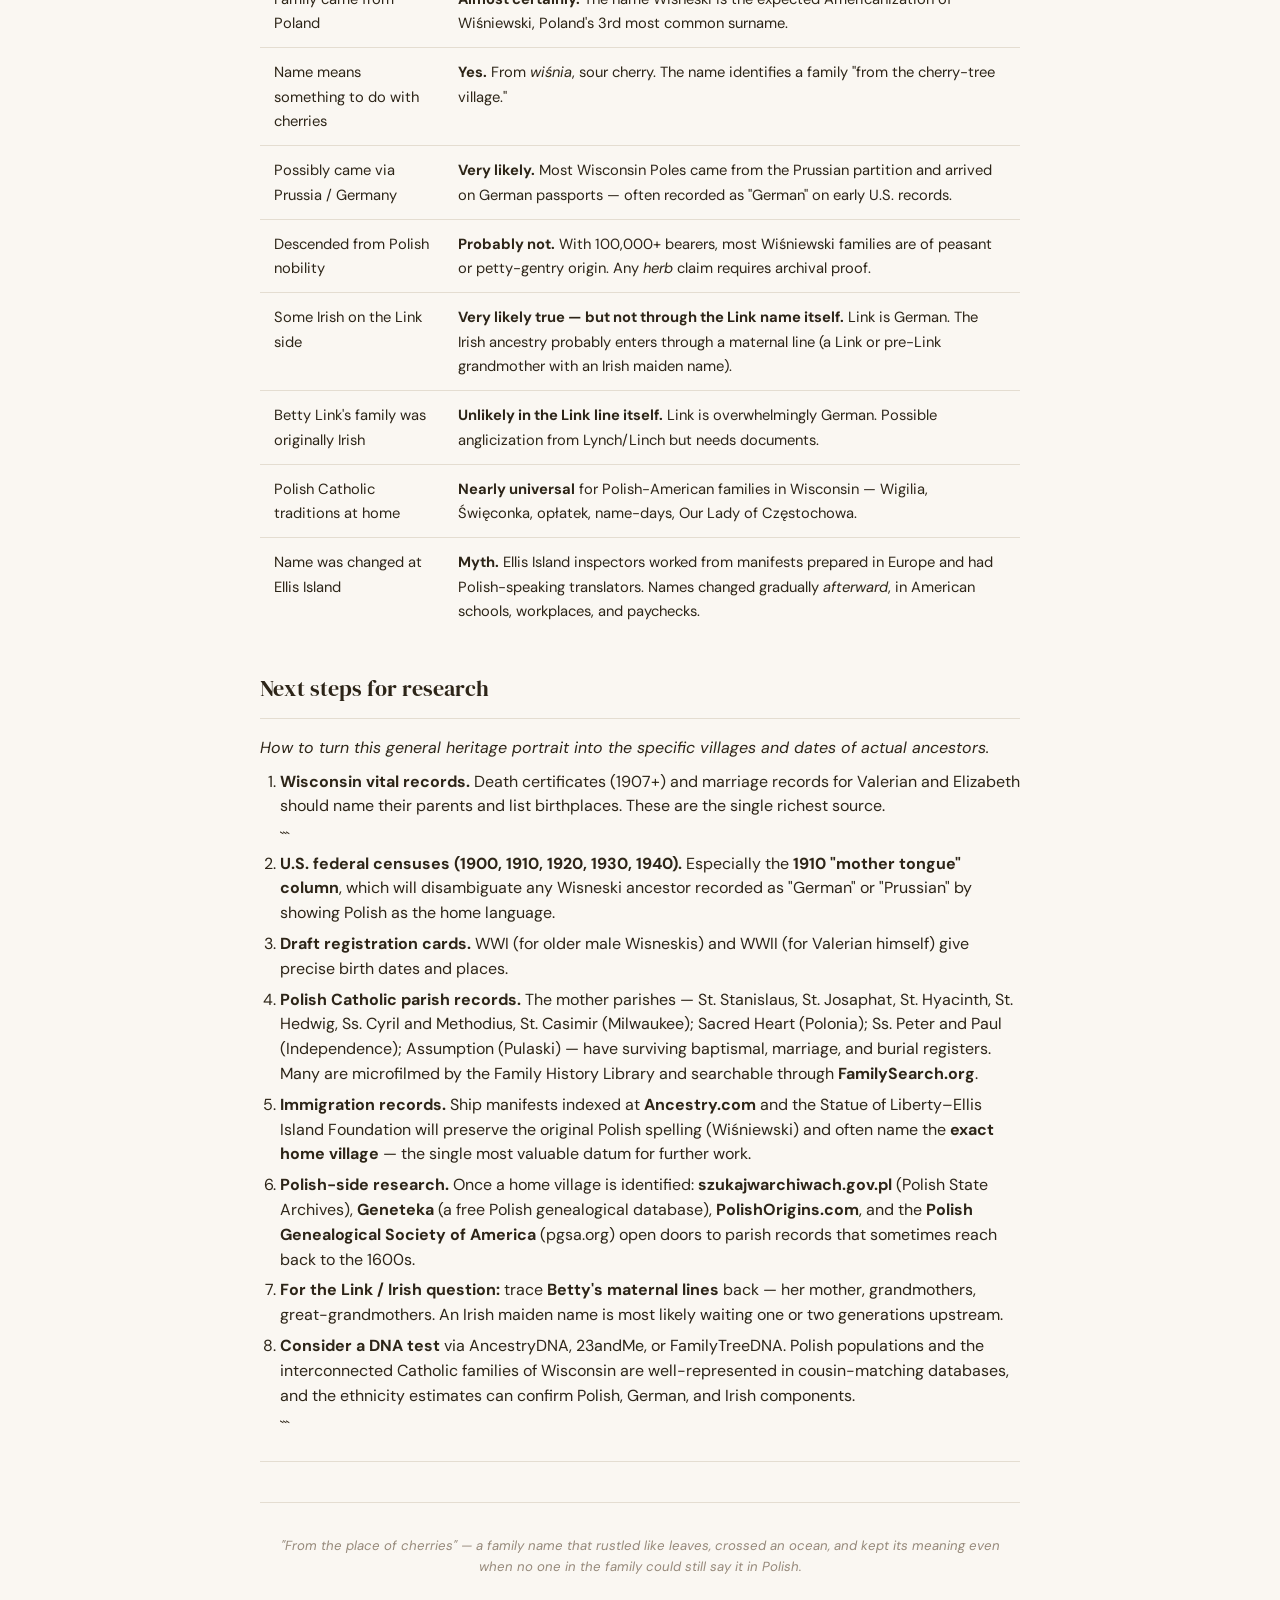
<file: wisneski/family-history.html>
<!DOCTYPE html>

<html lang="en">
<head>
<meta charset="UTF-8">
<meta name="viewport" content="width=device-width, initial-scale=1.0">
<meta name="color-scheme" content="light dark">
<title>The Wisneski Family — From a Cherry-Tree Village to Wisconsin</title>
<meta name="description" content="The maternal family history of the Wisneskis and Links — Polish and German-Catholic roots, from a partitioned Poland to the Wisconsin South Side.">
<meta property="og:title" content="The Wisneski Family — From a Cherry-Tree Village to Wisconsin">
<meta property="og:description" content="The maternal family history of the Wisneskis and Links — Polish and German-Catholic roots, from a partitioned Poland to the Wisconsin South Side.">
<meta property="og:type" content="website">
<meta property="og:url" content="https://lukelabonte.github.io/public-documents/wisneski/family-history.html">
<meta property="og:image" content="https://lukelabonte.github.io/public-documents/preview.png">
<meta name="twitter:card" content="summary_large_image">
<meta name="twitter:title" content="The Wisneski Family — From a Cherry-Tree Village to Wisconsin">
<meta name="twitter:description" content="The maternal family history of the Wisneskis and Links — Polish and German-Catholic roots, from a partitioned Poland to the Wisconsin South Side.">
<meta name="twitter:image" content="https://lukelabonte.github.io/public-documents/preview.png">
<link href="https://fonts.googleapis.com/css2?family=DM+Serif+Display&family=DM+Sans:ital,wght@0,400;0,500;0,600;0,700;1,400&display=swap" rel="stylesheet">
<link rel="stylesheet" href="../styles.css">

<style>
/* Page-specific styles only — everything else uses the shared design system */

/* Cherry branch emblem — header icon */
.crest {
  width: 80px;
  height: auto;
  margin: 0 auto 16px;
  display: block;
  filter: drop-shadow(0 2px 6px rgba(0,0,0,0.1));
}

/* TOC */
.toc {
  background: var(--surface, #fff);
  border: 1.5px solid var(--border, #e5dfd5);
  border-radius: var(--radius, 12px);
  padding: 20px 24px;
  margin: 0 0 32px;
}
.toc-title {
  font-family: 'DM Serif Display', serif;
  font-size: 1.05rem;
  margin: 0 0 12px;
  color: var(--text, #2a2623);
  letter-spacing: 0.02em;
}
.toc ol {
  margin: 0;
  padding: 0;
  list-style: none;
  counter-reset: toc;
  columns: 2;
  column-gap: 24px;
}
.toc li {
  counter-increment: toc;
  break-inside: avoid;
  padding: 4px 0;
  font-size: 0.92rem;
}
.toc li::before {
  content: counter(toc) ".";
  color: var(--accent, #B5632E);
  font-weight: 600;
  margin-right: 6px;
  min-width: 1.5em;
  display: inline-block;
}
.toc a {
  color: var(--text-muted, #5a5048);
  text-decoration: none;
  border-bottom: 1px dotted transparent;
}
.toc a:hover {
  color: var(--accent, #B5632E);
  border-bottom-color: var(--accent, #B5632E);
}
@media (max-width: 560px) {
  .toc ol { columns: 1; }
}

/* Pull quote */
.pullquote {
  margin: 28px 0;
  padding: 20px 24px;
  border-top: 1.5px solid var(--accent, #B5632E);
  border-bottom: 1.5px solid var(--accent, #B5632E);
  text-align: center;
  font-family: 'DM Serif Display', serif;
  font-size: 1.2rem;
  line-height: 1.45;
  color: var(--text, #2a2623);
  font-style: italic;
}

/* Timeline */
.timeline {
  margin: 16px 0 24px;
  border-left: 2px solid var(--accent, #B5632E);
  padding-left: 20px;
}
.tl-item {
  position: relative;
  padding: 6px 0 18px;
}
.tl-item::before {
  content: "";
  position: absolute;
  left: -26px;
  top: 12px;
  width: 10px;
  height: 10px;
  border-radius: 50%;
  background: var(--bg, #FAF7F2);
  border: 2px solid var(--accent, #B5632E);
}
.tl-year {
  font-family: 'DM Serif Display', serif;
  font-size: 1rem;
  color: var(--accent, #B5632E);
  margin-bottom: 2px;
}
.tl-title {
  font-weight: 600;
  font-size: 0.98rem;
  margin-bottom: 2px;
}
.tl-desc {
  font-size: 0.92rem;
  color: var(--text-muted, #5a5048);
  line-height: 1.5;
}

/* Facts grid */
.facts {
  display: grid;
  grid-template-columns: repeat(auto-fit, minmax(200px, 1fr));
  gap: 16px 24px;
  margin: 16px 0 24px;
}
.fact-label {
  font-size: 0.75rem;
  letter-spacing: 0.12em;
  text-transform: uppercase;
  color: var(--accent, #B5632E);
  font-weight: 600;
  margin-bottom: 2px;
}
.fact-value {
  font-size: 0.95rem;
  color: var(--text, #2a2623);
  line-height: 1.45;
}

/* Partition cards */
.partition-grid {
  display: grid;
  grid-template-columns: repeat(auto-fit, minmax(240px, 1fr));
  gap: 14px;
  margin: 16px 0 24px;
}
.partition {
  background: var(--surface, #fff);
  border: 1.5px solid var(--border, #e5dfd5);
  border-radius: var(--radius, 12px);
  padding: 16px 18px;
}
.partition-name {
  font-family: 'DM Serif Display', serif;
  font-size: 1.1rem;
  margin-bottom: 2px;
  color: var(--text, #2a2623);
}
.partition-ruler {
  font-size: 0.82rem;
  color: var(--accent, #B5632E);
  font-style: italic;
  margin-bottom: 8px;
}
.partition-desc {
  font-size: 0.9rem;
  color: var(--text-muted, #5a5048);
  line-height: 1.5;
}

/* Heritage places */
.places-grid {
  display: grid;
  grid-template-columns: repeat(auto-fit, minmax(220px, 1fr));
  gap: 14px;
  margin: 16px 0 24px;
}
.place {
  background: var(--surface, #fff);
  border: 1.5px solid var(--border, #e5dfd5);
  border-radius: var(--radius, 12px);
  padding: 16px 18px;
}
.place-name {
  font-family: 'DM Serif Display', serif;
  font-size: 1.1rem;
  margin-bottom: 2px;
  color: var(--text, #2a2623);
}
.place-tag {
  display: inline-block;
  font-size: 0.7rem;
  letter-spacing: 0.12em;
  text-transform: uppercase;
  color: var(--accent, #B5632E);
  background: rgba(181, 99, 46, 0.08);
  padding: 2px 8px;
  border-radius: 4px;
  margin-bottom: 8px;
}
.place-desc {
  font-size: 0.9rem;
  color: var(--text-muted, #5a5048);
  line-height: 1.5;
}

/* Known vs Lore table */
.known-table {
  width: 100%;
  border-collapse: collapse;
  margin: 12px 0 24px;
  font-size: 0.92rem;
}
.known-table th,
.known-table td {
  text-align: left;
  padding: 12px 14px;
  border-bottom: 1px solid var(--border, #e5dfd5);
  vertical-align: top;
}
.known-table th {
  font-family: 'DM Serif Display', serif;
  font-weight: 400;
  font-size: 0.82rem;
  letter-spacing: 0.1em;
  text-transform: uppercase;
  color: var(--accent, #B5632E);
  background: rgba(181, 99, 46, 0.04);
}
.known-table tr:last-child td { border-bottom: none; }
@media (max-width: 560px) {
  .known-table, .known-table tbody, .known-table tr, .known-table td, .known-table th {
    display: block;
    width: 100%;
  }
  .known-table thead { display: none; }
  .known-table td {
    padding: 8px 0;
    border-bottom: none;
  }
  .known-table tr {
    padding: 12px 0;
    border-bottom: 1px solid var(--border, #e5dfd5);
  }
  .known-table tr:last-child { border-bottom: none; }
  .known-table td:first-child {
    font-weight: 600;
    color: var(--text, #2a2623);
  }
}

/* Emblem callout */
.blazon {
  margin: 20px 0;
  padding: 16px 20px;
  background: rgba(181, 99, 46, 0.06);
  border-left: 3px solid var(--accent, #B5632E);
  border-radius: 6px;
  font-size: 0.92rem;
  line-height: 1.55;
}
.blazon-label {
  font-size: 0.72rem;
  letter-spacing: 0.14em;
  text-transform: uppercase;
  color: var(--accent, #B5632E);
  font-weight: 600;
  margin-bottom: 6px;
}

/* Simple list spacing in prose */
.prose ul, .prose ol { margin: 8px 0 16px 20px; }
.prose li { margin-bottom: 6px; line-height: 1.55; }
</style>

</head>
<body>

<div class="container">

<a href="../index.html" class="back-btn">← All Documents</a>

  <div class="header">
    <!-- Cherry branch emblem — the Wiśniewski name comes from wiśnia, "sour cherry" -->
    <svg class="crest" viewBox="0 0 100 100" xmlns="http://www.w3.org/2000/svg" aria-label="A sour-cherry branch with red fruit and white blossoms — the root meaning of the Wiśniewski name">
      <!-- Branch -->
      <path d="M 20 85 Q 35 70 50 55 Q 60 45 70 30" stroke="#6b4423" stroke-width="2.5" fill="none" stroke-linecap="round"/>
      <path d="M 45 60 Q 52 52 55 42" stroke="#6b4423" stroke-width="1.5" fill="none" stroke-linecap="round"/>
      <path d="M 58 48 Q 65 40 72 38" stroke="#6b4423" stroke-width="1.4" fill="none" stroke-linecap="round"/>

```
  <!-- Leaves (Polish-green) -->
  <path d="M 50 55 Q 42 48 40 52 Q 44 58 50 55 Z" fill="#5a7a3e" stroke="#3e5529" stroke-width="0.4"/>
  <path d="M 55 42 Q 62 38 62 44 Q 58 46 55 42 Z" fill="#5a7a3e" stroke="#3e5529" stroke-width="0.4"/>
  <path d="M 35 75 Q 28 70 27 76 Q 31 80 35 75 Z" fill="#5a7a3e" stroke="#3e5529" stroke-width="0.4"/>

  <!-- White cherry blossoms with gold centers -->
  <g>
    <circle cx="30" cy="80" r="2.5" fill="#fff5ee"/>
    <circle cx="34" cy="78" r="2.5" fill="#fff5ee"/>
    <circle cx="34" cy="83" r="2.5" fill="#fff5ee"/>
    <circle cx="28" cy="84" r="2.5" fill="#fff5ee"/>
    <circle cx="27" cy="79" r="2.5" fill="#fff5ee"/>
    <circle cx="31" cy="81" r="1.2" fill="#d4a340"/>

    <circle cx="65" cy="33" r="2.5" fill="#fff5ee"/>
    <circle cx="69" cy="31" r="2.5" fill="#fff5ee"/>
    <circle cx="69" cy="36" r="2.5" fill="#fff5ee"/>
    <circle cx="63" cy="37" r="2.5" fill="#fff5ee"/>
    <circle cx="62" cy="32" r="2.5" fill="#fff5ee"/>
    <circle cx="66" cy="34" r="1.2" fill="#d4a340"/>
  </g>

  <!-- Red cherries hanging in pairs (Polish-red) -->
  <g>
    <path d="M 48 62 Q 48 68 48 70" stroke="#6b4423" stroke-width="0.6" fill="none"/>
    <path d="M 52 62 Q 52 70 52 73" stroke="#6b4423" stroke-width="0.6" fill="none"/>
    <circle cx="48" cy="73" r="4" fill="#b91c1c" stroke="#7a1212" stroke-width="0.4"/>
    <circle cx="52" cy="76" r="4" fill="#b91c1c" stroke="#7a1212" stroke-width="0.4"/>
    <ellipse cx="46.5" cy="71.5" rx="1" ry="1.5" fill="#e85a52" opacity="0.6"/>
    <ellipse cx="50.5" cy="74.5" rx="1" ry="1.5" fill="#e85a52" opacity="0.6"/>
  </g>

  <g>
    <path d="M 72 40 Q 72 46 72 48" stroke="#6b4423" stroke-width="0.6" fill="none"/>
    <path d="M 76 40 Q 76 48 76 51" stroke="#6b4423" stroke-width="0.6" fill="none"/>
    <circle cx="72" cy="51" r="3.5" fill="#b91c1c" stroke="#7a1212" stroke-width="0.4"/>
    <circle cx="76" cy="54" r="3.5" fill="#b91c1c" stroke="#7a1212" stroke-width="0.4"/>
    <ellipse cx="70.8" cy="49.8" rx="0.9" ry="1.3" fill="#e85a52" opacity="0.6"/>
    <ellipse cx="74.8" cy="52.8" rx="0.9" ry="1.3" fill="#e85a52" opacity="0.6"/>
  </g>
</svg>
<h1>The Wisneski Family</h1>
<p class="subtitle">From a cherry-tree village to Wisconsin &mdash; a Polish-American family history</p>
<div class="updated">Maternal line &middot; Prepared April 2026</div>
```

  </div>

  <!-- ================= AT A GLANCE ================= -->

  <h2 class="section-heading">At a glance</h2>
  <div class="facts">
    <div>
      <div class="fact-label">The Name</div>
      <div class="fact-value"><strong>Wisneski</strong> &mdash; Americanized from Polish <em>Wiśniewski</em>, "from the place of cherries."</div>
    </div>
    <div>
      <div class="fact-label">Origin</div>
      <div class="fact-value">Most likely the <strong>Prussian partition of Poland</strong> &mdash; Posen, Pomerania, or West Prussia.</div>
    </div>
    <div>
      <div class="fact-label">Surname Rank</div>
      <div class="fact-value">The <strong>3rd most common surname in Poland</strong> &mdash; about 107,000 bearers today.</div>
    </div>
    <div>
      <div class="fact-label">The Migration</div>
      <div class="fact-value">Part of the wave of <strong>2 million Poles</strong> who came to America between 1880 and 1924.</div>
    </div>
    <div>
      <div class="fact-label">Valerian</div>
      <div class="fact-value">Polish <em>Walerian</em>, from Latin <em>valere</em>, "to be strong." Shortened in America to <strong>Val</strong>.</div>
    </div>
    <div>
      <div class="fact-label">Link</div>
      <div class="fact-value">Almost certainly a <strong>German</strong> surname (from <em>linc</em>, "left") &mdash; Irish ancestry likely enters via a maternal line.</div>
    </div>
  </div>

  <div class="divider"></div>

  <!-- ================= TOC ================= -->

  <div class="toc">
    <div class="toc-title">Contents</div>
    <ol>
      <li><a href="#story">The Story in Brief</a></li>
      <li><a href="#name">The Name That Came from a Cherry Tree</a></li>
      <li><a href="#nobility">About Those Noble Coats of Arms</a></li>
      <li><a href="#anglicization">From Wiśniewski to Wisneski</a></li>
      <li><a href="#lost-nation">The Lost Nation Behind the Passport</a></li>
      <li><a href="#wisconsin">Why Wisconsin</a></li>
      <li><a href="#valerian">Valerian &mdash; Saint and Man</a></li>
      <li><a href="#link">The Link Surname Examined</a></li>
      <li><a href="#crossroads">Wisconsin's Catholic Crossroads</a></li>
      <li><a href="#life">The Texture of Polish-American Life</a></li>
      <li><a href="#emblem">On the Emblem</a></li>
      <li><a href="#timeline">Timeline</a></li>
      <li><a href="#documented">Known vs. Lore</a></li>
      <li><a href="#next">Next Steps</a></li>
    </ol>
  </div>

  <!-- ================= STORY IN BRIEF ================= -->

  <div class="prose">

  <h2 id="story" class="section-heading">The story in brief</h2>

  <p>The Wisneski name is almost certainly an Americanized spelling of <strong>Wiśniewski</strong>, Poland's third most common surname &mdash; a name rooted in the sour-cherry orchards of a medieval village somewhere in the lost homeland. The -ski ending marks it as <em>"from"</em> a place; the root <em>wiśnia</em> means <em>"sour cherry."</em> Somewhere, in a village once called Wiśniewo or Wiśniew or Wiśniowa, a family took the name of the cherries growing around their church.</p>

  <p>The family's journey to Wisconsin was part of one of the great American immigrant stories: roughly <strong>two million Poles</strong> left a nation that did not legally exist &mdash; Poland had been carved up by Russia, Prussia, and Austria in 1795 and would not be restored as an independent state until 1918. A Wisneski ancestor emigrating in the 1870s or 1880s would have arrived on a <strong>German passport</strong>, from the Prussian partition, and would often be recorded as "German" on American census forms even as Polish was spoken at the kitchen table.</p>

  <p><strong>Valerian "Val" Wisneski</strong> carried one of the oldest Polish Catholic baptismal names &mdash; from Latin <em>valere</em>, "to be strong" &mdash; tied to a 3rd-century martyr whose feast falls in April, when cherry blossoms open across the Polish countryside. <strong>Elizabeth "Betty" Link</strong> carried a name that is almost entirely German in origin, though the family tradition of "some Irish" on the Link side is very likely true &mdash; just probably not through the Link surname itself. By the second and third generations in Wisconsin, intermarriage among the state's Catholic immigrant communities had become routine rather than exceptional. The Link&ndash;Wisneski marriage is itself a tidy emblem of that pattern.</p>

  <p>Behind all of this stands Wisconsin itself &mdash; <strong>first in the nation in Polish ancestry per capita</strong>, home to 112 historically Polish Catholic parishes, three of the largest rural Polish settlements in America, and the Polish-Grand-Avenue of Milwaukee's South Side. This is that history, told honestly &mdash; what the documents show, what family memory suggests, and where the two still wait to meet.</p>

  <div class="pullquote">
    A family that came from a cherry-tree village, arrived with a German passport and a Polish prayer book, and built a life in a land where the name rustled like its own leaves.
  </div>

  <!-- ================= THE NAME ================= -->

  <h2 id="name" class="section-heading">The name that came from a cherry tree</h2>

  <p><strong>Wiśniewski</strong> &mdash; pronounced roughly <em>vish-NYEF-skee</em> in Polish &mdash; is a <strong>toponymic surname</strong>, meaning it belonged originally to someone "from Wiśniewo" or "from Wiśniew" or "from Wiśniowa." Those place names all share one Polish root: <strong>wiśnia</strong>, the sour cherry tree (<em>Prunus cerasus</em>, distinct from sweet <em>czereśnia</em>). Somewhere in medieval Poland, a village was named for its cherry orchards; centuries later, a family that had come from that village took its name as their own. The literal meaning is <em>"of the cherry-tree place."</em> It is a name that rustles like leaves.</p>

  <h3>The -ski suffix</h3>

  <p>In the 14th through 16th centuries, a <strong>-ski</strong> ending was genuinely aristocratic &mdash; the Polish equivalent of French <em>de</em> or German <em>von</em>, used by landowning nobility to mark their estate: "Jan z Wiśniewa" ("Jan of Wiśniew") became "Jan Wiśniewski." But by the 17th and 18th centuries, peasants and townsfolk began taking -ski names from the villages where they worked. By the 19th century, when Poles under foreign rule were compelled to adopt fixed surnames, <strong>-ski had become the most productive surname ending in the entire Polish language</strong>. A -ski name today tells you almost nothing about class origin.</p>

  <h3>One of Poland's most common names</h3>

  <p>Wiśniewski is <strong>the third most common surname in Poland</strong>, after Nowak and Kowalski. The Polish interior ministry counted 111,174 bearers in 2009 and roughly 107,000 today. The highest concentrations are in <strong>Kuyavia-Pomerania, Warmia-Masuria, Mazovia, and Pomerania</strong> &mdash; northern and central Poland, overlapping with the old Prussian partition that sent most Polish immigrants to Wisconsin. Milwaukee is one of the top ten cities in the world for the Wisniewski spelling.</p>

  <!-- ================= NOBILITY ================= -->

  <h2 id="nobility" class="section-heading">About those noble coats of arms</h2>

  <p>Because the Wiśniewski name was adopted independently by <strong>many unrelated families from many different villages</strong>, Polish armorials list it under at least a dozen distinct noble clans (<em>herby</em>): Prus I, II, and III; Prawdzic; Leliwa; Radwan; Jastrzębiec; Trzaska; Korwin; Trzywdar; and others. The princely <strong>House of Wiśniowiecki</strong>, which produced King Michał Korybut Wiśniowiecki (1669&ndash;1673), is a related but genealogically distinct Ruthenian-Lithuanian line.</p>

  <div class="note note-orange">
    <strong>An honest note.</strong> The overwhelming majority of Wiśniewski families are of peasant or petty-gentry origin, not noble. With over a hundred thousand bearers, the arithmetic alone rules out clan descent for most. Polish heraldry worked differently from Western heraldry &mdash; a single coat of arms belonged to an entire clan of <em>dozens or hundreds of unrelated families with different surnames</em>, and a claim to any specific <em>herb</em> requires documentary proof through armorials like Niesiecki's <em>Herbarz Polski</em> or Boniecki's. Commercial "family crest" websites sell invented arms.
  </div>

  <p>For a Wiśniewski family page, the most truthful and evocative emblem is <strong>the sour-cherry branch itself</strong> &mdash; white blossoms in May, red fruit in July, echoing the red and white of the Polish flag without overclaiming a nobility the documents have not yet produced.</p>

  <!-- ================= ANGLICIZATION ================= -->

  <h2 id="anglicization" class="section-heading">From Wiśniewski to Wisneski</h2>

  <p>The transformation <strong>Wiśniewski &rarr; Wisneski</strong> happened gradually in America, and not, despite persistent legend, at Ellis Island. Historians at the National Archives, the Smithsonian, and the New York Public Library have thoroughly debunked the myth that immigration inspectors rewrote names on arrival: they worked from ship manifests prepared at European ports of departure and employed translators fluent in Polish and other Slavic languages.</p>

  <p>Name change happened <strong>afterward</strong>, in the everyday collisions of a Polish surname with an English-speaking country &mdash; teachers, employers, census-takers, and Irish parish priests transcribing by ear; immigrants simplifying for schools, paychecks, and the telephone book. The typical progression:</p>

  <ol>
    <li><strong>Wiśniewski</strong> (full Polish, with the soft <em>ś</em> diacritic)</li>
    <li><strong>Wisniewski</strong> (diacritic dropped)</li>
    <li><strong>Wisnewski</strong> (one letter dropped)</li>
    <li><strong>Wisneski</strong> (another letter dropped)</li>
  </ol>

  <p>Each step shed a fraction of strangeness; each step also shed a fraction of the old country.</p>

  <!-- ================= LOST NATION ================= -->

  <h2 id="lost-nation" class="section-heading">The lost nation behind the passport</h2>

  <p>To understand why a Wisneski ancestor might appear on early American records as <strong>"German," "Prussian," or "Russian"</strong> rather than Polish, one must understand that <strong>Poland did not exist as a country from 1795 to 1918</strong> &mdash; 123 years, longer than the United States has been independent.</p>

  <p>In three partitions (1772, 1793, 1795) Russia, Prussia, and Austria devoured the old Polish-Lithuanian Commonwealth. The Congress of Vienna in 1815 redrew the three pieces, and there they remained until Versailles restored Polish sovereignty on <strong>November 11, 1918</strong>. A Pole emigrating in the 1870s carried a Prussian (later German) passport; a Pole from Warsaw in the 1890s carried a Russian one; one from Kraków or Lwów an Austrian one. Ship manifests, naturalization papers, and census takers recorded the issuing empire &mdash; not the ethnicity.</p>

  <h3>The three partitions treated Poles differently</h3>

  </div><!-- /prose -->

  <div class="partition-grid">
    <div class="partition">
      <div class="partition-name">Prussian Partition</div>
      <div class="partition-ruler">Posen, Pomerania, West Prussia</div>
      <div class="partition-desc"><strong>Most Wisconsin Polish immigrants came from here.</strong> Bismarck's <em>Kulturkampf</em> after 1871: Polish priests imprisoned, Polish banned from public schools in 1873, 185 clergy jailed, the Primate exiled. In 1885, roughly 35,000&ndash;48,000 Poles were forcibly deported. Children were beaten for praying in Polish at school.</div>
    </div>
    <div class="partition">
      <div class="partition-name">Russian Partition</div>
      <div class="partition-ruler">Congress Poland, later "Vistula Land"</div>
      <div class="partition-desc">After the failed January Uprising of 1863, full-scale <em>Russification</em>: some 80,000 Poles deported to Siberia, Polish banned from schools and courts, Congress Poland rebranded the humiliating <em>Privislinsky Krai</em>. Emigrants from this zone came later, mostly 1880&ndash;1914.</div>
    </div>
    <div class="partition">
      <div class="partition-name">Austrian Partition</div>
      <div class="partition-ruler">Galicia &mdash; Kraków, Lwów</div>
      <div class="partition-desc">Politically the most tolerant but economically the most desperate &mdash; "the poorest province in Europe." An 1888 study estimated 50,000 deaths a year from hunger. Galicians joked that their province was really <em>Golicja i Głodomeria</em> &mdash; "Nakedia and Hungrymeria."</div>
    </div>
  </div>

  <div class="prose">

  <p>Out of this pressure came the great Polish emigration. Roughly <strong>2 million Poles</strong> arrived in the United States between 1880 and 1924, in three waves:</p>

  <ul>
    <li><strong>1850s&ndash;1870s:</strong> First wave, overwhelmingly from the Prussian partition &mdash; the <em>za chlebem</em> ("for bread") migration.</li>
    <li><strong>1880&ndash;1914:</strong> Peak wave from Russian and Austrian Poland.</li>
    <li><strong>Post-WWII:</strong> Displaced persons, Anders' Army veterans, and Solidarity-era émigrés.</li>
  </ul>

  <p>The 1924 Immigration Act effectively shut the door.</p>

  <!-- ================= WHY WISCONSIN ================= -->

  <h2 id="wisconsin" class="section-heading">Why Wisconsin</h2>

  <p>Wisconsin pulled the first wave disproportionately. <strong>Eighty percent of Polish immigrants in Wisconsin as of 1900 had come from German-ruled Poland</strong> &mdash; compared with just 39 percent nationally. The reasons compound: cheap or free farmland under the Homestead Act; a climate and pine-forested soil uncannily like Pomerania and Poznania; a Catholic hierarchy that welcomed Polish-language parishes (in contrast to the Kulturkampf at home); the industrial pull of Milwaukee's breweries and tanneries; and above all <strong>chain migration</strong> &mdash; letters home from a pioneer drew entire villages across the Atlantic in parish-to-parish clusters.</p>

  <p>Today Wisconsin ranks <strong>first nationally in Polish ancestry as a percentage of state population</strong>, roughly 8&ndash;9 percent (about 460,000&ndash;500,000 residents), and <strong>112 historically Polish Roman Catholic parishes</strong> were founded in the state &mdash; the fourth-highest total in the country.</p>

  <h3>Three great Polish capitals in Wisconsin</h3>

  </div><!-- /prose -->

  <div class="places-grid">
    <div class="place">
      <div class="place-tag">Urban heart</div>
      <div class="place-name">Milwaukee's South Side</div>
      <div class="place-desc">First Poles arrived in the 1840s; by 1915 about <strong>100,000</strong>, the city's second-largest ethnic group after Germans. <strong>St. Stanislaus parish</strong> (1866) was the first urban Polish Roman Catholic parish in America. The <strong>Basilica of St. Josaphat</strong> (1901), built from salvaged stone of Chicago's demolished Federal Building, was named a minor basilica by Pope Pius XI in 1929.</div>
    </div>
    <div class="place">
      <div class="place-tag">Rural heartland</div>
      <div class="place-name">Portage County &amp; Stevens Point</div>
      <div class="place-desc">The <strong>largest rural Polish settlement in America</strong> &mdash; still. Founded 1857 by Michael Koziczkowski of Gdańsk. By 1906 the hamlet of <strong>Polonia</strong> (named for the homeland) counted 360 Polish farming families, Sacred Heart of Jesus church (1863), an orphanage, and a parish school.</div>
    </div>
    <div class="place">
      <div class="place-tag">Western valleys</div>
      <div class="place-name">Trempealeau County</div>
      <div class="place-desc">The <strong>second-largest rural Polish settlement in America</strong>. Kashubian families crossed from Minnesota to found Pine Creek in 1862. Upper Silesian immigrants filled Independence, Arcadia, and Whitehall. The county is still roughly 17 percent Polish.</div>
    </div>
    <div class="place">
      <div class="place-tag">Polka capital</div>
      <div class="place-name">Pulaski</div>
      <div class="place-desc">Platted in 1885 after a Chicago developer gave Brother Augustine Zeitz 120 acres for a Franciscan monastery. The village remains famously Polish and hosts <strong>Pulaski Polka Days</strong> every July &mdash; one of the largest Polish music festivals on earth.</div>
    </div>
  </div>

  <div class="prose">

  <p>Polish place names dot the Wisconsin map: <strong>Krakow, Sobieski, Poznan, Kopernik, Poniatowski, Torun, Lublin</strong>.</p>

  <!-- ================= VALERIAN ================= -->

  <h2 id="valerian" class="section-heading">Valerian &mdash; saint and man</h2>

  <p><strong>Walerian</strong> is the Polish form of the Latin <em>Valerianus</em>, derived from the Roman family name <em>Valerius</em>, which in turn comes from the verb <strong>valere</strong> &mdash; "to be strong, to be healthy, to prevail." It is the same root that gives English <em>valiant</em>, <em>valor</em>, <em>value</em>, and <em>prevail</em>. A name that is also a blessing.</p>

  <p>Three saints in the Catholic calendar carry the name, but the one most commonly celebrated in Poland is <strong>Saint Valerian the Martyr</strong> (3rd century), the husband of Saint Cecilia, patroness of church music. Converted to Christianity by his bride, baptized by Pope Urban I, he was beheaded with his brother Tiburtius for giving Christian burial to martyrs. <strong>His feast day is April 14.</strong></p>

  <p>In Polish Catholic culture, <strong>name-days (<em>imieniny</em>) were traditionally celebrated more than birthdays</strong> &mdash; a boy baptized Walerian would be feted every April 14, when Polish spring is just breaking and the cherry blossoms are opening in the villages from which the Wiśniewski name came. Name-day and namesake tree bloomed together.</p>

  <p>Polish diminutives include <em>Walek</em>, <em>Walerek</em>, and <em>Walerianek</em>. In America the four-syllable <em>wa-LER-yan</em> was unwieldy for English tongues, and the near-universal adaptation was the short, crisp <strong>Val</strong>.</p>

  <!-- ================= LINK ================= -->

  <h2 id="link" class="section-heading">The Link surname, examined with care</h2>

  <p>The family tradition of "some Irish" on the Link side is almost certainly true as a fact about the family &mdash; but <strong>the Link surname itself is not the source.</strong></p>

  <p><strong>Link is an emphatically German surname.</strong> The <em>Dictionary of American Family Names</em> (Oxford, 2nd ed., 2022) gives its primary etymology as a Middle High German nickname for a left-handed person, from <em>linc</em>, "left" &mdash; a distinguishing tag in a medieval world that viewed left-handedness with suspicion. Dutch <em>linker/links</em> and Yiddish <em>link</em> share the same Germanic root, which is why Link also appears commonly as an Ashkenazi Jewish surname.</p>

  <p>Distribution data confirm the picture. Of roughly 60,000 Link bearers worldwide, about <strong>33,000 live in Germany</strong> &mdash; concentrated in <strong>Baden-Württemberg (31 percent), Bavaria (19 percent), and North Rhine-Westphalia (13 percent)</strong>, the Catholic/southern-German regions that fed heavy immigration to Wisconsin. The United States is the second-largest population. Ireland does not appear as a meaningful concentration.</p>

  <h3>So where could the "Irish" in the family tradition come from?</h3>

  <p>An honest ranking:</p>

  <ol>
    <li><strong>Most likely:</strong> Irish ancestry entered through a <em>female line</em> somewhere in Betty's maternal tree &mdash; a Link man (or a male ancestor of Betty's mother) married a woman with an Irish surname (O'Brien, Murphy, Kelly, Sullivan, Ryan, McCarthy, Fitzgerald), probably in the mid-to-late 19th century. By the time oral tradition reached the next generation, the Irish maiden name would be remembered simply as "some Irish on the Link side," even though the Link name itself is German. <em>This is exactly the pattern Wisconsin's interwoven Catholic communities produced routinely.</em></li>

```
<li><strong>Less likely but possible:</strong> "Link" is an anglicization of <strong>Lynch</strong> (or <em>Linch</em>), a major Irish surname. A phonetic slide <em>Linch &rarr; Link</em> is plausible but would need documentary support &mdash; an earlier generation recorded as Lynch or Linch &mdash; to be more than speculation.</li>

<li><strong>Unlikely:</strong> Ellis Island name-changing, which did not meaningfully happen. Or confusion between Scots-Irish (Ulster Protestant) and Irish Catholic identity.</li>
```

  </ol>

  <p>The rewarding next step for the family historian is to <strong>trace the maternal lines back</strong> &mdash; Betty's mother, her grandmothers, their mothers. That's where an Irish maiden name is most likely waiting to be found.</p>

  <!-- ================= CATHOLIC CROSSROADS ================= -->

  <h2 id="crossroads" class="section-heading">Wisconsin's Catholic crossroads</h2>

  <p>What makes the Wisneski&ndash;Link marriage itself intelligible is Wisconsin's peculiar ethnic geometry.</p>

  <p>Wisconsin is <strong>the most German state in the Union</strong> &mdash; about 43 percent of residents claim German ancestry, and Milwaukee was long nicknamed <em>Das Deutsche Athen</em>, "the German Athens." The "Holyland" of Fond du Lac and Calumet counties was settled by Catholic Germans from the Rhineland's Eifel region. The first Archbishop of Milwaukee, John Henni (appointed 1843), was Swiss-German and built the diocese on German-speaking parishes.</p>

  <p>Wisconsin was also <strong>second in Irish ancestry</strong>. The Irish were Milwaukee's <em>first</em> major immigrant wave, arriving in the mid-1830s; the Great Famine (1845&ndash;1852) drove the surge. They settled the "Bloody Third Ward," the Merrill Park railroad neighborhood, and three "Irish Valleys" across the southwestern counties.</p>

  <p>The crucial point: by the second and third generations, <strong>intermarriage among Wisconsin's Catholic immigrant groups &mdash; Irish, German, Polish, Czech, French-Canadian, Luxembourger, Belgian &mdash; was routine, not exceptional.</strong> A shared parish, parochial school, and sacramental calendar mattered more than ethnic origin in choosing a spouse. By the time Betty Link married Val Wisneski, interethnic Catholic union was the norm. The Link&ndash;Wisneski marriage is itself a tidy emblem of that pattern.</p>

  <!-- ================= POLISH-AMERICAN LIFE ================= -->

  <h2 id="life" class="section-heading">The texture of Polish-American life</h2>

  <p>What would daily life have looked like in a 20th-century Wisconsin Polish-American family? The short answer: <strong>Catholicism set the rhythm, food carried the memory, and polka gave it a beat.</strong></p>

  <h3>The religious year</h3>

  <p>Christmas Eve meant <strong>Wigilia</strong>, the most sacred night of the Polish calendar &mdash; a thin bundle of hay beneath a starched white tablecloth to recall the manger, an extra place set for an unexpected guest, the meal held until the first star appeared. The family passed the <strong>opłatek</strong>, a wafer-thin sheet embossed with the Nativity, breaking pieces from each other's wafers and offering wishes of health, peace, forgiveness, prosperity. Twelve meatless dishes followed, one for each apostle: clear ruby beet <em>barszcz</em> with mushroom-stuffed <em>uszka</em>, pierogi with sauerkraut and mushroom, fried carp, herring, noodles with poppy seeds, <em>kutia</em>, dried-fruit <em>kompot</em>. The night ended at <strong>Pasterka</strong> &mdash; Midnight Mass &mdash; the organ thundering the great Polish carol <em>Bóg się rodzi</em>.</p>

  <p>Easter brought <strong>Święconka</strong> &mdash; baskets lined with embroidered linen, tucked with boxwood sprigs, carried on Holy Saturday to be blessed with holy water. Each item had a meaning: decorated eggs (<em>pisanki</em>) for resurrection, a cross-stamped rye loaf for Christ the Bread of Life, salt for purification, kielbasa for abundance, horseradish for the bitter Passion, a butter lamb carrying a tiny red-and-white "Alleluja" flag. <strong>Dyngus Day</strong> on Easter Monday &mdash; boys dousing girls with water and tapping them with pussy willows &mdash; carried forward a tradition reaching back to the baptism of Prince Mieszko I in 966.</p>

  <p>Presiding over all of it was <strong>Our Lady of Częstochowa</strong>, the Black Madonna of Jasna Góra monastery, crowned Queen of Poland by King John II Casimir in 1656, the two sword scars on her cheek from 1430 Hussite raiders that would never heal. Under communism she became a symbol of resistance; in Polish-American homes she watched from a living-room wall or a holy card tucked in a prayer book.</p>

  <h3>The food</h3>

  <p>The food outlasted the language &mdash; as it usually does. A Polish Wisconsin kitchen in the 1950s still smelled of sauerkraut simmering with caraway, pierogi frying in butter and onion, rye bread cooling on racks. The staples:</p>

  <ul>
    <li><strong>Pierogi</strong> &mdash; potato-cheese, sauerkraut-mushroom, meat, or sweet fruit</li>
    <li><strong>Kielbasa</strong> &mdash; smoked and served with sauerkraut</li>
    <li><strong>Gołąbki</strong> &mdash; "little pigeons," cabbage leaves around meat and rice</li>
    <li><strong>Bigos</strong> &mdash; hunter's stew</li>
    <li><strong>Barszcz</strong> &mdash; beet soup</li>
    <li><strong>Żurek</strong> &mdash; sour rye soup</li>
    <li><strong>Czarnina</strong> &mdash; duck blood soup with prunes (older households)</li>
  </ul>

  <p>Sweets included poppy-seed <strong>makowiec</strong>, buttery <strong>babka</strong>, <strong>chruściki</strong> angel wings, milky <strong>krówki</strong> fudges, and above all <strong>pączki</strong>, the filled doughnuts eaten before Lent, which Milwaukee still devours by the thousand every Fat Tuesday.</p>

  <h3>Polka</h3>

  <p>Polka provided the sound. Though the dance originated in 1840s Bohemia, Poles made it their own, and in 1993 the Wisconsin legislature named it the <strong>official state dance</strong> &mdash; a bill proposed by a Madison second-grade class and signed by Governor Tommy Thompson on April 29, 1994, <em>in Pulaski itself</em>. <strong>Walter "Li'l Wally" Jagiello</strong> (1930&ndash;2006) invented the slowed-down "Chicago style" and released 150 albums on his Jay Jay label. At a Polish wedding, the <strong>powitanie chlebem i solą</strong> &mdash; bread and salt greeting from the bride's parents &mdash; opened the night; a great shout of <strong>"Sto lat!"</strong> ("a hundred years!") welcomed the couple.</p>

  <p>Language faded predictably across three generations &mdash; immigrants fluent, their children bilingual, grandchildren left with "kitchen Polish" of holiday phrases and prayers. But pride outlasted fluency. The 1978 election of <strong>Karol Wojtyła as Pope John Paul II</strong> and the rise of Solidarity in the 1980s sent a wave of pride through Polish America that lasted a generation.</p>

  <!-- ================= EMBLEM ================= -->

  <h2 id="emblem" class="section-heading">On the emblem</h2>

  <p>The emblem at the top of this page is <strong>a sour-cherry branch</strong> &mdash; in bloom and in fruit at once. It is chosen, not inherited, and it is chosen for a specific reason.</p>

  <p>The Wiśniewski surname literally means "from the place of cherries." White blossoms and red fruit are <strong>the colors of the Polish flag</strong>, <em>biało-czerwoni</em>. Without making any unfounded claim to Polish noble heraldry, the cherry branch honestly represents what the name actually means and what the family actually was: people who came from a village named for its cherry trees, in a land whose national colors happened to be those same blossoms and those same fruits.</p>

  </div><!-- /prose -->

  <div class="blazon">
    <div class="blazon-label">What the emblem shows</div>
    <p style="margin: 0 0 8px;">A sour-cherry branch (<em>wiśnia</em>) bearing both white blossoms with gold centers and red fruit hanging in pairs. The leaves are Polish-green; the bark is a warm brown. The colors white and red are the national colors of Poland.</p>
    <p style="margin: 0;">An honest heritage device, drawn from the literal meaning of the surname &mdash; chosen rather than claimed, and appropriate for a Polish-American family without documented szlachta lineage.</p>
  </div>

  <div class="prose">

  <p>Other symbols that belong to the Polish-American heritage and could accompany this page: the <strong>Orzeł Biały</strong> (White Eagle) on its red shield, Poland's oldest and most resonant emblem; the <strong>Polish flag</strong>, white over red; <strong>wycinanki</strong>, the colorful Polish folk paper cutouts; and <strong>Our Lady of Częstochowa</strong>, for a family with strong Catholic identity.</p>

  </div><!-- /prose -->

  <!-- ================= TIMELINE ================= -->

  <h2 id="timeline" class="section-heading">Timeline</h2>
  <p class="lead"><em>From a lost nation to a new one.</em></p>

  <div class="timeline">
    <div class="tl-item">
      <div class="tl-year">966</div>
      <div class="tl-title">Poland becomes Christian</div>
      <div class="tl-desc">Prince Mieszko I is baptized. Polish Catholic identity begins, and will eventually carry its people through 123 years of statelessness.</div>
    </div>
    <div class="tl-item">
      <div class="tl-year">1656</div>
      <div class="tl-title">Our Lady of Częstochowa crowned</div>
      <div class="tl-desc">King John II Casimir crowns the Black Madonna of Jasna Góra as Queen of Poland. She will later become a symbol of resistance under communism.</div>
    </div>
    <div class="tl-item">
      <div class="tl-year">1772&ndash;95</div>
      <div class="tl-title">The three partitions</div>
      <div class="tl-desc">Russia, Prussia, and Austria divide and erase the Polish-Lithuanian Commonwealth. Poland ceases to exist as a country.</div>
    </div>
    <div class="tl-item">
      <div class="tl-year">1863</div>
      <div class="tl-title">The January Uprising</div>
      <div class="tl-desc">Failed revolt against Russian rule. 80,000 Poles deported to Siberia. Russification intensifies.</div>
    </div>
    <div class="tl-item">
      <div class="tl-year">1866</div>
      <div class="tl-title">St. Stanislaus parish founded</div>
      <div class="tl-desc">In Milwaukee &mdash; the first urban Polish Roman Catholic parish in the United States.</div>
    </div>
    <div class="tl-item">
      <div class="tl-year">1871&ndash;90</div>
      <div class="tl-title">Bismarck's Kulturkampf</div>
      <div class="tl-desc">Polish language banned from schools in Prussian Poland (1873). Children beaten for praying in Polish. 185 priests jailed. Mass emigration accelerates.</div>
    </div>
    <div class="tl-item">
      <div class="tl-year">1880&ndash;1914</div>
      <div class="tl-title">Peak Polish emigration</div>
      <div class="tl-desc">Roughly 2 million Poles arrive in the United States &mdash; on Russian, Austrian, and German passports. Wisconsin draws heavily from the Prussian partition.</div>
    </div>
    <div class="tl-item">
      <div class="tl-year">1901</div>
      <div class="tl-title">Basilica of St. Josaphat rises</div>
      <div class="tl-desc">Built in Milwaukee from the salvaged stone of Chicago's demolished Federal Building &mdash; 200,000 tons shipped north on 500 railroad flatcars.</div>
    </div>
    <div class="tl-item">
      <div class="tl-year">1918</div>
      <div class="tl-title">Poland restored</div>
      <div class="tl-desc">November 11, at Versailles. A nation that did not legally exist for 123 years walks back onto the map.</div>
    </div>
    <div class="tl-item">
      <div class="tl-year">1924</div>
      <div class="tl-title">The door closes</div>
      <div class="tl-desc">The Immigration Act effectively halts mass Polish emigration to the United States. By now Wisconsin's Polonia is firmly established.</div>
    </div>
    <div class="tl-item">
      <div class="tl-year">1978</div>
      <div class="tl-title">A Polish pope</div>
      <div class="tl-desc">Cardinal Karol Wojtyła of Kraków is elected Pope John Paul II &mdash; a moment of extraordinary pride for Polish America.</div>
    </div>
    <div class="tl-item">
      <div class="tl-year">1994</div>
      <div class="tl-title">Polka becomes Wisconsin's state dance</div>
      <div class="tl-desc">Governor Tommy Thompson signs the bill in Pulaski itself, on April 29.</div>
    </div>
  </div>

  <!-- ================= DOCUMENTED VS LORE ================= -->

  <h2 id="documented" class="section-heading">Known facts vs. family lore</h2>
  <p class="lead"><em>What the records suggest, and what is still family memory.</em></p>

  <table class="known-table">
    <thead>
      <tr>
        <th>Claim or Tradition</th>
        <th>Assessment</th>
      </tr>
    </thead>
    <tbody>
      <tr>
        <td>Family came from Poland</td>
        <td><strong>Almost certainly.</strong> The name Wisneski is the expected Americanization of Wiśniewski, Poland's 3rd most common surname.</td>
      </tr>
      <tr>
        <td>Name means something to do with cherries</td>
        <td><strong>Yes.</strong> From <em>wiśnia</em>, sour cherry. The name identifies a family "from the cherry-tree village."</td>
      </tr>
      <tr>
        <td>Possibly came via Prussia / Germany</td>
        <td><strong>Very likely.</strong> Most Wisconsin Poles came from the Prussian partition and arrived on German passports &mdash; often recorded as "German" on early U.S. records.</td>
      </tr>
      <tr>
        <td>Descended from Polish nobility</td>
        <td><strong>Probably not.</strong> With 100,000+ bearers, most Wiśniewski families are of peasant or petty-gentry origin. Any <em>herb</em> claim requires archival proof.</td>
      </tr>
      <tr>
        <td>Some Irish on the Link side</td>
        <td><strong>Very likely true &mdash; but not through the Link name itself.</strong> Link is German. The Irish ancestry probably enters through a maternal line (a Link or pre-Link grandmother with an Irish maiden name).</td>
      </tr>
      <tr>
        <td>Betty Link's family was originally Irish</td>
        <td><strong>Unlikely in the Link line itself.</strong> Link is overwhelmingly German. Possible anglicization from Lynch/Linch but needs documents.</td>
      </tr>
      <tr>
        <td>Polish Catholic traditions at home</td>
        <td><strong>Nearly universal</strong> for Polish-American families in Wisconsin &mdash; Wigilia, Święconka, opłatek, name-days, Our Lady of Częstochowa.</td>
      </tr>
      <tr>
        <td>Name was changed at Ellis Island</td>
        <td><strong>Myth.</strong> Ellis Island inspectors worked from manifests prepared in Europe and had Polish-speaking translators. Names changed gradually <em>afterward</em>, in American schools, workplaces, and paychecks.</td>
      </tr>
    </tbody>
  </table>

  <!-- ================= NEXT STEPS ================= -->

  <div class="prose">

  <h2 id="next" class="section-heading">Next steps for research</h2>
  <p class="lead"><em>How to turn this general heritage portrait into the specific villages and dates of actual ancestors.</em></p>

  <ol>
    <li><strong>Wisconsin vital records.</strong> Death certificates (1907+) and marriage records for Valerian and Elizabeth should name their parents and list birthplaces. These are the single richest source.</li>

```
<li><strong>U.S. federal censuses (1900, 1910, 1920, 1930, 1940).</strong> Especially the <strong>1910 "mother tongue" column</strong>, which will disambiguate any Wisneski ancestor recorded as "German" or "Prussian" by showing Polish as the home language.</li>

<li><strong>Draft registration cards.</strong> WWI (for older male Wisneskis) and WWII (for Valerian himself) give precise birth dates and places.</li>

<li><strong>Polish Catholic parish records.</strong> The mother parishes &mdash; St. Stanislaus, St. Josaphat, St. Hyacinth, St. Hedwig, Ss. Cyril and Methodius, St. Casimir (Milwaukee); Sacred Heart (Polonia); Ss. Peter and Paul (Independence); Assumption (Pulaski) &mdash; have surviving baptismal, marriage, and burial registers. Many are microfilmed by the Family History Library and searchable through <strong>FamilySearch.org</strong>.</li>

<li><strong>Immigration records.</strong> Ship manifests indexed at <strong>Ancestry.com</strong> and the Statue of Liberty&ndash;Ellis Island Foundation will preserve the original Polish spelling (Wiśniewski) and often name the <strong>exact home village</strong> &mdash; the single most valuable datum for further work.</li>

<li><strong>Polish-side research.</strong> Once a home village is identified: <strong>szukajwarchiwach.gov.pl</strong> (Polish State Archives), <strong>Geneteka</strong> (a free Polish genealogical database), <strong>PolishOrigins.com</strong>, and the <strong>Polish Genealogical Society of America</strong> (pgsa.org) open doors to parish records that sometimes reach back to the 1600s.</li>

<li><strong>For the Link / Irish question:</strong> trace <strong>Betty's maternal lines</strong> back &mdash; her mother, grandmothers, great-grandmothers. An Irish maiden name is most likely waiting one or two generations upstream.</li>

<li><strong>Consider a DNA test</strong> via AncestryDNA, 23andMe, or FamilyTreeDNA. Polish populations and the interconnected Catholic families of Wisconsin are well-represented in cousin-matching databases, and the ethnicity estimates can confirm Polish, German, and Irish components.</li>
```

  </ol>

  </div><!-- /prose -->

  <div class="divider"></div>

  <div class="footer-bar">
    <em>"From the place of cherries" &mdash; a family name that rustled like leaves, crossed an ocean, and kept its meaning even when no one in the family could still say it in Polish.</em>
  </div>

</div><!-- /container -->

</body>
</html>
</file>
<file: styles.css>
/*
 * Shared design system for lukelabonte.github.io/public-documents
 *
 * Fonts (load in each HTML file):
 *   https://fonts.googleapis.com/css2?family=DM+Serif+Display&family=DM+Sans:ital,wght@0,400;0,500;0,600;0,700;1,400&display=swap
 */

/* ─── Design Tokens ─────────────────────────────────────────────────── */
:root {
  /* Backgrounds */
  --bg: #FAF7F2;
  --surface: #FFFFFF;
  --surface-alt: #F5F0E8;

  /* Borders */
  --border: #E4DDD1;
  --border-strong: #C8BFAE;

  /* Text */
  --text: #2D2518;
  --text-muted: #6B6152;
  --text-light: #96897A;

  /* Accent (warm orange-brown) */
  --accent: #B5632E;
  --accent-light: #E8A86D;
  --accent-bg: #FDF3EB;

  /* Semantic colors */
  --green: #4A7C5C;
  --green-bg: #EDF5F0;
  --blue: #3E6B8A;
  --blue-bg: #EBF2F7;
  --red: #9E4444;
  --red-bg: #FBF0F0;
  --gold: #A07830;
  --gold-bg: #FBF4E6;
  --purple: #7C5CBF;
  --purple-bg: #F5F0FB;

  /* Elevation */
  --shadow-sm: 0 1px 3px rgba(45,37,24,0.06);
  --shadow-md: 0 4px 12px rgba(45,37,24,0.08);

  /* Shape */
  --radius: 12px;
}

/* ─── Reset ─────────────────────────────────────────────────────────── */
* {
  margin: 0;
  padding: 0;
  box-sizing: border-box;
}

/* ─── Base ───────────────────────────────────────────────────────────── */
body {
  font-family: 'DM Sans', sans-serif;
  background: var(--bg);
  color: var(--text);
  line-height: 1.65;
  -webkit-font-smoothing: antialiased;
}

/* ─── Layout ─────────────────────────────────────────────────────────── */
.container {
  max-width: 800px;
  margin: 0 auto;
  padding: 24px 20px 80px;
}

/* ─── Back Button ────────────────────────────────────────────────────── */
.back-btn {
  display: inline-flex;
  align-items: center;
  gap: 6px;
  font-size: 0.85rem;
  font-weight: 600;
  color: var(--text-muted);
  text-decoration: none;
  padding: 8px 0;
  margin-bottom: 8px;
  transition: color 0.15s;
}

.back-btn:hover {
  color: var(--accent);
}

.back-btn::before {
  content: '←';
  font-size: 1rem;
}

/* ─── Page Header ────────────────────────────────────────────────────── */
.header {
  text-align: center;
  padding: 48px 20px 40px;
  border-bottom: 2px solid var(--border);
  margin-bottom: 32px;
}

.header-icon {
  font-size: 48px;
  margin-bottom: 12px;
}

.header h1 {
  font-family: 'DM Serif Display', serif;
  font-size: 2.2rem;
  font-weight: 400;
  color: var(--text);
  margin-bottom: 8px;
  letter-spacing: -0.01em;
}

.header .subtitle {
  color: var(--text-muted);
  font-size: 1rem;
  font-weight: 400;
  max-width: 560px;
  margin: 0 auto;
}

.updated {
  display: inline-block;
  margin-top: 16px;
  font-size: 0.8rem;
  color: var(--text-light);
  background: var(--surface-alt);
  padding: 4px 14px;
  border-radius: 20px;
}

/* ─── Section Headings ───────────────────────────────────────────────── */
.section-heading {
  font-family: 'DM Serif Display', serif;
  font-size: 1.4rem;
  font-weight: 400;
  color: var(--text);
  margin: 36px 0 16px;
  padding-bottom: 10px;
  border-bottom: 1.5px solid var(--border);
}

/* ─── TL;DR Banner ───────────────────────────────────────────────────── */
.tldr {
  background: var(--accent-bg);
  border: 1.5px solid var(--accent-light);
  border-radius: var(--radius);
  padding: 20px 24px;
  margin-bottom: 24px;
}

.tldr-title {
  font-family: 'DM Serif Display', serif;
  font-size: 1.1rem;
  color: var(--accent);
  margin-bottom: 8px;
}

.tldr p {
  font-size: 0.95rem;
  color: var(--text-muted);
  line-height: 1.65;
}

.tldr strong {
  color: var(--text);
}

/* ─── Note / Callout Boxes ───────────────────────────────────────────── */
.note {
  border-radius: var(--radius);
  padding: 18px 22px;
  margin-bottom: 20px;
}

.note h3 {
  font-size: 0.82rem;
  font-weight: 700;
  text-transform: uppercase;
  letter-spacing: 0.05em;
  margin-bottom: 6px;
}

.note p {
  font-size: 0.9rem;
  color: var(--text-muted);
  line-height: 1.65;
}

.note ul {
  padding-left: 18px;
  margin-top: 8px;
}

.note li {
  font-size: 0.9rem;
  color: var(--text-muted);
  margin-bottom: 4px;
}

.note li:last-child {
  margin-bottom: 0;
}

/* Note variants */
.note-green {
  background: var(--green-bg);
  border-left: 3px solid var(--green);
}

.note-green h3 { color: var(--green); }

.note-orange {
  background: var(--accent-bg);
  border-left: 3px solid var(--accent);
}

.note-orange h3 { color: var(--accent); }

.note-blue {
  background: var(--blue-bg);
  border-left: 3px solid var(--blue);
}

.note-blue h3 { color: var(--blue); }

.note-red {
  background: var(--red-bg);
  border-left: 3px solid var(--red);
}

.note-red h3 { color: var(--red); }

.note-purple {
  background: var(--purple-bg);
  border-left: 3px solid var(--purple);
}

.note-purple h3 { color: var(--purple); }

/* ─── Badges / Tags ──────────────────────────────────────────────────── */
.badge {
  display: inline-block;
  font-size: 0.72rem;
  font-weight: 600;
  padding: 2px 10px;
  border-radius: 20px;
  white-space: nowrap;
  text-transform: uppercase;
  letter-spacing: 0.03em;
}

.badge-green  { background: var(--green-bg);  color: var(--green);  }
.badge-orange { background: var(--accent-bg); color: var(--accent); }
.badge-blue   { background: var(--blue-bg);   color: var(--blue);   }
.badge-red    { background: var(--red-bg);    color: var(--red);    }
.badge-gold   { background: var(--gold-bg);   color: var(--gold);   }

/* ─── Tables ─────────────────────────────────────────────────────────── */
table {
  width: 100%;
  border-collapse: collapse;
  margin: 16px 0;
  font-size: 0.9rem;
}

thead th {
  background: var(--surface-alt);
  text-align: left;
  padding: 10px 14px;
  font-weight: 600;
  font-size: 0.8rem;
  text-transform: uppercase;
  letter-spacing: 0.04em;
  color: var(--text-muted);
  border-bottom: 2px solid var(--border);
}

tbody td {
  padding: 10px 14px;
  border-bottom: 1px solid var(--border);
  color: var(--text);
}

tbody tr:last-child td {
  border-bottom: none;
}

tbody tr:hover {
  background: var(--surface-alt);
}

.highlight-row td {
  background: var(--accent-bg);
  font-weight: 600;
}

/* ─── Simple Footer Bar ──────────────────────────────────────────────── */
/*
 * Use .footer-bar for the site-wide plain text footer.
 * (dog-feeding-guide uses its own .footer card style, kept in-page.)
 */
.footer-bar {
  text-align: center;
  padding: 32px 20px;
  border-top: 1.5px solid var(--border);
  margin-top: 40px;
  color: var(--text-light);
  font-size: 0.825rem;
}

/* ─── Divider ────────────────────────────────────────────────────────── */
.divider {
  height: 1px;
  background: var(--border);
  margin: 20px 0;
}

/* ─── Responsive ─────────────────────────────────────────────────────── */
@media (max-width: 600px) {
  .header h1 { font-size: 1.6rem; }
  table { font-size: 0.82rem; }
  thead th, tbody td { padding: 8px 10px; }
}

@media print {
  body { background: white; }
  .container { max-width: 100%; }
}
</file>
